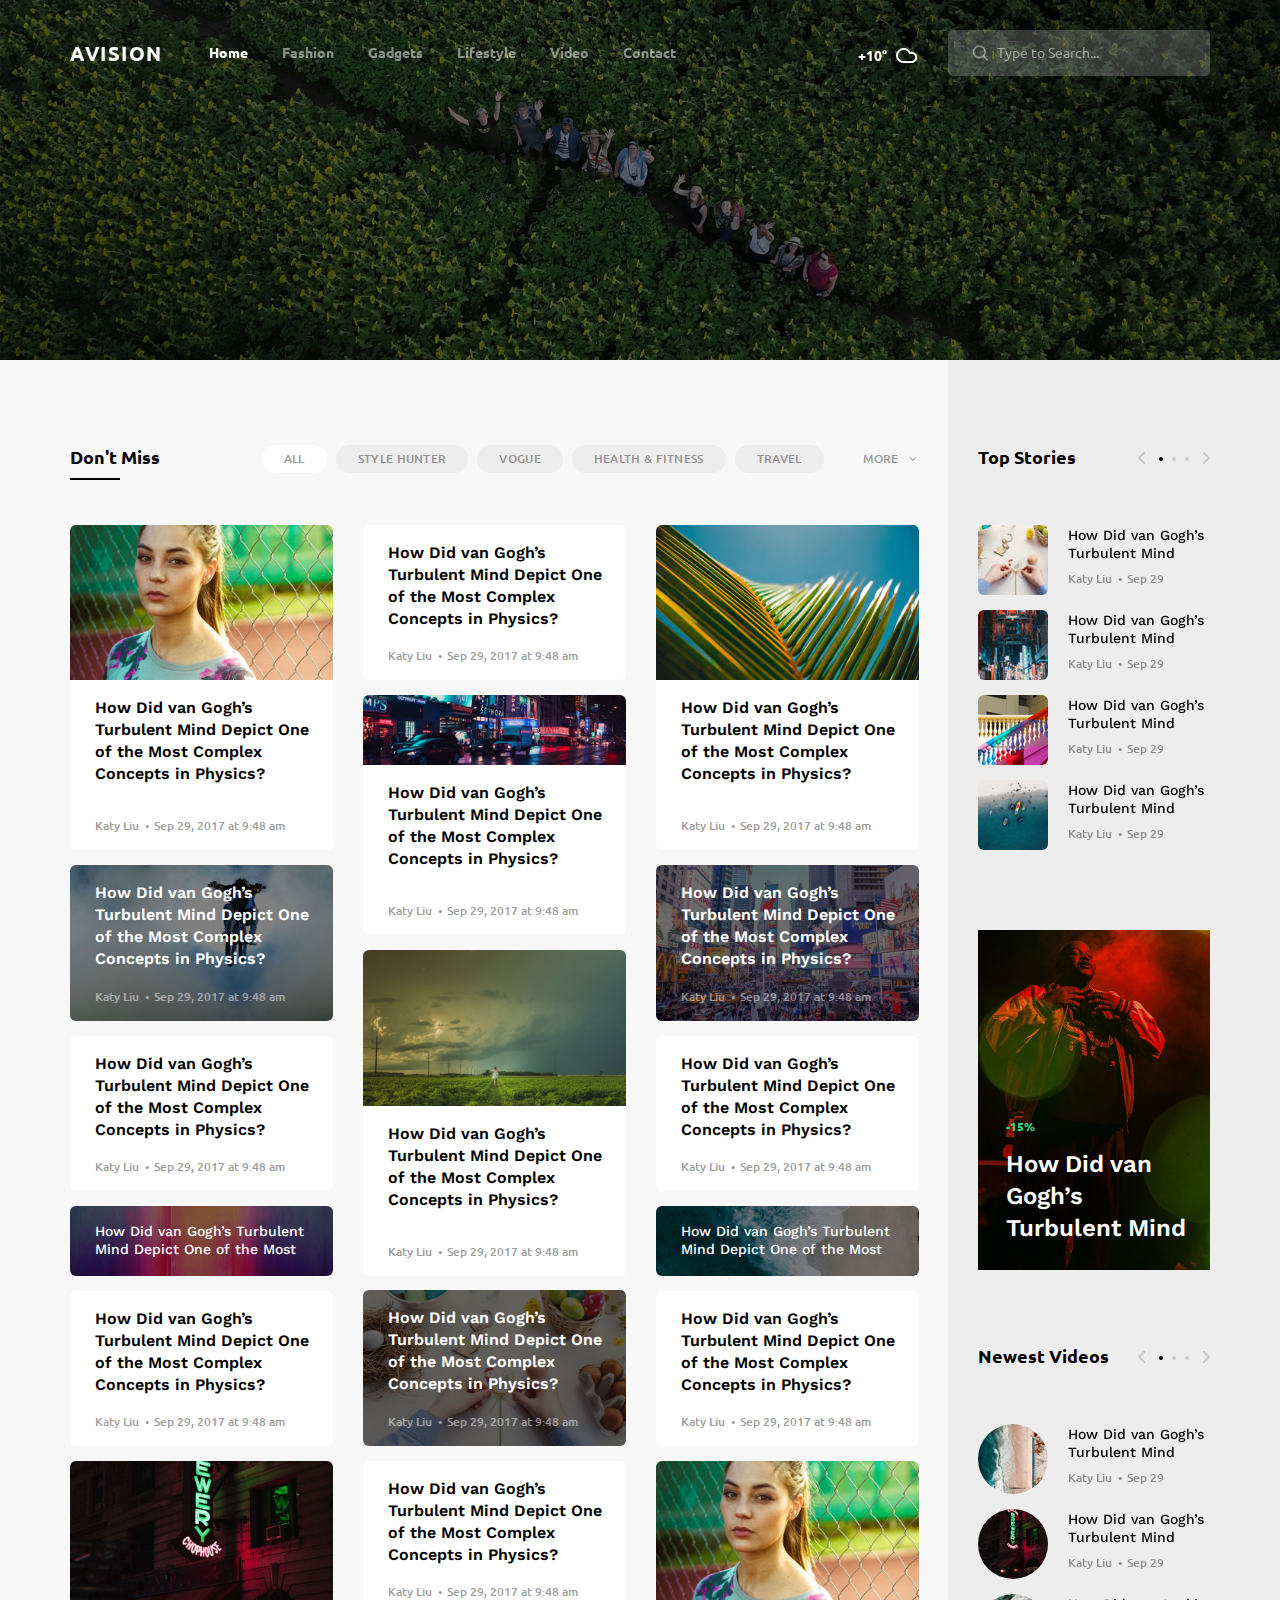
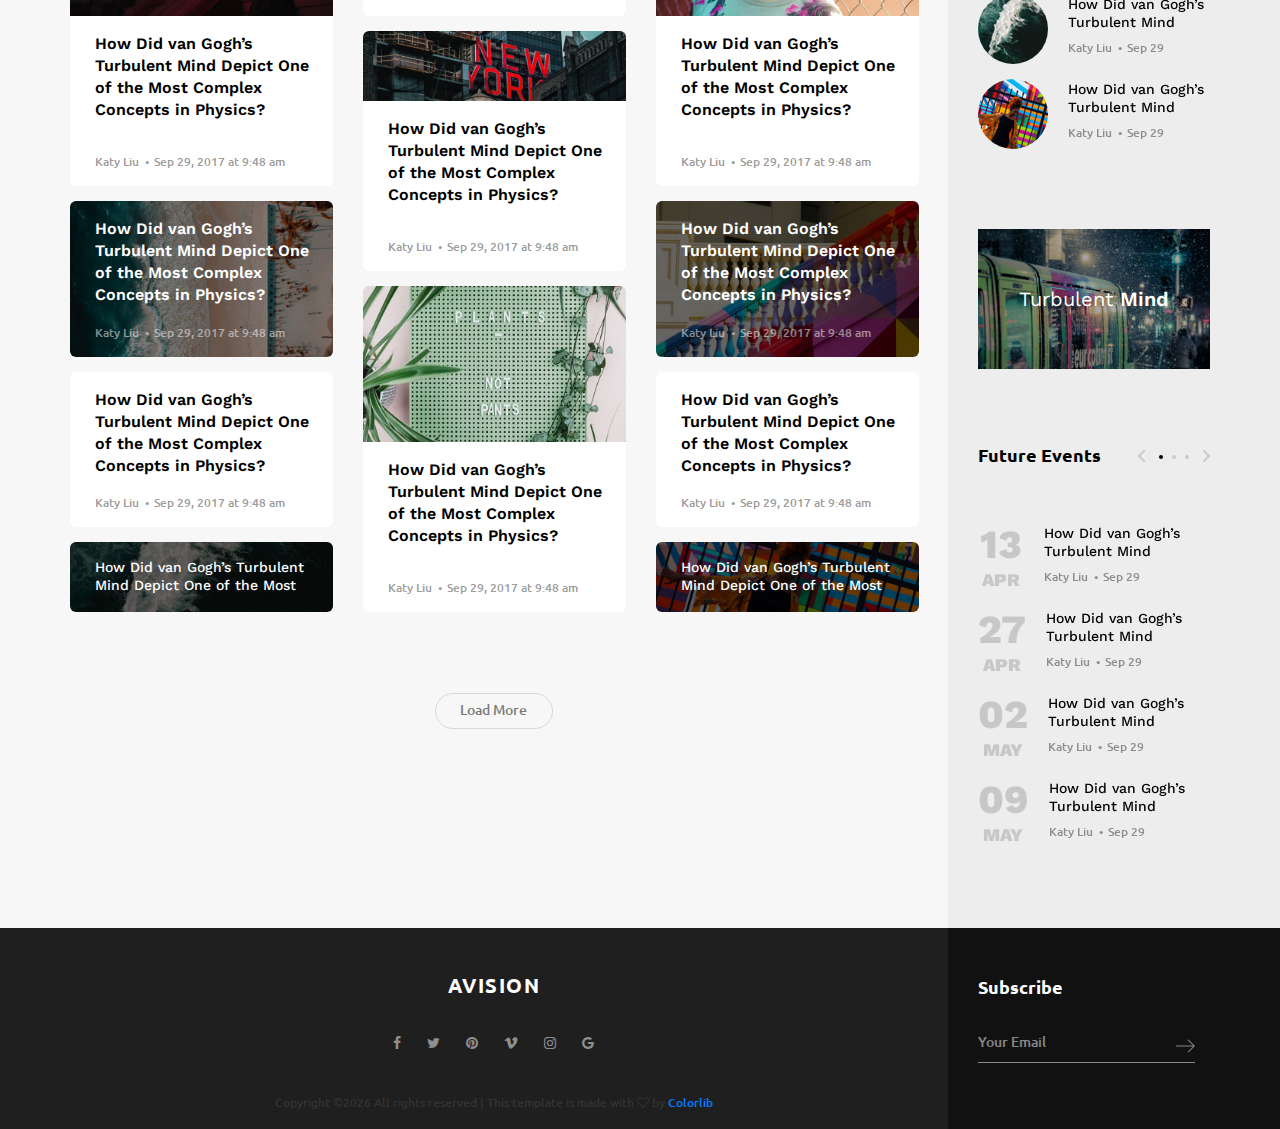
<file: category.html>
<!DOCTYPE html>
<html lang="en">
<head>
<title>Category</title>
<meta charset="utf-8">
<meta http-equiv="X-UA-Compatible" content="IE=edge">
<meta name="description" content="Demo project">
<meta name="viewport" content="width=device-width, initial-scale=1">
<link rel="stylesheet" type="text/css" href="styles/bootstrap4/bootstrap.min.css">
<link href="plugins/font-awesome-4.7.0/css/font-awesome.min.css" rel="stylesheet" type="text/css">
<link rel="stylesheet" type="text/css" href="plugins/OwlCarousel2-2.2.1/owl.carousel.css">
<link rel="stylesheet" type="text/css" href="plugins/OwlCarousel2-2.2.1/owl.theme.default.css">
<link rel="stylesheet" type="text/css" href="plugins/OwlCarousel2-2.2.1/animate.css">
<link rel="stylesheet" type="text/css" href="plugins/jquery.mb.YTPlayer-3.1.12/jquery.mb.YTPlayer.css">
<link rel="stylesheet" type="text/css" href="styles/category.css">
<link rel="stylesheet" type="text/css" href="styles/category_responsive.css">
</head>
<body>

<div class="super_container">

	<!-- Header -->

	<header class="header">
		<div class="container">
			<div class="row">
				<div class="col">
					<div class="header_content d-flex flex-row align-items-center justify-content-start">
						<div class="logo"><a href="#">avision</a></div>
						<nav class="main_nav">
							<ul>
								<li class="active"><a href="index.html">Home</a></li>
								<li><a href="#">Fashion</a></li>
								<li><a href="#">Gadgets</a></li>
								<li><a href="#">Lifestyle</a></li>
								<li><a href="#">Video</a></li>
								<li><a href="contact.html">Contact</a></li>
							</ul>
						</nav>
						<div class="search_container ml-auto">
							<div class="weather">
								<div class="temperature">+10°</div>
								<img class="weather_icon" src="images/cloud.png" alt="">
							</div>
							<form action="#">
								<input type="search" class="header_search_input" required="required" placeholder="Type to Search...">
								<img class="header_search_icon" src="images/search.png" alt="">
							</form>
							
						</div>
						<div class="hamburger ml-auto menu_mm">
							<i class="fa fa-bars trans_200 menu_mm" aria-hidden="true"></i>
						</div>
					</div>
				</div>
			</div>
		</div>
	</header>

	<!-- Menu -->

	<div class="menu d-flex flex-column align-items-end justify-content-start text-right menu_mm trans_400">
		<div class="menu_close_container"><div class="menu_close"><div></div><div></div></div></div>
		<div class="logo menu_mm"><a href="#">Avision</a></div>
		<div class="search">
			<form action="#">
				<input type="search" class="header_search_input menu_mm" required="required" placeholder="Type to Search...">
				<img class="header_search_icon menu_mm" src="images/search_2.png" alt="">
			</form>
		</div>
		<nav class="menu_nav">
			<ul class="menu_mm">
				<li class="menu_mm"><a href="index.html">home</a></li>
				<li class="menu_mm"><a href="#">Fashion</a></li>
				<li class="menu_mm"><a href="#">Gadgets</a></li>
				<li class="menu_mm"><a href="#">Lifestyle</a></li>
				<li class="menu_mm"><a href="#">Video</a></li>
				<li class="menu_mm"><a href="contact.html">Contact</a></li>
			</ul>
		</nav>
	</div>
	
	<!-- Home -->

	<div class="home">
		<div class="home_background parallax-window" data-parallax="scroll" data-image-src="images/category.jpg" data-speed="0.8"></div>
	</div>
	
	<!-- Page Content -->

	<div class="page_content">
		<div class="container">
			<div class="row row-lg-eq-height">

				<!-- Main Content -->

				<div class="col-lg-9">
					<div class="main_content">

						<!-- Category -->

						<div class="category">
							<div class="section_panel d-flex flex-row align-items-center justify-content-start">
								<div class="section_title">Don't Miss</div>
								<div class="section_tags ml-auto">
									<ul>
										<li class="active"><a href="category.html">all</a></li>
										<li><a href="category.html">style hunter</a></li>
										<li><a href="category.html">vogue</a></li>
										<li><a href="category.html">health & fitness</a></li>
										<li><a href="category.html">travel</a></li>
									</ul>
								</div>
								<div class="section_panel_more">
									<ul>
										<li>more
											<ul>
												<li><a href="category.html">new look 2018</a></li>
												<li><a href="category.html">street fashion</a></li>
												<li><a href="category.html">business</a></li>
												<li><a href="category.html">recipes</a></li>
												<li><a href="category.html">sport</a></li>
												<li><a href="category.html">celebrities</a></li>
											</ul>
										</li>
									</ul>
								</div>
							</div>
							<div class="section_content">
								<div class="grid clearfix">

									<!-- Small Card With Image -->
									<div class="card card_small_with_image grid-item">
										<img class="card-img-top" src="images/post_10.jpg" alt="">
										<div class="card-body">
											<div class="card-title card-title-small"><a href="post.html">How Did van Gogh’s Turbulent Mind Depict One of the Most Complex Concepts in Physics?</a></div>
											<small class="post_meta"><a href="#">Katy Liu</a><span>Sep 29, 2017 at 9:48 am</span></small>
										</div>
									</div>

									<!-- Small Card Without Image -->
									<div class="card card_default card_small_no_image grid-item">
										<div class="card-body">
											<div class="card-title card-title-small"><a href="post.html">How Did van Gogh’s Turbulent Mind Depict One of the Most Complex Concepts in Physics?</a></div>
											<small class="post_meta"><a href="#">Katy Liu</a><span>Sep 29, 2017 at 9:48 am</span></small>
										</div>
									</div>

									<!-- Small Card With Image -->
									<div class="card card_small_with_image grid-item">
										<img class="card-img-top" src="images/post_15.jpg" alt="">
										<div class="card-body">
											<div class="card-title card-title-small"><a href="post.html">How Did van Gogh’s Turbulent Mind Depict One of the Most Complex Concepts in Physics?</a></div>
											<small class="post_meta"><a href="#">Katy Liu</a><span>Sep 29, 2017 at 9:48 am</span></small>
										</div>
									</div>

									<!-- Small Card With Image -->
									<div class="card card_small_with_image grid-item">
										<img class="card-img-top" src="images/post_13.jpg" alt="https://unsplash.com/@jakobowens1">
										<div class="card-body">
											<div class="card-title card-title-small"><a href="post.html">How Did van Gogh’s Turbulent Mind Depict One of the Most Complex Concepts in Physics?</a></div>
											<small class="post_meta"><a href="#">Katy Liu</a><span>Sep 29, 2017 at 9:48 am</span></small>
										</div>
									</div>

									<!-- Small Card With Background -->
									<div class="card card_default card_small_with_background grid-item">
										<div class="card_background" style="background-image:url(images/post_11.jpg)"></div>
										<div class="card-body">
											<div class="card-title card-title-small"><a href="post.html">How Did van Gogh’s Turbulent Mind Depict One of the Most Complex Concepts in Physics?</a></div>
											<small class="post_meta"><a href="#">Katy Liu</a><span>Sep 29, 2017 at 9:48 am</span></small>
										</div>
									</div>

									<!-- Small Card With Background -->
									<div class="card card_default card_small_with_background grid-item">
										<div class="card_background" style="background-image:url(images/post_16.jpg)"></div>
										<div class="card-body">
											<div class="card-title card-title-small"><a href="post.html">How Did van Gogh’s Turbulent Mind Depict One of the Most Complex Concepts in Physics?</a></div>
											<small class="post_meta"><a href="#">Katy Liu</a><span>Sep 29, 2017 at 9:48 am</span></small>
										</div>
									</div>

									<!-- Small Card With Image -->
									<div class="card card_small_with_image grid-item">
										<img class="card-img-top" src="images/post_14.jpg" alt="">
										<div class="card-body">
											<div class="card-title card-title-small"><a href="post.html">How Did van Gogh’s Turbulent Mind Depict One of the Most Complex Concepts in Physics?</a></div>
											<small class="post_meta"><a href="#">Katy Liu</a><span>Sep 29, 2017 at 9:48 am</span></small>
										</div>
									</div>

									<!-- Small Card Without Image -->
									<div class="card card_default card_small_no_image grid-item">
										<div class="card-body">
											<div class="card-title card-title-small"><a href="post.html">How Did van Gogh’s Turbulent Mind Depict One of the Most Complex Concepts in Physics?</a></div>
											<small class="post_meta"><a href="#">Katy Liu</a><span>Sep 29, 2017 at 9:48 am</span></small>
										</div>
									</div>

									<!-- Small Card Without Image -->
									<div class="card card_default card_small_no_image grid-item">
										<div class="card-body">
											<div class="card-title card-title-small"><a href="post.html">How Did van Gogh’s Turbulent Mind Depict One of the Most Complex Concepts in Physics?</a></div>
											<small class="post_meta"><a href="#">Katy Liu</a><span>Sep 29, 2017 at 9:48 am</span></small>
										</div>
									</div>

									<!-- Default Card With Background -->
									<div class="card card_default card_default_with_background grid-item">
										<div class="card_background" style="background-image:url(images/post_12.jpg)"></div>
										<div class="card-body">
											<div class="card-title card-title-small"><a href="post.html">How Did van Gogh’s Turbulent Mind Depict One of the Most</a></div>
										</div>
									</div>

									<!-- Default Card With Background -->
									<div class="card card_default card_default_with_background grid-item">
										<div class="card_background" style="background-image:url(images/post_6.jpg)"></div>
										<div class="card-body">
											<div class="card-title card-title-small"><a href="post.html">How Did van Gogh’s Turbulent Mind Depict One of the Most</a></div>
										</div>
									</div>

									<!-- Small Card With Background -->
									<div class="card card_default card_small_with_background grid-item">
										<div class="card_background" style="background-image:url(images/post_19.jpg)"></div>
										<div class="card-body">
											<div class="card-title card-title-small"><a href="post.html">How Did van Gogh’s Turbulent Mind Depict One of the Most Complex Concepts in Physics?</a></div>
											<small class="post_meta"><a href="#">Katy Liu</a><span>Sep 29, 2017 at 9:48 am</span></small>
										</div>
									</div>

									<!-- Small Card Without Image -->
									<div class="card card_default card_small_no_image grid-item">
										<div class="card-body">
											<div class="card-title card-title-small"><a href="post.html">How Did van Gogh’s Turbulent Mind Depict One of the Most Complex Concepts in Physics?</a></div>
											<small class="post_meta"><a href="#">Katy Liu</a><span>Sep 29, 2017 at 9:48 am</span></small>
										</div>
									</div>

									<!-- Small Card Without Image -->
									<div class="card card_default card_small_no_image grid-item">
										<div class="card-body">
											<div class="card-title card-title-small"><a href="post.html">How Did van Gogh’s Turbulent Mind Depict One of the Most Complex Concepts in Physics?</a></div>
											<small class="post_meta"><a href="#">Katy Liu</a><span>Sep 29, 2017 at 9:48 am</span></small>
										</div>
									</div>

									<!-- Small Card With Image -->
									<div class="card card_small_with_image grid-item">
										<img class="card-img-top" src="images/post_5.jpg" alt="">
										<div class="card-body">
											<div class="card-title card-title-small"><a href="post.html">How Did van Gogh’s Turbulent Mind Depict One of the Most Complex Concepts in Physics?</a></div>
											<small class="post_meta"><a href="#">Katy Liu</a><span>Sep 29, 2017 at 9:48 am</span></small>
										</div>
									</div>

									<!-- Small Card With Image -->
									<div class="card card_small_with_image grid-item">
										<img class="card-img-top" src="images/post_10.jpg" alt="">
										<div class="card-body">
											<div class="card-title card-title-small"><a href="post.html">How Did van Gogh’s Turbulent Mind Depict One of the Most Complex Concepts in Physics?</a></div>
											<small class="post_meta"><a href="#">Katy Liu</a><span>Sep 29, 2017 at 9:48 am</span></small>
										</div>
									</div>

									<!-- Small Card Without Image -->
									<div class="card card_default card_small_no_image grid-item">
										<div class="card-body">
											<div class="card-title card-title-small"><a href="post.html">How Did van Gogh’s Turbulent Mind Depict One of the Most Complex Concepts in Physics?</a></div>
											<small class="post_meta"><a href="#">Katy Liu</a><span>Sep 29, 2017 at 9:48 am</span></small>
										</div>
									</div>

									<!-- Small Card With Image -->
									<div class="card card_small_with_image grid-item">
										<img class="card-img-top" src="images/post_20.jpg" alt="https://unsplash.com/@jakobowens1">
										<div class="card-body">
											<div class="card-title card-title-small"><a href="post.html">How Did van Gogh’s Turbulent Mind Depict One of the Most Complex Concepts in Physics?</a></div>
											<small class="post_meta"><a href="#">Katy Liu</a><span>Sep 29, 2017 at 9:48 am</span></small>
										</div>
									</div>

									<!-- Small Card With Background -->
									<div class="card card_default card_small_with_background grid-item">
										<div class="card_background" style="background-image:url(images/post_4.jpg)"></div>
										<div class="card-body">
											<div class="card-title card-title-small"><a href="post.html">How Did van Gogh’s Turbulent Mind Depict One of the Most Complex Concepts in Physics?</a></div>
											<small class="post_meta"><a href="#">Katy Liu</a><span>Sep 29, 2017 at 9:48 am</span></small>
										</div>
									</div>

									<!-- Small Card With Background -->
									<div class="card card_default card_small_with_background grid-item">
										<div class="card_background" style="background-image:url(images/post_21.jpg)"></div>
										<div class="card-body">
											<div class="card-title card-title-small"><a href="post.html">How Did van Gogh’s Turbulent Mind Depict One of the Most Complex Concepts in Physics?</a></div>
											<small class="post_meta"><a href="#">Katy Liu</a><span>Sep 29, 2017 at 9:48 am</span></small>
										</div>
									</div>

									<!-- Small Card With Image -->
									<div class="card card_small_with_image grid-item">
										<img class="card-img-top" src="images/post_22.jpg" alt="">
										<div class="card-body">
											<div class="card-title card-title-small"><a href="post.html">How Did van Gogh’s Turbulent Mind Depict One of the Most Complex Concepts in Physics?</a></div>
											<small class="post_meta"><a href="#">Katy Liu</a><span>Sep 29, 2017 at 9:48 am</span></small>
										</div>
									</div>

									<!-- Small Card Without Image -->
									<div class="card card_default card_small_no_image grid-item">
										<div class="card-body">
											<div class="card-title card-title-small"><a href="post.html">How Did van Gogh’s Turbulent Mind Depict One of the Most Complex Concepts in Physics?</a></div>
											<small class="post_meta"><a href="#">Katy Liu</a><span>Sep 29, 2017 at 9:48 am</span></small>
										</div>
									</div>

									<!-- Small Card Without Image -->
									<div class="card card_default card_small_no_image grid-item">
										<div class="card-body">
											<div class="card-title card-title-small"><a href="post.html">How Did van Gogh’s Turbulent Mind Depict One of the Most Complex Concepts in Physics?</a></div>
											<small class="post_meta"><a href="#">Katy Liu</a><span>Sep 29, 2017 at 9:48 am</span></small>
										</div>
									</div>

									<!-- Default Card With Background -->
									<div class="card card_default card_default_with_background grid-item">
										<div class="card_background" style="background-image:url(images/post_23.jpg)"></div>
										<div class="card-body">
											<div class="card-title card-title-small"><a href="post.html">How Did van Gogh’s Turbulent Mind Depict One of the Most</a></div>
										</div>
									</div>

									<!-- Default Card With Background -->
									<div class="card card_default card_default_with_background grid-item">
										<div class="card_background" style="background-image:url(images/post_24.jpg)"></div>
										<div class="card-body">
											<div class="card-title card-title-small"><a href="post.html">How Did van Gogh’s Turbulent Mind Depict One of the Most</a></div>
										</div>
									</div>

								</div>
							</div>
						</div>

					</div>
					<div class="load_more">
						<div id="load_more" class="load_more_button text-center trans_200">Load More</div>
					</div>
				</div>

				<!-- Sidebar -->

				<div class="col-lg-3">
					<div class="sidebar">
						<div class="sidebar_background"></div>

						<!-- Top Stories -->

						<div class="sidebar_section">
							<div class="sidebar_title_container">
								<div class="sidebar_title">Top Stories</div>
								<div class="sidebar_slider_nav">
									<div class="custom_nav_container sidebar_slider_nav_container">
										<div class="custom_prev custom_prev_top">
											<svg version="1.1" xmlns="http://www.w3.org/2000/svg" xmlns:xlink="http://www.w3.org/1999/xlink" x="0px" y="0px"
												 width="7px" height="12px" viewBox="0 0 7 12" enable-background="new 0 0 7 12" xml:space="preserve">
												<polyline fill="#bebebe" points="0,5.61 5.609,0 7,0 7,1.438 2.438,6 7,10.563 7,12 5.609,12 -0.002,6.39 "/>
											</svg>
										</div>
								        <ul id="custom_dots" class="custom_dots custom_dots_top">
											<li class="custom_dot custom_dot_top active"><span></span></li>
											<li class="custom_dot custom_dot_top"><span></span></li>
											<li class="custom_dot custom_dot_top"><span></span></li>
										</ul>
										<div class="custom_next custom_next_top">
											<svg version="1.1" xmlns="http://www.w3.org/2000/svg" xmlns:xlink="http://www.w3.org/1999/xlink" x="0px" y="0px"
												 width="7px" height="12px" viewBox="0 0 7 12" enable-background="new 0 0 7 12" xml:space="preserve">
												<polyline fill="#bebebe" points="6.998,6.39 1.389,12 -0.002,12 -0.002,10.562 4.561,6 -0.002,1.438 -0.002,0 1.389,0 7,5.61 "/>
											</svg>
										</div>
									</div>
								</div>
							</div>
							<div class="sidebar_section_content">

								<!-- Top Stories Slider -->
								<div class="sidebar_slider_container">
									<div class="owl-carousel owl-theme sidebar_slider_top">

										<!-- Top Stories Slider Item -->
										<div class="owl-item">

											<!-- Sidebar Post -->
											<div class="side_post">
												<a href="post.html">
													<div class="d-flex flex-row align-items-xl-center align-items-start justify-content-start">
														<div class="side_post_image"><div><img src="images/top_1.jpg" alt=""></div></div>
														<div class="side_post_content">
															<div class="side_post_title">How Did van Gogh’s Turbulent Mind</div>
															<small class="post_meta">Katy Liu<span>Sep 29</span></small>
														</div>
													</div>
												</a>
											</div>

											<!-- Sidebar Post -->
											<div class="side_post">
												<a href="post.html">
													<div class="d-flex flex-row align-items-xl-center align-items-start justify-content-start">
														<div class="side_post_image"><div><img src="images/top_2.jpg" alt=""></div></div>
														<div class="side_post_content">
															<div class="side_post_title">How Did van Gogh’s Turbulent Mind</div>
															<small class="post_meta">Katy Liu<span>Sep 29</span></small>
														</div>
													</div>
												</a>
											</div>

											<!-- Sidebar Post -->
											<div class="side_post">
												<a href="post.html">
													<div class="d-flex flex-row align-items-xl-center align-items-start justify-content-start">
														<div class="side_post_image"><div><img src="images/top_3.jpg" alt=""></div></div>
														<div class="side_post_content">
															<div class="side_post_title">How Did van Gogh’s Turbulent Mind</div>
															<small class="post_meta">Katy Liu<span>Sep 29</span></small>
														</div>
													</div>
												</a>
											</div>

											<!-- Sidebar Post -->
											<div class="side_post">
												<a href="post.html">
													<div class="d-flex flex-row align-items-xl-center align-items-start justify-content-start">
														<div class="side_post_image"><div><img src="images/top_4.jpg" alt=""></div></div>
														<div class="side_post_content">
															<div class="side_post_title">How Did van Gogh’s Turbulent Mind</div>
															<small class="post_meta">Katy Liu<span>Sep 29</span></small>
														</div>
													</div>
												</a>
											</div>

										</div>

										<!-- Top Stories Slider Item -->
										<div class="owl-item">

											<!-- Sidebar Post -->
											<div class="side_post">
												<a href="post.html">
													<div class="d-flex flex-row align-items-xl-center align-items-start justify-content-start">
														<div class="side_post_image"><div><img src="images/top_1.jpg" alt=""></div></div>
														<div class="side_post_content">
															<div class="side_post_title">How Did van Gogh’s Turbulent Mind</div>
															<small class="post_meta">Katy Liu<span>Sep 29</span></small>
														</div>
													</div>
												</a>
											</div>

											<!-- Sidebar Post -->
											<div class="side_post">
												<a href="post.html">
													<div class="d-flex flex-row align-items-xl-center align-items-start justify-content-start">
														<div class="side_post_image"><div><img src="images/top_2.jpg" alt=""></div></div>
														<div class="side_post_content">
															<div class="side_post_title">How Did van Gogh’s Turbulent Mind</div>
															<small class="post_meta">Katy Liu<span>Sep 29</span></small>
														</div>
													</div>
												</a>
											</div>

											<!-- Sidebar Post -->
											<div class="side_post">
												<a href="post.html">
													<div class="d-flex flex-row align-items-xl-center align-items-start justify-content-start">
														<div class="side_post_image"><div><img src="images/top_3.jpg" alt=""></div></div>
														<div class="side_post_content">
															<div class="side_post_title">How Did van Gogh’s Turbulent Mind</div>
															<small class="post_meta">Katy Liu<span>Sep 29</span></small>
														</div>
													</div>
												</a>
											</div>

											<!-- Sidebar Post -->
											<div class="side_post">
												<a href="post.html">
													<div class="d-flex flex-row align-items-xl-center align-items-start justify-content-start">
														<div class="side_post_image"><div><img src="images/top_4.jpg" alt=""></div></div>
														<div class="side_post_content">
															<div class="side_post_title">How Did van Gogh’s Turbulent Mind</div>
															<small class="post_meta">Katy Liu<span>Sep 29</span></small>
														</div>
													</div>
												</a>
											</div>

										</div>

										<!-- Top Stories Slider Item -->
										<div class="owl-item">

											<!-- Sidebar Post -->
											<div class="side_post">
												<a href="post.html">
													<div class="d-flex flex-row align-items-xl-center align-items-start justify-content-start">
														<div class="side_post_image"><div><img src="images/top_1.jpg" alt=""></div></div>
														<div class="side_post_content">
															<div class="side_post_title">How Did van Gogh’s Turbulent Mind</div>
															<small class="post_meta">Katy Liu<span>Sep 29</span></small>
														</div>
													</div>
												</a>
											</div>

											<!-- Sidebar Post -->
											<div class="side_post">
												<a href="post.html">
													<div class="d-flex flex-row align-items-xl-center align-items-start justify-content-start">
														<div class="side_post_image"><div><img src="images/top_2.jpg" alt=""></div></div>
														<div class="side_post_content">
															<div class="side_post_title">How Did van Gogh’s Turbulent Mind</div>
															<small class="post_meta">Katy Liu<span>Sep 29</span></small>
														</div>
													</div>
												</a>
											</div>

											<!-- Sidebar Post -->
											<div class="side_post">
												<a href="post.html">
													<div class="d-flex flex-row align-items-xl-center align-items-start justify-content-start">
														<div class="side_post_image"><div><img src="images/top_3.jpg" alt=""></div></div>
														<div class="side_post_content">
															<div class="side_post_title">How Did van Gogh’s Turbulent Mind</div>
															<small class="post_meta">Katy Liu<span>Sep 29</span></small>
														</div>
													</div>
												</a>
											</div>

											<!-- Sidebar Post -->
											<div class="side_post">
												<a href="post.html">
													<div class="d-flex flex-row align-items-xl-center align-items-start justify-content-start">
														<div class="side_post_image"><div><img src="images/top_4.jpg" alt=""></div></div>
														<div class="side_post_content">
															<div class="side_post_title">How Did van Gogh’s Turbulent Mind</div>
															<small class="post_meta">Katy Liu<span>Sep 29</span></small>
														</div>
													</div>
												</a>
											</div>

										</div>

									</div>
								</div>
							</div>
						</div>

						<!-- Advertising -->

						<div class="sidebar_section">
							<div class="advertising">
								<div class="advertising_background" style="background-image:url(images/post_17.jpg)"></div>
								<div class="advertising_content d-flex flex-column align-items-start justify-content-end">
									<div class="advertising_perc">-15%</div>
									<div class="advertising_link"><a href="#">How Did van Gogh’s Turbulent Mind</a></div>
								</div>
							</div>
						</div>

						<!-- Newest Videos -->

						<div class="sidebar_section newest_videos">
							<div class="sidebar_title_container">
								<div class="sidebar_title">Newest Videos</div>
								<div class="sidebar_slider_nav">
									<div class="custom_nav_container sidebar_slider_nav_container">
										<div class="custom_prev custom_prev_vid">
											<svg version="1.1" xmlns="http://www.w3.org/2000/svg" xmlns:xlink="http://www.w3.org/1999/xlink" x="0px" y="0px"
												 width="7px" height="12px" viewBox="0 0 7 12" enable-background="new 0 0 7 12" xml:space="preserve">
												<polyline fill="#bebebe" points="0,5.61 5.609,0 7,0 7,1.438 2.438,6 7,10.563 7,12 5.609,12 -0.002,6.39 "/>
											</svg>
										</div>
								        <ul id="custom_dots" class="custom_dots custom_dots_vid">
											<li class="custom_dot custom_dot_vid active"><span></span></li>
											<li class="custom_dot custom_dot_vid"><span></span></li>
											<li class="custom_dot custom_dot_vid"><span></span></li>
										</ul>
										<div class="custom_next custom_next_vid">
											<svg version="1.1" xmlns="http://www.w3.org/2000/svg" xmlns:xlink="http://www.w3.org/1999/xlink" x="0px" y="0px"
												 width="7px" height="12px" viewBox="0 0 7 12" enable-background="new 0 0 7 12" xml:space="preserve">
												<polyline fill="#bebebe" points="6.998,6.39 1.389,12 -0.002,12 -0.002,10.562 4.561,6 -0.002,1.438 -0.002,0 1.389,0 7,5.61 "/>
											</svg>
										</div>
									</div>
								</div>
							</div>
							<div class="sidebar_section_content">

								<!-- Sidebar Slider -->
								<div class="sidebar_slider_container">
									<div class="owl-carousel owl-theme sidebar_slider_vid">

										<!-- Newest Videos Slider Item -->
										<div class="owl-item">

											<!-- Newest Videos Post -->
											<div class="side_post">
												<a href="post.html">
													<div class="d-flex flex-row align-items-xl-center align-items-start justify-content-start">
														<div class="side_post_image"><div><img src="images/vid_1.jpg" alt=""></div></div>
														<div class="side_post_content">
															<div class="side_post_title">How Did van Gogh’s Turbulent Mind</div>
															<small class="post_meta">Katy Liu<span>Sep 29</span></small>
														</div>
													</div>
												</a>
											</div>

											<!-- Newest Videos Post -->
											<div class="side_post">
												<a href="post.html">
													<div class="d-flex flex-row align-items-xl-center align-items-start justify-content-start">
														<div class="side_post_image"><div><img src="images/vid_2.jpg" alt=""></div></div>
														<div class="side_post_content">
															<div class="side_post_title">How Did van Gogh’s Turbulent Mind</div>
															<small class="post_meta">Katy Liu<span>Sep 29</span></small>
														</div>
													</div>
												</a>
											</div>

											<!-- Newest Videos Post -->
											<div class="side_post">
												<a href="post.html">
													<div class="d-flex flex-row align-items-xl-center align-items-start justify-content-start">
														<div class="side_post_image"><div><img src="images/vid_3.jpg" alt=""></div></div>
														<div class="side_post_content">
															<div class="side_post_title">How Did van Gogh’s Turbulent Mind</div>
															<small class="post_meta">Katy Liu<span>Sep 29</span></small>
														</div>
													</div>
												</a>
											</div>

											<!-- Newest Videos Post -->
											<div class="side_post">
												<a href="post.html">
													<div class="d-flex flex-row align-items-xl-center align-items-start justify-content-start">
														<div class="side_post_image"><div><img src="images/vid_4.jpg" alt=""></div></div>
														<div class="side_post_content">
															<div class="side_post_title">How Did van Gogh’s Turbulent Mind</div>
															<small class="post_meta">Katy Liu<span>Sep 29</span></small>
														</div>
													</div>
												</a>
											</div>

										</div>

										<!-- Newest Videos Slider Item -->
										<div class="owl-item">

											<!-- Newest Videos Post -->
											<div class="side_post">
												<a href="post.html">
													<div class="d-flex flex-row align-items-xl-center align-items-start justify-content-start">
														<div class="side_post_image"><div><img src="images/vid_1.jpg" alt=""></div></div>
														<div class="side_post_content">
															<div class="side_post_title">How Did van Gogh’s Turbulent Mind</div>
															<small class="post_meta">Katy Liu<span>Sep 29</span></small>
														</div>
													</div>
												</a>
											</div>

											<!-- Newest Videos Post -->
											<div class="side_post">
												<a href="post.html">
													<div class="d-flex flex-row align-items-xl-center align-items-start justify-content-start">
														<div class="side_post_image"><div><img src="images/vid_2.jpg" alt=""></div></div>
														<div class="side_post_content">
															<div class="side_post_title">How Did van Gogh’s Turbulent Mind</div>
															<small class="post_meta">Katy Liu<span>Sep 29</span></small>
														</div>
													</div>
												</a>
											</div>

											<!-- Newest Videos Post -->
											<div class="side_post">
												<a href="post.html">
													<div class="d-flex flex-row align-items-xl-center align-items-start justify-content-start">
														<div class="side_post_image"><div><img src="images/vid_3.jpg" alt=""></div></div>
														<div class="side_post_content">
															<div class="side_post_title">How Did van Gogh’s Turbulent Mind</div>
															<small class="post_meta">Katy Liu<span>Sep 29</span></small>
														</div>
													</div>
												</a>
											</div>

											<!-- Newest Videos Post -->
											<div class="side_post">
												<a href="post.html">
													<div class="d-flex flex-row align-items-xl-center align-items-start justify-content-start">
														<div class="side_post_image"><div><img src="images/vid_4.jpg" alt=""></div></div>
														<div class="side_post_content">
															<div class="side_post_title">How Did van Gogh’s Turbulent Mind</div>
															<small class="post_meta">Katy Liu<span>Sep 29</span></small>
														</div>
													</div>
												</a>
											</div>

										</div>

										<!-- Newest Videos Slider Item -->
										<div class="owl-item">

											<!-- Newest Videos Post -->
											<div class="side_post">
												<a href="post.html">
													<div class="d-flex flex-row align-items-xl-center align-items-start justify-content-start">
														<div class="side_post_image"><div><img src="images/vid_1.jpg" alt=""></div></div>
														<div class="side_post_content">
															<div class="side_post_title">How Did van Gogh’s Turbulent Mind</div>
															<small class="post_meta">Katy Liu<span>Sep 29</span></small>
														</div>
													</div>
												</a>
											</div>

											<!-- Newest Videos Post -->
											<div class="side_post">
												<a href="post.html">
													<div class="d-flex flex-row align-items-xl-center align-items-start justify-content-start">
														<div class="side_post_image"><div><img src="images/vid_2.jpg" alt=""></div></div>
														<div class="side_post_content">
															<div class="side_post_title">How Did van Gogh’s Turbulent Mind</div>
															<small class="post_meta">Katy Liu<span>Sep 29</span></small>
														</div>
													</div>
												</a>
											</div>

											<!-- Newest Videos Post -->
											<div class="side_post">
												<a href="post.html">
													<div class="d-flex flex-row align-items-xl-center align-items-start justify-content-start">
														<div class="side_post_image"><div><img src="images/vid_3.jpg" alt=""></div></div>
														<div class="side_post_content">
															<div class="side_post_title">How Did van Gogh’s Turbulent Mind</div>
															<small class="post_meta">Katy Liu<span>Sep 29</span></small>
														</div>
													</div>
												</a>
											</div>

											<!-- Newest Videos Post -->
											<div class="side_post">
												<a href="post.html">
													<div class="d-flex flex-row align-items-xl-center align-items-start justify-content-start">
														<div class="side_post_image"><div><img src="images/vid_4.jpg" alt=""></div></div>
														<div class="side_post_content">
															<div class="side_post_title">How Did van Gogh’s Turbulent Mind</div>
															<small class="post_meta">Katy Liu<span>Sep 29</span></small>
														</div>
													</div>
												</a>
											</div>

										</div>

									</div>
								</div>
							</div>
						</div>

						<!-- Advertising 2 -->

						<div class="sidebar_section">
							<div class="advertising_2">
								<div class="advertising_background" style="background-image:url(images/post_18.jpg)"></div>
								<div class="advertising_2_content d-flex flex-column align-items-center justify-content-center">
									<div class="advertising_2_link"><a href="#">Turbulent <span>Mind</span></a></div>
								</div>
							</div>
						</div>

						<!-- Future Events -->

						<div class="sidebar_section future_events">
							<div class="sidebar_title_container">
								<div class="sidebar_title">Future Events</div>
								<div class="sidebar_slider_nav">
									<div class="custom_nav_container sidebar_slider_nav_container">
										<div class="custom_prev custom_prev_events">
											<svg version="1.1" xmlns="http://www.w3.org/2000/svg" xmlns:xlink="http://www.w3.org/1999/xlink" x="0px" y="0px"
												 width="7px" height="12px" viewBox="0 0 7 12" enable-background="new 0 0 7 12" xml:space="preserve">
												<polyline fill="#bebebe" points="0,5.61 5.609,0 7,0 7,1.438 2.438,6 7,10.563 7,12 5.609,12 -0.002,6.39 "/>
											</svg>
										</div>
								        <ul id="custom_dots" class="custom_dots custom_dots_events">
											<li class="custom_dot custom_dot_events active"><span></span></li>
											<li class="custom_dot custom_dot_events"><span></span></li>
											<li class="custom_dot custom_dot_events"><span></span></li>
										</ul>
										<div class="custom_next custom_next_events">
											<svg version="1.1" xmlns="http://www.w3.org/2000/svg" xmlns:xlink="http://www.w3.org/1999/xlink" x="0px" y="0px"
												 width="7px" height="12px" viewBox="0 0 7 12" enable-background="new 0 0 7 12" xml:space="preserve">
												<polyline fill="#bebebe" points="6.998,6.39 1.389,12 -0.002,12 -0.002,10.562 4.561,6 -0.002,1.438 -0.002,0 1.389,0 7,5.61 "/>
											</svg>
										</div>
									</div>
								</div>
							</div>
							<div class="sidebar_section_content">

								<!-- Sidebar Slider -->
								<div class="sidebar_slider_container">
									<div class="owl-carousel owl-theme sidebar_slider_events">

										<!-- Future Events Slider Item -->
										<div class="owl-item">

											<!-- Future Events Post -->
											<div class="side_post">
												<a href="post.html">
													<div class="d-flex flex-row align-items-xl-center align-items-start justify-content-start">
														<div class="event_date d-flex flex-column align-items-center justify-content-center">
															<div class="event_day">13</div>
															<div class="event_month">apr</div>
														</div>
														<div class="side_post_content">
															<div class="side_post_title">How Did van Gogh’s Turbulent Mind</div>
															<small class="post_meta">Katy Liu<span>Sep 29</span></small>
														</div>
													</div>
												</a>
											</div>

											<!-- Future Events Post -->
											<div class="side_post">
												<a href="post.html">
													<div class="d-flex flex-row align-items-xl-center align-items-start justify-content-start">
														<div class="event_date d-flex flex-column align-items-center justify-content-center">
															<div class="event_day">27</div>
															<div class="event_month">apr</div>
														</div>
														<div class="side_post_content">
															<div class="side_post_title">How Did van Gogh’s Turbulent Mind</div>
															<small class="post_meta">Katy Liu<span>Sep 29</span></small>
														</div>
													</div>
												</a>
											</div>

											<!-- Future Events Post -->
											<div class="side_post">
												<a href="post.html">
													<div class="d-flex flex-row align-items-xl-center align-items-start justify-content-start">
														<div class="event_date d-flex flex-column align-items-center justify-content-center">
															<div class="event_day">02</div>
															<div class="event_month">may</div>
														</div>
														<div class="side_post_content">
															<div class="side_post_title">How Did van Gogh’s Turbulent Mind</div>
															<small class="post_meta">Katy Liu<span>Sep 29</span></small>
														</div>
													</div>
												</a>
											</div>

											<!-- Future Events Post -->
											<div class="side_post">
												<a href="post.html">
													<div class="d-flex flex-row align-items-xl-center align-items-start justify-content-start">
														<div class="event_date d-flex flex-column align-items-center justify-content-center">
															<div class="event_day">09</div>
															<div class="event_month">may</div>
														</div>
														<div class="side_post_content">
															<div class="side_post_title">How Did van Gogh’s Turbulent Mind</div>
															<small class="post_meta">Katy Liu<span>Sep 29</span></small>
														</div>
													</div>
												</a>
											</div>

										</div>

										<!-- Future Events Slider Item -->
										<div class="owl-item">

											<!-- Future Events Post -->
											<div class="side_post">
												<a href="post.html">
													<div class="d-flex flex-row align-items-xl-center align-items-start justify-content-start">
														<div class="event_date d-flex flex-column align-items-center justify-content-center">
															<div class="event_day">13</div>
															<div class="event_month">apr</div>
														</div>
														<div class="side_post_content">
															<div class="side_post_title">How Did van Gogh’s Turbulent Mind</div>
															<small class="post_meta">Katy Liu<span>Sep 29</span></small>
														</div>
													</div>
												</a>
											</div>

											<!-- Future Events Post -->
											<div class="side_post">
												<a href="post.html">
													<div class="d-flex flex-row align-items-xl-center align-items-start justify-content-start">
														<div class="event_date d-flex flex-column align-items-center justify-content-center">
															<div class="event_day">27</div>
															<div class="event_month">apr</div>
														</div>
														<div class="side_post_content">
															<div class="side_post_title">How Did van Gogh’s Turbulent Mind</div>
															<small class="post_meta">Katy Liu<span>Sep 29</span></small>
														</div>
													</div>
												</a>
											</div>

											<!-- Future Events Post -->
											<div class="side_post">
												<a href="post.html">
													<div class="d-flex flex-row align-items-xl-center align-items-start justify-content-start">
														<div class="event_date d-flex flex-column align-items-center justify-content-center">
															<div class="event_day">02</div>
															<div class="event_month">may</div>
														</div>
														<div class="side_post_content">
															<div class="side_post_title">How Did van Gogh’s Turbulent Mind</div>
															<small class="post_meta">Katy Liu<span>Sep 29</span></small>
														</div>
													</div>
												</a>
											</div>

											<!-- Future Events Post -->
											<div class="side_post">
												<a href="post.html">
													<div class="d-flex flex-row align-items-xl-center align-items-start justify-content-start">
														<div class="event_date d-flex flex-column align-items-center justify-content-center">
															<div class="event_day">09</div>
															<div class="event_month">may</div>
														</div>
														<div class="side_post_content">
															<div class="side_post_title">How Did van Gogh’s Turbulent Mind</div>
															<small class="post_meta">Katy Liu<span>Sep 29</span></small>
														</div>
													</div>
												</a>
											</div>

										</div>

										<!-- Future Events Slider Item -->
										<div class="owl-item">

											<!-- Future Events Post -->
											<div class="side_post">
												<a href="post.html">
													<div class="d-flex flex-row align-items-xl-center align-items-start justify-content-start">
														<div class="event_date d-flex flex-column align-items-center justify-content-center">
															<div class="event_day">13</div>
															<div class="event_month">apr</div>
														</div>
														<div class="side_post_content">
															<div class="side_post_title">How Did van Gogh’s Turbulent Mind</div>
															<small class="post_meta">Katy Liu<span>Sep 29</span></small>
														</div>
													</div>
												</a>
											</div>

											<!-- Future Events Post -->
											<div class="side_post">
												<a href="post.html">
													<div class="d-flex flex-row align-items-xl-center align-items-start justify-content-start">
														<div class="event_date d-flex flex-column align-items-center justify-content-center">
															<div class="event_day">27</div>
															<div class="event_month">apr</div>
														</div>
														<div class="side_post_content">
															<div class="side_post_title">How Did van Gogh’s Turbulent Mind</div>
															<small class="post_meta">Katy Liu<span>Sep 29</span></small>
														</div>
													</div>
												</a>
											</div>

											<!-- Future Events Post -->
											<div class="side_post">
												<a href="post.html">
													<div class="d-flex flex-row align-items-xl-center align-items-start justify-content-start">
														<div class="event_date d-flex flex-column align-items-center justify-content-center">
															<div class="event_day">02</div>
															<div class="event_month">may</div>
														</div>
														<div class="side_post_content">
															<div class="side_post_title">How Did van Gogh’s Turbulent Mind</div>
															<small class="post_meta">Katy Liu<span>Sep 29</span></small>
														</div>
													</div>
												</a>
											</div>

											<!-- Future Events Post -->
											<div class="side_post">
												<a href="post.html">
													<div class="d-flex flex-row align-items-xl-center align-items-start justify-content-start">
														<div class="event_date d-flex flex-column align-items-center justify-content-center">
															<div class="event_day">09</div>
															<div class="event_month">may</div>
														</div>
														<div class="side_post_content">
															<div class="side_post_title">How Did van Gogh’s Turbulent Mind</div>
															<small class="post_meta">Katy Liu<span>Sep 29</span></small>
														</div>
													</div>
												</a>
											</div>

										</div>

									</div>
								</div>
							</div>
						</div>

					</div>
				</div>

			</div>
		</div>
	</div>

	<!-- Footer -->

	<footer class="footer">
		<div class="container">
			<div class="row row-lg-eq-height">
				<div class="col-lg-9 order-lg-1 order-2">
					<div class="footer_content">
						<div class="footer_logo"><a href="#">avision</a></div>
						<div class="footer_social">
							<ul>
								<li class="footer_social_facebook"><a href="#"><i class="fa fa-facebook" aria-hidden="true"></i></a></li>
								<li class="footer_social_twitter"><a href="#"><i class="fa fa-twitter" aria-hidden="true"></i></a></li>
								<li class="footer_social_pinterest"><a href="#"><i class="fa fa-pinterest" aria-hidden="true"></i></a></li>
								<li class="footer_social_vimeo"><a href="#"><i class="fa fa-vimeo" aria-hidden="true"></i></a></li>
								<li class="footer_social_instagram"><a href="#"><i class="fa fa-instagram" aria-hidden="true"></i></a></li>
								<li class="footer_social_google"><a href="#"><i class="fa fa-google" aria-hidden="true"></i></a></li>
							</ul>
						</div>
						<div class="copyright"><!-- Link back to Colorlib can't be removed. Template is licensed under CC BY 3.0. -->
Copyright &copy;<script>document.write(new Date().getFullYear());</script> All rights reserved | This template is made with <i class="fa fa-heart-o" aria-hidden="true"></i> by <a href="https://colorlib.com" target="_blank">Colorlib</a>
<!-- Link back to Colorlib can't be removed. Template is licensed under CC BY 3.0. --></div>
					</div>
				</div>
				<div class="col-lg-3 order-lg-2 order-1">
					<div class="subscribe">
						<div class="subscribe_background"></div>
						<div class="subscribe_content">
							<div class="subscribe_title">Subscribe</div>
							<form action="#">
								<input type="email" class="sub_input" placeholder="Your Email" required="required">
								<button class="sub_button">
									<svg version="1.1" id="link_arrow_1" xmlns="http://www.w3.org/2000/svg" xmlns:xlink="http://www.w3.org/1999/xlink" x="0px" y="0px"
										 width="19px" height="13px" viewBox="0 0 19 13" enable-background="new 0 0 19 13" xml:space="preserve">
										<polygon fill="#FFFFFF" points="12.475,0 11.061,0 17.081,6.021 0,6.021 0,7.021 17.038,7.021 11.06,13 12.474,13 18.974,6.5 "/>
									</svg>
								</button>
							</form>
						</div>
					</div>
				</div>
			</div>
		</div>
	</footer>
</div>

<script src="js/jquery-3.2.1.min.js"></script>
<script src="styles/bootstrap4/popper.js"></script>
<script src="styles/bootstrap4/bootstrap.min.js"></script>
<script src="plugins/OwlCarousel2-2.2.1/owl.carousel.js"></script>
<script src="plugins/easing/easing.js"></script>
<script src="plugins/masonry/masonry.js"></script>
<script src="plugins/parallax-js-master/parallax.min.js"></script>
<script src="js/category.js"></script>
</body>
</html>
</file>
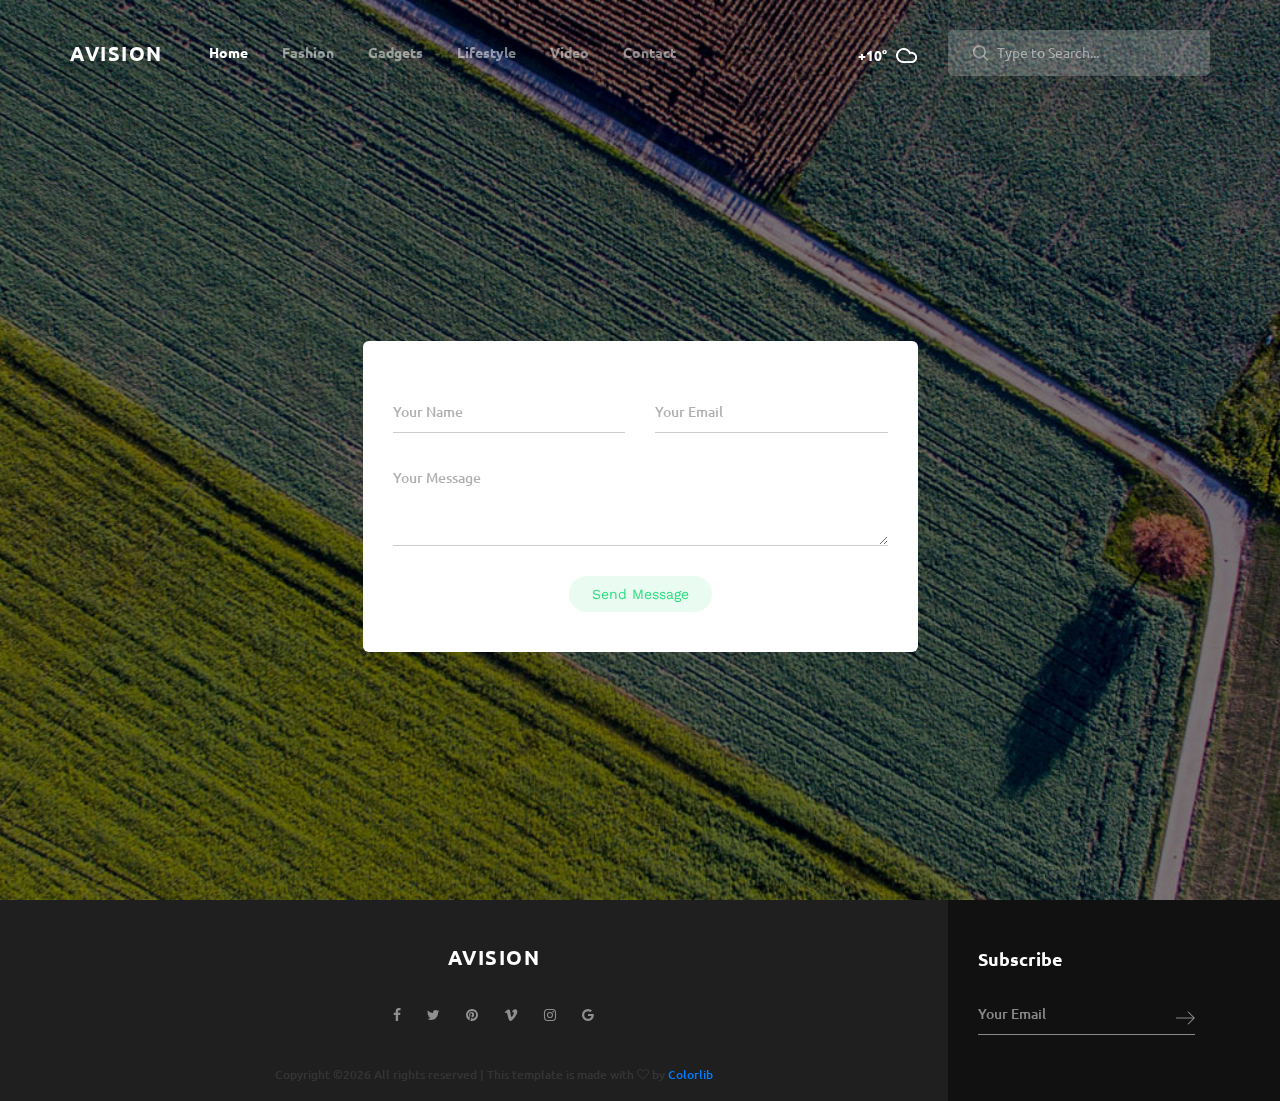
<file: contact.html>
<!DOCTYPE html>
<html lang="en">
<head>
<title>Contact</title>
<meta charset="utf-8">
<meta http-equiv="X-UA-Compatible" content="IE=edge">
<meta name="description" content="Demo project">
<meta name="viewport" content="width=device-width, initial-scale=1">
<link rel="stylesheet" type="text/css" href="styles/bootstrap4/bootstrap.min.css">
<link href="plugins/font-awesome-4.7.0/css/font-awesome.min.css" rel="stylesheet" type="text/css">
<link rel="stylesheet" type="text/css" href="plugins/OwlCarousel2-2.2.1/owl.carousel.css">
<link rel="stylesheet" type="text/css" href="plugins/OwlCarousel2-2.2.1/owl.theme.default.css">
<link rel="stylesheet" type="text/css" href="plugins/OwlCarousel2-2.2.1/animate.css">
<link rel="stylesheet" type="text/css" href="plugins/jquery.mb.YTPlayer-3.1.12/jquery.mb.YTPlayer.css">
<link rel="stylesheet" type="text/css" href="styles/contact.css">
<link rel="stylesheet" type="text/css" href="styles/contact_responsive.css">
</head>
<body>

<div class="super_container">

	<!-- Header -->

	<header class="header">
		<div class="container">
			<div class="row">
				<div class="col">
					<div class="header_content d-flex flex-row align-items-center justify-content-start">
						<div class="logo"><a href="#">avision</a></div>
						<nav class="main_nav">
							<ul>
								<li class="active"><a href="index.html">Home</a></li>
								<li><a href="#">Fashion</a></li>
								<li><a href="#">Gadgets</a></li>
								<li><a href="#">Lifestyle</a></li>
								<li><a href="#">Video</a></li>
								<li><a href="contact.html">Contact</a></li>
							</ul>
						</nav>
						<div class="search_container ml-auto">
							<div class="weather">
								<div class="temperature">+10°</div>
								<img class="weather_icon" src="images/cloud.png" alt="">
							</div>
							<form action="#">
								<input type="search" class="header_search_input" required="required" placeholder="Type to Search...">
								<img class="header_search_icon" src="images/search.png" alt="">
							</form>
							
						</div>
						<div class="hamburger ml-auto menu_mm">
							<i class="fa fa-bars trans_200 menu_mm" aria-hidden="true"></i>
						</div>
					</div>
				</div>
			</div>
		</div>
	</header>

	<!-- Menu -->

	<div class="menu d-flex flex-column align-items-end justify-content-start text-right menu_mm trans_400">
		<div class="menu_close_container"><div class="menu_close"><div></div><div></div></div></div>
		<div class="logo menu_mm"><a href="#">Avision</a></div>
		<div class="search">
			<form action="#">
				<input type="search" class="header_search_input menu_mm" required="required" placeholder="Type to Search...">
				<img class="header_search_icon menu_mm" src="images/search_2.png" alt="">
			</form>
		</div>
		<nav class="menu_nav">
			<ul class="menu_mm">
				<li class="menu_mm"><a href="index.html">home</a></li>
				<li class="menu_mm"><a href="#">Fashion</a></li>
				<li class="menu_mm"><a href="#">Gadgets</a></li>
				<li class="menu_mm"><a href="#">Lifestyle</a></li>
				<li class="menu_mm"><a href="#">Video</a></li>
				<li class="menu_mm"><a href="contact.html">Contact</a></li>
			</ul>
		</nav>
	</div>
	
	<!-- Home -->

	<div class="home">
		<div class="home_background parallax-window" data-parallax="scroll" data-image-src="images/regular.jpg" data-speed="0.8"></div>
		<div class="home_content">
			<div class="container">
				<div class="row">
					<div class="col-lg-6 offset-lg-3">
						<!-- Post Comment -->
						<div class="post_comment">
							<div class="contact_form_container">
								<form action="#">
									<input type="text" class="contact_input contact_input_name" placeholder="Your Name" required="required">
									<input type="email" class="contact_input contact_input_email" placeholder="Your Email" required="required">
									<textarea class="contact_text" placeholder="Your Message" required="required"></textarea>
									<button type="submit" class="contact_button">Send Message</button>
								</form>
							</div>
						</div>
					</div>
				</div>
			</div>		
		</div>
	</div>

	<!-- Footer -->

	<footer class="footer">
		<div class="container">
			<div class="row row-lg-eq-height">
				<div class="col-lg-9 order-lg-1 order-2">
					<div class="footer_content">
						<div class="footer_logo"><a href="#">avision</a></div>
						<div class="footer_social">
							<ul>
								<li class="footer_social_facebook"><a href="#"><i class="fa fa-facebook" aria-hidden="true"></i></a></li>
								<li class="footer_social_twitter"><a href="#"><i class="fa fa-twitter" aria-hidden="true"></i></a></li>
								<li class="footer_social_pinterest"><a href="#"><i class="fa fa-pinterest" aria-hidden="true"></i></a></li>
								<li class="footer_social_vimeo"><a href="#"><i class="fa fa-vimeo" aria-hidden="true"></i></a></li>
								<li class="footer_social_instagram"><a href="#"><i class="fa fa-instagram" aria-hidden="true"></i></a></li>
								<li class="footer_social_google"><a href="#"><i class="fa fa-google" aria-hidden="true"></i></a></li>
							</ul>
						</div>
						<div class="copyright"><!-- Link back to Colorlib can't be removed. Template is licensed under CC BY 3.0. -->
Copyright &copy;<script>document.write(new Date().getFullYear());</script> All rights reserved | This template is made with <i class="fa fa-heart-o" aria-hidden="true"></i> by <a href="https://colorlib.com" target="_blank">Colorlib</a>
<!-- Link back to Colorlib can't be removed. Template is licensed under CC BY 3.0. --></div>
					</div>
				</div>
				<div class="col-lg-3 order-lg-2 order-1">
					<div class="subscribe">
						<div class="subscribe_background"></div>
						<div class="subscribe_content">
							<div class="subscribe_title">Subscribe</div>
							<form action="#">
								<input type="email" class="sub_input" placeholder="Your Email" required="required">
								<button class="sub_button">
									<svg version="1.1" id="link_arrow_1" xmlns="http://www.w3.org/2000/svg" xmlns:xlink="http://www.w3.org/1999/xlink" x="0px" y="0px"
										 width="19px" height="13px" viewBox="0 0 19 13" enable-background="new 0 0 19 13" xml:space="preserve">
										<polygon fill="#FFFFFF" points="12.475,0 11.061,0 17.081,6.021 0,6.021 0,7.021 17.038,7.021 11.06,13 12.474,13 18.974,6.5 "/>
									</svg>
								</button>
							</form>
						</div>
					</div>
				</div>
			</div>
		</div>
	</footer>
</div>

<script src="js/jquery-3.2.1.min.js"></script>
<script src="styles/bootstrap4/popper.js"></script>
<script src="styles/bootstrap4/bootstrap.min.js"></script>
<script src="plugins/OwlCarousel2-2.2.1/owl.carousel.js"></script>
<script src="plugins/easing/easing.js"></script>
<script src="plugins/masonry/masonry.js"></script>
<script src="plugins/parallax-js-master/parallax.min.js"></script>
<script src="js/contact.js"></script>
</body>
</html>
</file>
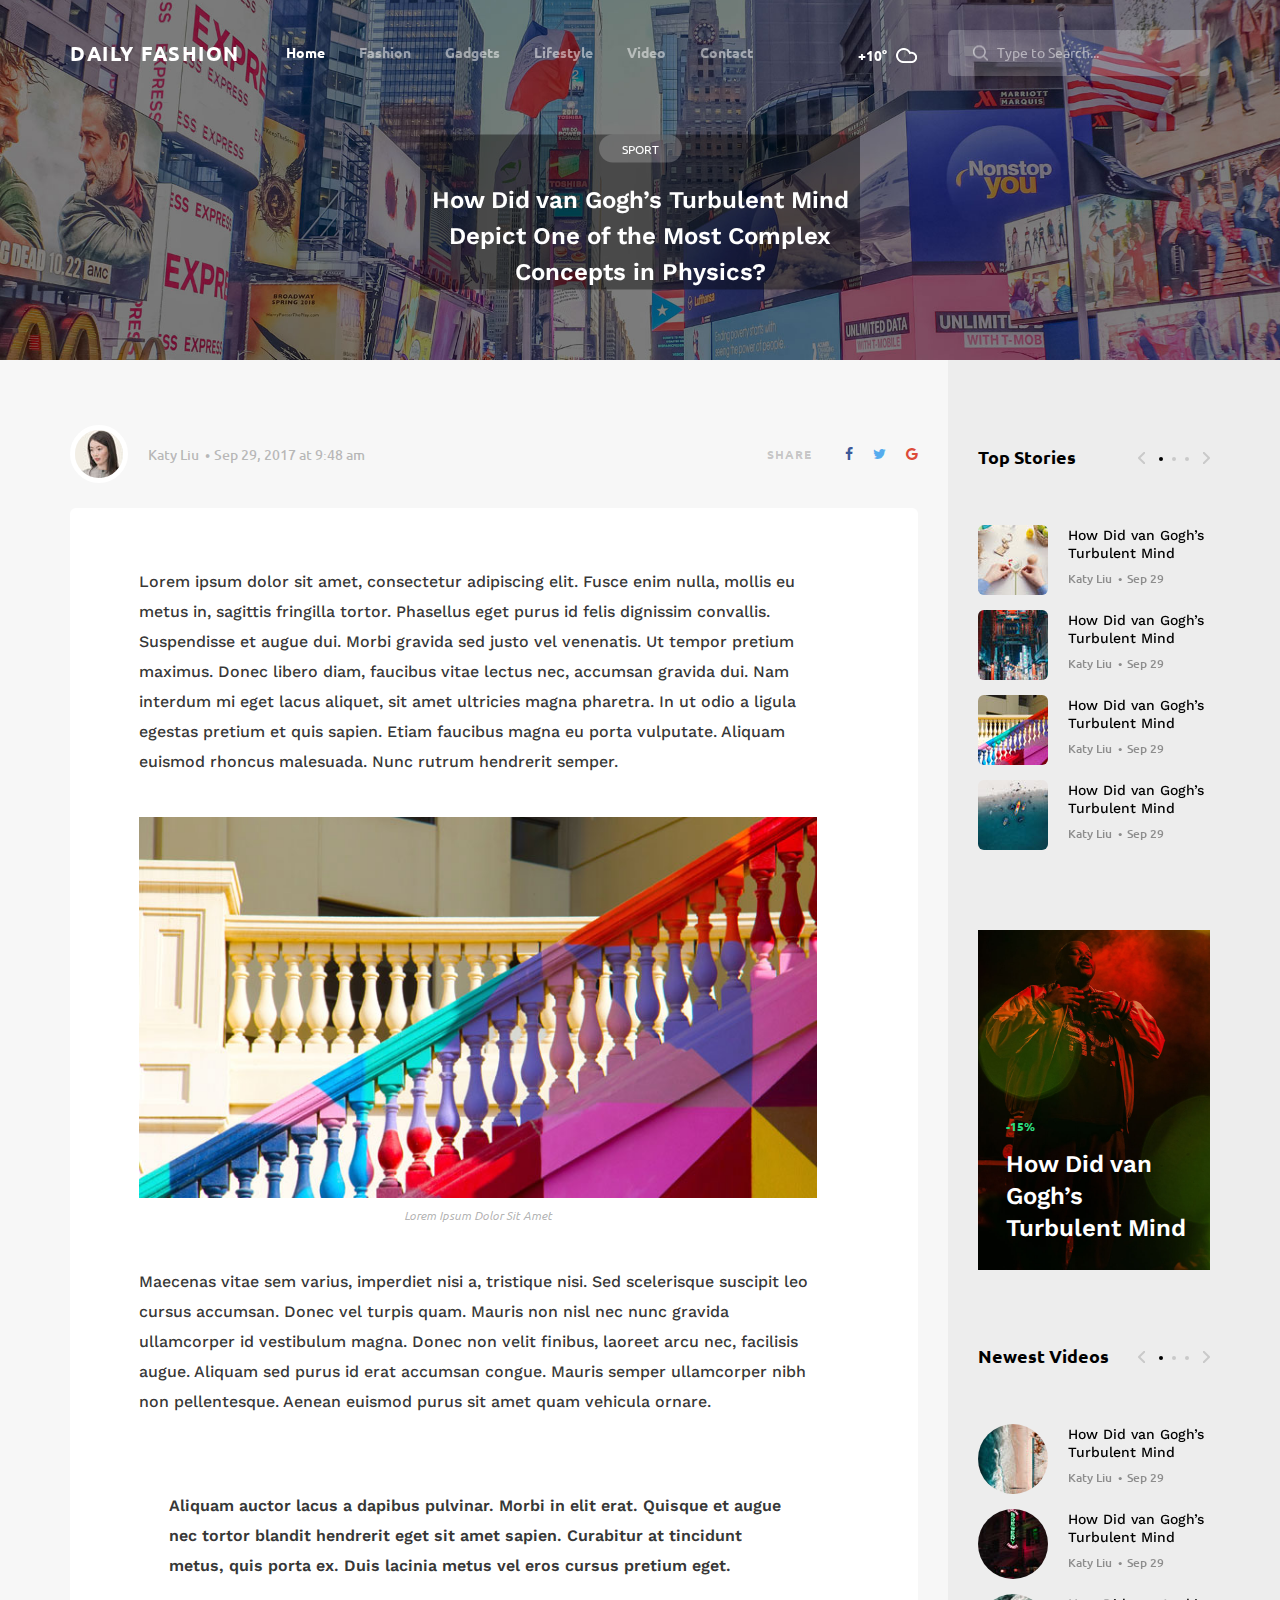
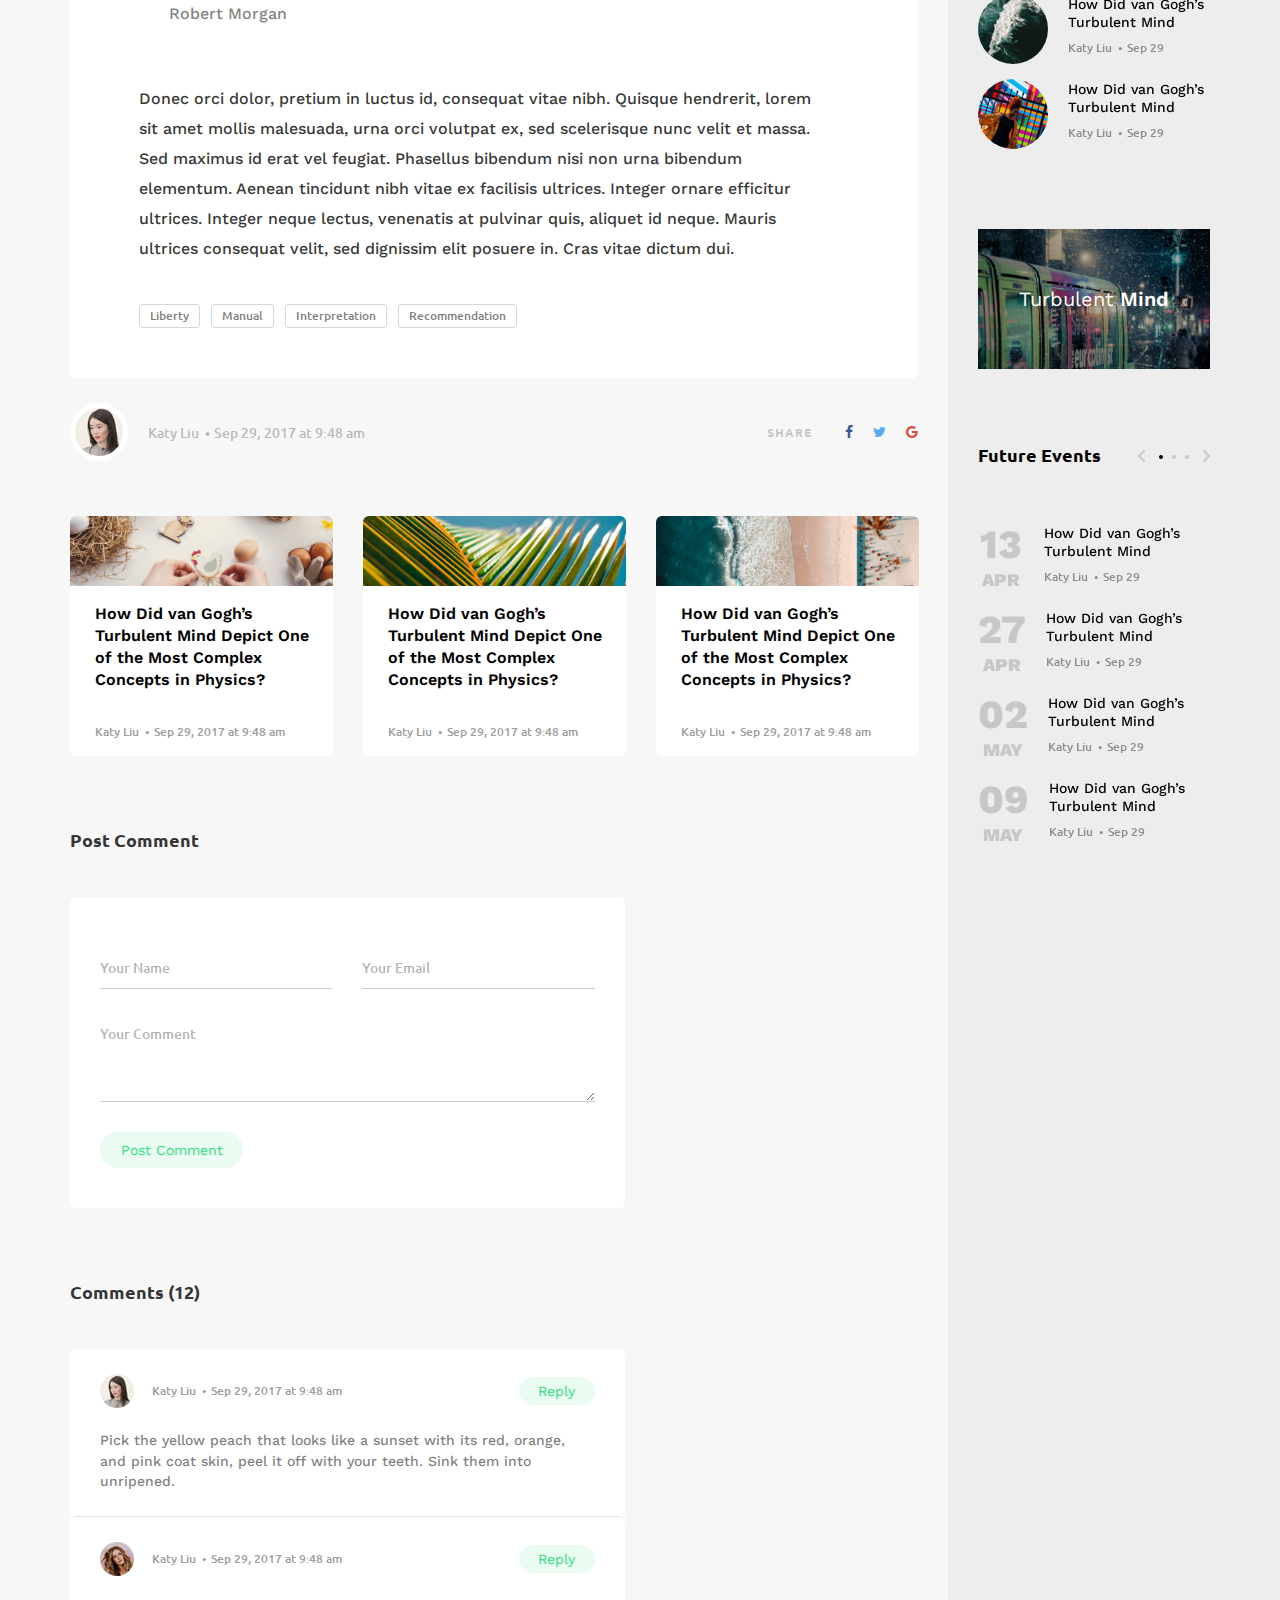
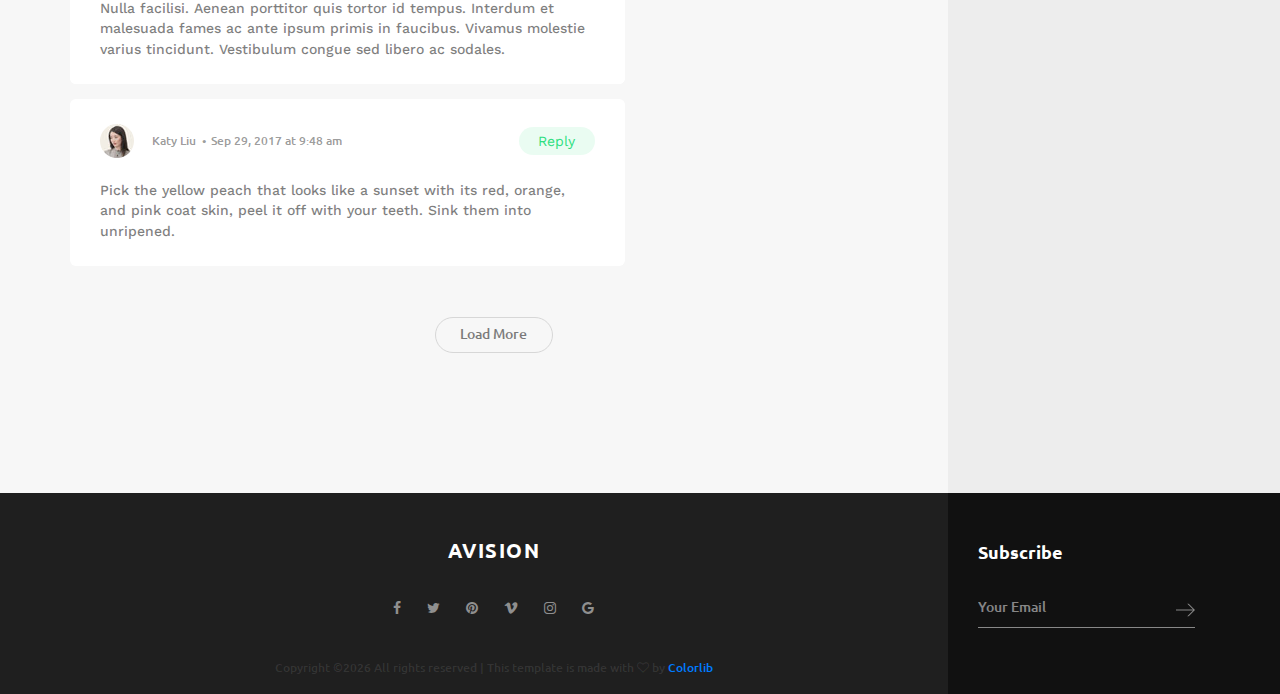
<file: post.html>
<!DOCTYPE html>
<html lang="en">
<head>
<title>Post</title>
<meta charset="utf-8">
<meta http-equiv="X-UA-Compatible" content="IE=edge">
<meta name="description" content="Demo project">
<meta name="viewport" content="width=device-width, initial-scale=1">
<link rel="stylesheet" type="text/css" href="styles/bootstrap4/bootstrap.min.css">
<link href="plugins/font-awesome-4.7.0/css/font-awesome.min.css" rel="stylesheet" type="text/css">
<link rel="stylesheet" type="text/css" href="plugins/OwlCarousel2-2.2.1/owl.carousel.css">
<link rel="stylesheet" type="text/css" href="plugins/OwlCarousel2-2.2.1/owl.theme.default.css">
<link rel="stylesheet" type="text/css" href="plugins/OwlCarousel2-2.2.1/animate.css">
<link rel="stylesheet" type="text/css" href="plugins/jquery.mb.YTPlayer-3.1.12/jquery.mb.YTPlayer.css">
<link rel="stylesheet" type="text/css" href="styles/post.css">
<link rel="stylesheet" type="text/css" href="styles/post_responsive.css">
</head>
<body>

<div class="super_container">

	<!-- Header -->

	<header class="header">
		<div class="container">
			<div class="row">
				<div class="col">
					<div class="header_content d-flex flex-row align-items-center justify-content-start">
						<div class="logo"><a href="#">Daily Fashion</a></div>
						<nav class="main_nav">
							<ul>
								<li class="active"><a href="index.html">Home</a></li>
								<li><a href="#">Fashion</a></li>
								<li><a href="#">Gadgets</a></li>
								<li><a href="#">Lifestyle</a></li>
								<li><a href="#">Video</a></li>
								<li><a href="contact.html">Contact</a></li>
							</ul>
						</nav>
						<div class="search_container ml-auto">
							<div class="weather">
								<div class="temperature">+10°</div>
								<img class="weather_icon" src="images/cloud.png" alt="">
							</div>
							<form action="#">
								<input type="search" class="header_search_input" required="required" placeholder="Type to Search...">
								<img class="header_search_icon" src="images/search.png" alt="">
							</form>

						</div>
						<div class="hamburger ml-auto menu_mm">
							<i class="fa fa-bars trans_200 menu_mm" aria-hidden="true"></i>
						</div>
					</div>
				</div>
			</div>
		</div>
	</header>

	<!-- Menu -->

	<div class="menu d-flex flex-column align-items-end justify-content-start text-right menu_mm trans_400">
		<div class="menu_close_container"><div class="menu_close"><div></div><div></div></div></div>
		<div class="logo menu_mm"><a href="#">Avision</a></div>
		<div class="search">
			<form action="#">
				<input type="search" class="header_search_input menu_mm" required="required" placeholder="Type to Search...">
				<img class="header_search_icon menu_mm" src="images/search_2.png" alt="">
			</form>
		</div>
		<nav class="menu_nav">
			<ul class="menu_mm">
				<li class="menu_mm"><a href="index.html">home</a></li>
				<li class="menu_mm"><a href="#">Fashion</a></li>
				<li class="menu_mm"><a href="#">Gadgets</a></li>
				<li class="menu_mm"><a href="#">Lifestyle</a></li>
				<li class="menu_mm"><a href="#">Video</a></li>
				<li class="menu_mm"><a href="contact.html">Contact</a></li>
			</ul>
		</nav>
	</div>

	<!-- Home -->

	<div class="home">
		<div class="home_background parallax-window" data-parallax="scroll" data-image-src="images/post.jpg" data-speed="0.8"></div>
		<div class="home_content">
			<div class="post_category trans_200"><a href="category.html" class="trans_200">sport</a></div>
			<div class="post_title">How Did van Gogh’s Turbulent Mind Depict One of the Most Complex Concepts in Physics?</div>
		</div>
	</div>

	<!-- Page Content -->

	<div class="page_content">
		<div class="container">
			<div class="row row-lg-eq-height">

				<!-- Post Content -->

				<div class="col-lg-9">
					<div class="post_content">

						<!-- Top Panel -->
						<div class="post_panel post_panel_top d-flex flex-row align-items-center justify-content-start">
							<div class="author_image"><div><img src="images/author.jpg" alt=""></div></div>
							<div class="post_meta"><a href="#">Katy Liu</a><span>Sep 29, 2017 at 9:48 am</span></div>
							<div class="post_share ml-sm-auto">
								<span>share</span>
								<ul class="post_share_list">
									<li class="post_share_item"><a href="#"><i class="fa fa-facebook" aria-hidden="true"></i></a></li>
									<li class="post_share_item"><a href="#"><i class="fa fa-twitter" aria-hidden="true"></i></a></li>
									<li class="post_share_item"><a href="#"><i class="fa fa-google" aria-hidden="true"></i></a></li>
								</ul>
							</div>
						</div>

						<!-- Post Body -->

						<div class="post_body">
							<p class="post_p">Lorem ipsum dolor sit amet, consectetur adipiscing elit. Fusce enim nulla, mollis eu metus in, sagittis fringilla tortor. Phasellus eget purus id felis dignissim convallis. Suspendisse et augue dui. Morbi gravida sed justo vel venenatis. Ut tempor pretium maximus. Donec libero diam, faucibus vitae lectus nec, accumsan gravida dui. Nam interdum mi eget lacus aliquet, sit amet ultricies magna pharetra. In ut odio a ligula egestas pretium et quis sapien. Etiam faucibus magna eu porta vulputate. Aliquam euismod rhoncus malesuada. Nunc rutrum hendrerit semper.</p>
							<figure class="pic-cmt">
								<img class="" src="images/post_image.jpg" alt="">
								<figcaption>Lorem Ipsum Dolor Sit Amet</figcaption>
							</figure>
							<p class="post_p">Maecenas vitae sem varius, imperdiet nisi a, tristique nisi. Sed scelerisque suscipit leo cursus accumsan. Donec vel turpis quam. Mauris non nisl nec nunc gravida ullamcorper id vestibulum magna. Donec non velit finibus, laoreet arcu nec, facilisis augue. Aliquam sed purus id erat accumsan congue. Mauris semper ullamcorper nibh non pellentesque. Aenean euismod purus sit amet quam vehicula ornare.</p>
							<div class="post_quote">
								<p class="post_p">Aliquam auctor lacus a dapibus pulvinar. Morbi in elit erat. Quisque et augue nec tortor blandit hendrerit eget sit amet sapien. Curabitur at tincidunt metus, quis porta ex. Duis lacinia metus vel eros cursus pretium eget.</p>
								<div class="post_quote_source">Robert Morgan</div>
							</div>
							<p class="post_p">Donec orci dolor, pretium in luctus id, consequat vitae nibh. Quisque hendrerit, lorem sit amet mollis malesuada, urna orci volutpat ex, sed scelerisque nunc velit et massa. Sed maximus id erat vel feugiat. Phasellus bibendum nisi non urna bibendum elementum. Aenean tincidunt nibh vitae ex facilisis ultrices. Integer ornare efficitur ultrices. Integer neque lectus, venenatis at pulvinar quis, aliquet id neque. Mauris ultrices consequat velit, sed dignissim elit posuere in. Cras vitae dictum dui.</p>

							<!-- Post Tags -->
							<div class="post_tags">
								<ul>
									<li class="post_tag"><a href="#">Liberty</a></li>
									<li class="post_tag"><a href="#">Manual</a></li>
									<li class="post_tag"><a href="#">Interpretation</a></li>
									<li class="post_tag"><a href="#">Recommendation</a></li>
								</ul>
							</div>
						</div>

						<!-- Bottom Panel -->
						<div class="post_panel bottom_panel d-flex flex-row align-items-center justify-content-start">
							<div class="author_image"><div><img src="images/author.jpg" alt=""></div></div>
							<div class="post_meta"><a href="#">Katy Liu</a><span>Sep 29, 2017 at 9:48 am</span></div>
							<div class="post_share ml-sm-auto">
								<span>share</span>
								<ul class="post_share_list">
									<li class="post_share_item"><a href="#"><i class="fa fa-facebook" aria-hidden="true"></i></a></li>
									<li class="post_share_item"><a href="#"><i class="fa fa-twitter" aria-hidden="true"></i></a></li>
									<li class="post_share_item"><a href="#"><i class="fa fa-google" aria-hidden="true"></i></a></li>
								</ul>
							</div>
						</div>

						<!-- Similar Posts -->
						<div class="similar_posts">
							<div class="grid clearfix">

								<!-- Small Card With Image -->
								<div class="card card_small_with_image grid-item">
									<img class="card-img-top" src="images/post_25.jpg" alt="https://unsplash.com/@jakobowens1">
									<div class="card-body">
										<div class="card-title card-title-small"><a href="post.html">How Did van Gogh’s Turbulent Mind Depict One of the Most Complex Concepts in Physics?</a></div>
										<small class="post_meta"><a href="#">Katy Liu</a><span>Sep 29, 2017 at 9:48 am</span></small>
									</div>
								</div>

								<!-- Small Card With Image -->
								<div class="card card_small_with_image grid-item">
									<img class="card-img-top" src="images/post_2.jpg" alt="https://unsplash.com/@jakobowens1">
									<div class="card-body">
										<div class="card-title card-title-small"><a href="post.html">How Did van Gogh’s Turbulent Mind Depict One of the Most Complex Concepts in Physics?</a></div>
										<small class="post_meta"><a href="#">Katy Liu</a><span>Sep 29, 2017 at 9:48 am</span></small>
									</div>
								</div>

								<!-- Small Card With Image -->
								<div class="card card_small_with_image grid-item">
									<img class="card-img-top" src="images/post_26.jpg" alt="https://unsplash.com/@jakobowens1">
									<div class="card-body">
										<div class="card-title card-title-small"><a href="post.html">How Did van Gogh’s Turbulent Mind Depict One of the Most Complex Concepts in Physics?</a></div>
										<small class="post_meta"><a href="#">Katy Liu</a><span>Sep 29, 2017 at 9:48 am</span></small>
									</div>
								</div>

							</div>

							<!-- Post Comment -->
							<div class="post_comment">
								<div class="post_comment_title">Post Comment</div>
								<div class="row">
									<div class="col-xl-8">
										<div class="post_comment_form_container">
											<form action="#">
												<input type="text" class="comment_input comment_input_name" placeholder="Your Name" required="required">
												<input type="email" class="comment_input comment_input_email" placeholder="Your Email" required="required">
												<textarea class="comment_text" placeholder="Your Comment" required="required"></textarea>
												<button type="submit" class="comment_button">Post Comment</button>
											</form>
										</div>
									</div>
								</div>
							</div>

							<!-- Comments -->
							<div class="comments">
								<div class="comments_title">Comments <span>(12)</span></div>
								<div class="row">
									<div class="col-xl-8">
										<div class="comments_container">
											<ul class="comment_list">
												<li class="comment">
													<div class="comment_body">
														<div class="comment_panel d-flex flex-row align-items-center justify-content-start">
															<div class="comment_author_image"><div><img src="images/comment_author_1.jpg" alt=""></div></div>
															<small class="post_meta"><a href="#">Katy Liu</a><span>Sep 29, 2017 at 9:48 am</span></small>
															<button type="button" class="reply_button ml-auto">Reply</button>
														</div>
														<div class="comment_content">
															<p>Pick the yellow peach that looks like a sunset with its red, orange, and pink coat skin, peel it off with your teeth. Sink them into unripened.</p>
														</div>
													</div>

													<!-- Reply -->
													<ul class="comment_list">
														<li class="comment">
															<div class="comment_body">
																<div class="comment_panel d-flex flex-row align-items-center justify-content-start">
																	<div class="comment_author_image"><div><img src="images/comment_author_2.jpg" alt=""></div></div>
																	<small class="post_meta"><a href="#">Katy Liu</a><span>Sep 29, 2017 at 9:48 am</span></small>
																	<button type="button" class="reply_button ml-auto">Reply</button>
																</div>
																<div class="comment_content">
																	<p>Nulla facilisi. Aenean porttitor quis tortor id tempus. Interdum et malesuada fames ac ante ipsum primis in faucibus. Vivamus molestie varius tincidunt. Vestibulum congue sed libero ac sodales.</p>
																</div>
															</div>

															<!-- Reply -->
															<ul class="comment_list">

															</ul>
														</li>
													</ul>
												</li>
												<li class="comment">
													<div class="comment_body">
														<div class="comment_panel d-flex flex-row align-items-center justify-content-start">
															<div class="comment_author_image"><div><img src="images/comment_author_1.jpg" alt=""></div></div>
															<small class="post_meta"><a href="#">Katy Liu</a><span>Sep 29, 2017 at 9:48 am</span></small>
															<button type="button" class="reply_button ml-auto">Reply</button>
														</div>
														<div class="comment_content">
															<p>Pick the yellow peach that looks like a sunset with its red, orange, and pink coat skin, peel it off with your teeth. Sink them into unripened.</p>
														</div>
													</div>
												</li>
											</ul>
										</div>
									</div>
								</div>
							</div>
						</div>
					</div>
					<div class="load_more">
						<div id="load_more" class="load_more_button text-center trans_200">Load More</div>
					</div>
				</div>

				<!-- Sidebar -->

				<div class="col-lg-3">
					<div class="sidebar">
						<div class="sidebar_background"></div>

						<!-- Top Stories -->

						<div class="sidebar_section">
							<div class="sidebar_title_container">
								<div class="sidebar_title">Top Stories</div>
								<div class="sidebar_slider_nav">
									<div class="custom_nav_container sidebar_slider_nav_container">
										<div class="custom_prev custom_prev_top">
											<svg version="1.1" xmlns="http://www.w3.org/2000/svg" xmlns:xlink="http://www.w3.org/1999/xlink" x="0px" y="0px"
												 width="7px" height="12px" viewBox="0 0 7 12" enable-background="new 0 0 7 12" xml:space="preserve">
												<polyline fill="#bebebe" points="0,5.61 5.609,0 7,0 7,1.438 2.438,6 7,10.563 7,12 5.609,12 -0.002,6.39 "/>
											</svg>
										</div>
								        <ul id="custom_dots" class="custom_dots custom_dots_top">
											<li class="custom_dot custom_dot_top active"><span></span></li>
											<li class="custom_dot custom_dot_top"><span></span></li>
											<li class="custom_dot custom_dot_top"><span></span></li>
										</ul>
										<div class="custom_next custom_next_top">
											<svg version="1.1" xmlns="http://www.w3.org/2000/svg" xmlns:xlink="http://www.w3.org/1999/xlink" x="0px" y="0px"
												 width="7px" height="12px" viewBox="0 0 7 12" enable-background="new 0 0 7 12" xml:space="preserve">
												<polyline fill="#bebebe" points="6.998,6.39 1.389,12 -0.002,12 -0.002,10.562 4.561,6 -0.002,1.438 -0.002,0 1.389,0 7,5.61 "/>
											</svg>
										</div>
									</div>
								</div>
							</div>
							<div class="sidebar_section_content">

								<!-- Top Stories Slider -->
								<div class="sidebar_slider_container">
									<div class="owl-carousel owl-theme sidebar_slider_top">

										<!-- Top Stories Slider Item -->
										<div class="owl-item">

											<!-- Sidebar Post -->
											<div class="side_post">
												<a href="post.html">
													<div class="d-flex flex-row align-items-xl-center align-items-start justify-content-start">
														<div class="side_post_image"><div><img src="images/top_1.jpg" alt=""></div></div>
														<div class="side_post_content">
															<div class="side_post_title">How Did van Gogh’s Turbulent Mind</div>
															<small class="post_meta">Katy Liu<span>Sep 29</span></small>
														</div>
													</div>
												</a>
											</div>

											<!-- Sidebar Post -->
											<div class="side_post">
												<a href="post.html">
													<div class="d-flex flex-row align-items-xl-center align-items-start justify-content-start">
														<div class="side_post_image"><div><img src="images/top_2.jpg" alt=""></div></div>
														<div class="side_post_content">
															<div class="side_post_title">How Did van Gogh’s Turbulent Mind</div>
															<small class="post_meta">Katy Liu<span>Sep 29</span></small>
														</div>
													</div>
												</a>
											</div>

											<!-- Sidebar Post -->
											<div class="side_post">
												<a href="post.html">
													<div class="d-flex flex-row align-items-xl-center align-items-start justify-content-start">
														<div class="side_post_image"><div><img src="images/top_3.jpg" alt=""></div></div>
														<div class="side_post_content">
															<div class="side_post_title">How Did van Gogh’s Turbulent Mind</div>
															<small class="post_meta">Katy Liu<span>Sep 29</span></small>
														</div>
													</div>
												</a>
											</div>

											<!-- Sidebar Post -->
											<div class="side_post">
												<a href="post.html">
													<div class="d-flex flex-row align-items-xl-center align-items-start justify-content-start">
														<div class="side_post_image"><div><img src="images/top_4.jpg" alt=""></div></div>
														<div class="side_post_content">
															<div class="side_post_title">How Did van Gogh’s Turbulent Mind</div>
															<small class="post_meta">Katy Liu<span>Sep 29</span></small>
														</div>
													</div>
												</a>
											</div>

										</div>

										<!-- Top Stories Slider Item -->
										<div class="owl-item">

											<!-- Sidebar Post -->
											<div class="side_post">
												<a href="post.html">
													<div class="d-flex flex-row align-items-xl-center align-items-start justify-content-start">
														<div class="side_post_image"><div><img src="images/top_1.jpg" alt=""></div></div>
														<div class="side_post_content">
															<div class="side_post_title">How Did van Gogh’s Turbulent Mind</div>
															<small class="post_meta">Katy Liu<span>Sep 29</span></small>
														</div>
													</div>
												</a>
											</div>

											<!-- Sidebar Post -->
											<div class="side_post">
												<a href="post.html">
													<div class="d-flex flex-row align-items-xl-center align-items-start justify-content-start">
														<div class="side_post_image"><div><img src="images/top_2.jpg" alt=""></div></div>
														<div class="side_post_content">
															<div class="side_post_title">How Did van Gogh’s Turbulent Mind</div>
															<small class="post_meta">Katy Liu<span>Sep 29</span></small>
														</div>
													</div>
												</a>
											</div>

											<!-- Sidebar Post -->
											<div class="side_post">
												<a href="post.html">
													<div class="d-flex flex-row align-items-xl-center align-items-start justify-content-start">
														<div class="side_post_image"><div><img src="images/top_3.jpg" alt=""></div></div>
														<div class="side_post_content">
															<div class="side_post_title">How Did van Gogh’s Turbulent Mind</div>
															<small class="post_meta">Katy Liu<span>Sep 29</span></small>
														</div>
													</div>
												</a>
											</div>

											<!-- Sidebar Post -->
											<div class="side_post">
												<a href="post.html">
													<div class="d-flex flex-row align-items-xl-center align-items-start justify-content-start">
														<div class="side_post_image"><div><img src="images/top_4.jpg" alt=""></div></div>
														<div class="side_post_content">
															<div class="side_post_title">How Did van Gogh’s Turbulent Mind</div>
															<small class="post_meta">Katy Liu<span>Sep 29</span></small>
														</div>
													</div>
												</a>
											</div>

										</div>

										<!-- Top Stories Slider Item -->
										<div class="owl-item">

											<!-- Sidebar Post -->
											<div class="side_post">
												<a href="post.html">
													<div class="d-flex flex-row align-items-xl-center align-items-start justify-content-start">
														<div class="side_post_image"><div><img src="images/top_1.jpg" alt=""></div></div>
														<div class="side_post_content">
															<div class="side_post_title">How Did van Gogh’s Turbulent Mind</div>
															<small class="post_meta">Katy Liu<span>Sep 29</span></small>
														</div>
													</div>
												</a>
											</div>

											<!-- Sidebar Post -->
											<div class="side_post">
												<a href="post.html">
													<div class="d-flex flex-row align-items-xl-center align-items-start justify-content-start">
														<div class="side_post_image"><div><img src="images/top_2.jpg" alt=""></div></div>
														<div class="side_post_content">
															<div class="side_post_title">How Did van Gogh’s Turbulent Mind</div>
															<small class="post_meta">Katy Liu<span>Sep 29</span></small>
														</div>
													</div>
												</a>
											</div>

											<!-- Sidebar Post -->
											<div class="side_post">
												<a href="post.html">
													<div class="d-flex flex-row align-items-xl-center align-items-start justify-content-start">
														<div class="side_post_image"><div><img src="images/top_3.jpg" alt=""></div></div>
														<div class="side_post_content">
															<div class="side_post_title">How Did van Gogh’s Turbulent Mind</div>
															<small class="post_meta">Katy Liu<span>Sep 29</span></small>
														</div>
													</div>
												</a>
											</div>

											<!-- Sidebar Post -->
											<div class="side_post">
												<a href="post.html">
													<div class="d-flex flex-row align-items-xl-center align-items-start justify-content-start">
														<div class="side_post_image"><div><img src="images/top_4.jpg" alt=""></div></div>
														<div class="side_post_content">
															<div class="side_post_title">How Did van Gogh’s Turbulent Mind</div>
															<small class="post_meta">Katy Liu<span>Sep 29</span></small>
														</div>
													</div>
												</a>
											</div>

										</div>

									</div>
								</div>
							</div>
						</div>

						<!-- Advertising -->

						<div class="sidebar_section">
							<div class="advertising">
								<div class="advertising_background" style="background-image:url(images/post_17.jpg)"></div>
								<div class="advertising_content d-flex flex-column align-items-start justify-content-end">
									<div class="advertising_perc">-15%</div>
									<div class="advertising_link"><a href="#">How Did van Gogh’s Turbulent Mind</a></div>
								</div>
							</div>
						</div>

						<!-- Newest Videos -->

						<div class="sidebar_section newest_videos">
							<div class="sidebar_title_container">
								<div class="sidebar_title">Newest Videos</div>
								<div class="sidebar_slider_nav">
									<div class="custom_nav_container sidebar_slider_nav_container">
										<div class="custom_prev custom_prev_vid">
											<svg version="1.1" xmlns="http://www.w3.org/2000/svg" xmlns:xlink="http://www.w3.org/1999/xlink" x="0px" y="0px"
												 width="7px" height="12px" viewBox="0 0 7 12" enable-background="new 0 0 7 12" xml:space="preserve">
												<polyline fill="#bebebe" points="0,5.61 5.609,0 7,0 7,1.438 2.438,6 7,10.563 7,12 5.609,12 -0.002,6.39 "/>
											</svg>
										</div>
								        <ul id="custom_dots" class="custom_dots custom_dots_vid">
											<li class="custom_dot custom_dot_vid active"><span></span></li>
											<li class="custom_dot custom_dot_vid"><span></span></li>
											<li class="custom_dot custom_dot_vid"><span></span></li>
										</ul>
										<div class="custom_next custom_next_vid">
											<svg version="1.1" xmlns="http://www.w3.org/2000/svg" xmlns:xlink="http://www.w3.org/1999/xlink" x="0px" y="0px"
												 width="7px" height="12px" viewBox="0 0 7 12" enable-background="new 0 0 7 12" xml:space="preserve">
												<polyline fill="#bebebe" points="6.998,6.39 1.389,12 -0.002,12 -0.002,10.562 4.561,6 -0.002,1.438 -0.002,0 1.389,0 7,5.61 "/>
											</svg>
										</div>
									</div>
								</div>
							</div>
							<div class="sidebar_section_content">

								<!-- Sidebar Slider -->
								<div class="sidebar_slider_container">
									<div class="owl-carousel owl-theme sidebar_slider_vid">

										<!-- Newest Videos Slider Item -->
										<div class="owl-item">

											<!-- Newest Videos Post -->
											<div class="side_post">
												<a href="post.html">
													<div class="d-flex flex-row align-items-xl-center align-items-start justify-content-start">
														<div class="side_post_image"><div><img src="images/vid_1.jpg" alt=""></div></div>
														<div class="side_post_content">
															<div class="side_post_title">How Did van Gogh’s Turbulent Mind</div>
															<small class="post_meta">Katy Liu<span>Sep 29</span></small>
														</div>
													</div>
												</a>
											</div>

											<!-- Newest Videos Post -->
											<div class="side_post">
												<a href="post.html">
													<div class="d-flex flex-row align-items-xl-center align-items-start justify-content-start">
														<div class="side_post_image"><div><img src="images/vid_2.jpg" alt=""></div></div>
														<div class="side_post_content">
															<div class="side_post_title">How Did van Gogh’s Turbulent Mind</div>
															<small class="post_meta">Katy Liu<span>Sep 29</span></small>
														</div>
													</div>
												</a>
											</div>

											<!-- Newest Videos Post -->
											<div class="side_post">
												<a href="post.html">
													<div class="d-flex flex-row align-items-xl-center align-items-start justify-content-start">
														<div class="side_post_image"><div><img src="images/vid_3.jpg" alt=""></div></div>
														<div class="side_post_content">
															<div class="side_post_title">How Did van Gogh’s Turbulent Mind</div>
															<small class="post_meta">Katy Liu<span>Sep 29</span></small>
														</div>
													</div>
												</a>
											</div>

											<!-- Newest Videos Post -->
											<div class="side_post">
												<a href="post.html">
													<div class="d-flex flex-row align-items-xl-center align-items-start justify-content-start">
														<div class="side_post_image"><div><img src="images/vid_4.jpg" alt=""></div></div>
														<div class="side_post_content">
															<div class="side_post_title">How Did van Gogh’s Turbulent Mind</div>
															<small class="post_meta">Katy Liu<span>Sep 29</span></small>
														</div>
													</div>
												</a>
											</div>

										</div>

										<!-- Newest Videos Slider Item -->
										<div class="owl-item">

											<!-- Newest Videos Post -->
											<div class="side_post">
												<a href="post.html">
													<div class="d-flex flex-row align-items-xl-center align-items-start justify-content-start">
														<div class="side_post_image"><div><img src="images/vid_1.jpg" alt=""></div></div>
														<div class="side_post_content">
															<div class="side_post_title">How Did van Gogh’s Turbulent Mind</div>
															<small class="post_meta">Katy Liu<span>Sep 29</span></small>
														</div>
													</div>
												</a>
											</div>

											<!-- Newest Videos Post -->
											<div class="side_post">
												<a href="post.html">
													<div class="d-flex flex-row align-items-xl-center align-items-start justify-content-start">
														<div class="side_post_image"><div><img src="images/vid_2.jpg" alt=""></div></div>
														<div class="side_post_content">
															<div class="side_post_title">How Did van Gogh’s Turbulent Mind</div>
															<small class="post_meta">Katy Liu<span>Sep 29</span></small>
														</div>
													</div>
												</a>
											</div>

											<!-- Newest Videos Post -->
											<div class="side_post">
												<a href="post.html">
													<div class="d-flex flex-row align-items-xl-center align-items-start justify-content-start">
														<div class="side_post_image"><div><img src="images/vid_3.jpg" alt=""></div></div>
														<div class="side_post_content">
															<div class="side_post_title">How Did van Gogh’s Turbulent Mind</div>
															<small class="post_meta">Katy Liu<span>Sep 29</span></small>
														</div>
													</div>
												</a>
											</div>

											<!-- Newest Videos Post -->
											<div class="side_post">
												<a href="post.html">
													<div class="d-flex flex-row align-items-xl-center align-items-start justify-content-start">
														<div class="side_post_image"><div><img src="images/vid_4.jpg" alt=""></div></div>
														<div class="side_post_content">
															<div class="side_post_title">How Did van Gogh’s Turbulent Mind</div>
															<small class="post_meta">Katy Liu<span>Sep 29</span></small>
														</div>
													</div>
												</a>
											</div>

										</div>

										<!-- Newest Videos Slider Item -->
										<div class="owl-item">

											<!-- Newest Videos Post -->
											<div class="side_post">
												<a href="post.html">
													<div class="d-flex flex-row align-items-xl-center align-items-start justify-content-start">
														<div class="side_post_image"><div><img src="images/vid_1.jpg" alt=""></div></div>
														<div class="side_post_content">
															<div class="side_post_title">How Did van Gogh’s Turbulent Mind</div>
															<small class="post_meta">Katy Liu<span>Sep 29</span></small>
														</div>
													</div>
												</a>
											</div>

											<!-- Newest Videos Post -->
											<div class="side_post">
												<a href="post.html">
													<div class="d-flex flex-row align-items-xl-center align-items-start justify-content-start">
														<div class="side_post_image"><div><img src="images/vid_2.jpg" alt=""></div></div>
														<div class="side_post_content">
															<div class="side_post_title">How Did van Gogh’s Turbulent Mind</div>
															<small class="post_meta">Katy Liu<span>Sep 29</span></small>
														</div>
													</div>
												</a>
											</div>

											<!-- Newest Videos Post -->
											<div class="side_post">
												<a href="post.html">
													<div class="d-flex flex-row align-items-xl-center align-items-start justify-content-start">
														<div class="side_post_image"><div><img src="images/vid_3.jpg" alt=""></div></div>
														<div class="side_post_content">
															<div class="side_post_title">How Did van Gogh’s Turbulent Mind</div>
															<small class="post_meta">Katy Liu<span>Sep 29</span></small>
														</div>
													</div>
												</a>
											</div>

											<!-- Newest Videos Post -->
											<div class="side_post">
												<a href="post.html">
													<div class="d-flex flex-row align-items-xl-center align-items-start justify-content-start">
														<div class="side_post_image"><div><img src="images/vid_4.jpg" alt=""></div></div>
														<div class="side_post_content">
															<div class="side_post_title">How Did van Gogh’s Turbulent Mind</div>
															<small class="post_meta">Katy Liu<span>Sep 29</span></small>
														</div>
													</div>
												</a>
											</div>

										</div>

									</div>
								</div>
							</div>
						</div>

						<!-- Advertising 2 -->

						<div class="sidebar_section">
							<div class="advertising_2">
								<div class="advertising_background" style="background-image:url(images/post_18.jpg)"></div>
								<div class="advertising_2_content d-flex flex-column align-items-center justify-content-center">
									<div class="advertising_2_link"><a href="#">Turbulent <span>Mind</span></a></div>
								</div>
							</div>
						</div>

						<!-- Future Events -->

						<div class="sidebar_section future_events">
							<div class="sidebar_title_container">
								<div class="sidebar_title">Future Events</div>
								<div class="sidebar_slider_nav">
									<div class="custom_nav_container sidebar_slider_nav_container">
										<div class="custom_prev custom_prev_events">
											<svg version="1.1" xmlns="http://www.w3.org/2000/svg" xmlns:xlink="http://www.w3.org/1999/xlink" x="0px" y="0px"
												 width="7px" height="12px" viewBox="0 0 7 12" enable-background="new 0 0 7 12" xml:space="preserve">
												<polyline fill="#bebebe" points="0,5.61 5.609,0 7,0 7,1.438 2.438,6 7,10.563 7,12 5.609,12 -0.002,6.39 "/>
											</svg>
										</div>
								        <ul id="custom_dots" class="custom_dots custom_dots_events">
											<li class="custom_dot custom_dot_events active"><span></span></li>
											<li class="custom_dot custom_dot_events"><span></span></li>
											<li class="custom_dot custom_dot_events"><span></span></li>
										</ul>
										<div class="custom_next custom_next_events">
											<svg version="1.1" xmlns="http://www.w3.org/2000/svg" xmlns:xlink="http://www.w3.org/1999/xlink" x="0px" y="0px"
												 width="7px" height="12px" viewBox="0 0 7 12" enable-background="new 0 0 7 12" xml:space="preserve">
												<polyline fill="#bebebe" points="6.998,6.39 1.389,12 -0.002,12 -0.002,10.562 4.561,6 -0.002,1.438 -0.002,0 1.389,0 7,5.61 "/>
											</svg>
										</div>
									</div>
								</div>
							</div>
							<div class="sidebar_section_content">

								<!-- Sidebar Slider -->
								<div class="sidebar_slider_container">
									<div class="owl-carousel owl-theme sidebar_slider_events">

										<!-- Future Events Slider Item -->
										<div class="owl-item">

											<!-- Future Events Post -->
											<div class="side_post">
												<a href="post.html">
													<div class="d-flex flex-row align-items-xl-center align-items-start justify-content-start">
														<div class="event_date d-flex flex-column align-items-center justify-content-center">
															<div class="event_day">13</div>
															<div class="event_month">apr</div>
														</div>
														<div class="side_post_content">
															<div class="side_post_title">How Did van Gogh’s Turbulent Mind</div>
															<small class="post_meta">Katy Liu<span>Sep 29</span></small>
														</div>
													</div>
												</a>
											</div>

											<!-- Future Events Post -->
											<div class="side_post">
												<a href="post.html">
													<div class="d-flex flex-row align-items-xl-center align-items-start justify-content-start">
														<div class="event_date d-flex flex-column align-items-center justify-content-center">
															<div class="event_day">27</div>
															<div class="event_month">apr</div>
														</div>
														<div class="side_post_content">
															<div class="side_post_title">How Did van Gogh’s Turbulent Mind</div>
															<small class="post_meta">Katy Liu<span>Sep 29</span></small>
														</div>
													</div>
												</a>
											</div>

											<!-- Future Events Post -->
											<div class="side_post">
												<a href="post.html">
													<div class="d-flex flex-row align-items-xl-center align-items-start justify-content-start">
														<div class="event_date d-flex flex-column align-items-center justify-content-center">
															<div class="event_day">02</div>
															<div class="event_month">may</div>
														</div>
														<div class="side_post_content">
															<div class="side_post_title">How Did van Gogh’s Turbulent Mind</div>
															<small class="post_meta">Katy Liu<span>Sep 29</span></small>
														</div>
													</div>
												</a>
											</div>

											<!-- Future Events Post -->
											<div class="side_post">
												<a href="post.html">
													<div class="d-flex flex-row align-items-xl-center align-items-start justify-content-start">
														<div class="event_date d-flex flex-column align-items-center justify-content-center">
															<div class="event_day">09</div>
															<div class="event_month">may</div>
														</div>
														<div class="side_post_content">
															<div class="side_post_title">How Did van Gogh’s Turbulent Mind</div>
															<small class="post_meta">Katy Liu<span>Sep 29</span></small>
														</div>
													</div>
												</a>
											</div>

										</div>

										<!-- Future Events Slider Item -->
										<div class="owl-item">

											<!-- Future Events Post -->
											<div class="side_post">
												<a href="post.html">
													<div class="d-flex flex-row align-items-xl-center align-items-start justify-content-start">
														<div class="event_date d-flex flex-column align-items-center justify-content-center">
															<div class="event_day">13</div>
															<div class="event_month">apr</div>
														</div>
														<div class="side_post_content">
															<div class="side_post_title">How Did van Gogh’s Turbulent Mind</div>
															<small class="post_meta">Katy Liu<span>Sep 29</span></small>
														</div>
													</div>
												</a>
											</div>

											<!-- Future Events Post -->
											<div class="side_post">
												<a href="post.html">
													<div class="d-flex flex-row align-items-xl-center align-items-start justify-content-start">
														<div class="event_date d-flex flex-column align-items-center justify-content-center">
															<div class="event_day">27</div>
															<div class="event_month">apr</div>
														</div>
														<div class="side_post_content">
															<div class="side_post_title">How Did van Gogh’s Turbulent Mind</div>
															<small class="post_meta">Katy Liu<span>Sep 29</span></small>
														</div>
													</div>
												</a>
											</div>

											<!-- Future Events Post -->
											<div class="side_post">
												<a href="post.html">
													<div class="d-flex flex-row align-items-xl-center align-items-start justify-content-start">
														<div class="event_date d-flex flex-column align-items-center justify-content-center">
															<div class="event_day">02</div>
															<div class="event_month">may</div>
														</div>
														<div class="side_post_content">
															<div class="side_post_title">How Did van Gogh’s Turbulent Mind</div>
															<small class="post_meta">Katy Liu<span>Sep 29</span></small>
														</div>
													</div>
												</a>
											</div>

											<!-- Future Events Post -->
											<div class="side_post">
												<a href="post.html">
													<div class="d-flex flex-row align-items-xl-center align-items-start justify-content-start">
														<div class="event_date d-flex flex-column align-items-center justify-content-center">
															<div class="event_day">09</div>
															<div class="event_month">may</div>
														</div>
														<div class="side_post_content">
															<div class="side_post_title">How Did van Gogh’s Turbulent Mind</div>
															<small class="post_meta">Katy Liu<span>Sep 29</span></small>
														</div>
													</div>
												</a>
											</div>

										</div>

										<!-- Future Events Slider Item -->
										<div class="owl-item">

											<!-- Future Events Post -->
											<div class="side_post">
												<a href="post.html">
													<div class="d-flex flex-row align-items-xl-center align-items-start justify-content-start">
														<div class="event_date d-flex flex-column align-items-center justify-content-center">
															<div class="event_day">13</div>
															<div class="event_month">apr</div>
														</div>
														<div class="side_post_content">
															<div class="side_post_title">How Did van Gogh’s Turbulent Mind</div>
															<small class="post_meta">Katy Liu<span>Sep 29</span></small>
														</div>
													</div>
												</a>
											</div>

											<!-- Future Events Post -->
											<div class="side_post">
												<a href="post.html">
													<div class="d-flex flex-row align-items-xl-center align-items-start justify-content-start">
														<div class="event_date d-flex flex-column align-items-center justify-content-center">
															<div class="event_day">27</div>
															<div class="event_month">apr</div>
														</div>
														<div class="side_post_content">
															<div class="side_post_title">How Did van Gogh’s Turbulent Mind</div>
															<small class="post_meta">Katy Liu<span>Sep 29</span></small>
														</div>
													</div>
												</a>
											</div>

											<!-- Future Events Post -->
											<div class="side_post">
												<a href="post.html">
													<div class="d-flex flex-row align-items-xl-center align-items-start justify-content-start">
														<div class="event_date d-flex flex-column align-items-center justify-content-center">
															<div class="event_day">02</div>
															<div class="event_month">may</div>
														</div>
														<div class="side_post_content">
															<div class="side_post_title">How Did van Gogh’s Turbulent Mind</div>
															<small class="post_meta">Katy Liu<span>Sep 29</span></small>
														</div>
													</div>
												</a>
											</div>

											<!-- Future Events Post -->
											<div class="side_post">
												<a href="post.html">
													<div class="d-flex flex-row align-items-xl-center align-items-start justify-content-start">
														<div class="event_date d-flex flex-column align-items-center justify-content-center">
															<div class="event_day">09</div>
															<div class="event_month">may</div>
														</div>
														<div class="side_post_content">
															<div class="side_post_title">How Did van Gogh’s Turbulent Mind</div>
															<small class="post_meta">Katy Liu<span>Sep 29</span></small>
														</div>
													</div>
												</a>
											</div>

										</div>

									</div>
								</div>
							</div>
						</div>

					</div>
				</div>

			</div>
		</div>
	</div>

	<!-- Footer -->

	<footer class="footer">
		<div class="container">
			<div class="row row-lg-eq-height">
				<div class="col-lg-9 order-lg-1 order-2">
					<div class="footer_content">
						<div class="footer_logo"><a href="#">avision</a></div>
						<div class="footer_social">
							<ul>
								<li class="footer_social_facebook"><a href="#"><i class="fa fa-facebook" aria-hidden="true"></i></a></li>
								<li class="footer_social_twitter"><a href="#"><i class="fa fa-twitter" aria-hidden="true"></i></a></li>
								<li class="footer_social_pinterest"><a href="#"><i class="fa fa-pinterest" aria-hidden="true"></i></a></li>
								<li class="footer_social_vimeo"><a href="#"><i class="fa fa-vimeo" aria-hidden="true"></i></a></li>
								<li class="footer_social_instagram"><a href="#"><i class="fa fa-instagram" aria-hidden="true"></i></a></li>
								<li class="footer_social_google"><a href="#"><i class="fa fa-google" aria-hidden="true"></i></a></li>
							</ul>
						</div>
						<div class="copyright"><!-- Link back to Colorlib can't be removed. Template is licensed under CC BY 3.0. -->
Copyright &copy;<script>document.write(new Date().getFullYear());</script> All rights reserved | This template is made with <i class="fa fa-heart-o" aria-hidden="true"></i> by <a href="https://colorlib.com" target="_blank">Colorlib</a>
<!-- Link back to Colorlib can't be removed. Template is licensed under CC BY 3.0. --></div>
					</div>
				</div>
				<div class="col-lg-3 order-lg-2 order-1">
					<div class="subscribe">
						<div class="subscribe_background"></div>
						<div class="subscribe_content">
							<div class="subscribe_title">Subscribe</div>
							<form action="#">
								<input type="email" class="sub_input" placeholder="Your Email" required="required">
								<button class="sub_button">
									<svg version="1.1" id="link_arrow_1" xmlns="http://www.w3.org/2000/svg" xmlns:xlink="http://www.w3.org/1999/xlink" x="0px" y="0px"
										 width="19px" height="13px" viewBox="0 0 19 13" enable-background="new 0 0 19 13" xml:space="preserve">
										<polygon fill="#FFFFFF" points="12.475,0 11.061,0 17.081,6.021 0,6.021 0,7.021 17.038,7.021 11.06,13 12.474,13 18.974,6.5 "/>
									</svg>
								</button>
							</form>
						</div>
					</div>
				</div>
			</div>
		</div>
	</footer>
</div>

<script src="js/jquery-3.2.1.min.js"></script>
<script src="styles/bootstrap4/popper.js"></script>
<script src="styles/bootstrap4/bootstrap.min.js"></script>
<script src="plugins/OwlCarousel2-2.2.1/owl.carousel.js"></script>
<script src="plugins/easing/easing.js"></script>
<script src="plugins/masonry/masonry.js"></script>
<script src="plugins/parallax-js-master/parallax.min.js"></script>
<script src="js/post.js"></script>
</body>
</html>
</file>
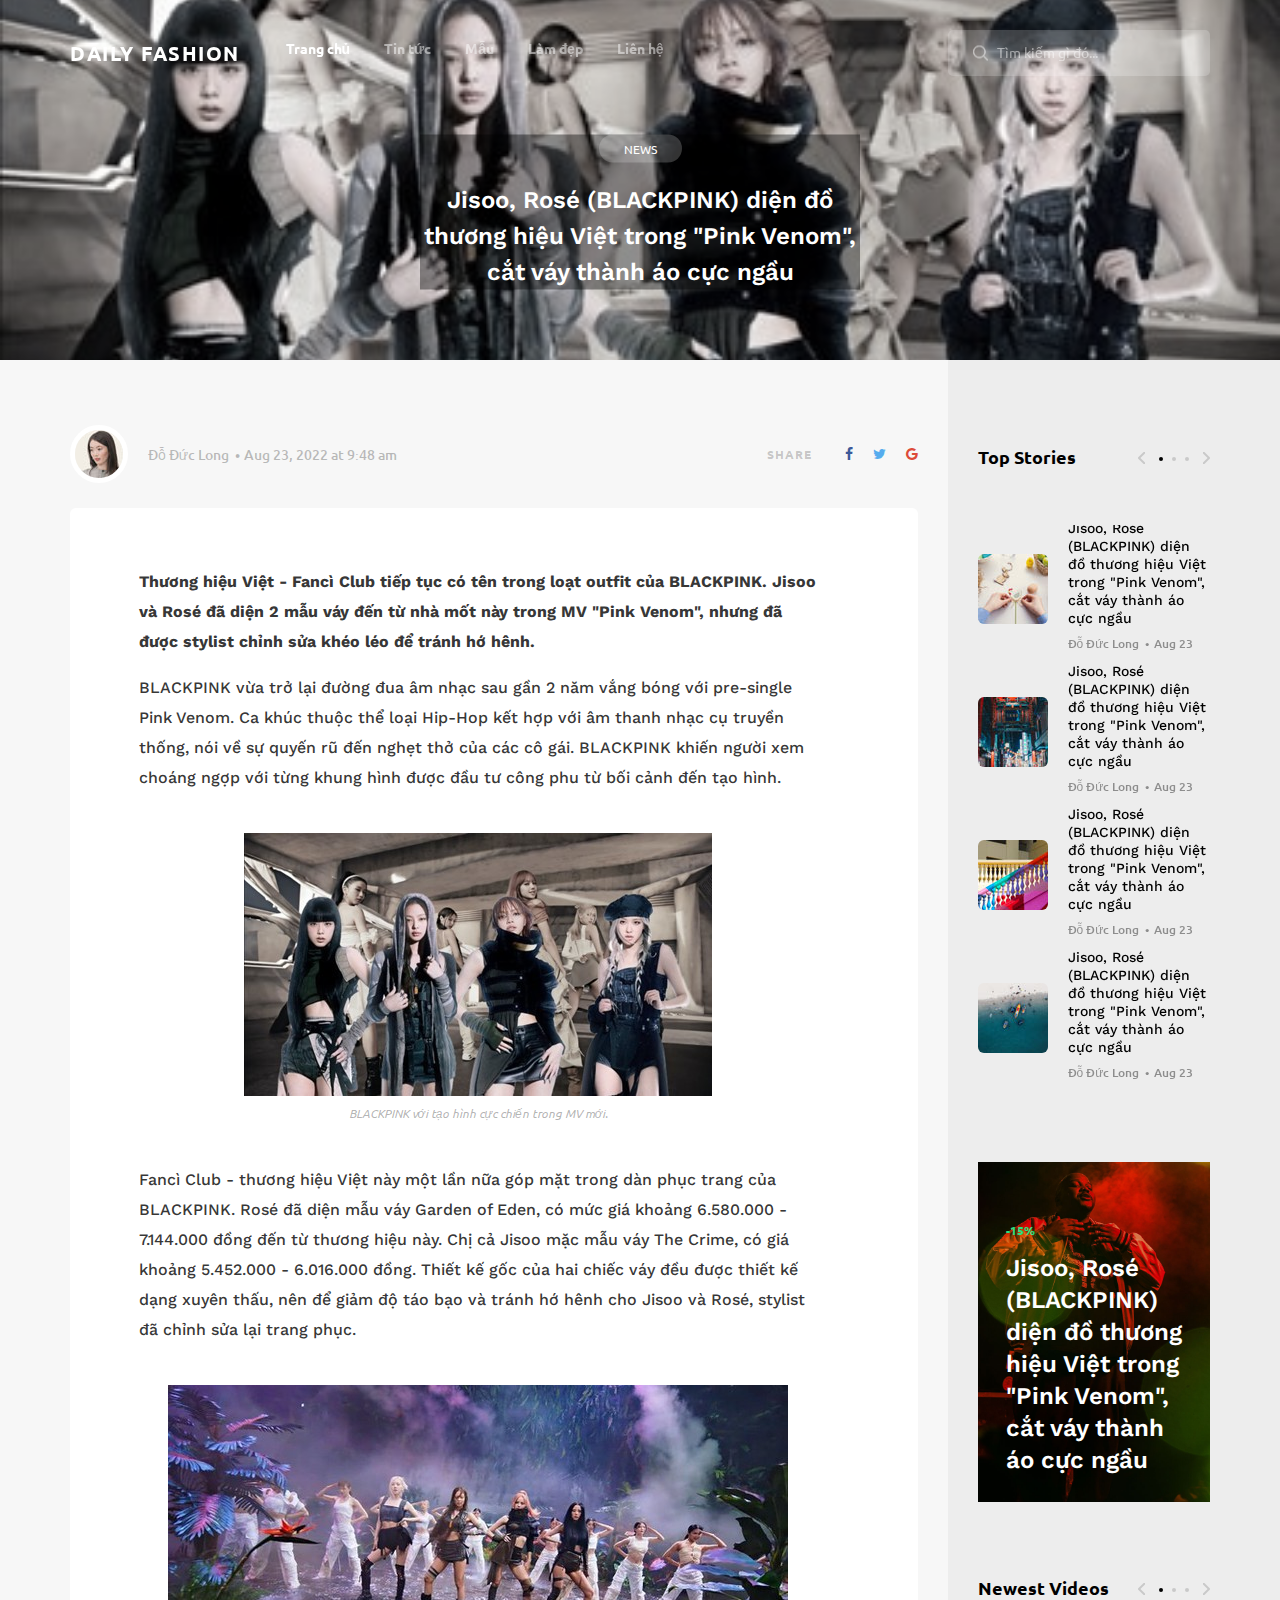
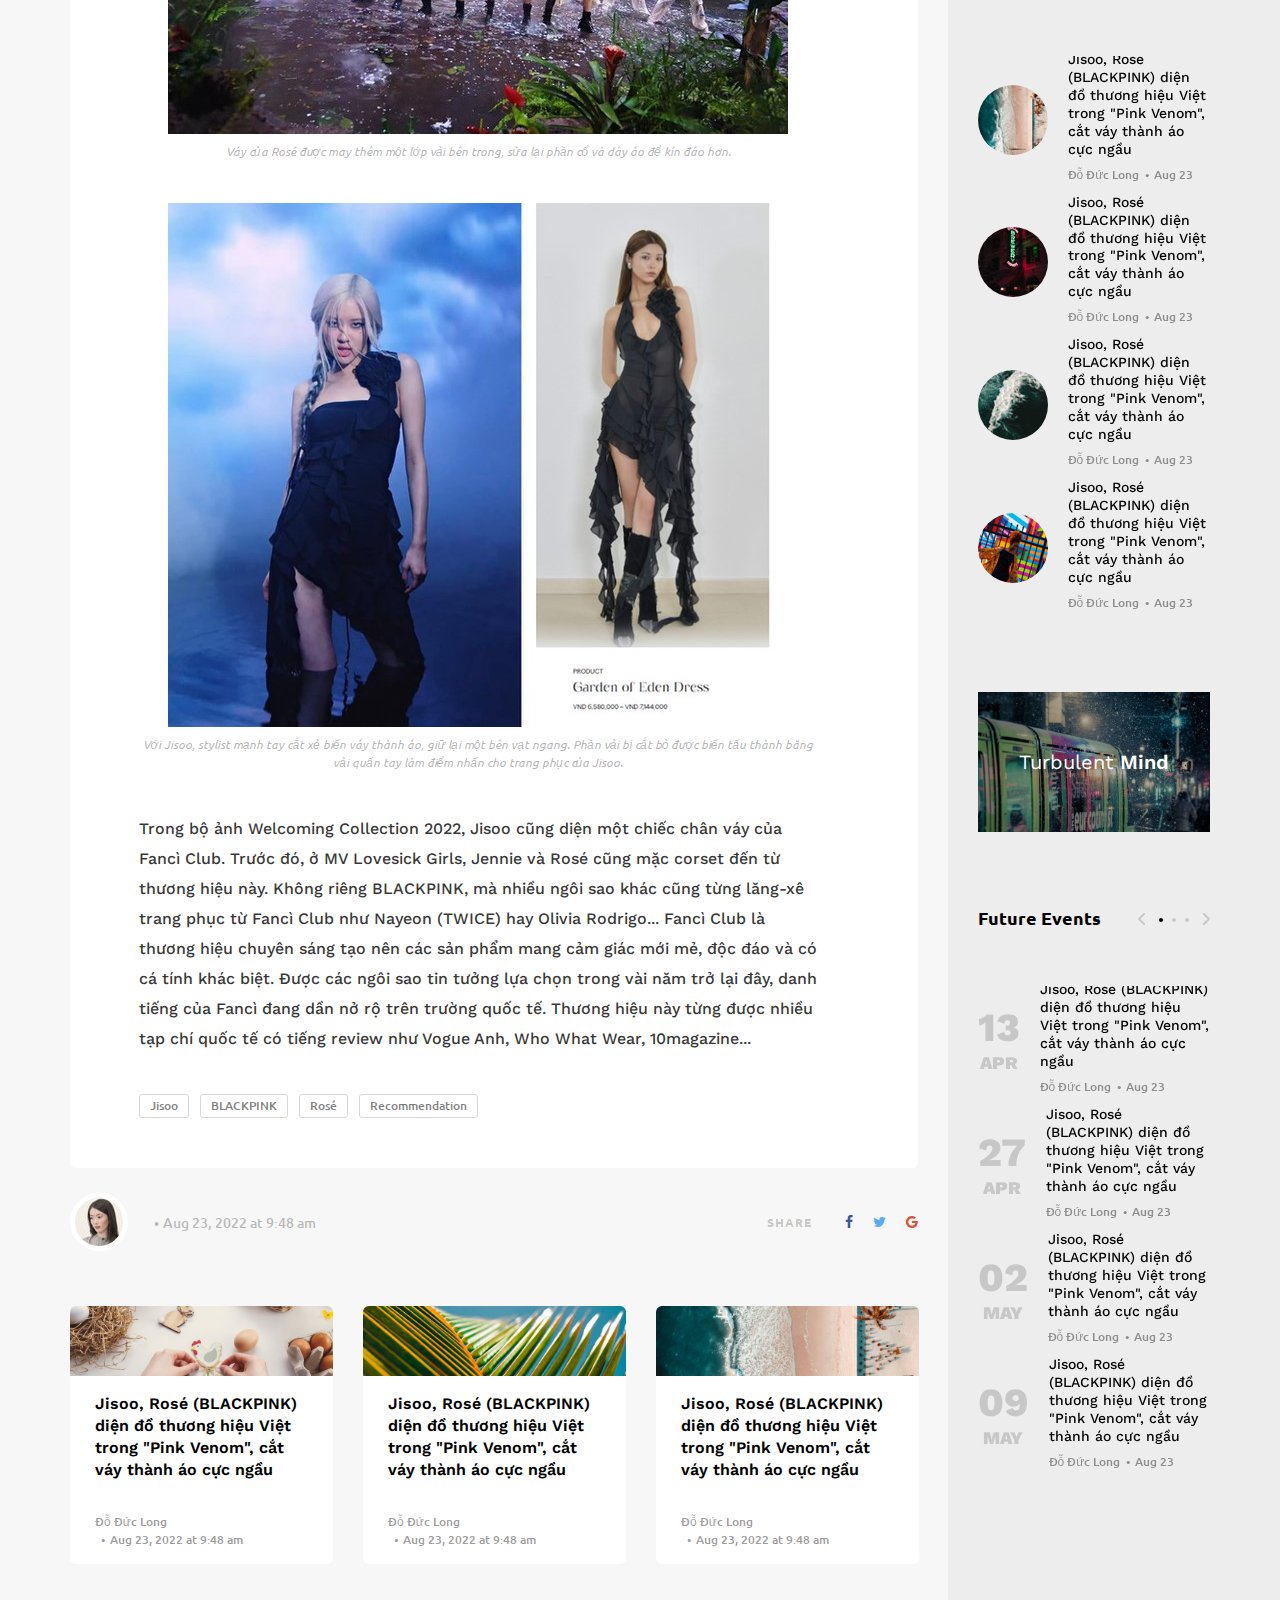
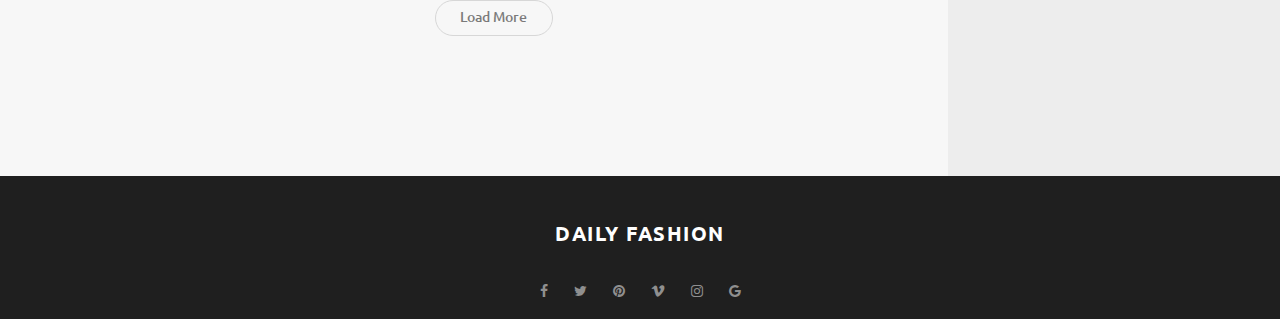
<file: post1.html>
<!DOCTYPE html>
<html lang="en">
<head>
<title>Post</title>
<meta charset="utf-8">
<meta http-equiv="X-UA-Compatible" content="IE=edge">
<meta name="description" content="Demo project">
<meta name="viewport" content="width=device-width, initial-scale=1">
<link rel="stylesheet" type="text/css" href="styles/bootstrap4/bootstrap.min.css">
<link href="plugins/font-awesome-4.7.0/css/font-awesome.min.css" rel="stylesheet" type="text/css">
<link rel="stylesheet" type="text/css" href="plugins/OwlCarousel2-2.2.1/owl.carousel.css">
<link rel="stylesheet" type="text/css" href="plugins/OwlCarousel2-2.2.1/owl.theme.default.css">
<link rel="stylesheet" type="text/css" href="plugins/OwlCarousel2-2.2.1/animate.css">
<link rel="stylesheet" type="text/css" href="plugins/jquery.mb.YTPlayer-3.1.12/jquery.mb.YTPlayer.css">
<link rel="stylesheet" type="text/css" href="styles/post.css">
<link rel="stylesheet" type="text/css" href="styles/post_responsive.css">
</head>
<body>

<div class="super_container">

	<!-- Header -->

	<header class="header">
		<div class="container">
			<div class="row">
				<div class="col">
					<div class="header_content d-flex flex-row align-items-center justify-content-start">
						<div class="logo"><a class="logo-style" href="#">daily fashion</a></div>
						<nav class="main_nav">
							<ul>
								                  <li class="active"><a href="index.html">Trang chủ</a></li>
                  <li>
                    <div class="panel-group">
                      <div class="panel panel-default">
                        <div class="panel-heading">
                          <h4 class="panel-title">
                            <a data-toggle="collapse" href="#collapse1">Tin tức</a>
                          </h4>
                        </div>
                        <div id="collapse1" class="panel-collapse collapse">
                          <ul class="list-group">
                            <li class="list-group-item">Sự kiện</li>
                            <li class="list-group-item">Trend</li>
                            <li class="list-group-item">Khác</li>
                          </ul>
                          <a data-toggle="collapse" href="#collapse1">Tin tức</a>
                        </div>
                      </div>
                    </div>
                  </li>
                  <li><div class="panel-group">
                    <div class="panel panel-default">
                      <div class="panel-heading">
                        <h4 class="panel-title">
                          <a data-toggle="collapse" href="#collapse2">Mẫu</a>
                        </h4>
                      </div>
                      <div id="collapse2" class="panel-collapse collapse">
                        <ul class="list-group">
                          <li class="list-group-item">Mẫu nam</li>
                          <li class="list-group-item">Mẫu nữ</li>
                          <li class="list-group-item">Mẫu teen</li>
                          <li class="list-group-item">Khác</li>
                        </ul>
                        <a data-toggle="collapse" href="#collapse2">Mẫu</a>
                      </div>
                    </div>
                  </div>
                </li>
                  <li><a href="#">Làm đẹp</a></li>
                  <li><a href="contact.html">Liên hệ</a></li>
							</ul>
						</nav>
						<div class="search_container ml-auto">
							<form action="#">
								<input type="search" class="header_search_input" required="required" placeholder="Tìm kiếm gì đó...">
								<img class="header_search_icon" src="images/search.png" alt="">
							</form>

						</div>
						<div class="hamburger ml-auto menu_mm">
							<i class="fa fa-bars trans_200 menu_mm" aria-hidden="true"></i>
						</div>
					</div>
				</div>
			</div>
		</div>
	</header>

	<!-- Menu -->

	<div class="menu d-flex flex-column align-items-end justify-content-start text-right menu_mm trans_400">
		<div class="menu_close_container"><div class="menu_close"><div></div><div></div></div></div>
		<div class="logo menu_mm"><a href="#">Avision</a></div>
		<div class="search">
			<form action="#">
				<input type="search" class="header_search_input menu_mm" required="required" placeholder="Type to Search...">
				<img class="header_search_icon menu_mm" src="images/search_2.png" alt="">
			</form>
		</div>
		<nav class="menu_nav">
			<ul class="menu_mm">
				<li class="menu_mm"><a href="index.html">home</a></li>
				<li class="menu_mm"><a href="#">Fashion</a></li>
				<li class="menu_mm"><a href="#">Gadgets</a></li>
				<li class="menu_mm"><a href="#">Lifestyle</a></li>
				<li class="menu_mm"><a href="#">Video</a></li>
				<li class="menu_mm"><a href="contact.html">Contact</a></li>
			</ul>
		</nav>
	</div>

	<!-- Home -->

	<div class="home">
		<div class="bg-image post-1"></div>
		<div class="home_content">
			<div class="post_category trans_200"><a href="category.html" class="trans_200">News</a></div>
			<div class="post_title">Jisoo, Rosé (BLACKPINK) diện đồ thương hiệu Việt trong "Pink Venom", cắt váy thành áo cực ngầu</div>
		</div>
	</div>

	<!-- Page Content -->

	<div class="page_content">
		<div class="container">
			<div class="row row-lg-eq-height">

				<!-- Post Content -->

				<div class="col-lg-9">
					<div class="post_content">

						<!-- Top Panel -->
						<div class="post_panel post_panel_top d-flex flex-row align-items-center justify-content-start">
							<div class="author_image"><div><img src="images/author.jpg" alt=""></div></div>
							<div class="post_meta"><a href="#">Đỗ Đức Long</a><span>Aug 23, 2022 at 9:48 am</span></div>
							<div class="post_share ml-sm-auto">
								<span>share</span>
								<ul class="post_share_list">
									<li class="post_share_item"><a href="https://www.facebook.com"><i class="fa fa-facebook" aria-hidden="true"></i></a></li>
									<li class="post_share_item"><a href="https://twitter.com"><i class="fa fa-twitter" aria-hidden="true"></i></a></li>
									<li class="post_share_item"><a href="https://myaccount.google.com"><i class="fa fa-google" aria-hidden="true"></i></a></li>
								</ul>
							</div>
						</div>

						<!-- Post Body -->

						<div class="post_body">
							<p class="post_p"><strong>Thương hiệu Việt - Fancì Club tiếp tục có tên trong loạt outfit của BLACKPINK. Jisoo và Rosé đã diện 2 mẫu váy đến từ nhà mốt này trong MV "Pink Venom", nhưng đã được stylist chỉnh sửa khéo léo để tránh hớ hênh.</strong></p>
							<p class="post_p">BLACKPINK vừa trở lại đường đua âm nhạc sau gần 2 năm vắng bóng với pre-single Pink Venom. Ca khúc thuộc thể loại Hip-Hop kết hợp với âm thanh nhạc cụ truyền thống, nói về sự quyến rũ đến nghẹt thở của các cô gái. BLACKPINK khiến người xem choáng ngợp với từng khung hình được đầu tư công phu từ bối cảnh đến tạo hình.</p>
              <figure class="pic-cmt">
                <img src="images/Picture1.jpg" alt="">
                <figcaption>BLACKPINK với tạo hình cực chiến trong MV mới.</figcaption>
              </figure>
							<p class="post_p">Fancì Club - thương hiệu Việt này một lần nữa góp mặt trong dàn phục trang của BLACKPINK. Rosé đã diện mẫu váy Garden of Eden, có mức giá khoảng 6.580.000 - 7.144.000 đồng đến từ thương hiệu này. Chị cả Jisoo mặc mẫu váy The Crime, có giá khoảng 5.452.000 - 6.016.000 đồng. Thiết kế gốc của hai chiếc váy đều được thiết kế dạng xuyên thấu, nên để giảm độ táo bạo và tránh hớ hênh cho Jisoo và Rosé, stylist đã chỉnh sửa lại trang phục.</p>
              <figure class="pic-cmt">
                <img src="images/Picture2.jpg" alt="">
                <figcaption>Váy của Rosé được may thêm một lớp vải bên trong, sửa lại phần cổ và dây áo để kín đáo hơn.</figcaption>
              </figure>
              <figure class="pic-cmt">
                <img src="images/Picture3.jpg" alt="">
                <figcaption>Với Jisoo, stylist mạnh tay cắt xẻ biến váy thành áo, giữ lại một bên vạt ngang. Phần vải bị cắt bỏ được biến tấu thành băng vải quấn tay làm điểm nhấn cho trang phục của Jisoo.</figcaption>
              </figure>
              <p class="post_p">Trong bộ ảnh Welcoming Collection 2022, Jisoo cũng diện một chiếc chân váy của Fancì Club. Trước đó, ở MV Lovesick Girls, Jennie và Rosé cũng mặc corset đến từ thương hiệu này. Không riêng BLACKPINK, mà nhiều ngôi sao khác cũng từng lăng-xê trang phục từ Fancì Club như Nayeon (TWICE) hay Olivia Rodrigo... Fancì Club là thương hiệu chuyên sáng tạo nên các sản phẩm mang cảm giác mới mẻ, độc đáo và có cá tính khác biệt. Được các ngôi sao tin tưởng lựa chọn trong vài năm trở lại đây, danh tiếng của Fancì đang dần nở rộ trên trường quốc tế. Thương hiệu này từng được nhiều tạp chí quốc tế có tiếng review như Vogue Anh, Who What Wear, 10magazine...</p>

							<!-- Post Tags -->
							<div class="post_tags">
								<ul>
									<li class="post_tag"><a href="#">Jisoo</a></li>
									<li class="post_tag"><a href="#">BLACKPINK</a></li>
									<li class="post_tag"><a href="#">Rosé</a></li>
									<li class="post_tag"><a href="#">Recommendation</a></li>
								</ul>
							</div>
						</div>

						<!-- Bottom Panel -->
						<div class="post_panel bottom_panel d-flex flex-row align-items-center justify-content-start">
							<div class="author_image"><div><img src="images/author.jpg" alt=""></div></div>
							<div class="post_meta"><a href="#"></a><span>Aug 23, 2022 at 9:48 am</span></div>
							<div class="post_share ml-sm-auto">
								<span>share</span>
								<ul class="post_share_list">
									<li class="post_share_item"><a href="#"><i class="fa fa-facebook" aria-hidden="true"></i></a></li>
									<li class="post_share_item"><a href="#"><i class="fa fa-twitter" aria-hidden="true"></i></a></li>
									<li class="post_share_item"><a href="#"><i class="fa fa-google" aria-hidden="true"></i></a></li>
								</ul>
							</div>
						</div>

						<!-- Similar Posts -->
						<div class="similar_posts">
							<div class="grid clearfix">

								<!-- Small Card With Image -->
								<div class="card card_small_with_image grid-item">
									<img class="card-img-top" src="images/post_25.jpg" alt="https://unsplash.com/@jakobowens1">
									<div class="card-body">
										<div class="card-title card-title-small"><a href="post.html">Jisoo, Rosé (BLACKPINK) diện đồ thương hiệu Việt trong "Pink Venom", cắt váy thành áo cực ngầu</a></div>
										<small class="post_meta"><a href="#">Đỗ Đức Long</a><span>Aug 23, 2022 at 9:48 am</span></small>
									</div>
								</div>

								<!-- Small Card With Image -->
								<div class="card card_small_with_image grid-item">
									<img class="card-img-top" src="images/post_2.jpg" alt="https://unsplash.com/@jakobowens1">
									<div class="card-body">
										<div class="card-title card-title-small"><a href="post.html">Jisoo, Rosé (BLACKPINK) diện đồ thương hiệu Việt trong "Pink Venom", cắt váy thành áo cực ngầu</a></div>
										<small class="post_meta"><a href="#">Đỗ Đức Long</a><span>Aug 23, 2022 at 9:48 am</span></small>
									</div>
								</div>

								<!-- Small Card With Image -->
								<div class="card card_small_with_image grid-item">
									<img class="card-img-top" src="images/post_26.jpg" alt="https://unsplash.com/@jakobowens1">
									<div class="card-body">
										<div class="card-title card-title-small"><a href="post.html">Jisoo, Rosé (BLACKPINK) diện đồ thương hiệu Việt trong "Pink Venom", cắt váy thành áo cực ngầu</a></div>
										<small class="post_meta"><a href="#">Đỗ Đức Long</a><span>Aug 23, 2022 at 9:48 am</span></small>
									</div>
								</div>

							</div>
						</div>
					</div>
					<div class="load_more">
						<div id="load_more" class="load_more_button text-center trans_200">Load More</div>
					</div>
				</div>

				<!-- Sidebar -->

				<div class="col-lg-3">
					<div class="sidebar">
						<div class="sidebar_background"></div>

						<!-- Top Stories -->

						<div class="sidebar_section">
							<div class="sidebar_title_container">
								<div class="sidebar_title">Top Stories</div>
								<div class="sidebar_slider_nav">
									<div class="custom_nav_container sidebar_slider_nav_container">
										<div class="custom_prev custom_prev_top">
											<svg version="1.1" xmlns="http://www.w3.org/2000/svg" xmlns:xlink="http://www.w3.org/1999/xlink" x="0px" y="0px"
												 width="7px" height="12px" viewBox="0 0 7 12" enable-background="new 0 0 7 12" xml:space="preserve">
												<polyline fill="#bebebe" points="0,5.61 5.609,0 7,0 7,1.438 2.438,6 7,10.563 7,12 5.609,12 -0.002,6.39 "/>
											</svg>
										</div>
								        <ul id="custom_dots" class="custom_dots custom_dots_top">
											<li class="custom_dot custom_dot_top active"><span></span></li>
											<li class="custom_dot custom_dot_top"><span></span></li>
											<li class="custom_dot custom_dot_top"><span></span></li>
										</ul>
										<div class="custom_next custom_next_top">
											<svg version="1.1" xmlns="http://www.w3.org/2000/svg" xmlns:xlink="http://www.w3.org/1999/xlink" x="0px" y="0px"
												 width="7px" height="12px" viewBox="0 0 7 12" enable-background="new 0 0 7 12" xml:space="preserve">
												<polyline fill="#bebebe" points="6.998,6.39 1.389,12 -0.002,12 -0.002,10.562 4.561,6 -0.002,1.438 -0.002,0 1.389,0 7,5.61 "/>
											</svg>
										</div>
									</div>
								</div>
							</div>
							<div class="sidebar_section_content">

								<!-- Top Stories Slider -->
								<div class="sidebar_slider_container">
									<div class="owl-carousel owl-theme sidebar_slider_top">

										<!-- Top Stories Slider Item -->
										<div class="owl-item">

											<!-- Sidebar Post -->
											<div class="side_post">
												<a href="post.html">
													<div class="d-flex flex-row align-items-xl-center align-items-start justify-content-start">
														<div class="side_post_image"><div><img src="images/top_1.jpg" alt=""></div></div>
														<div class="side_post_content">
															<div class="side_post_title">Jisoo, Rosé (BLACKPINK) diện đồ thương hiệu Việt trong "Pink Venom", cắt váy thành áo cực ngầu</div>
															<small class="post_meta">Đỗ Đức Long<span>Aug 23</span></small>
														</div>
													</div>
												</a>
											</div>

											<!-- Sidebar Post -->
											<div class="side_post">
												<a href="post.html">
													<div class="d-flex flex-row align-items-xl-center align-items-start justify-content-start">
														<div class="side_post_image"><div><img src="images/top_2.jpg" alt=""></div></div>
														<div class="side_post_content">
															<div class="side_post_title">Jisoo, Rosé (BLACKPINK) diện đồ thương hiệu Việt trong "Pink Venom", cắt váy thành áo cực ngầu</div>
															<small class="post_meta">Đỗ Đức Long<span>Aug 23</span></small>
														</div>
													</div>
												</a>
											</div>

											<!-- Sidebar Post -->
											<div class="side_post">
												<a href="post.html">
													<div class="d-flex flex-row align-items-xl-center align-items-start justify-content-start">
														<div class="side_post_image"><div><img src="images/top_3.jpg" alt=""></div></div>
														<div class="side_post_content">
															<div class="side_post_title">Jisoo, Rosé (BLACKPINK) diện đồ thương hiệu Việt trong "Pink Venom", cắt váy thành áo cực ngầu</div>
															<small class="post_meta">Đỗ Đức Long<span>Aug 23</span></small>
														</div>
													</div>
												</a>
											</div>

											<!-- Sidebar Post -->
											<div class="side_post">
												<a href="post.html">
													<div class="d-flex flex-row align-items-xl-center align-items-start justify-content-start">
														<div class="side_post_image"><div><img src="images/top_4.jpg" alt=""></div></div>
														<div class="side_post_content">
															<div class="side_post_title">Jisoo, Rosé (BLACKPINK) diện đồ thương hiệu Việt trong "Pink Venom", cắt váy thành áo cực ngầu</div>
															<small class="post_meta">Đỗ Đức Long<span>Aug 23</span></small>
														</div>
													</div>
												</a>
											</div>

										</div>

										<!-- Top Stories Slider Item -->
										<div class="owl-item">

											<!-- Sidebar Post -->
											<div class="side_post">
												<a href="post.html">
													<div class="d-flex flex-row align-items-xl-center align-items-start justify-content-start">
														<div class="side_post_image"><div><img src="images/top_1.jpg" alt=""></div></div>
														<div class="side_post_content">
															<div class="side_post_title">Jisoo, Rosé (BLACKPINK) diện đồ thương hiệu Việt trong "Pink Venom", cắt váy thành áo cực ngầu</div>
															<small class="post_meta">Đỗ Đức Long<span>Aug 23</span></small>
														</div>
													</div>
												</a>
											</div>

											<!-- Sidebar Post -->
											<div class="side_post">
												<a href="post.html">
													<div class="d-flex flex-row align-items-xl-center align-items-start justify-content-start">
														<div class="side_post_image"><div><img src="images/top_2.jpg" alt=""></div></div>
														<div class="side_post_content">
															<div class="side_post_title">Jisoo, Rosé (BLACKPINK) diện đồ thương hiệu Việt trong "Pink Venom", cắt váy thành áo cực ngầu</div>
															<small class="post_meta">Đỗ Đức Long<span>Aug 23</span></small>
														</div>
													</div>
												</a>
											</div>

											<!-- Sidebar Post -->
											<div class="side_post">
												<a href="post.html">
													<div class="d-flex flex-row align-items-xl-center align-items-start justify-content-start">
														<div class="side_post_image"><div><img src="images/top_3.jpg" alt=""></div></div>
														<div class="side_post_content">
															<div class="side_post_title">Jisoo, Rosé (BLACKPINK) diện đồ thương hiệu Việt trong "Pink Venom", cắt váy thành áo cực ngầu</div>
															<small class="post_meta">Đỗ Đức Long<span>Aug 23</span></small>
														</div>
													</div>
												</a>
											</div>

											<!-- Sidebar Post -->
											<div class="side_post">
												<a href="post.html">
													<div class="d-flex flex-row align-items-xl-center align-items-start justify-content-start">
														<div class="side_post_image"><div><img src="images/top_4.jpg" alt=""></div></div>
														<div class="side_post_content">
															<div class="side_post_title">Jisoo, Rosé (BLACKPINK) diện đồ thương hiệu Việt trong "Pink Venom", cắt váy thành áo cực ngầu</div>
															<small class="post_meta">Đỗ Đức Long<span>Aug 23</span></small>
														</div>
													</div>
												</a>
											</div>

										</div>

										<!-- Top Stories Slider Item -->
										<div class="owl-item">

											<!-- Sidebar Post -->
											<div class="side_post">
												<a href="post.html">
													<div class="d-flex flex-row align-items-xl-center align-items-start justify-content-start">
														<div class="side_post_image"><div><img src="images/top_1.jpg" alt=""></div></div>
														<div class="side_post_content">
															<div class="side_post_title">Jisoo, Rosé (BLACKPINK) diện đồ thương hiệu Việt trong "Pink Venom", cắt váy thành áo cực ngầu</div>
															<small class="post_meta">Đỗ Đức Long<span>Aug 23</span></small>
														</div>
													</div>
												</a>
											</div>

											<!-- Sidebar Post -->
											<div class="side_post">
												<a href="post.html">
													<div class="d-flex flex-row align-items-xl-center align-items-start justify-content-start">
														<div class="side_post_image"><div><img src="images/top_2.jpg" alt=""></div></div>
														<div class="side_post_content">
															<div class="side_post_title">Jisoo, Rosé (BLACKPINK) diện đồ thương hiệu Việt trong "Pink Venom", cắt váy thành áo cực ngầu</div>
															<small class="post_meta">Đỗ Đức Long<span>Aug 23</span></small>
														</div>
													</div>
												</a>
											</div>

											<!-- Sidebar Post -->
											<div class="side_post">
												<a href="post.html">
													<div class="d-flex flex-row align-items-xl-center align-items-start justify-content-start">
														<div class="side_post_image"><div><img src="images/top_3.jpg" alt=""></div></div>
														<div class="side_post_content">
															<div class="side_post_title">Jisoo, Rosé (BLACKPINK) diện đồ thương hiệu Việt trong "Pink Venom", cắt váy thành áo cực ngầu</div>
															<small class="post_meta">Đỗ Đức Long<span>Aug 23</span></small>
														</div>
													</div>
												</a>
											</div>

											<!-- Sidebar Post -->
											<div class="side_post">
												<a href="post.html">
													<div class="d-flex flex-row align-items-xl-center align-items-start justify-content-start">
														<div class="side_post_image"><div><img src="images/top_4.jpg" alt=""></div></div>
														<div class="side_post_content">
															<div class="side_post_title">Jisoo, Rosé (BLACKPINK) diện đồ thương hiệu Việt trong "Pink Venom", cắt váy thành áo cực ngầu</div>
															<small class="post_meta">Đỗ Đức Long<span>Aug 23</span></small>
														</div>
													</div>
												</a>
											</div>

										</div>

									</div>
								</div>
							</div>
						</div>

						<!-- Advertising -->

						<div class="sidebar_section">
							<div class="advertising">
								<div class="advertising_background" style="background-image:url(images/post_17.jpg)"></div>
								<div class="advertising_content d-flex flex-column align-items-start justify-content-end">
									<div class="advertising_perc">-15%</div>
									<div class="advertising_link"><a href="#">Jisoo, Rosé (BLACKPINK) diện đồ thương hiệu Việt trong "Pink Venom", cắt váy thành áo cực ngầu</a></div>
								</div>
							</div>
						</div>

						<!-- Newest Videos -->

						<div class="sidebar_section newest_videos">
							<div class="sidebar_title_container">
								<div class="sidebar_title">Newest Videos</div>
								<div class="sidebar_slider_nav">
									<div class="custom_nav_container sidebar_slider_nav_container">
										<div class="custom_prev custom_prev_vid">
											<svg version="1.1" xmlns="http://www.w3.org/2000/svg" xmlns:xlink="http://www.w3.org/1999/xlink" x="0px" y="0px"
												 width="7px" height="12px" viewBox="0 0 7 12" enable-background="new 0 0 7 12" xml:space="preserve">
												<polyline fill="#bebebe" points="0,5.61 5.609,0 7,0 7,1.438 2.438,6 7,10.563 7,12 5.609,12 -0.002,6.39 "/>
											</svg>
										</div>
								        <ul id="custom_dots" class="custom_dots custom_dots_vid">
											<li class="custom_dot custom_dot_vid active"><span></span></li>
											<li class="custom_dot custom_dot_vid"><span></span></li>
											<li class="custom_dot custom_dot_vid"><span></span></li>
										</ul>
										<div class="custom_next custom_next_vid">
											<svg version="1.1" xmlns="http://www.w3.org/2000/svg" xmlns:xlink="http://www.w3.org/1999/xlink" x="0px" y="0px"
												 width="7px" height="12px" viewBox="0 0 7 12" enable-background="new 0 0 7 12" xml:space="preserve">
												<polyline fill="#bebebe" points="6.998,6.39 1.389,12 -0.002,12 -0.002,10.562 4.561,6 -0.002,1.438 -0.002,0 1.389,0 7,5.61 "/>
											</svg>
										</div>
									</div>
								</div>
							</div>
							<div class="sidebar_section_content">

								<!-- Sidebar Slider -->
								<div class="sidebar_slider_container">
									<div class="owl-carousel owl-theme sidebar_slider_vid">

										<!-- Newest Videos Slider Item -->
										<div class="owl-item">

											<!-- Newest Videos Post -->
											<div class="side_post">
												<a href="post.html">
													<div class="d-flex flex-row align-items-xl-center align-items-start justify-content-start">
														<div class="side_post_image"><div><img src="images/vid_1.jpg" alt=""></div></div>
														<div class="side_post_content">
															<div class="side_post_title">Jisoo, Rosé (BLACKPINK) diện đồ thương hiệu Việt trong "Pink Venom", cắt váy thành áo cực ngầu</div>
															<small class="post_meta">Đỗ Đức Long<span>Aug 23</span></small>
														</div>
													</div>
												</a>
											</div>

											<!-- Newest Videos Post -->
											<div class="side_post">
												<a href="post.html">
													<div class="d-flex flex-row align-items-xl-center align-items-start justify-content-start">
														<div class="side_post_image"><div><img src="images/vid_2.jpg" alt=""></div></div>
														<div class="side_post_content">
															<div class="side_post_title">Jisoo, Rosé (BLACKPINK) diện đồ thương hiệu Việt trong "Pink Venom", cắt váy thành áo cực ngầu</div>
															<small class="post_meta">Đỗ Đức Long<span>Aug 23</span></small>
														</div>
													</div>
												</a>
											</div>

											<!-- Newest Videos Post -->
											<div class="side_post">
												<a href="post.html">
													<div class="d-flex flex-row align-items-xl-center align-items-start justify-content-start">
														<div class="side_post_image"><div><img src="images/vid_3.jpg" alt=""></div></div>
														<div class="side_post_content">
															<div class="side_post_title">Jisoo, Rosé (BLACKPINK) diện đồ thương hiệu Việt trong "Pink Venom", cắt váy thành áo cực ngầu</div>
															<small class="post_meta">Đỗ Đức Long<span>Aug 23</span></small>
														</div>
													</div>
												</a>
											</div>

											<!-- Newest Videos Post -->
											<div class="side_post">
												<a href="post.html">
													<div class="d-flex flex-row align-items-xl-center align-items-start justify-content-start">
														<div class="side_post_image"><div><img src="images/vid_4.jpg" alt=""></div></div>
														<div class="side_post_content">
															<div class="side_post_title">Jisoo, Rosé (BLACKPINK) diện đồ thương hiệu Việt trong "Pink Venom", cắt váy thành áo cực ngầu</div>
															<small class="post_meta">Đỗ Đức Long<span>Aug 23</span></small>
														</div>
													</div>
												</a>
											</div>

										</div>

										<!-- Newest Videos Slider Item -->
										<div class="owl-item">

											<!-- Newest Videos Post -->
											<div class="side_post">
												<a href="post.html">
													<div class="d-flex flex-row align-items-xl-center align-items-start justify-content-start">
														<div class="side_post_image"><div><img src="images/vid_1.jpg" alt=""></div></div>
														<div class="side_post_content">
															<div class="side_post_title">Jisoo, Rosé (BLACKPINK) diện đồ thương hiệu Việt trong "Pink Venom", cắt váy thành áo cực ngầu</div>
															<small class="post_meta">Đỗ Đức Long<span>Aug 23</span></small>
														</div>
													</div>
												</a>
											</div>

											<!-- Newest Videos Post -->
											<div class="side_post">
												<a href="post.html">
													<div class="d-flex flex-row align-items-xl-center align-items-start justify-content-start">
														<div class="side_post_image"><div><img src="images/vid_2.jpg" alt=""></div></div>
														<div class="side_post_content">
															<div class="side_post_title">Jisoo, Rosé (BLACKPINK) diện đồ thương hiệu Việt trong "Pink Venom", cắt váy thành áo cực ngầu</div>
															<small class="post_meta">Đỗ Đức Long<span>Aug 23</span></small>
														</div>
													</div>
												</a>
											</div>

											<!-- Newest Videos Post -->
											<div class="side_post">
												<a href="post.html">
													<div class="d-flex flex-row align-items-xl-center align-items-start justify-content-start">
														<div class="side_post_image"><div><img src="images/vid_3.jpg" alt=""></div></div>
														<div class="side_post_content">
															<div class="side_post_title">Jisoo, Rosé (BLACKPINK) diện đồ thương hiệu Việt trong "Pink Venom", cắt váy thành áo cực ngầu</div>
															<small class="post_meta">Đỗ Đức Long<span>Aug 23</span></small>
														</div>
													</div>
												</a>
											</div>

											<!-- Newest Videos Post -->
											<div class="side_post">
												<a href="post.html">
													<div class="d-flex flex-row align-items-xl-center align-items-start justify-content-start">
														<div class="side_post_image"><div><img src="images/vid_4.jpg" alt=""></div></div>
														<div class="side_post_content">
															<div class="side_post_title">Jisoo, Rosé (BLACKPINK) diện đồ thương hiệu Việt trong "Pink Venom", cắt váy thành áo cực ngầu</div>
															<small class="post_meta">Đỗ Đức Long<span>Aug 23</span></small>
														</div>
													</div>
												</a>
											</div>

										</div>

										<!-- Newest Videos Slider Item -->
										<div class="owl-item">

											<!-- Newest Videos Post -->
											<div class="side_post">
												<a href="post.html">
													<div class="d-flex flex-row align-items-xl-center align-items-start justify-content-start">
														<div class="side_post_image"><div><img src="images/vid_1.jpg" alt=""></div></div>
														<div class="side_post_content">
															<div class="side_post_title">Jisoo, Rosé (BLACKPINK) diện đồ thương hiệu Việt trong "Pink Venom", cắt váy thành áo cực ngầu</div>
															<small class="post_meta">Đỗ Đức Long<span>Aug 23</span></small>
														</div>
													</div>
												</a>
											</div>

											<!-- Newest Videos Post -->
											<div class="side_post">
												<a href="post.html">
													<div class="d-flex flex-row align-items-xl-center align-items-start justify-content-start">
														<div class="side_post_image"><div><img src="images/vid_2.jpg" alt=""></div></div>
														<div class="side_post_content">
															<div class="side_post_title">Jisoo, Rosé (BLACKPINK) diện đồ thương hiệu Việt trong "Pink Venom", cắt váy thành áo cực ngầu</div>
															<small class="post_meta">Đỗ Đức Long<span>Aug 23</span></small>
														</div>
													</div>
												</a>
											</div>

											<!-- Newest Videos Post -->
											<div class="side_post">
												<a href="post.html">
													<div class="d-flex flex-row align-items-xl-center align-items-start justify-content-start">
														<div class="side_post_image"><div><img src="images/vid_3.jpg" alt=""></div></div>
														<div class="side_post_content">
															<div class="side_post_title">Jisoo, Rosé (BLACKPINK) diện đồ thương hiệu Việt trong "Pink Venom", cắt váy thành áo cực ngầu</div>
															<small class="post_meta">Đỗ Đức Long<span>Aug 23</span></small>
														</div>
													</div>
												</a>
											</div>

											<!-- Newest Videos Post -->
											<div class="side_post">
												<a href="post.html">
													<div class="d-flex flex-row align-items-xl-center align-items-start justify-content-start">
														<div class="side_post_image"><div><img src="images/vid_4.jpg" alt=""></div></div>
														<div class="side_post_content">
															<div class="side_post_title">Jisoo, Rosé (BLACKPINK) diện đồ thương hiệu Việt trong "Pink Venom", cắt váy thành áo cực ngầu</div>
															<small class="post_meta">Đỗ Đức Long<span>Aug 23</span></small>
														</div>
													</div>
												</a>
											</div>

										</div>

									</div>
								</div>
							</div>
						</div>

						<!-- Advertising 2 -->

						<div class="sidebar_section">
							<div class="advertising_2">
								<div class="advertising_background" style="background-image:url(images/post_18.jpg)"></div>
								<div class="advertising_2_content d-flex flex-column align-items-center justify-content-center">
									<div class="advertising_2_link"><a href="#">Turbulent <span>Mind</span></a></div>
								</div>
							</div>
						</div>

						<!-- Future Events -->

						<div class="sidebar_section future_events">
							<div class="sidebar_title_container">
								<div class="sidebar_title">Future Events</div>
								<div class="sidebar_slider_nav">
									<div class="custom_nav_container sidebar_slider_nav_container">
										<div class="custom_prev custom_prev_events">
											<svg version="1.1" xmlns="http://www.w3.org/2000/svg" xmlns:xlink="http://www.w3.org/1999/xlink" x="0px" y="0px"
												 width="7px" height="12px" viewBox="0 0 7 12" enable-background="new 0 0 7 12" xml:space="preserve">
												<polyline fill="#bebebe" points="0,5.61 5.609,0 7,0 7,1.438 2.438,6 7,10.563 7,12 5.609,12 -0.002,6.39 "/>
											</svg>
										</div>
								        <ul id="custom_dots" class="custom_dots custom_dots_events">
											<li class="custom_dot custom_dot_events active"><span></span></li>
											<li class="custom_dot custom_dot_events"><span></span></li>
											<li class="custom_dot custom_dot_events"><span></span></li>
										</ul>
										<div class="custom_next custom_next_events">
											<svg version="1.1" xmlns="http://www.w3.org/2000/svg" xmlns:xlink="http://www.w3.org/1999/xlink" x="0px" y="0px"
												 width="7px" height="12px" viewBox="0 0 7 12" enable-background="new 0 0 7 12" xml:space="preserve">
												<polyline fill="#bebebe" points="6.998,6.39 1.389,12 -0.002,12 -0.002,10.562 4.561,6 -0.002,1.438 -0.002,0 1.389,0 7,5.61 "/>
											</svg>
										</div>
									</div>
								</div>
							</div>
							<div class="sidebar_section_content">

								<!-- Sidebar Slider -->
								<div class="sidebar_slider_container">
									<div class="owl-carousel owl-theme sidebar_slider_events">

										<!-- Future Events Slider Item -->
										<div class="owl-item">

											<!-- Future Events Post -->
											<div class="side_post">
												<a href="post.html">
													<div class="d-flex flex-row align-items-xl-center align-items-start justify-content-start">
														<div class="event_date d-flex flex-column align-items-center justify-content-center">
															<div class="event_day">13</div>
															<div class="event_month">apr</div>
														</div>
														<div class="side_post_content">
															<div class="side_post_title">Jisoo, Rosé (BLACKPINK) diện đồ thương hiệu Việt trong "Pink Venom", cắt váy thành áo cực ngầu</div>
															<small class="post_meta">Đỗ Đức Long<span>Aug 23</span></small>
														</div>
													</div>
												</a>
											</div>

											<!-- Future Events Post -->
											<div class="side_post">
												<a href="post.html">
													<div class="d-flex flex-row align-items-xl-center align-items-start justify-content-start">
														<div class="event_date d-flex flex-column align-items-center justify-content-center">
															<div class="event_day">27</div>
															<div class="event_month">apr</div>
														</div>
														<div class="side_post_content">
															<div class="side_post_title">Jisoo, Rosé (BLACKPINK) diện đồ thương hiệu Việt trong "Pink Venom", cắt váy thành áo cực ngầu</div>
															<small class="post_meta">Đỗ Đức Long<span>Aug 23</span></small>
														</div>
													</div>
												</a>
											</div>

											<!-- Future Events Post -->
											<div class="side_post">
												<a href="post.html">
													<div class="d-flex flex-row align-items-xl-center align-items-start justify-content-start">
														<div class="event_date d-flex flex-column align-items-center justify-content-center">
															<div class="event_day">02</div>
															<div class="event_month">may</div>
														</div>
														<div class="side_post_content">
															<div class="side_post_title">Jisoo, Rosé (BLACKPINK) diện đồ thương hiệu Việt trong "Pink Venom", cắt váy thành áo cực ngầu</div>
															<small class="post_meta">Đỗ Đức Long<span>Aug 23</span></small>
														</div>
													</div>
												</a>
											</div>

											<!-- Future Events Post -->
											<div class="side_post">
												<a href="post.html">
													<div class="d-flex flex-row align-items-xl-center align-items-start justify-content-start">
														<div class="event_date d-flex flex-column align-items-center justify-content-center">
															<div class="event_day">09</div>
															<div class="event_month">may</div>
														</div>
														<div class="side_post_content">
															<div class="side_post_title">Jisoo, Rosé (BLACKPINK) diện đồ thương hiệu Việt trong "Pink Venom", cắt váy thành áo cực ngầu</div>
															<small class="post_meta">Đỗ Đức Long<span>Aug 23</span></small>
														</div>
													</div>
												</a>
											</div>

										</div>

										<!-- Future Events Slider Item -->
										<div class="owl-item">

											<!-- Future Events Post -->
											<div class="side_post">
												<a href="post.html">
													<div class="d-flex flex-row align-items-xl-center align-items-start justify-content-start">
														<div class="event_date d-flex flex-column align-items-center justify-content-center">
															<div class="event_day">13</div>
															<div class="event_month">apr</div>
														</div>
														<div class="side_post_content">
															<div class="side_post_title">Jisoo, Rosé (BLACKPINK) diện đồ thương hiệu Việt trong "Pink Venom", cắt váy thành áo cực ngầu</div>
															<small class="post_meta">Đỗ Đức Long<span>Aug 23</span></small>
														</div>
													</div>
												</a>
											</div>

											<!-- Future Events Post -->
											<div class="side_post">
												<a href="post.html">
													<div class="d-flex flex-row align-items-xl-center align-items-start justify-content-start">
														<div class="event_date d-flex flex-column align-items-center justify-content-center">
															<div class="event_day">27</div>
															<div class="event_month">apr</div>
														</div>
														<div class="side_post_content">
															<div class="side_post_title">Jisoo, Rosé (BLACKPINK) diện đồ thương hiệu Việt trong "Pink Venom", cắt váy thành áo cực ngầu</div>
															<small class="post_meta">Đỗ Đức Long<span>Aug 23</span></small>
														</div>
													</div>
												</a>
											</div>

											<!-- Future Events Post -->
											<div class="side_post">
												<a href="post.html">
													<div class="d-flex flex-row align-items-xl-center align-items-start justify-content-start">
														<div class="event_date d-flex flex-column align-items-center justify-content-center">
															<div class="event_day">02</div>
															<div class="event_month">may</div>
														</div>
														<div class="side_post_content">
															<div class="side_post_title">Jisoo, Rosé (BLACKPINK) diện đồ thương hiệu Việt trong "Pink Venom", cắt váy thành áo cực ngầu</div>
															<small class="post_meta">Đỗ Đức Long<span>Aug 23</span></small>
														</div>
													</div>
												</a>
											</div>

											<!-- Future Events Post -->
											<div class="side_post">
												<a href="post.html">
													<div class="d-flex flex-row align-items-xl-center align-items-start justify-content-start">
														<div class="event_date d-flex flex-column align-items-center justify-content-center">
															<div class="event_day">09</div>
															<div class="event_month">may</div>
														</div>
														<div class="side_post_content">
															<div class="side_post_title">Jisoo, Rosé (BLACKPINK) diện đồ thương hiệu Việt trong "Pink Venom", cắt váy thành áo cực ngầu</div>
															<small class="post_meta">Đỗ Đức Long<span>Aug 23</span></small>
														</div>
													</div>
												</a>
											</div>

										</div>

										<!-- Future Events Slider Item -->
										<div class="owl-item">

											<!-- Future Events Post -->
											<div class="side_post">
												<a href="post.html">
													<div class="d-flex flex-row align-items-xl-center align-items-start justify-content-start">
														<div class="event_date d-flex flex-column align-items-center justify-content-center">
															<div class="event_day">13</div>
															<div class="event_month">apr</div>
														</div>
														<div class="side_post_content">
															<div class="side_post_title">Jisoo, Rosé (BLACKPINK) diện đồ thương hiệu Việt trong "Pink Venom", cắt váy thành áo cực ngầu</div>
															<small class="post_meta">Đỗ Đức Long<span>Aug 23</span></small>
														</div>
													</div>
												</a>
											</div>

											<!-- Future Events Post -->
											<div class="side_post">
												<a href="post.html">
													<div class="d-flex flex-row align-items-xl-center align-items-start justify-content-start">
														<div class="event_date d-flex flex-column align-items-center justify-content-center">
															<div class="event_day">27</div>
															<div class="event_month">apr</div>
														</div>
														<div class="side_post_content">
															<div class="side_post_title">Jisoo, Rosé (BLACKPINK) diện đồ thương hiệu Việt trong "Pink Venom", cắt váy thành áo cực ngầu</div>
															<small class="post_meta">Đỗ Đức Long<span>Aug 23</span></small>
														</div>
													</div>
												</a>
											</div>

											<!-- Future Events Post -->
											<div class="side_post">
												<a href="post.html">
													<div class="d-flex flex-row align-items-xl-center align-items-start justify-content-start">
														<div class="event_date d-flex flex-column align-items-center justify-content-center">
															<div class="event_day">02</div>
															<div class="event_month">may</div>
														</div>
														<div class="side_post_content">
															<div class="side_post_title">Jisoo, Rosé (BLACKPINK) diện đồ thương hiệu Việt trong "Pink Venom", cắt váy thành áo cực ngầu</div>
															<small class="post_meta">Đỗ Đức Long<span>Aug 23</span></small>
														</div>
													</div>
												</a>
											</div>

											<!-- Future Events Post -->
											<div class="side_post">
												<a href="post.html">
													<div class="d-flex flex-row align-items-xl-center align-items-start justify-content-start">
														<div class="event_date d-flex flex-column align-items-center justify-content-center">
															<div class="event_day">09</div>
															<div class="event_month">may</div>
														</div>
														<div class="side_post_content">
															<div class="side_post_title">Jisoo, Rosé (BLACKPINK) diện đồ thương hiệu Việt trong "Pink Venom", cắt váy thành áo cực ngầu</div>
															<small class="post_meta">Đỗ Đức Long<span>Aug 23</span></small>
														</div>
													</div>
												</a>
											</div>

										</div>

									</div>
								</div>
							</div>
						</div>

					</div>
				</div>

			</div>
		</div>
	</div>

	<!-- Footer -->

	
		<footer class="footer">
			<div class="container">
				<div class="">
					<div class="">
						<div class="footer_content">
							<div class="footer_logo"><a href="#">daily fashion</a></div>
							<div class="footer_social">
								<ul>
									<li class="footer_social_facebook"><a href="#"><i class="fa fa-facebook" aria-hidden="true"></i></a></li>
									<li class="footer_social_twitter"><a href="#"><i class="fa fa-twitter" aria-hidden="true"></i></a></li>
									<li class="footer_social_pinterest"><a href="#"><i class="fa fa-pinterest" aria-hidden="true"></i></a></li>
									<li class="footer_social_vimeo"><a href="#"><i class="fa fa-vimeo" aria-hidden="true"></i></a></li>
									<li class="footer_social_instagram"><a href="#"><i class="fa fa-instagram" aria-hidden="true"></i></a></li>
									<li class="footer_social_google"><a href="#"><i class="fa fa-google" aria-hidden="true"></i></a></li>
								</ul>
							</div>
						</div>
					</div>
				</div>
			</div>
		</footer>
</div>

<script src="js/jquery-3.2.1.min.js"></script>
<script src="styles/bootstrap4/popper.js"></script>
<script src="styles/bootstrap4/bootstrap.min.js"></script>
<script src="plugins/OwlCarousel2-2.2.1/owl.carousel.js"></script>
<script src="plugins/easing/easing.js"></script>
<script src="plugins/masonry/masonry.js"></script>
<script src="plugins/parallax-js-master/parallax.min.js"></script>
<script src="js/post.js"></script>
</body>
</html>
</file>
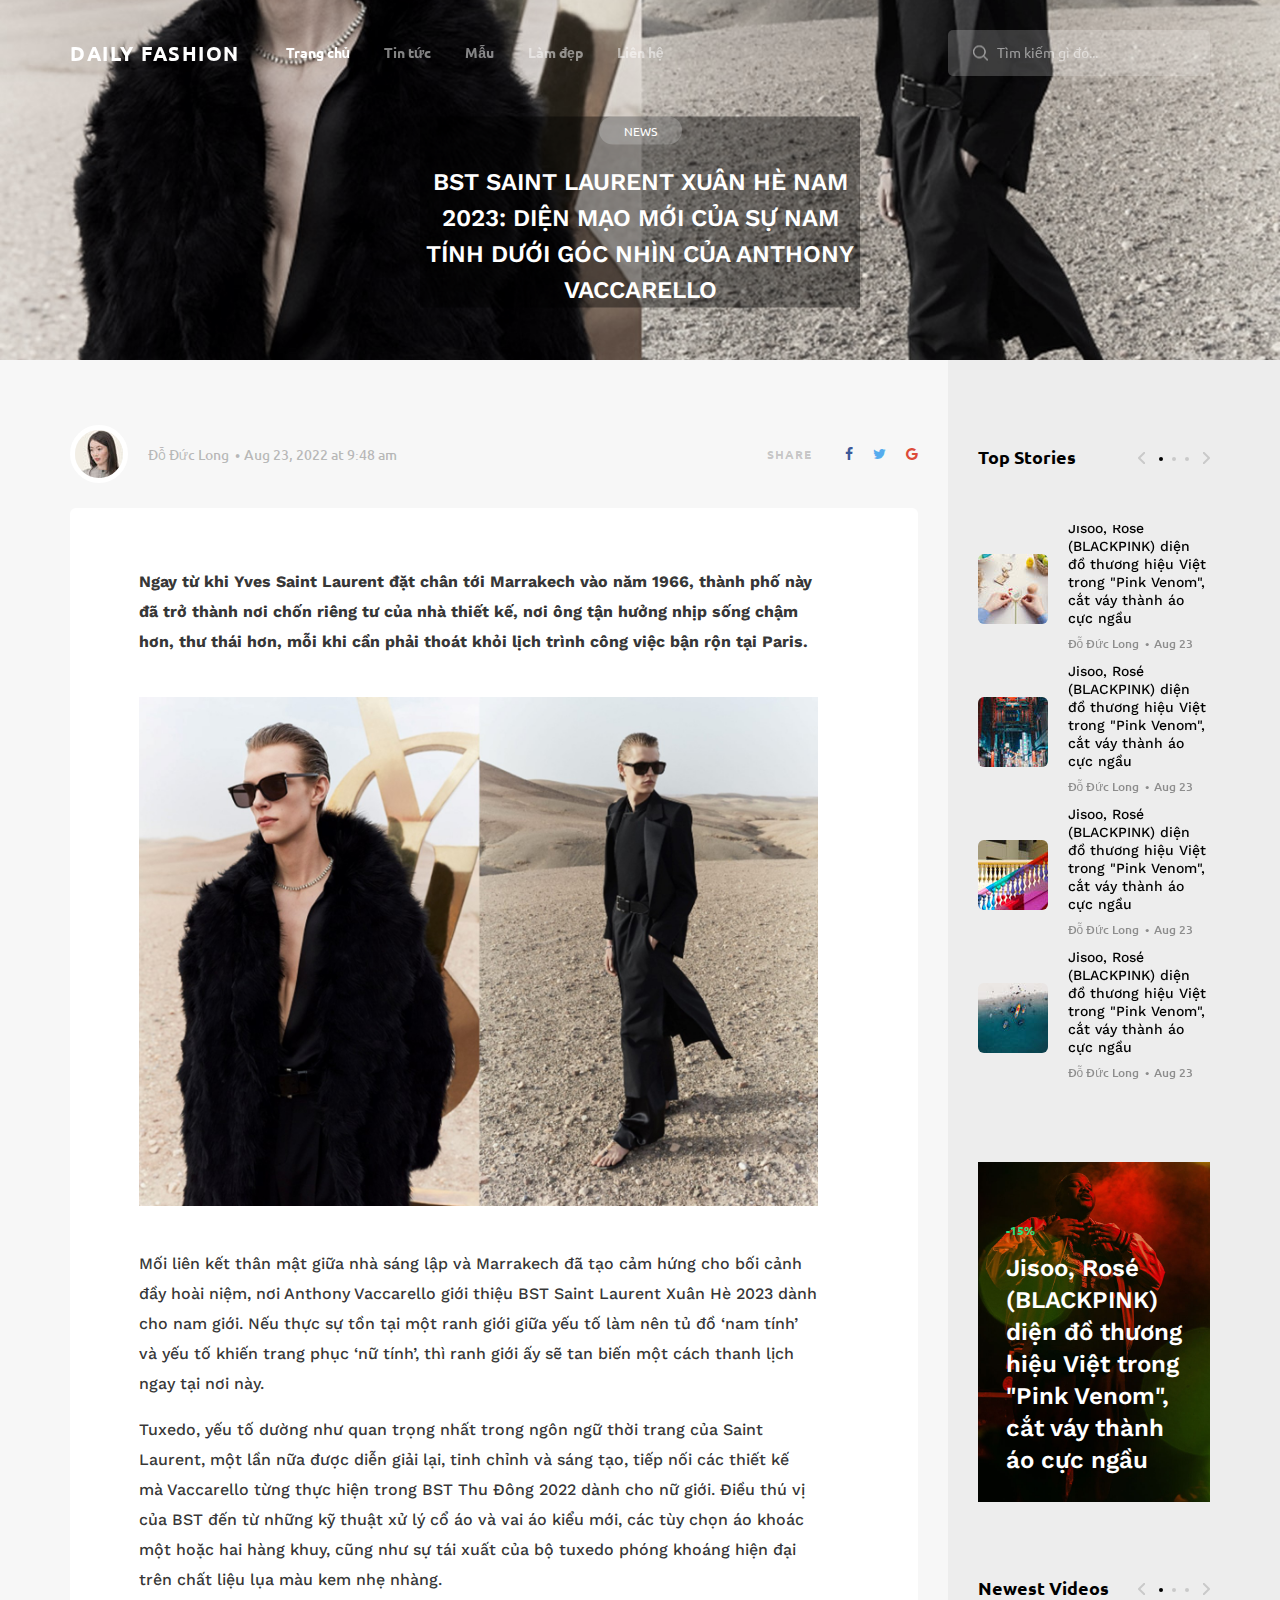
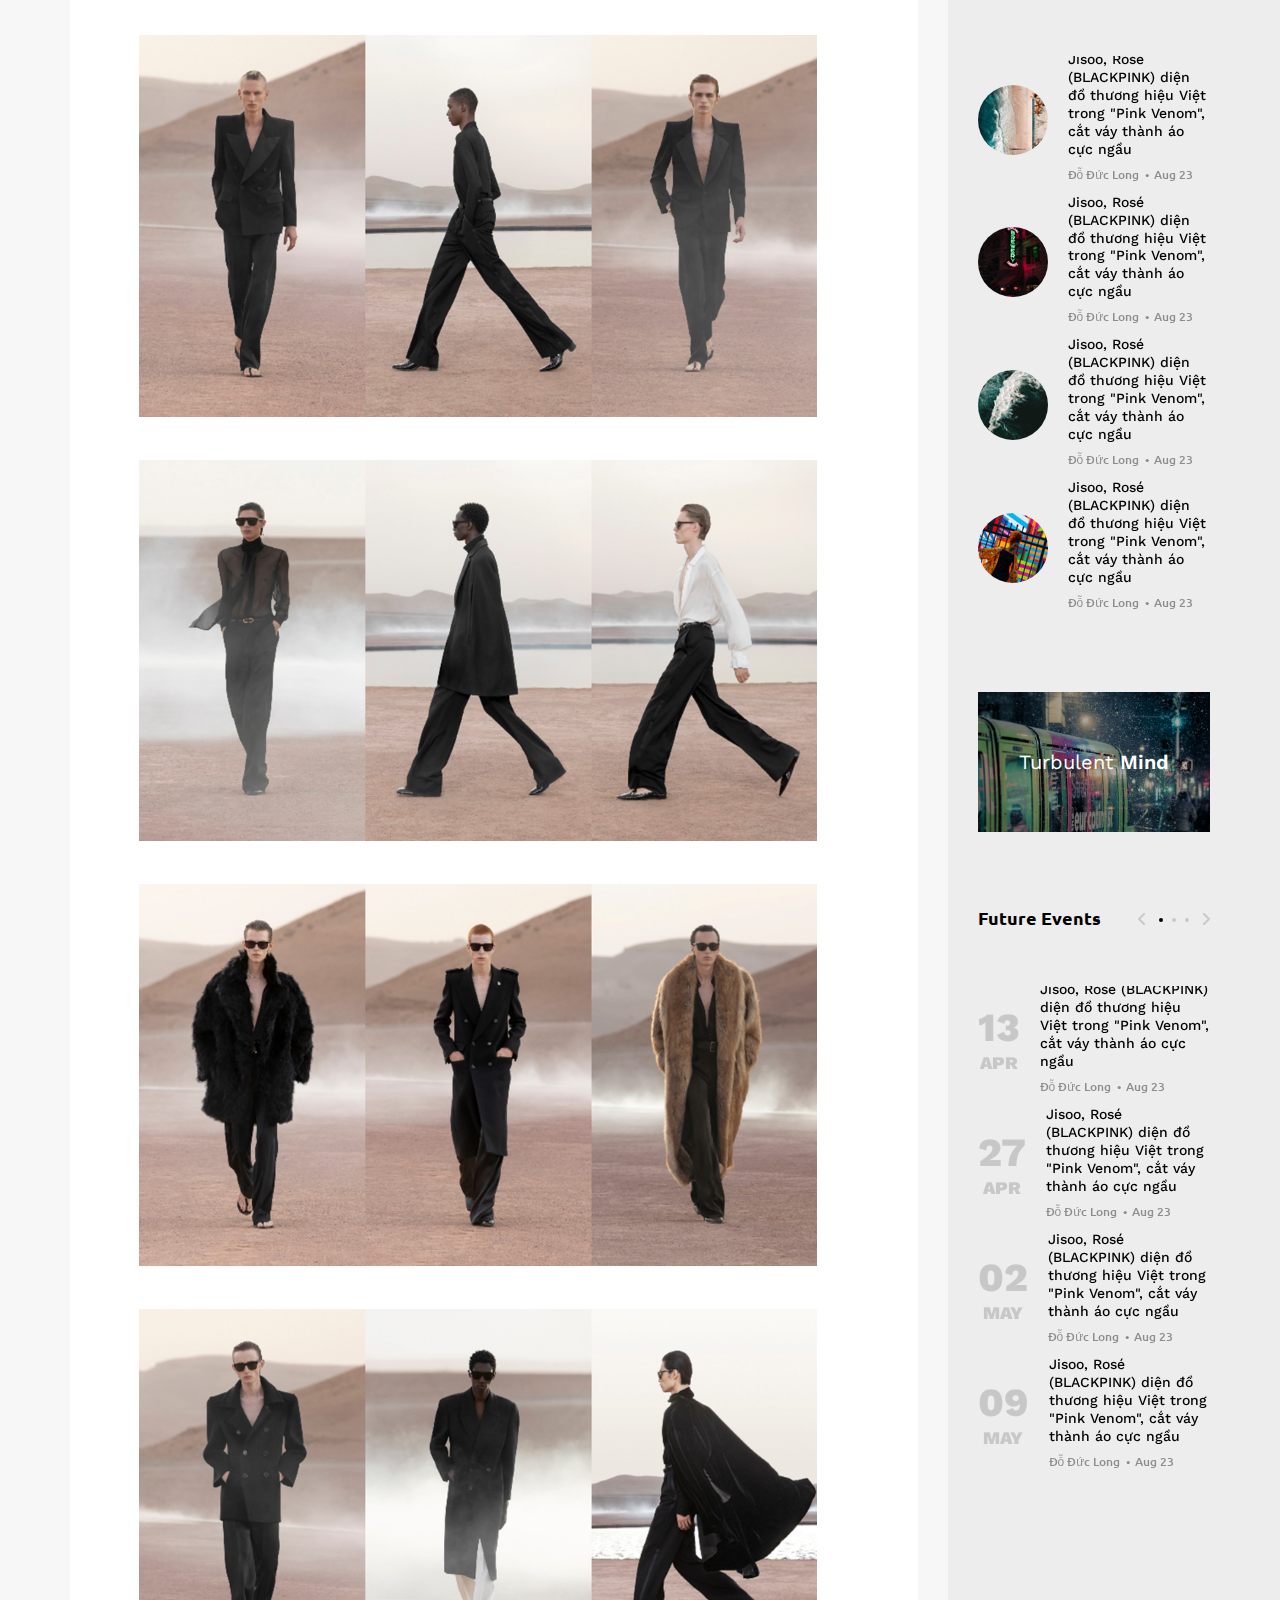
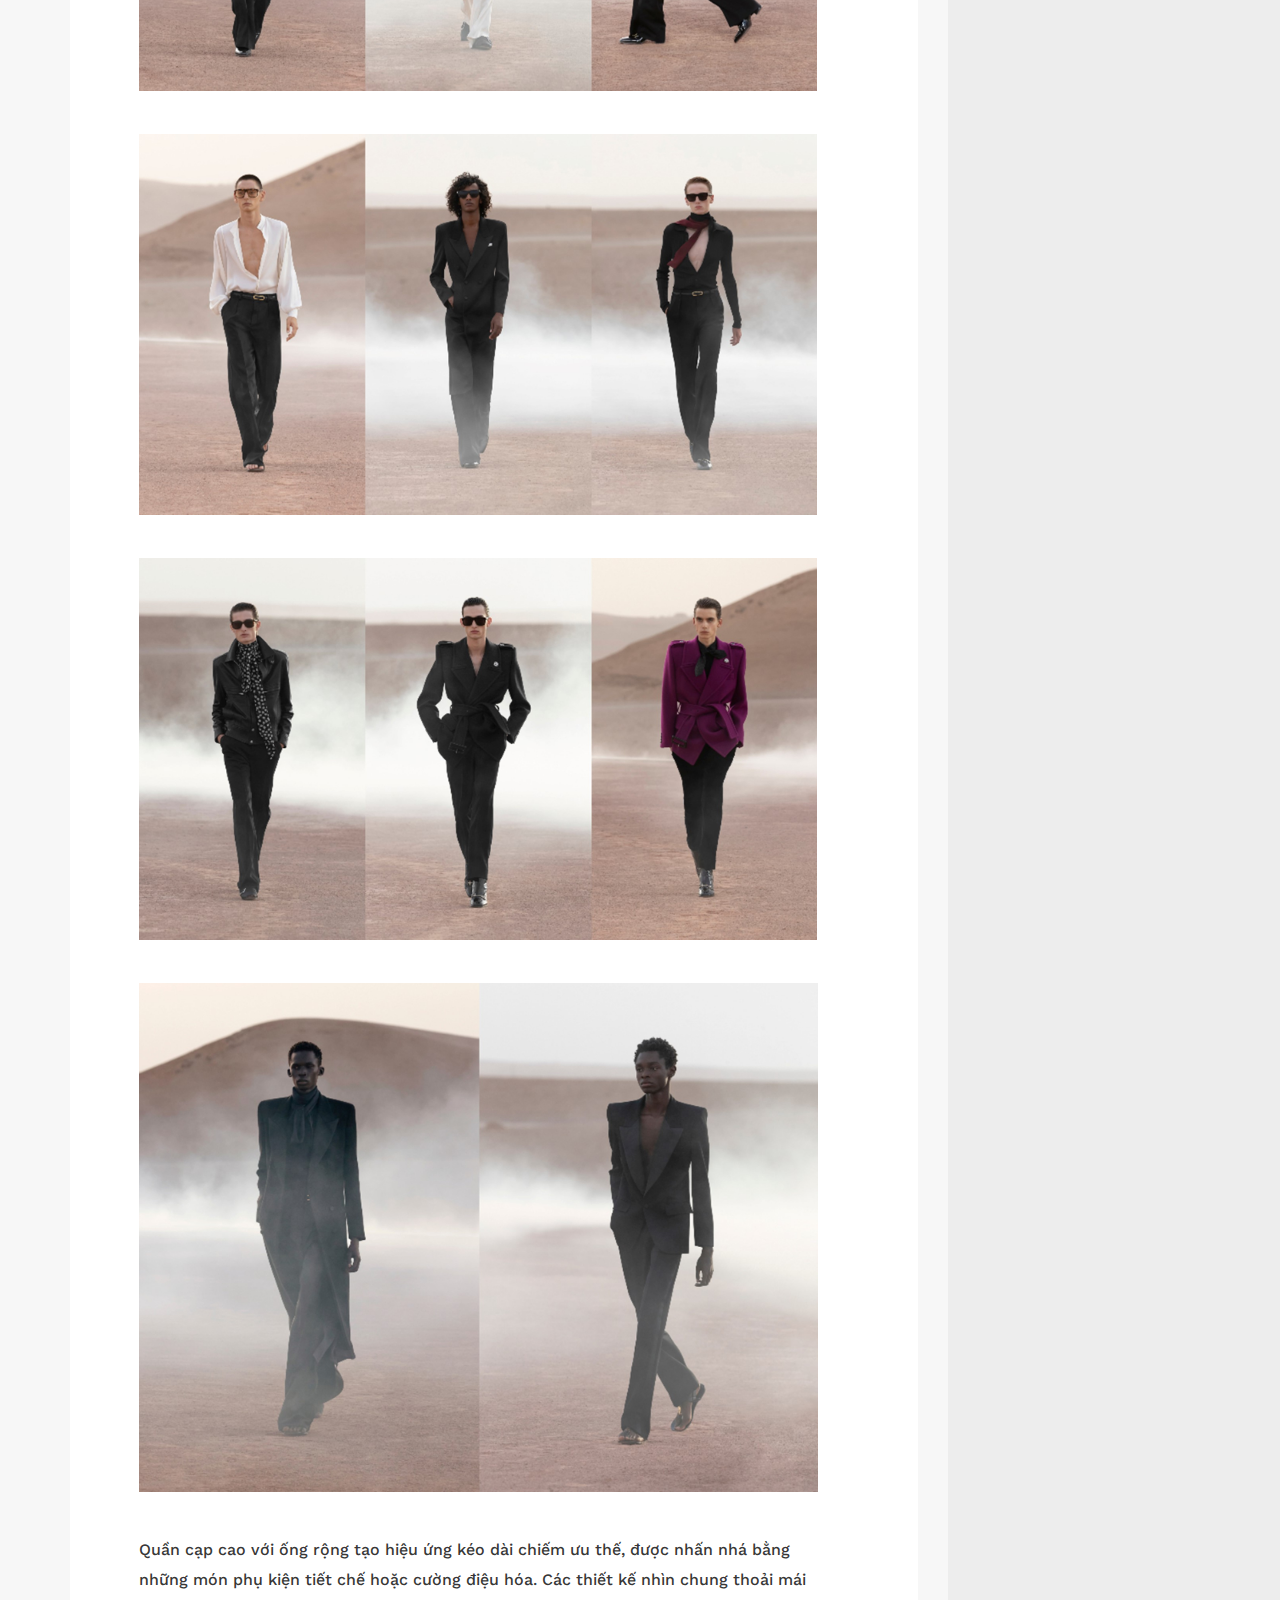
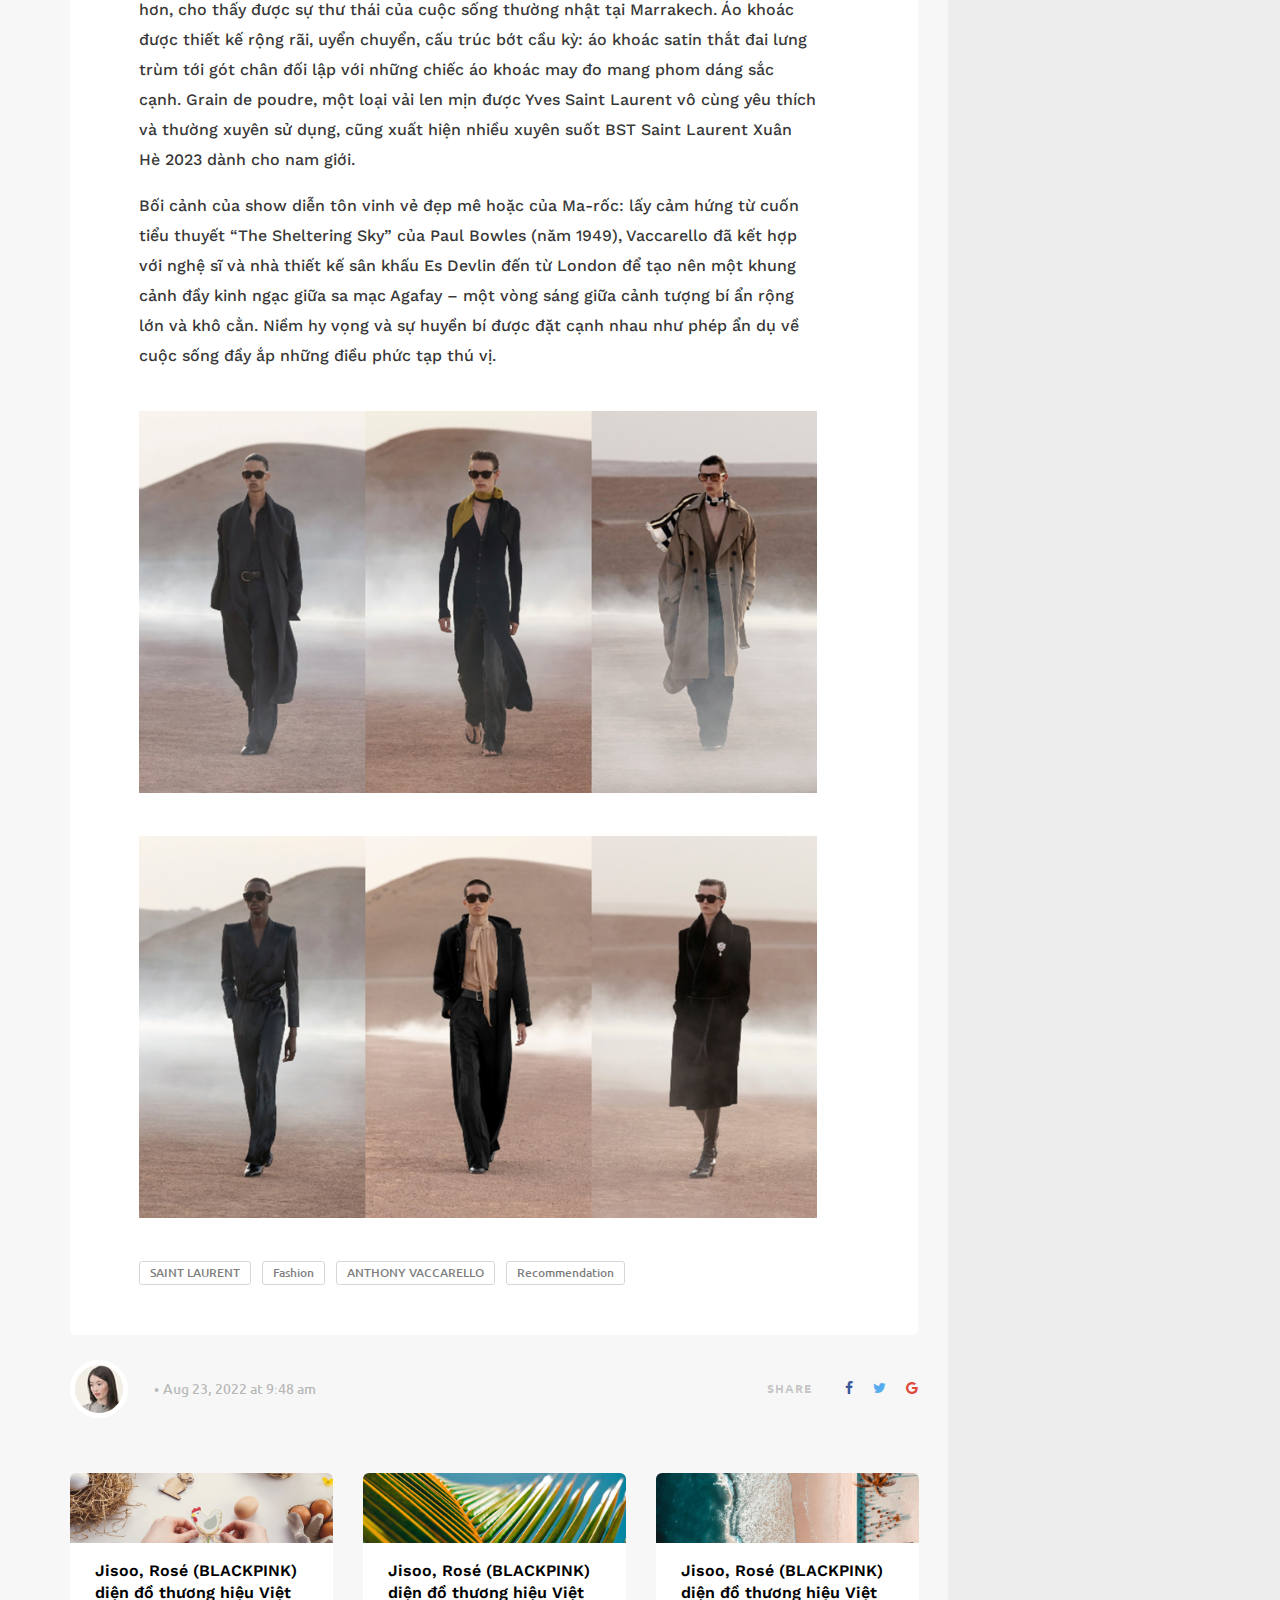
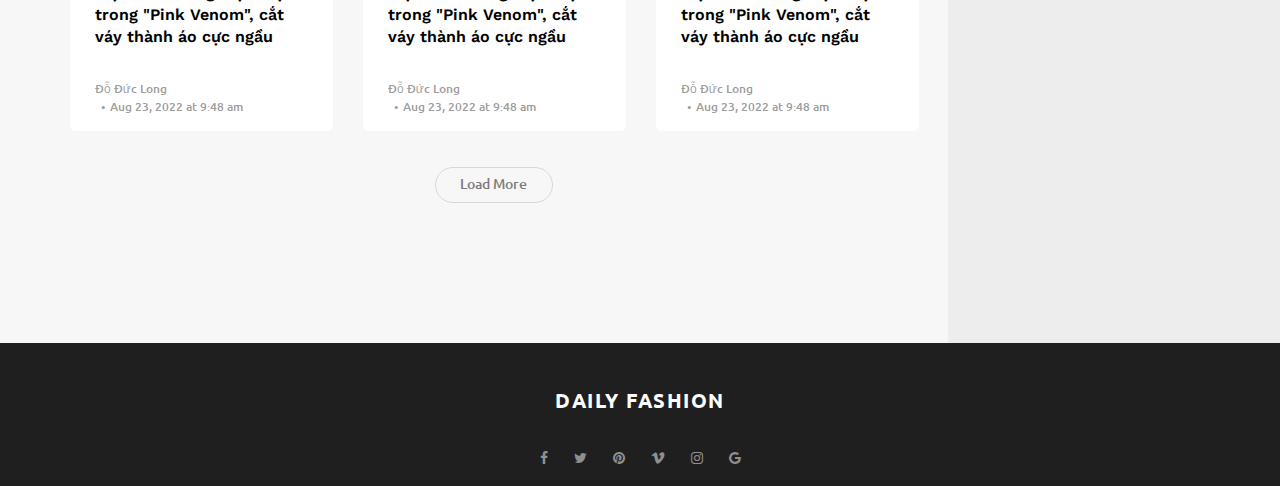
<file: post2.html>
<!DOCTYPE html>
<html lang="en">
<head>
<title>Post</title>
<meta charset="utf-8">
<meta http-equiv="X-UA-Compatible" content="IE=edge">
<meta name="description" content="Demo project">
<meta name="viewport" content="width=device-width, initial-scale=1">
<link rel="stylesheet" type="text/css" href="styles/bootstrap4/bootstrap.min.css">
<link href="plugins/font-awesome-4.7.0/css/font-awesome.min.css" rel="stylesheet" type="text/css">
<link rel="stylesheet" type="text/css" href="plugins/OwlCarousel2-2.2.1/owl.carousel.css">
<link rel="stylesheet" type="text/css" href="plugins/OwlCarousel2-2.2.1/owl.theme.default.css">
<link rel="stylesheet" type="text/css" href="plugins/OwlCarousel2-2.2.1/animate.css">
<link rel="stylesheet" type="text/css" href="plugins/jquery.mb.YTPlayer-3.1.12/jquery.mb.YTPlayer.css">
<link rel="stylesheet" type="text/css" href="styles/post.css">
<link rel="stylesheet" type="text/css" href="styles/post_responsive.css">
</head>
<body>

<div class="super_container">

	<!-- Header -->

	<header class="header">
		<div class="container">
			<div class="row">
				<div class="col">
					<div class="header_content d-flex flex-row align-items-center justify-content-start">
						<div class="logo"><a class="logo-style" href="#">daily fashion</a></div>
						<nav class="main_nav">
							<ul>
								<li class="active"><a href="index.html">Trang chủ</a></li>
								<li><a href="#">Tin tức</a></li>
								<li><a href="#">Mẫu</a></li>
								<li><a href="#">Làm đẹp</a></li>
								<li><a href="contact.html">Liên hệ</a></li>
							</ul>
						</nav>
						<div class="search_container ml-auto">
							<form action="#">
								<input type="search" class="header_search_input" required="required" placeholder="Tìm kiếm gì đó...">
								<img class="header_search_icon" src="images/search.png" alt="">
							</form>

						</div>
						<div class="hamburger ml-auto menu_mm">
							<i class="fa fa-bars trans_200 menu_mm" aria-hidden="true"></i>
						</div>
					</div>
				</div>
			</div>
		</div>
	</header>

	<!-- Menu -->

	<div class="menu d-flex flex-column align-items-end justify-content-start text-right menu_mm trans_400">
		<div class="menu_close_container"><div class="menu_close"><div></div><div></div></div></div>
		<div class="logo menu_mm"><a href="#">Avision</a></div>
		<div class="search">
			<form action="#">
				<input type="search" class="header_search_input menu_mm" required="required" placeholder="Type to Search...">
				<img class="header_search_icon menu_mm" src="images/search_2.png" alt="">
			</form>
		</div>
		<nav class="menu_nav">
			<ul class="menu_mm">
				<li class="menu_mm"><a href="index.html">home</a></li>
				<li class="menu_mm"><a href="#">Fashion</a></li>
				<li class="menu_mm"><a href="#">Gadgets</a></li>
				<li class="menu_mm"><a href="#">Lifestyle</a></li>
				<li class="menu_mm"><a href="#">Video</a></li>
				<li class="menu_mm"><a href="contact.html">Contact</a></li>
			</ul>
		</nav>
	</div>

	<!-- Home -->

	<div class="home">
		<div class="bg-image post-2"></div>
		<div class="home_content">
			<div class="post_category trans_200"><a href="category.html" class="trans_200">News</a></div>
			<div class="post_title">BST SAINT LAURENT XUÂN HÈ NAM 2023: DIỆN MẠO MỚI CỦA SỰ NAM TÍNH DƯỚI GÓC NHÌN CỦA ANTHONY VACCARELLO</div></div></div>
	</div>

	<!-- Page Content -->

	<div class="page_content">
		<div class="container">
			<div class="row row-lg-eq-height">

				<!-- Post Content -->

				<div class="col-lg-9">
					<div class="post_content">

						<!-- Top Panel -->
						<div class="post_panel post_panel_top d-flex flex-row align-items-center justify-content-start">
							<div class="author_image"><div><img src="images/author.jpg" alt=""></div></div>
							<div class="post_meta"><a href="#">Đỗ Đức Long</a><span>Aug 23, 2022 at 9:48 am</span></div>
							<div class="post_share ml-sm-auto">
								<span>share</span>
								<ul class="post_share_list">
									<li class="post_share_item"><a href="https://www.facebook.com"><i class="fa fa-facebook" aria-hidden="true"></i></a></li>
									<li class="post_share_item"><a href="https://twitter.com"><i class="fa fa-twitter" aria-hidden="true"></i></a></li>
									<li class="post_share_item"><a href="https://myaccount.google.com"><i class="fa fa-google" aria-hidden="true"></i></a></li>
								</ul>
							</div>
						</div>

						<!-- Post Body -->

						<div class="post_body">
							<p class="post_p"><strong>Ngay từ khi Yves Saint Laurent đặt chân tới Marrakech vào năm 1966, thành phố này đã trở thành nơi chốn riêng tư của nhà thiết kế, nơi ông tận hưởng nhịp sống chậm hơn, thư thái hơn, mỗi khi cần phải thoát khỏi lịch trình công việc bận rộn tại Paris.</strong></p>
              <figure class="pic-cmt">
                <img src="images/Picture4.jpg" alt="">
              </figure>
              <p class="post_p">Mối liên kết thân mật giữa nhà sáng lập và Marrakech đã tạo cảm hứng cho bối cảnh đầy hoài niệm, nơi Anthony Vaccarello giới thiệu BST Saint Laurent Xuân Hè 2023 dành cho nam giới. Nếu thực sự tồn tại một ranh giới giữa yếu tố làm nên tủ đồ ‘nam tính’ và yếu tố khiến trang phục ‘nữ tính’, thì ranh giới ấy sẽ tan biến một cách thanh lịch ngay tại nơi này.</p>
              <p class="post_p">Tuxedo, yếu tố dường như quan trọng nhất trong ngôn ngữ thời trang của Saint Laurent, một lần nữa được diễn giải lại, tinh chỉnh và sáng tạo, tiếp nối các thiết kế mà Vaccarello từng thực hiện trong BST Thu Đông 2022 dành cho nữ giới. Điều thú vị của BST đến từ những kỹ thuật xử lý cổ áo và vai áo kiểu mới, các tùy chọn áo khoác một hoặc hai hàng khuy, cũng như sự tái xuất của bộ tuxedo phóng khoáng hiện đại trên chất liệu lụa màu kem nhẹ nhàng.</p>
              <figure class="pic-cmt">
                <img src="images/Picture5.jpg" alt="">
              </figure>
              <figure class="pic-cmt">
                <img src="images/Picture6.jpg" alt="">
              </figure>
              <figure class="pic-cmt">
                <img src="images/Picture7.jpg" alt="">
              </figure>
              <figure class="pic-cmt">
                <img src="images/Picture8.jpg" alt="">
              </figure>
              <figure class="pic-cmt">
                <img src="images/Picture9.jpg" alt="">
              </figure>
              <figure class="pic-cmt">
                <img src="images/Picture10.jpg" alt="">
              </figure>
              <figure class="pic-cmt">
                <img src="images/Picture11.jpg" alt="">
              </figure>
							<p class="post_p">Quần cạp cao với ống rộng tạo hiệu ứng kéo dài chiếm ưu thế, được nhấn nhá bằng những món phụ kiện tiết chế hoặc cường điệu hóa. Các thiết kế nhìn chung thoải mái hơn, cho thấy được sự thư thái của cuộc sống thường nhật tại Marrakech. Áo khoác được thiết kế rộng rãi, uyển chuyển, cấu trúc bớt cầu kỳ: áo khoác satin thắt đai lưng trùm tới gót chân đối lập với những chiếc áo khoác may đo mang phom dáng sắc cạnh. Grain de poudre, một loại vải len mịn được Yves Saint Laurent vô cùng yêu thích và thường xuyên sử dụng, cũng xuất hiện nhiều xuyên suốt BST Saint Laurent Xuân Hè 2023 dành cho nam giới.</p>

              <p class="post_p">Bối cảnh của show diễn tôn vinh vẻ đẹp mê hoặc của Ma-rốc: lấy cảm hứng từ cuốn tiểu thuyết “The Sheltering Sky” của Paul Bowles (năm 1949), Vaccarello đã kết hợp với nghệ sĩ và nhà thiết kế sân khấu Es Devlin đến từ London để tạo nên một khung cảnh đầy kinh ngạc giữa sa mạc Agafay – một vòng sáng giữa cảnh tượng bí ẩn rộng lớn và khô cằn. Niềm hy vọng và sự huyền bí được đặt cạnh nhau như phép ẩn dụ về cuộc sống đầy ắp những điều phức tạp thú vị.</p>
              <figure class="pic-cmt">
                <img src="images/Picture12.jpg" alt="">
              </figure>
              <figure class="pic-cmt">
                <img src="images/Picture13.jpg" alt="">
              </figure>
							<!-- Post Tags -->
							<div class="post_tags">
								<ul>
									<li class="post_tag"><a href="#">SAINT LAURENT</a></li>
									<li class="post_tag"><a href="#">Fashion</a></li>
									<li class="post_tag"><a href="#">ANTHONY VACCARELLO</a></li>
									<li class="post_tag"><a href="#">Recommendation</a></li>
								</ul>
							</div>
						</div>

						<!-- Bottom Panel -->
						<div class="post_panel bottom_panel d-flex flex-row align-items-center justify-content-start">
							<div class="author_image"><div><img src="images/author.jpg" alt=""></div></div>
							<div class="post_meta"><a href="#"></a><span>Aug 23, 2022 at 9:48 am</span></div>
							<div class="post_share ml-sm-auto">
								<span>share</span>
								<ul class="post_share_list">
									<li class="post_share_item"><a href="#"><i class="fa fa-facebook" aria-hidden="true"></i></a></li>
									<li class="post_share_item"><a href="#"><i class="fa fa-twitter" aria-hidden="true"></i></a></li>
									<li class="post_share_item"><a href="#"><i class="fa fa-google" aria-hidden="true"></i></a></li>
								</ul>
							</div>
						</div>

						<!-- Similar Posts -->
						<div class="similar_posts">
							<div class="grid clearfix">

								<!-- Small Card With Image -->
								<div class="card card_small_with_image grid-item">
									<img class="card-img-top" src="images/post_25.jpg" alt="https://unsplash.com/@jakobowens1">
									<div class="card-body">
										<div class="card-title card-title-small"><a href="post.html">Jisoo, Rosé (BLACKPINK) diện đồ thương hiệu Việt trong "Pink Venom", cắt váy thành áo cực ngầu</a></div>
										<small class="post_meta"><a href="#">Đỗ Đức Long</a><span>Aug 23, 2022 at 9:48 am</span></small>
									</div>
								</div>

								<!-- Small Card With Image -->
								<div class="card card_small_with_image grid-item">
									<img class="card-img-top" src="images/post_2.jpg" alt="https://unsplash.com/@jakobowens1">
									<div class="card-body">
										<div class="card-title card-title-small"><a href="post.html">Jisoo, Rosé (BLACKPINK) diện đồ thương hiệu Việt trong "Pink Venom", cắt váy thành áo cực ngầu</a></div>
										<small class="post_meta"><a href="#">Đỗ Đức Long</a><span>Aug 23, 2022 at 9:48 am</span></small>
									</div>
								</div>

								<!-- Small Card With Image -->
								<div class="card card_small_with_image grid-item">
									<img class="card-img-top" src="images/post_26.jpg" alt="https://unsplash.com/@jakobowens1">
									<div class="card-body">
										<div class="card-title card-title-small"><a href="post.html">Jisoo, Rosé (BLACKPINK) diện đồ thương hiệu Việt trong "Pink Venom", cắt váy thành áo cực ngầu</a></div>
										<small class="post_meta"><a href="#">Đỗ Đức Long</a><span>Aug 23, 2022 at 9:48 am</span></small>
									</div>
								</div>

							</div>


						</div>
					</div>
					<div class="load_more">
						<div id="load_more" class="load_more_button text-center trans_200">Load More</div>
					</div>
				</div>

				<!-- Sidebar -->

				<div class="col-lg-3">
					<div class="sidebar">
						<div class="sidebar_background"></div>

						<!-- Top Stories -->

						<div class="sidebar_section">
							<div class="sidebar_title_container">
								<div class="sidebar_title">Top Stories</div>
								<div class="sidebar_slider_nav">
									<div class="custom_nav_container sidebar_slider_nav_container">
										<div class="custom_prev custom_prev_top">
											<svg version="1.1" xmlns="http://www.w3.org/2000/svg" xmlns:xlink="http://www.w3.org/1999/xlink" x="0px" y="0px"
												 width="7px" height="12px" viewBox="0 0 7 12" enable-background="new 0 0 7 12" xml:space="preserve">
												<polyline fill="#bebebe" points="0,5.61 5.609,0 7,0 7,1.438 2.438,6 7,10.563 7,12 5.609,12 -0.002,6.39 "/>
											</svg>
										</div>
								        <ul id="custom_dots" class="custom_dots custom_dots_top">
											<li class="custom_dot custom_dot_top active"><span></span></li>
											<li class="custom_dot custom_dot_top"><span></span></li>
											<li class="custom_dot custom_dot_top"><span></span></li>
										</ul>
										<div class="custom_next custom_next_top">
											<svg version="1.1" xmlns="http://www.w3.org/2000/svg" xmlns:xlink="http://www.w3.org/1999/xlink" x="0px" y="0px"
												 width="7px" height="12px" viewBox="0 0 7 12" enable-background="new 0 0 7 12" xml:space="preserve">
												<polyline fill="#bebebe" points="6.998,6.39 1.389,12 -0.002,12 -0.002,10.562 4.561,6 -0.002,1.438 -0.002,0 1.389,0 7,5.61 "/>
											</svg>
										</div>
									</div>
								</div>
							</div>
							<div class="sidebar_section_content">

								<!-- Top Stories Slider -->
								<div class="sidebar_slider_container">
									<div class="owl-carousel owl-theme sidebar_slider_top">

										<!-- Top Stories Slider Item -->
										<div class="owl-item">

											<!-- Sidebar Post -->
											<div class="side_post">
												<a href="post.html">
													<div class="d-flex flex-row align-items-xl-center align-items-start justify-content-start">
														<div class="side_post_image"><div><img src="images/top_1.jpg" alt=""></div></div>
														<div class="side_post_content">
															<div class="side_post_title">Jisoo, Rosé (BLACKPINK) diện đồ thương hiệu Việt trong "Pink Venom", cắt váy thành áo cực ngầu</div>
															<small class="post_meta">Đỗ Đức Long<span>Aug 23</span></small>
														</div>
													</div>
												</a>
											</div>

											<!-- Sidebar Post -->
											<div class="side_post">
												<a href="post.html">
													<div class="d-flex flex-row align-items-xl-center align-items-start justify-content-start">
														<div class="side_post_image"><div><img src="images/top_2.jpg" alt=""></div></div>
														<div class="side_post_content">
															<div class="side_post_title">Jisoo, Rosé (BLACKPINK) diện đồ thương hiệu Việt trong "Pink Venom", cắt váy thành áo cực ngầu</div>
															<small class="post_meta">Đỗ Đức Long<span>Aug 23</span></small>
														</div>
													</div>
												</a>
											</div>

											<!-- Sidebar Post -->
											<div class="side_post">
												<a href="post.html">
													<div class="d-flex flex-row align-items-xl-center align-items-start justify-content-start">
														<div class="side_post_image"><div><img src="images/top_3.jpg" alt=""></div></div>
														<div class="side_post_content">
															<div class="side_post_title">Jisoo, Rosé (BLACKPINK) diện đồ thương hiệu Việt trong "Pink Venom", cắt váy thành áo cực ngầu</div>
															<small class="post_meta">Đỗ Đức Long<span>Aug 23</span></small>
														</div>
													</div>
												</a>
											</div>

											<!-- Sidebar Post -->
											<div class="side_post">
												<a href="post.html">
													<div class="d-flex flex-row align-items-xl-center align-items-start justify-content-start">
														<div class="side_post_image"><div><img src="images/top_4.jpg" alt=""></div></div>
														<div class="side_post_content">
															<div class="side_post_title">Jisoo, Rosé (BLACKPINK) diện đồ thương hiệu Việt trong "Pink Venom", cắt váy thành áo cực ngầu</div>
															<small class="post_meta">Đỗ Đức Long<span>Aug 23</span></small>
														</div>
													</div>
												</a>
											</div>

										</div>

										<!-- Top Stories Slider Item -->
										<div class="owl-item">

											<!-- Sidebar Post -->
											<div class="side_post">
												<a href="post.html">
													<div class="d-flex flex-row align-items-xl-center align-items-start justify-content-start">
														<div class="side_post_image"><div><img src="images/top_1.jpg" alt=""></div></div>
														<div class="side_post_content">
															<div class="side_post_title">Jisoo, Rosé (BLACKPINK) diện đồ thương hiệu Việt trong "Pink Venom", cắt váy thành áo cực ngầu</div>
															<small class="post_meta">Đỗ Đức Long<span>Aug 23</span></small>
														</div>
													</div>
												</a>
											</div>

											<!-- Sidebar Post -->
											<div class="side_post">
												<a href="post.html">
													<div class="d-flex flex-row align-items-xl-center align-items-start justify-content-start">
														<div class="side_post_image"><div><img src="images/top_2.jpg" alt=""></div></div>
														<div class="side_post_content">
															<div class="side_post_title">Jisoo, Rosé (BLACKPINK) diện đồ thương hiệu Việt trong "Pink Venom", cắt váy thành áo cực ngầu</div>
															<small class="post_meta">Đỗ Đức Long<span>Aug 23</span></small>
														</div>
													</div>
												</a>
											</div>

											<!-- Sidebar Post -->
											<div class="side_post">
												<a href="post.html">
													<div class="d-flex flex-row align-items-xl-center align-items-start justify-content-start">
														<div class="side_post_image"><div><img src="images/top_3.jpg" alt=""></div></div>
														<div class="side_post_content">
															<div class="side_post_title">Jisoo, Rosé (BLACKPINK) diện đồ thương hiệu Việt trong "Pink Venom", cắt váy thành áo cực ngầu</div>
															<small class="post_meta">Đỗ Đức Long<span>Aug 23</span></small>
														</div>
													</div>
												</a>
											</div>

											<!-- Sidebar Post -->
											<div class="side_post">
												<a href="post.html">
													<div class="d-flex flex-row align-items-xl-center align-items-start justify-content-start">
														<div class="side_post_image"><div><img src="images/top_4.jpg" alt=""></div></div>
														<div class="side_post_content">
															<div class="side_post_title">Jisoo, Rosé (BLACKPINK) diện đồ thương hiệu Việt trong "Pink Venom", cắt váy thành áo cực ngầu</div>
															<small class="post_meta">Đỗ Đức Long<span>Aug 23</span></small>
														</div>
													</div>
												</a>
											</div>

										</div>

										<!-- Top Stories Slider Item -->
										<div class="owl-item">

											<!-- Sidebar Post -->
											<div class="side_post">
												<a href="post.html">
													<div class="d-flex flex-row align-items-xl-center align-items-start justify-content-start">
														<div class="side_post_image"><div><img src="images/top_1.jpg" alt=""></div></div>
														<div class="side_post_content">
															<div class="side_post_title">Jisoo, Rosé (BLACKPINK) diện đồ thương hiệu Việt trong "Pink Venom", cắt váy thành áo cực ngầu</div>
															<small class="post_meta">Đỗ Đức Long<span>Aug 23</span></small>
														</div>
													</div>
												</a>
											</div>

											<!-- Sidebar Post -->
											<div class="side_post">
												<a href="post.html">
													<div class="d-flex flex-row align-items-xl-center align-items-start justify-content-start">
														<div class="side_post_image"><div><img src="images/top_2.jpg" alt=""></div></div>
														<div class="side_post_content">
															<div class="side_post_title">Jisoo, Rosé (BLACKPINK) diện đồ thương hiệu Việt trong "Pink Venom", cắt váy thành áo cực ngầu</div>
															<small class="post_meta">Đỗ Đức Long<span>Aug 23</span></small>
														</div>
													</div>
												</a>
											</div>

											<!-- Sidebar Post -->
											<div class="side_post">
												<a href="post.html">
													<div class="d-flex flex-row align-items-xl-center align-items-start justify-content-start">
														<div class="side_post_image"><div><img src="images/top_3.jpg" alt=""></div></div>
														<div class="side_post_content">
															<div class="side_post_title">Jisoo, Rosé (BLACKPINK) diện đồ thương hiệu Việt trong "Pink Venom", cắt váy thành áo cực ngầu</div>
															<small class="post_meta">Đỗ Đức Long<span>Aug 23</span></small>
														</div>
													</div>
												</a>
											</div>

											<!-- Sidebar Post -->
											<div class="side_post">
												<a href="post.html">
													<div class="d-flex flex-row align-items-xl-center align-items-start justify-content-start">
														<div class="side_post_image"><div><img src="images/top_4.jpg" alt=""></div></div>
														<div class="side_post_content">
															<div class="side_post_title">Jisoo, Rosé (BLACKPINK) diện đồ thương hiệu Việt trong "Pink Venom", cắt váy thành áo cực ngầu</div>
															<small class="post_meta">Đỗ Đức Long<span>Aug 23</span></small>
														</div>
													</div>
												</a>
											</div>

										</div>

									</div>
								</div>
							</div>
						</div>

						<!-- Advertising -->

						<div class="sidebar_section">
							<div class="advertising">
								<div class="advertising_background" style="background-image:url(images/post_17.jpg)"></div>
								<div class="advertising_content d-flex flex-column align-items-start justify-content-end">
									<div class="advertising_perc">-15%</div>
									<div class="advertising_link"><a href="#">Jisoo, Rosé (BLACKPINK) diện đồ thương hiệu Việt trong "Pink Venom", cắt váy thành áo cực ngầu</a></div>
								</div>
							</div>
						</div>

						<!-- Newest Videos -->

						<div class="sidebar_section newest_videos">
							<div class="sidebar_title_container">
								<div class="sidebar_title">Newest Videos</div>
								<div class="sidebar_slider_nav">
									<div class="custom_nav_container sidebar_slider_nav_container">
										<div class="custom_prev custom_prev_vid">
											<svg version="1.1" xmlns="http://www.w3.org/2000/svg" xmlns:xlink="http://www.w3.org/1999/xlink" x="0px" y="0px"
												 width="7px" height="12px" viewBox="0 0 7 12" enable-background="new 0 0 7 12" xml:space="preserve">
												<polyline fill="#bebebe" points="0,5.61 5.609,0 7,0 7,1.438 2.438,6 7,10.563 7,12 5.609,12 -0.002,6.39 "/>
											</svg>
										</div>
								        <ul id="custom_dots" class="custom_dots custom_dots_vid">
											<li class="custom_dot custom_dot_vid active"><span></span></li>
											<li class="custom_dot custom_dot_vid"><span></span></li>
											<li class="custom_dot custom_dot_vid"><span></span></li>
										</ul>
										<div class="custom_next custom_next_vid">
											<svg version="1.1" xmlns="http://www.w3.org/2000/svg" xmlns:xlink="http://www.w3.org/1999/xlink" x="0px" y="0px"
												 width="7px" height="12px" viewBox="0 0 7 12" enable-background="new 0 0 7 12" xml:space="preserve">
												<polyline fill="#bebebe" points="6.998,6.39 1.389,12 -0.002,12 -0.002,10.562 4.561,6 -0.002,1.438 -0.002,0 1.389,0 7,5.61 "/>
											</svg>
										</div>
									</div>
								</div>
							</div>
							<div class="sidebar_section_content">

								<!-- Sidebar Slider -->
								<div class="sidebar_slider_container">
									<div class="owl-carousel owl-theme sidebar_slider_vid">

										<!-- Newest Videos Slider Item -->
										<div class="owl-item">

											<!-- Newest Videos Post -->
											<div class="side_post">
												<a href="post.html">
													<div class="d-flex flex-row align-items-xl-center align-items-start justify-content-start">
														<div class="side_post_image"><div><img src="images/vid_1.jpg" alt=""></div></div>
														<div class="side_post_content">
															<div class="side_post_title">Jisoo, Rosé (BLACKPINK) diện đồ thương hiệu Việt trong "Pink Venom", cắt váy thành áo cực ngầu</div>
															<small class="post_meta">Đỗ Đức Long<span>Aug 23</span></small>
														</div>
													</div>
												</a>
											</div>

											<!-- Newest Videos Post -->
											<div class="side_post">
												<a href="post.html">
													<div class="d-flex flex-row align-items-xl-center align-items-start justify-content-start">
														<div class="side_post_image"><div><img src="images/vid_2.jpg" alt=""></div></div>
														<div class="side_post_content">
															<div class="side_post_title">Jisoo, Rosé (BLACKPINK) diện đồ thương hiệu Việt trong "Pink Venom", cắt váy thành áo cực ngầu</div>
															<small class="post_meta">Đỗ Đức Long<span>Aug 23</span></small>
														</div>
													</div>
												</a>
											</div>

											<!-- Newest Videos Post -->
											<div class="side_post">
												<a href="post.html">
													<div class="d-flex flex-row align-items-xl-center align-items-start justify-content-start">
														<div class="side_post_image"><div><img src="images/vid_3.jpg" alt=""></div></div>
														<div class="side_post_content">
															<div class="side_post_title">Jisoo, Rosé (BLACKPINK) diện đồ thương hiệu Việt trong "Pink Venom", cắt váy thành áo cực ngầu</div>
															<small class="post_meta">Đỗ Đức Long<span>Aug 23</span></small>
														</div>
													</div>
												</a>
											</div>

											<!-- Newest Videos Post -->
											<div class="side_post">
												<a href="post.html">
													<div class="d-flex flex-row align-items-xl-center align-items-start justify-content-start">
														<div class="side_post_image"><div><img src="images/vid_4.jpg" alt=""></div></div>
														<div class="side_post_content">
															<div class="side_post_title">Jisoo, Rosé (BLACKPINK) diện đồ thương hiệu Việt trong "Pink Venom", cắt váy thành áo cực ngầu</div>
															<small class="post_meta">Đỗ Đức Long<span>Aug 23</span></small>
														</div>
													</div>
												</a>
											</div>

										</div>

										<!-- Newest Videos Slider Item -->
										<div class="owl-item">

											<!-- Newest Videos Post -->
											<div class="side_post">
												<a href="post.html">
													<div class="d-flex flex-row align-items-xl-center align-items-start justify-content-start">
														<div class="side_post_image"><div><img src="images/vid_1.jpg" alt=""></div></div>
														<div class="side_post_content">
															<div class="side_post_title">Jisoo, Rosé (BLACKPINK) diện đồ thương hiệu Việt trong "Pink Venom", cắt váy thành áo cực ngầu</div>
															<small class="post_meta">Đỗ Đức Long<span>Aug 23</span></small>
														</div>
													</div>
												</a>
											</div>

											<!-- Newest Videos Post -->
											<div class="side_post">
												<a href="post.html">
													<div class="d-flex flex-row align-items-xl-center align-items-start justify-content-start">
														<div class="side_post_image"><div><img src="images/vid_2.jpg" alt=""></div></div>
														<div class="side_post_content">
															<div class="side_post_title">Jisoo, Rosé (BLACKPINK) diện đồ thương hiệu Việt trong "Pink Venom", cắt váy thành áo cực ngầu</div>
															<small class="post_meta">Đỗ Đức Long<span>Aug 23</span></small>
														</div>
													</div>
												</a>
											</div>

											<!-- Newest Videos Post -->
											<div class="side_post">
												<a href="post.html">
													<div class="d-flex flex-row align-items-xl-center align-items-start justify-content-start">
														<div class="side_post_image"><div><img src="images/vid_3.jpg" alt=""></div></div>
														<div class="side_post_content">
															<div class="side_post_title">Jisoo, Rosé (BLACKPINK) diện đồ thương hiệu Việt trong "Pink Venom", cắt váy thành áo cực ngầu</div>
															<small class="post_meta">Đỗ Đức Long<span>Aug 23</span></small>
														</div>
													</div>
												</a>
											</div>

											<!-- Newest Videos Post -->
											<div class="side_post">
												<a href="post.html">
													<div class="d-flex flex-row align-items-xl-center align-items-start justify-content-start">
														<div class="side_post_image"><div><img src="images/vid_4.jpg" alt=""></div></div>
														<div class="side_post_content">
															<div class="side_post_title">Jisoo, Rosé (BLACKPINK) diện đồ thương hiệu Việt trong "Pink Venom", cắt váy thành áo cực ngầu</div>
															<small class="post_meta">Đỗ Đức Long<span>Aug 23</span></small>
														</div>
													</div>
												</a>
											</div>

										</div>

										<!-- Newest Videos Slider Item -->
										<div class="owl-item">

											<!-- Newest Videos Post -->
											<div class="side_post">
												<a href="post.html">
													<div class="d-flex flex-row align-items-xl-center align-items-start justify-content-start">
														<div class="side_post_image"><div><img src="images/vid_1.jpg" alt=""></div></div>
														<div class="side_post_content">
															<div class="side_post_title">Jisoo, Rosé (BLACKPINK) diện đồ thương hiệu Việt trong "Pink Venom", cắt váy thành áo cực ngầu</div>
															<small class="post_meta">Đỗ Đức Long<span>Aug 23</span></small>
														</div>
													</div>
												</a>
											</div>

											<!-- Newest Videos Post -->
											<div class="side_post">
												<a href="post.html">
													<div class="d-flex flex-row align-items-xl-center align-items-start justify-content-start">
														<div class="side_post_image"><div><img src="images/vid_2.jpg" alt=""></div></div>
														<div class="side_post_content">
															<div class="side_post_title">Jisoo, Rosé (BLACKPINK) diện đồ thương hiệu Việt trong "Pink Venom", cắt váy thành áo cực ngầu</div>
															<small class="post_meta">Đỗ Đức Long<span>Aug 23</span></small>
														</div>
													</div>
												</a>
											</div>

											<!-- Newest Videos Post -->
											<div class="side_post">
												<a href="post.html">
													<div class="d-flex flex-row align-items-xl-center align-items-start justify-content-start">
														<div class="side_post_image"><div><img src="images/vid_3.jpg" alt=""></div></div>
														<div class="side_post_content">
															<div class="side_post_title">Jisoo, Rosé (BLACKPINK) diện đồ thương hiệu Việt trong "Pink Venom", cắt váy thành áo cực ngầu</div>
															<small class="post_meta">Đỗ Đức Long<span>Aug 23</span></small>
														</div>
													</div>
												</a>
											</div>

											<!-- Newest Videos Post -->
											<div class="side_post">
												<a href="post.html">
													<div class="d-flex flex-row align-items-xl-center align-items-start justify-content-start">
														<div class="side_post_image"><div><img src="images/vid_4.jpg" alt=""></div></div>
														<div class="side_post_content">
															<div class="side_post_title">Jisoo, Rosé (BLACKPINK) diện đồ thương hiệu Việt trong "Pink Venom", cắt váy thành áo cực ngầu</div>
															<small class="post_meta">Đỗ Đức Long<span>Aug 23</span></small>
														</div>
													</div>
												</a>
											</div>

										</div>

									</div>
								</div>
							</div>
						</div>

						<!-- Advertising 2 -->

						<div class="sidebar_section">
							<div class="advertising_2">
								<div class="advertising_background" style="background-image:url(images/post_18.jpg)"></div>
								<div class="advertising_2_content d-flex flex-column align-items-center justify-content-center">
									<div class="advertising_2_link"><a href="#">Turbulent <span>Mind</span></a></div>
								</div>
							</div>
						</div>

						<!-- Future Events -->

						<div class="sidebar_section future_events">
							<div class="sidebar_title_container">
								<div class="sidebar_title">Future Events</div>
								<div class="sidebar_slider_nav">
									<div class="custom_nav_container sidebar_slider_nav_container">
										<div class="custom_prev custom_prev_events">
											<svg version="1.1" xmlns="http://www.w3.org/2000/svg" xmlns:xlink="http://www.w3.org/1999/xlink" x="0px" y="0px"
												 width="7px" height="12px" viewBox="0 0 7 12" enable-background="new 0 0 7 12" xml:space="preserve">
												<polyline fill="#bebebe" points="0,5.61 5.609,0 7,0 7,1.438 2.438,6 7,10.563 7,12 5.609,12 -0.002,6.39 "/>
											</svg>
										</div>
								        <ul id="custom_dots" class="custom_dots custom_dots_events">
											<li class="custom_dot custom_dot_events active"><span></span></li>
											<li class="custom_dot custom_dot_events"><span></span></li>
											<li class="custom_dot custom_dot_events"><span></span></li>
										</ul>
										<div class="custom_next custom_next_events">
											<svg version="1.1" xmlns="http://www.w3.org/2000/svg" xmlns:xlink="http://www.w3.org/1999/xlink" x="0px" y="0px"
												 width="7px" height="12px" viewBox="0 0 7 12" enable-background="new 0 0 7 12" xml:space="preserve">
												<polyline fill="#bebebe" points="6.998,6.39 1.389,12 -0.002,12 -0.002,10.562 4.561,6 -0.002,1.438 -0.002,0 1.389,0 7,5.61 "/>
											</svg>
										</div>
									</div>
								</div>
							</div>
							<div class="sidebar_section_content">

								<!-- Sidebar Slider -->
								<div class="sidebar_slider_container">
									<div class="owl-carousel owl-theme sidebar_slider_events">

										<!-- Future Events Slider Item -->
										<div class="owl-item">

											<!-- Future Events Post -->
											<div class="side_post">
												<a href="post.html">
													<div class="d-flex flex-row align-items-xl-center align-items-start justify-content-start">
														<div class="event_date d-flex flex-column align-items-center justify-content-center">
															<div class="event_day">13</div>
															<div class="event_month">apr</div>
														</div>
														<div class="side_post_content">
															<div class="side_post_title">Jisoo, Rosé (BLACKPINK) diện đồ thương hiệu Việt trong "Pink Venom", cắt váy thành áo cực ngầu</div>
															<small class="post_meta">Đỗ Đức Long<span>Aug 23</span></small>
														</div>
													</div>
												</a>
											</div>

											<!-- Future Events Post -->
											<div class="side_post">
												<a href="post.html">
													<div class="d-flex flex-row align-items-xl-center align-items-start justify-content-start">
														<div class="event_date d-flex flex-column align-items-center justify-content-center">
															<div class="event_day">27</div>
															<div class="event_month">apr</div>
														</div>
														<div class="side_post_content">
															<div class="side_post_title">Jisoo, Rosé (BLACKPINK) diện đồ thương hiệu Việt trong "Pink Venom", cắt váy thành áo cực ngầu</div>
															<small class="post_meta">Đỗ Đức Long<span>Aug 23</span></small>
														</div>
													</div>
												</a>
											</div>

											<!-- Future Events Post -->
											<div class="side_post">
												<a href="post.html">
													<div class="d-flex flex-row align-items-xl-center align-items-start justify-content-start">
														<div class="event_date d-flex flex-column align-items-center justify-content-center">
															<div class="event_day">02</div>
															<div class="event_month">may</div>
														</div>
														<div class="side_post_content">
															<div class="side_post_title">Jisoo, Rosé (BLACKPINK) diện đồ thương hiệu Việt trong "Pink Venom", cắt váy thành áo cực ngầu</div>
															<small class="post_meta">Đỗ Đức Long<span>Aug 23</span></small>
														</div>
													</div>
												</a>
											</div>

											<!-- Future Events Post -->
											<div class="side_post">
												<a href="post.html">
													<div class="d-flex flex-row align-items-xl-center align-items-start justify-content-start">
														<div class="event_date d-flex flex-column align-items-center justify-content-center">
															<div class="event_day">09</div>
															<div class="event_month">may</div>
														</div>
														<div class="side_post_content">
															<div class="side_post_title">Jisoo, Rosé (BLACKPINK) diện đồ thương hiệu Việt trong "Pink Venom", cắt váy thành áo cực ngầu</div>
															<small class="post_meta">Đỗ Đức Long<span>Aug 23</span></small>
														</div>
													</div>
												</a>
											</div>

										</div>

										<!-- Future Events Slider Item -->
										<div class="owl-item">

											<!-- Future Events Post -->
											<div class="side_post">
												<a href="post.html">
													<div class="d-flex flex-row align-items-xl-center align-items-start justify-content-start">
														<div class="event_date d-flex flex-column align-items-center justify-content-center">
															<div class="event_day">13</div>
															<div class="event_month">apr</div>
														</div>
														<div class="side_post_content">
															<div class="side_post_title">Jisoo, Rosé (BLACKPINK) diện đồ thương hiệu Việt trong "Pink Venom", cắt váy thành áo cực ngầu</div>
															<small class="post_meta">Đỗ Đức Long<span>Aug 23</span></small>
														</div>
													</div>
												</a>
											</div>

											<!-- Future Events Post -->
											<div class="side_post">
												<a href="post.html">
													<div class="d-flex flex-row align-items-xl-center align-items-start justify-content-start">
														<div class="event_date d-flex flex-column align-items-center justify-content-center">
															<div class="event_day">27</div>
															<div class="event_month">apr</div>
														</div>
														<div class="side_post_content">
															<div class="side_post_title">Jisoo, Rosé (BLACKPINK) diện đồ thương hiệu Việt trong "Pink Venom", cắt váy thành áo cực ngầu</div>
															<small class="post_meta">Đỗ Đức Long<span>Aug 23</span></small>
														</div>
													</div>
												</a>
											</div>

											<!-- Future Events Post -->
											<div class="side_post">
												<a href="post.html">
													<div class="d-flex flex-row align-items-xl-center align-items-start justify-content-start">
														<div class="event_date d-flex flex-column align-items-center justify-content-center">
															<div class="event_day">02</div>
															<div class="event_month">may</div>
														</div>
														<div class="side_post_content">
															<div class="side_post_title">Jisoo, Rosé (BLACKPINK) diện đồ thương hiệu Việt trong "Pink Venom", cắt váy thành áo cực ngầu</div>
															<small class="post_meta">Đỗ Đức Long<span>Aug 23</span></small>
														</div>
													</div>
												</a>
											</div>

											<!-- Future Events Post -->
											<div class="side_post">
												<a href="post.html">
													<div class="d-flex flex-row align-items-xl-center align-items-start justify-content-start">
														<div class="event_date d-flex flex-column align-items-center justify-content-center">
															<div class="event_day">09</div>
															<div class="event_month">may</div>
														</div>
														<div class="side_post_content">
															<div class="side_post_title">Jisoo, Rosé (BLACKPINK) diện đồ thương hiệu Việt trong "Pink Venom", cắt váy thành áo cực ngầu</div>
															<small class="post_meta">Đỗ Đức Long<span>Aug 23</span></small>
														</div>
													</div>
												</a>
											</div>

										</div>

										<!-- Future Events Slider Item -->
										<div class="owl-item">

											<!-- Future Events Post -->
											<div class="side_post">
												<a href="post.html">
													<div class="d-flex flex-row align-items-xl-center align-items-start justify-content-start">
														<div class="event_date d-flex flex-column align-items-center justify-content-center">
															<div class="event_day">13</div>
															<div class="event_month">apr</div>
														</div>
														<div class="side_post_content">
															<div class="side_post_title">Jisoo, Rosé (BLACKPINK) diện đồ thương hiệu Việt trong "Pink Venom", cắt váy thành áo cực ngầu</div>
															<small class="post_meta">Đỗ Đức Long<span>Aug 23</span></small>
														</div>
													</div>
												</a>
											</div>

											<!-- Future Events Post -->
											<div class="side_post">
												<a href="post.html">
													<div class="d-flex flex-row align-items-xl-center align-items-start justify-content-start">
														<div class="event_date d-flex flex-column align-items-center justify-content-center">
															<div class="event_day">27</div>
															<div class="event_month">apr</div>
														</div>
														<div class="side_post_content">
															<div class="side_post_title">Jisoo, Rosé (BLACKPINK) diện đồ thương hiệu Việt trong "Pink Venom", cắt váy thành áo cực ngầu</div>
															<small class="post_meta">Đỗ Đức Long<span>Aug 23</span></small>
														</div>
													</div>
												</a>
											</div>

											<!-- Future Events Post -->
											<div class="side_post">
												<a href="post.html">
													<div class="d-flex flex-row align-items-xl-center align-items-start justify-content-start">
														<div class="event_date d-flex flex-column align-items-center justify-content-center">
															<div class="event_day">02</div>
															<div class="event_month">may</div>
														</div>
														<div class="side_post_content">
															<div class="side_post_title">Jisoo, Rosé (BLACKPINK) diện đồ thương hiệu Việt trong "Pink Venom", cắt váy thành áo cực ngầu</div>
															<small class="post_meta">Đỗ Đức Long<span>Aug 23</span></small>
														</div>
													</div>
												</a>
											</div>

											<!-- Future Events Post -->
											<div class="side_post">
												<a href="post.html">
													<div class="d-flex flex-row align-items-xl-center align-items-start justify-content-start">
														<div class="event_date d-flex flex-column align-items-center justify-content-center">
															<div class="event_day">09</div>
															<div class="event_month">may</div>
														</div>
														<div class="side_post_content">
															<div class="side_post_title">Jisoo, Rosé (BLACKPINK) diện đồ thương hiệu Việt trong "Pink Venom", cắt váy thành áo cực ngầu</div>
															<small class="post_meta">Đỗ Đức Long<span>Aug 23</span></small>
														</div>
													</div>
												</a>
											</div>

										</div>

									</div>
								</div>
							</div>
						</div>

					</div>
				</div>

			</div>
		</div>
	</div>

	<!-- Footer -->

	<footer class="footer">
		<div class="container">
			<div class="">
				<div class="">
					<div class="footer_content">
						<div class="footer_logo"><a href="#">daily fashion</a></div>
						<div class="footer_social">
							<ul>
								<li class="footer_social_facebook"><a href="#"><i class="fa fa-facebook" aria-hidden="true"></i></a></li>
								<li class="footer_social_twitter"><a href="#"><i class="fa fa-twitter" aria-hidden="true"></i></a></li>
								<li class="footer_social_pinterest"><a href="#"><i class="fa fa-pinterest" aria-hidden="true"></i></a></li>
								<li class="footer_social_vimeo"><a href="#"><i class="fa fa-vimeo" aria-hidden="true"></i></a></li>
								<li class="footer_social_instagram"><a href="#"><i class="fa fa-instagram" aria-hidden="true"></i></a></li>
								<li class="footer_social_google"><a href="#"><i class="fa fa-google" aria-hidden="true"></i></a></li>
							</ul>
						</div>
					</div>
				</div>
			</div>
		</div>
	</footer>
</div>

<script src="js/jquery-3.2.1.min.js"></script>
<script src="styles/bootstrap4/popper.js"></script>
<script src="styles/bootstrap4/bootstrap.min.js"></script>
<script src="plugins/OwlCarousel2-2.2.1/owl.carousel.js"></script>
<script src="plugins/easing/easing.js"></script>
<script src="plugins/masonry/masonry.js"></script>
<script src="plugins/parallax-js-master/parallax.min.js"></script>
<script src="js/post.js"></script>
</body>
</html>
</file>
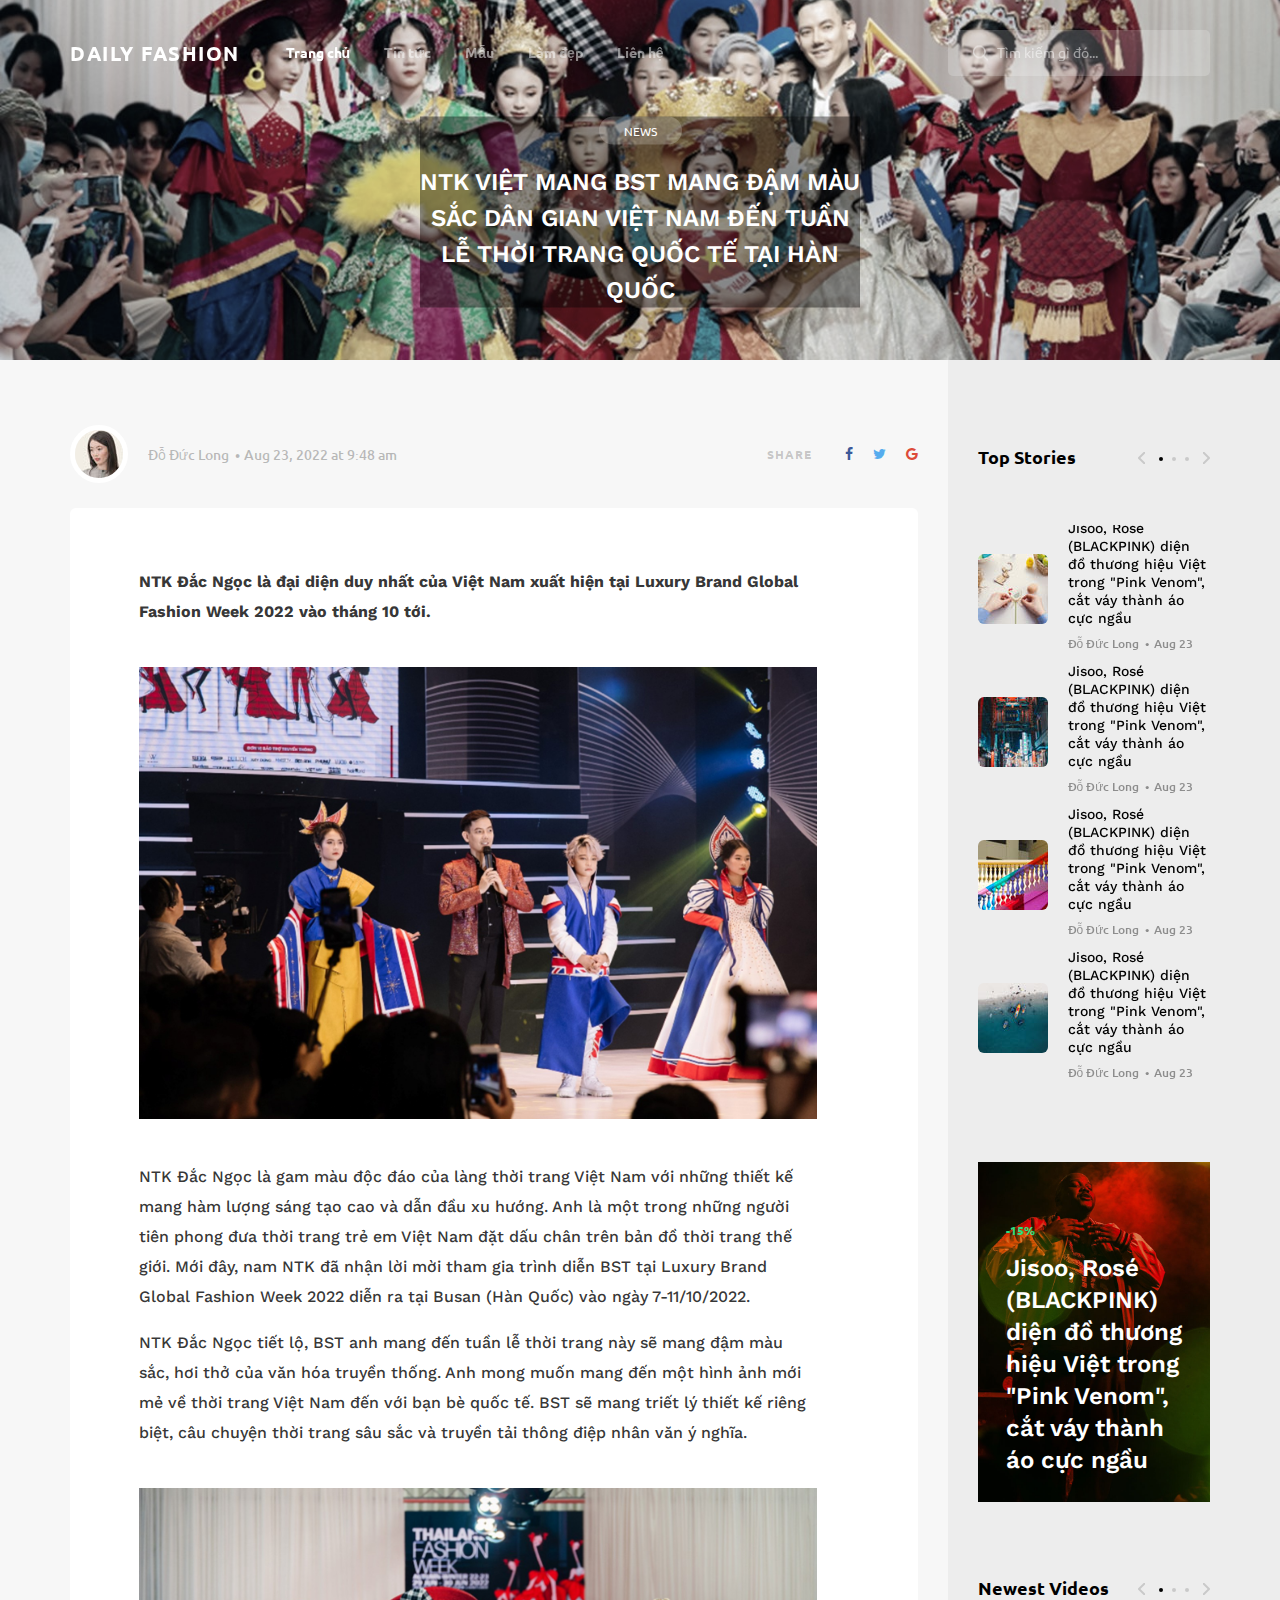
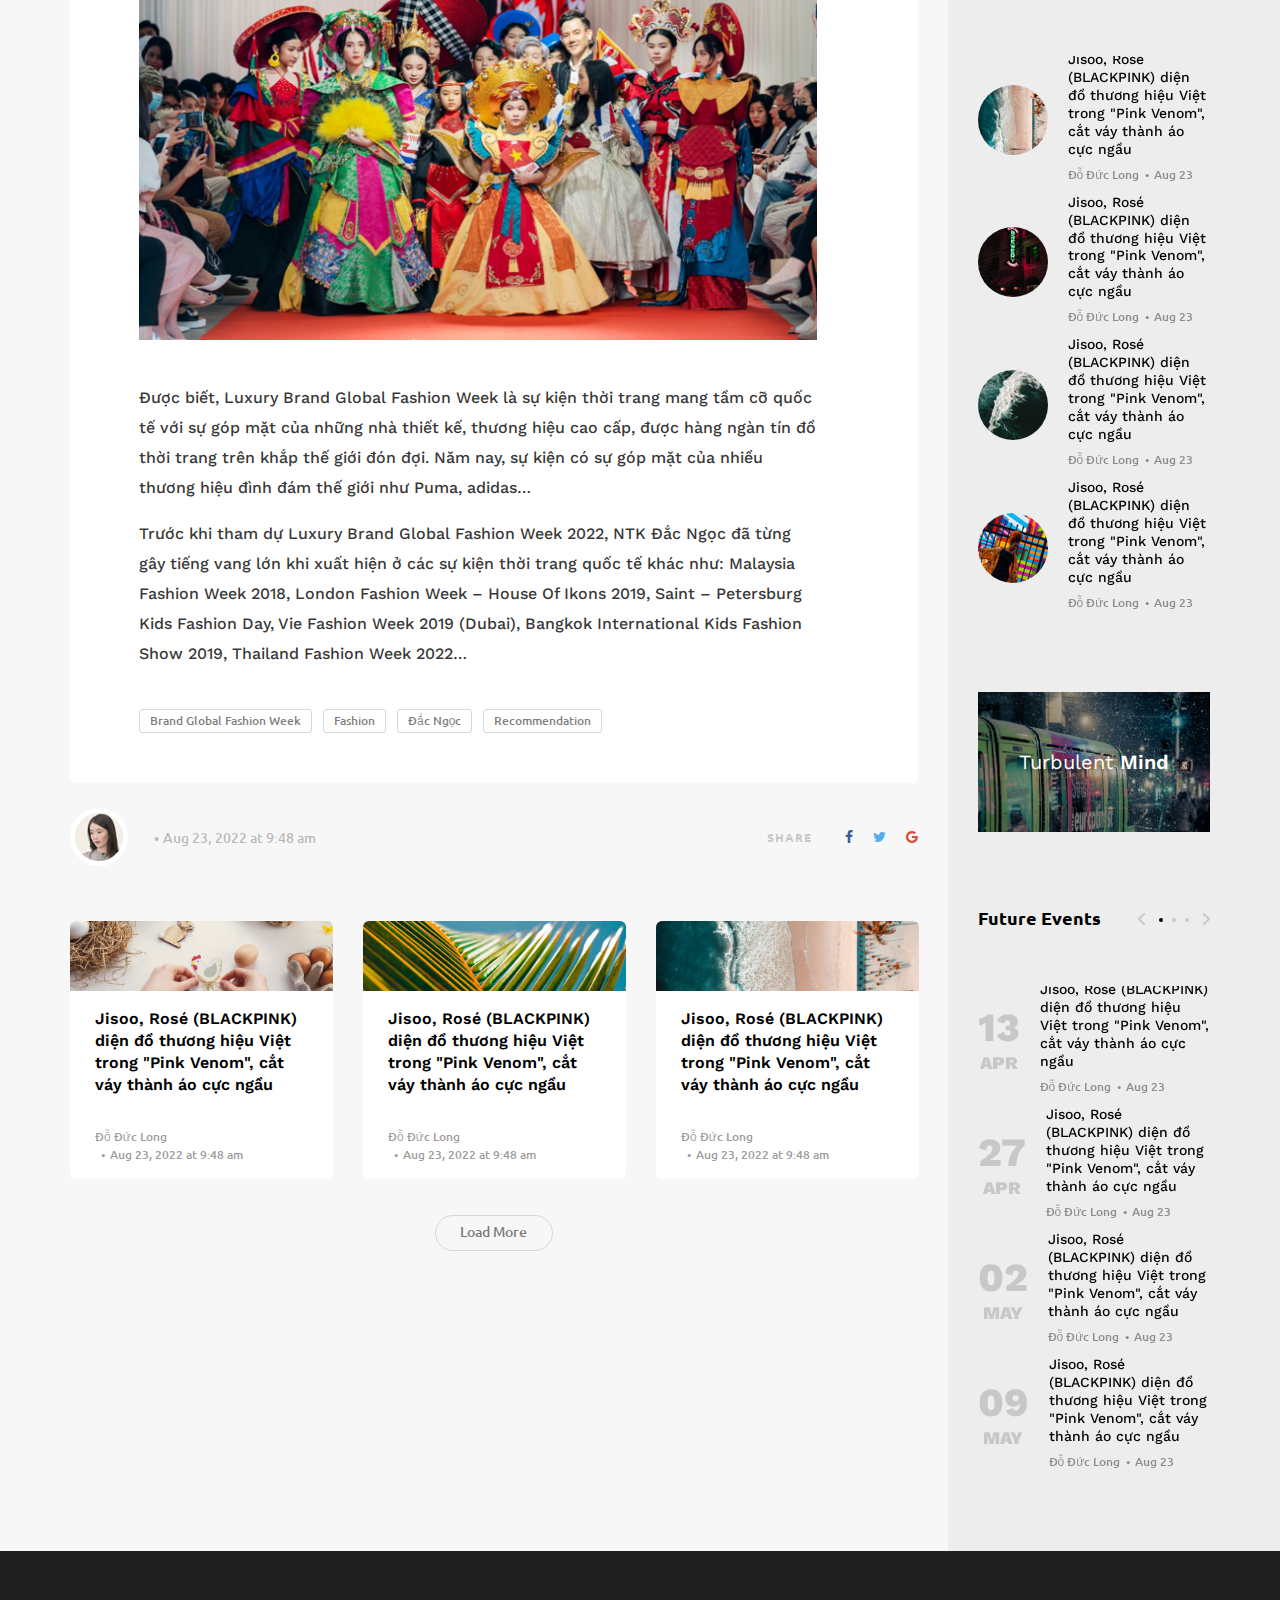
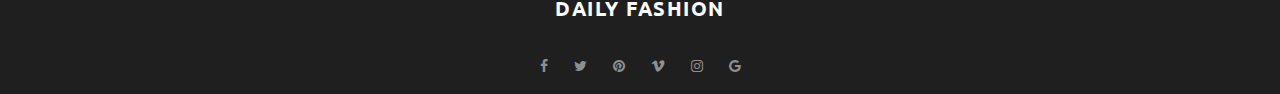
<file: post3.html>
<!DOCTYPE html>
<html lang="en">
<head>
<title>Post</title>
<meta charset="utf-8">
<meta http-equiv="X-UA-Compatible" content="IE=edge">
<meta name="description" content="Demo project">
<meta name="viewport" content="width=device-width, initial-scale=1">
<link rel="stylesheet" type="text/css" href="styles/bootstrap4/bootstrap.min.css">
<link href="plugins/font-awesome-4.7.0/css/font-awesome.min.css" rel="stylesheet" type="text/css">
<link rel="stylesheet" type="text/css" href="plugins/OwlCarousel2-2.2.1/owl.carousel.css">
<link rel="stylesheet" type="text/css" href="plugins/OwlCarousel2-2.2.1/owl.theme.default.css">
<link rel="stylesheet" type="text/css" href="plugins/OwlCarousel2-2.2.1/animate.css">
<link rel="stylesheet" type="text/css" href="plugins/jquery.mb.YTPlayer-3.1.12/jquery.mb.YTPlayer.css">
<link rel="stylesheet" type="text/css" href="styles/post.css">
<link rel="stylesheet" type="text/css" href="styles/post_responsive.css">
</head>
<body>

<div class="super_container">

	<!-- Header -->

	<header class="header">
		<div class="container">
			<div class="row">
				<div class="col">
					<div class="header_content d-flex flex-row align-items-center justify-content-start">
						<div class="logo"><a class="logo-style" href="#">daily fashion</a></div>
						<nav class="main_nav">
							<ul>
								<li class="active"><a href="index.html">Trang chủ</a></li>
								<li><a href="#">Tin tức</a></li>
								<li><a href="#">Mẫu</a></li>
								<li><a href="#">Làm đẹp</a></li>
								<li><a href="contact.html">Liên hệ</a></li>
							</ul>
						</nav>
						<div class="search_container ml-auto">
							<form action="#">
								<input type="search" class="header_search_input" required="required" placeholder="Tìm kiếm gì đó...">
								<img class="header_search_icon" src="images/search.png" alt="">
							</form>

						</div>
						<div class="hamburger ml-auto menu_mm">
							<i class="fa fa-bars trans_200 menu_mm" aria-hidden="true"></i>
						</div>
					</div>
				</div>
			</div>
		</div>
	</header>

	<!-- Menu -->

	<div class="menu d-flex flex-column align-items-end justify-content-start text-right menu_mm trans_400">
		<div class="menu_close_container"><div class="menu_close"><div></div><div></div></div></div>
		<div class="logo menu_mm"><a href="#">Avision</a></div>
		<div class="search">
			<form action="#">
				<input type="search" class="header_search_input menu_mm" required="required" placeholder="Type to Search...">
				<img class="header_search_icon menu_mm" src="images/search_2.png" alt="">
			</form>
		</div>
		<nav class="menu_nav">
			<ul class="menu_mm">
				<li class="menu_mm"><a href="index.html">home</a></li>
				<li class="menu_mm"><a href="#">Fashion</a></li>
				<li class="menu_mm"><a href="#">Gadgets</a></li>
				<li class="menu_mm"><a href="#">Lifestyle</a></li>
				<li class="menu_mm"><a href="#">Video</a></li>
				<li class="menu_mm"><a href="contact.html">Contact</a></li>
			</ul>
		</nav>
	</div>

	<!-- Home -->

	<div class="home">
		<div class="bg-image post-3"></div>
		<div class="home_content">
			<div class="post_category trans_200"><a href="category.html" class="trans_200">News</a></div>
			<div class="post_title">NTK VIỆT MANG BST MANG ĐẬM MÀU SẮC DÂN GIAN VIỆT NAM ĐẾN TUẦN LỄ THỜI TRANG QUỐC TẾ TẠI HÀN QUỐC</div></div></div>
	</div>

	<!-- Page Content -->

	<div class="page_content">
		<div class="container">
			<div class="row row-lg-eq-height">

				<!-- Post Content -->

				<div class="col-lg-9">
					<div class="post_content">

						<!-- Top Panel -->
						<div class="post_panel post_panel_top d-flex flex-row align-items-center justify-content-start">
							<div class="author_image"><div><img src="images/author.jpg" alt=""></div></div>
							<div class="post_meta"><a href="#">Đỗ Đức Long</a><span>Aug 23, 2022 at 9:48 am</span></div>
							<div class="post_share ml-sm-auto">
								<span>share</span>
								<ul class="post_share_list">
									<li class="post_share_item"><a href="https://www.facebook.com"><i class="fa fa-facebook" aria-hidden="true"></i></a></li>
									<li class="post_share_item"><a href="https://twitter.com"><i class="fa fa-twitter" aria-hidden="true"></i></a></li>
									<li class="post_share_item"><a href="https://myaccount.google.com"><i class="fa fa-google" aria-hidden="true"></i></a></li>
								</ul>
							</div>
						</div>

						<!-- Post Body -->

						<div class="post_body">
							<p class="post_p"><strong>NTK Đắc Ngọc là đại diện duy nhất của Việt Nam xuất hiện tại Luxury Brand Global Fashion Week 2022 vào tháng 10 tới.</strong></p>
              <figure class="pic-cmt">
                <img src="images/Picture14.jpg" alt="">
              </figure>
              <p class="post_p">NTK Đắc Ngọc là gam màu độc đáo của làng thời trang Việt Nam với những thiết kế mang hàm lượng sáng tạo cao và dẫn đầu xu hướng. Anh là một trong những người tiên phong đưa thời trang trẻ em Việt Nam đặt dấu chân trên bản đồ thời trang thế giới. Mới đây, nam NTK đã nhận lời mời tham gia trình diễn BST tại Luxury Brand Global Fashion Week 2022 diễn ra tại Busan (Hàn Quốc) vào ngày 7-11/10/2022. </p>
              <p class="post_p">NTK Đắc Ngọc tiết lộ, BST anh mang đến tuần lễ thời trang này sẽ mang đậm màu sắc, hơi thở của văn hóa truyền thống. Anh mong muốn mang đến một hình ảnh mới mẻ về thời trang Việt Nam đến với bạn bè quốc tế. BST sẽ mang triết lý thiết kế riêng biệt, câu chuyện thời trang sâu sắc và truyền tải thông điệp nhân văn ý nghĩa.</p>
              <figure class="pic-cmt">
                <img src="images/Picture15.jpg" alt="">
              </figure>
							<p class="post_p">Được biết, Luxury Brand Global Fashion Week là sự kiện thời trang mang tầm cỡ quốc tế với sự góp mặt của những nhà thiết kế, thương hiệu cao cấp, được hàng ngàn tín đồ thời trang trên khắp thế giới đón đợi. Năm nay, sự kiện có sự góp mặt của nhiều thương hiệu đình đám thế giới như Puma, adidas…</p>

              <p class="post_p">Trước khi tham dự Luxury Brand Global Fashion Week 2022, NTK Đắc Ngọc đã từng gây tiếng vang lớn khi xuất hiện ở các sự kiện thời trang quốc tế khác như: Malaysia Fashion Week 2018, London Fashion Week – House Of Ikons 2019, Saint – Petersburg Kids Fashion Day, Vie Fashion Week 2019 (Dubai), Bangkok International Kids Fashion Show 2019, Thailand Fashion Week 2022…</p>
							<!-- Post Tags -->
							<div class="post_tags">
								<ul>
									<li class="post_tag"><a href="#">Brand Global Fashion Week</a></li>
									<li class="post_tag"><a href="#">Fashion</a></li>
									<li class="post_tag"><a href="#">Đắc Ngọc</a></li>
									<li class="post_tag"><a href="#">Recommendation</a></li>
								</ul>
							</div>
						</div>

						<!-- Bottom Panel -->
						<div class="post_panel bottom_panel d-flex flex-row align-items-center justify-content-start">
							<div class="author_image"><div><img src="images/author.jpg" alt=""></div></div>
							<div class="post_meta"><a href="#"></a><span>Aug 23, 2022 at 9:48 am</span></div>
							<div class="post_share ml-sm-auto">
								<span>share</span>
								<ul class="post_share_list">
									<li class="post_share_item"><a href="#"><i class="fa fa-facebook" aria-hidden="true"></i></a></li>
									<li class="post_share_item"><a href="#"><i class="fa fa-twitter" aria-hidden="true"></i></a></li>
									<li class="post_share_item"><a href="#"><i class="fa fa-google" aria-hidden="true"></i></a></li>
								</ul>
							</div>
						</div>

						<!-- Similar Posts -->
						<div class="similar_posts">
							<div class="grid clearfix">

								<!-- Small Card With Image -->
								<div class="card card_small_with_image grid-item">
									<img class="card-img-top" src="images/post_25.jpg" alt="https://unsplash.com/@jakobowens1">
									<div class="card-body">
										<div class="card-title card-title-small"><a href="post.html">Jisoo, Rosé (BLACKPINK) diện đồ thương hiệu Việt trong "Pink Venom", cắt váy thành áo cực ngầu</a></div>
										<small class="post_meta"><a href="#">Đỗ Đức Long</a><span>Aug 23, 2022 at 9:48 am</span></small>
									</div>
								</div>

								<!-- Small Card With Image -->
								<div class="card card_small_with_image grid-item">
									<img class="card-img-top" src="images/post_2.jpg" alt="https://unsplash.com/@jakobowens1">
									<div class="card-body">
										<div class="card-title card-title-small"><a href="post.html">Jisoo, Rosé (BLACKPINK) diện đồ thương hiệu Việt trong "Pink Venom", cắt váy thành áo cực ngầu</a></div>
										<small class="post_meta"><a href="#">Đỗ Đức Long</a><span>Aug 23, 2022 at 9:48 am</span></small>
									</div>
								</div>

								<!-- Small Card With Image -->
								<div class="card card_small_with_image grid-item">
									<img class="card-img-top" src="images/post_26.jpg" alt="https://unsplash.com/@jakobowens1">
									<div class="card-body">
										<div class="card-title card-title-small"><a href="post.html">Jisoo, Rosé (BLACKPINK) diện đồ thương hiệu Việt trong "Pink Venom", cắt váy thành áo cực ngầu</a></div>
										<small class="post_meta"><a href="#">Đỗ Đức Long</a><span>Aug 23, 2022 at 9:48 am</span></small>
									</div>
								</div>

							</div>


						</div>
					</div>
					<div class="load_more">
						<div id="load_more" class="load_more_button text-center trans_200">Load More</div>
					</div>
				</div>

				<!-- Sidebar -->

				<div class="col-lg-3">
					<div class="sidebar">
						<div class="sidebar_background"></div>

						<!-- Top Stories -->

						<div class="sidebar_section">
							<div class="sidebar_title_container">
								<div class="sidebar_title">Top Stories</div>
								<div class="sidebar_slider_nav">
									<div class="custom_nav_container sidebar_slider_nav_container">
										<div class="custom_prev custom_prev_top">
											<svg version="1.1" xmlns="http://www.w3.org/2000/svg" xmlns:xlink="http://www.w3.org/1999/xlink" x="0px" y="0px"
												 width="7px" height="12px" viewBox="0 0 7 12" enable-background="new 0 0 7 12" xml:space="preserve">
												<polyline fill="#bebebe" points="0,5.61 5.609,0 7,0 7,1.438 2.438,6 7,10.563 7,12 5.609,12 -0.002,6.39 "/>
											</svg>
										</div>
								        <ul id="custom_dots" class="custom_dots custom_dots_top">
											<li class="custom_dot custom_dot_top active"><span></span></li>
											<li class="custom_dot custom_dot_top"><span></span></li>
											<li class="custom_dot custom_dot_top"><span></span></li>
										</ul>
										<div class="custom_next custom_next_top">
											<svg version="1.1" xmlns="http://www.w3.org/2000/svg" xmlns:xlink="http://www.w3.org/1999/xlink" x="0px" y="0px"
												 width="7px" height="12px" viewBox="0 0 7 12" enable-background="new 0 0 7 12" xml:space="preserve">
												<polyline fill="#bebebe" points="6.998,6.39 1.389,12 -0.002,12 -0.002,10.562 4.561,6 -0.002,1.438 -0.002,0 1.389,0 7,5.61 "/>
											</svg>
										</div>
									</div>
								</div>
							</div>
							<div class="sidebar_section_content">

								<!-- Top Stories Slider -->
								<div class="sidebar_slider_container">
									<div class="owl-carousel owl-theme sidebar_slider_top">

										<!-- Top Stories Slider Item -->
										<div class="owl-item">

											<!-- Sidebar Post -->
											<div class="side_post">
												<a href="post.html">
													<div class="d-flex flex-row align-items-xl-center align-items-start justify-content-start">
														<div class="side_post_image"><div><img src="images/top_1.jpg" alt=""></div></div>
														<div class="side_post_content">
															<div class="side_post_title">Jisoo, Rosé (BLACKPINK) diện đồ thương hiệu Việt trong "Pink Venom", cắt váy thành áo cực ngầu</div>
															<small class="post_meta">Đỗ Đức Long<span>Aug 23</span></small>
														</div>
													</div>
												</a>
											</div>

											<!-- Sidebar Post -->
											<div class="side_post">
												<a href="post.html">
													<div class="d-flex flex-row align-items-xl-center align-items-start justify-content-start">
														<div class="side_post_image"><div><img src="images/top_2.jpg" alt=""></div></div>
														<div class="side_post_content">
															<div class="side_post_title">Jisoo, Rosé (BLACKPINK) diện đồ thương hiệu Việt trong "Pink Venom", cắt váy thành áo cực ngầu</div>
															<small class="post_meta">Đỗ Đức Long<span>Aug 23</span></small>
														</div>
													</div>
												</a>
											</div>

											<!-- Sidebar Post -->
											<div class="side_post">
												<a href="post.html">
													<div class="d-flex flex-row align-items-xl-center align-items-start justify-content-start">
														<div class="side_post_image"><div><img src="images/top_3.jpg" alt=""></div></div>
														<div class="side_post_content">
															<div class="side_post_title">Jisoo, Rosé (BLACKPINK) diện đồ thương hiệu Việt trong "Pink Venom", cắt váy thành áo cực ngầu</div>
															<small class="post_meta">Đỗ Đức Long<span>Aug 23</span></small>
														</div>
													</div>
												</a>
											</div>

											<!-- Sidebar Post -->
											<div class="side_post">
												<a href="post.html">
													<div class="d-flex flex-row align-items-xl-center align-items-start justify-content-start">
														<div class="side_post_image"><div><img src="images/top_4.jpg" alt=""></div></div>
														<div class="side_post_content">
															<div class="side_post_title">Jisoo, Rosé (BLACKPINK) diện đồ thương hiệu Việt trong "Pink Venom", cắt váy thành áo cực ngầu</div>
															<small class="post_meta">Đỗ Đức Long<span>Aug 23</span></small>
														</div>
													</div>
												</a>
											</div>

										</div>

										<!-- Top Stories Slider Item -->
										<div class="owl-item">

											<!-- Sidebar Post -->
											<div class="side_post">
												<a href="post.html">
													<div class="d-flex flex-row align-items-xl-center align-items-start justify-content-start">
														<div class="side_post_image"><div><img src="images/top_1.jpg" alt=""></div></div>
														<div class="side_post_content">
															<div class="side_post_title">Jisoo, Rosé (BLACKPINK) diện đồ thương hiệu Việt trong "Pink Venom", cắt váy thành áo cực ngầu</div>
															<small class="post_meta">Đỗ Đức Long<span>Aug 23</span></small>
														</div>
													</div>
												</a>
											</div>

											<!-- Sidebar Post -->
											<div class="side_post">
												<a href="post.html">
													<div class="d-flex flex-row align-items-xl-center align-items-start justify-content-start">
														<div class="side_post_image"><div><img src="images/top_2.jpg" alt=""></div></div>
														<div class="side_post_content">
															<div class="side_post_title">Jisoo, Rosé (BLACKPINK) diện đồ thương hiệu Việt trong "Pink Venom", cắt váy thành áo cực ngầu</div>
															<small class="post_meta">Đỗ Đức Long<span>Aug 23</span></small>
														</div>
													</div>
												</a>
											</div>

											<!-- Sidebar Post -->
											<div class="side_post">
												<a href="post.html">
													<div class="d-flex flex-row align-items-xl-center align-items-start justify-content-start">
														<div class="side_post_image"><div><img src="images/top_3.jpg" alt=""></div></div>
														<div class="side_post_content">
															<div class="side_post_title">Jisoo, Rosé (BLACKPINK) diện đồ thương hiệu Việt trong "Pink Venom", cắt váy thành áo cực ngầu</div>
															<small class="post_meta">Đỗ Đức Long<span>Aug 23</span></small>
														</div>
													</div>
												</a>
											</div>

											<!-- Sidebar Post -->
											<div class="side_post">
												<a href="post.html">
													<div class="d-flex flex-row align-items-xl-center align-items-start justify-content-start">
														<div class="side_post_image"><div><img src="images/top_4.jpg" alt=""></div></div>
														<div class="side_post_content">
															<div class="side_post_title">Jisoo, Rosé (BLACKPINK) diện đồ thương hiệu Việt trong "Pink Venom", cắt váy thành áo cực ngầu</div>
															<small class="post_meta">Đỗ Đức Long<span>Aug 23</span></small>
														</div>
													</div>
												</a>
											</div>

										</div>

										<!-- Top Stories Slider Item -->
										<div class="owl-item">

											<!-- Sidebar Post -->
											<div class="side_post">
												<a href="post.html">
													<div class="d-flex flex-row align-items-xl-center align-items-start justify-content-start">
														<div class="side_post_image"><div><img src="images/top_1.jpg" alt=""></div></div>
														<div class="side_post_content">
															<div class="side_post_title">Jisoo, Rosé (BLACKPINK) diện đồ thương hiệu Việt trong "Pink Venom", cắt váy thành áo cực ngầu</div>
															<small class="post_meta">Đỗ Đức Long<span>Aug 23</span></small>
														</div>
													</div>
												</a>
											</div>

											<!-- Sidebar Post -->
											<div class="side_post">
												<a href="post.html">
													<div class="d-flex flex-row align-items-xl-center align-items-start justify-content-start">
														<div class="side_post_image"><div><img src="images/top_2.jpg" alt=""></div></div>
														<div class="side_post_content">
															<div class="side_post_title">Jisoo, Rosé (BLACKPINK) diện đồ thương hiệu Việt trong "Pink Venom", cắt váy thành áo cực ngầu</div>
															<small class="post_meta">Đỗ Đức Long<span>Aug 23</span></small>
														</div>
													</div>
												</a>
											</div>

											<!-- Sidebar Post -->
											<div class="side_post">
												<a href="post.html">
													<div class="d-flex flex-row align-items-xl-center align-items-start justify-content-start">
														<div class="side_post_image"><div><img src="images/top_3.jpg" alt=""></div></div>
														<div class="side_post_content">
															<div class="side_post_title">Jisoo, Rosé (BLACKPINK) diện đồ thương hiệu Việt trong "Pink Venom", cắt váy thành áo cực ngầu</div>
															<small class="post_meta">Đỗ Đức Long<span>Aug 23</span></small>
														</div>
													</div>
												</a>
											</div>

											<!-- Sidebar Post -->
											<div class="side_post">
												<a href="post.html">
													<div class="d-flex flex-row align-items-xl-center align-items-start justify-content-start">
														<div class="side_post_image"><div><img src="images/top_4.jpg" alt=""></div></div>
														<div class="side_post_content">
															<div class="side_post_title">Jisoo, Rosé (BLACKPINK) diện đồ thương hiệu Việt trong "Pink Venom", cắt váy thành áo cực ngầu</div>
															<small class="post_meta">Đỗ Đức Long<span>Aug 23</span></small>
														</div>
													</div>
												</a>
											</div>

										</div>

									</div>
								</div>
							</div>
						</div>

						<!-- Advertising -->

						<div class="sidebar_section">
							<div class="advertising">
								<div class="advertising_background" style="background-image:url(images/post_17.jpg)"></div>
								<div class="advertising_content d-flex flex-column align-items-start justify-content-end">
									<div class="advertising_perc">-15%</div>
									<div class="advertising_link"><a href="#">Jisoo, Rosé (BLACKPINK) diện đồ thương hiệu Việt trong "Pink Venom", cắt váy thành áo cực ngầu</a></div>
								</div>
							</div>
						</div>

						<!-- Newest Videos -->

						<div class="sidebar_section newest_videos">
							<div class="sidebar_title_container">
								<div class="sidebar_title">Newest Videos</div>
								<div class="sidebar_slider_nav">
									<div class="custom_nav_container sidebar_slider_nav_container">
										<div class="custom_prev custom_prev_vid">
											<svg version="1.1" xmlns="http://www.w3.org/2000/svg" xmlns:xlink="http://www.w3.org/1999/xlink" x="0px" y="0px"
												 width="7px" height="12px" viewBox="0 0 7 12" enable-background="new 0 0 7 12" xml:space="preserve">
												<polyline fill="#bebebe" points="0,5.61 5.609,0 7,0 7,1.438 2.438,6 7,10.563 7,12 5.609,12 -0.002,6.39 "/>
											</svg>
										</div>
								        <ul id="custom_dots" class="custom_dots custom_dots_vid">
											<li class="custom_dot custom_dot_vid active"><span></span></li>
											<li class="custom_dot custom_dot_vid"><span></span></li>
											<li class="custom_dot custom_dot_vid"><span></span></li>
										</ul>
										<div class="custom_next custom_next_vid">
											<svg version="1.1" xmlns="http://www.w3.org/2000/svg" xmlns:xlink="http://www.w3.org/1999/xlink" x="0px" y="0px"
												 width="7px" height="12px" viewBox="0 0 7 12" enable-background="new 0 0 7 12" xml:space="preserve">
												<polyline fill="#bebebe" points="6.998,6.39 1.389,12 -0.002,12 -0.002,10.562 4.561,6 -0.002,1.438 -0.002,0 1.389,0 7,5.61 "/>
											</svg>
										</div>
									</div>
								</div>
							</div>
							<div class="sidebar_section_content">

								<!-- Sidebar Slider -->
								<div class="sidebar_slider_container">
									<div class="owl-carousel owl-theme sidebar_slider_vid">

										<!-- Newest Videos Slider Item -->
										<div class="owl-item">

											<!-- Newest Videos Post -->
											<div class="side_post">
												<a href="post.html">
													<div class="d-flex flex-row align-items-xl-center align-items-start justify-content-start">
														<div class="side_post_image"><div><img src="images/vid_1.jpg" alt=""></div></div>
														<div class="side_post_content">
															<div class="side_post_title">Jisoo, Rosé (BLACKPINK) diện đồ thương hiệu Việt trong "Pink Venom", cắt váy thành áo cực ngầu</div>
															<small class="post_meta">Đỗ Đức Long<span>Aug 23</span></small>
														</div>
													</div>
												</a>
											</div>

											<!-- Newest Videos Post -->
											<div class="side_post">
												<a href="post.html">
													<div class="d-flex flex-row align-items-xl-center align-items-start justify-content-start">
														<div class="side_post_image"><div><img src="images/vid_2.jpg" alt=""></div></div>
														<div class="side_post_content">
															<div class="side_post_title">Jisoo, Rosé (BLACKPINK) diện đồ thương hiệu Việt trong "Pink Venom", cắt váy thành áo cực ngầu</div>
															<small class="post_meta">Đỗ Đức Long<span>Aug 23</span></small>
														</div>
													</div>
												</a>
											</div>

											<!-- Newest Videos Post -->
											<div class="side_post">
												<a href="post.html">
													<div class="d-flex flex-row align-items-xl-center align-items-start justify-content-start">
														<div class="side_post_image"><div><img src="images/vid_3.jpg" alt=""></div></div>
														<div class="side_post_content">
															<div class="side_post_title">Jisoo, Rosé (BLACKPINK) diện đồ thương hiệu Việt trong "Pink Venom", cắt váy thành áo cực ngầu</div>
															<small class="post_meta">Đỗ Đức Long<span>Aug 23</span></small>
														</div>
													</div>
												</a>
											</div>

											<!-- Newest Videos Post -->
											<div class="side_post">
												<a href="post.html">
													<div class="d-flex flex-row align-items-xl-center align-items-start justify-content-start">
														<div class="side_post_image"><div><img src="images/vid_4.jpg" alt=""></div></div>
														<div class="side_post_content">
															<div class="side_post_title">Jisoo, Rosé (BLACKPINK) diện đồ thương hiệu Việt trong "Pink Venom", cắt váy thành áo cực ngầu</div>
															<small class="post_meta">Đỗ Đức Long<span>Aug 23</span></small>
														</div>
													</div>
												</a>
											</div>

										</div>

										<!-- Newest Videos Slider Item -->
										<div class="owl-item">

											<!-- Newest Videos Post -->
											<div class="side_post">
												<a href="post.html">
													<div class="d-flex flex-row align-items-xl-center align-items-start justify-content-start">
														<div class="side_post_image"><div><img src="images/vid_1.jpg" alt=""></div></div>
														<div class="side_post_content">
															<div class="side_post_title">Jisoo, Rosé (BLACKPINK) diện đồ thương hiệu Việt trong "Pink Venom", cắt váy thành áo cực ngầu</div>
															<small class="post_meta">Đỗ Đức Long<span>Aug 23</span></small>
														</div>
													</div>
												</a>
											</div>

											<!-- Newest Videos Post -->
											<div class="side_post">
												<a href="post.html">
													<div class="d-flex flex-row align-items-xl-center align-items-start justify-content-start">
														<div class="side_post_image"><div><img src="images/vid_2.jpg" alt=""></div></div>
														<div class="side_post_content">
															<div class="side_post_title">Jisoo, Rosé (BLACKPINK) diện đồ thương hiệu Việt trong "Pink Venom", cắt váy thành áo cực ngầu</div>
															<small class="post_meta">Đỗ Đức Long<span>Aug 23</span></small>
														</div>
													</div>
												</a>
											</div>

											<!-- Newest Videos Post -->
											<div class="side_post">
												<a href="post.html">
													<div class="d-flex flex-row align-items-xl-center align-items-start justify-content-start">
														<div class="side_post_image"><div><img src="images/vid_3.jpg" alt=""></div></div>
														<div class="side_post_content">
															<div class="side_post_title">Jisoo, Rosé (BLACKPINK) diện đồ thương hiệu Việt trong "Pink Venom", cắt váy thành áo cực ngầu</div>
															<small class="post_meta">Đỗ Đức Long<span>Aug 23</span></small>
														</div>
													</div>
												</a>
											</div>

											<!-- Newest Videos Post -->
											<div class="side_post">
												<a href="post.html">
													<div class="d-flex flex-row align-items-xl-center align-items-start justify-content-start">
														<div class="side_post_image"><div><img src="images/vid_4.jpg" alt=""></div></div>
														<div class="side_post_content">
															<div class="side_post_title">Jisoo, Rosé (BLACKPINK) diện đồ thương hiệu Việt trong "Pink Venom", cắt váy thành áo cực ngầu</div>
															<small class="post_meta">Đỗ Đức Long<span>Aug 23</span></small>
														</div>
													</div>
												</a>
											</div>

										</div>

										<!-- Newest Videos Slider Item -->
										<div class="owl-item">

											<!-- Newest Videos Post -->
											<div class="side_post">
												<a href="post.html">
													<div class="d-flex flex-row align-items-xl-center align-items-start justify-content-start">
														<div class="side_post_image"><div><img src="images/vid_1.jpg" alt=""></div></div>
														<div class="side_post_content">
															<div class="side_post_title">Jisoo, Rosé (BLACKPINK) diện đồ thương hiệu Việt trong "Pink Venom", cắt váy thành áo cực ngầu</div>
															<small class="post_meta">Đỗ Đức Long<span>Aug 23</span></small>
														</div>
													</div>
												</a>
											</div>

											<!-- Newest Videos Post -->
											<div class="side_post">
												<a href="post.html">
													<div class="d-flex flex-row align-items-xl-center align-items-start justify-content-start">
														<div class="side_post_image"><div><img src="images/vid_2.jpg" alt=""></div></div>
														<div class="side_post_content">
															<div class="side_post_title">Jisoo, Rosé (BLACKPINK) diện đồ thương hiệu Việt trong "Pink Venom", cắt váy thành áo cực ngầu</div>
															<small class="post_meta">Đỗ Đức Long<span>Aug 23</span></small>
														</div>
													</div>
												</a>
											</div>

											<!-- Newest Videos Post -->
											<div class="side_post">
												<a href="post.html">
													<div class="d-flex flex-row align-items-xl-center align-items-start justify-content-start">
														<div class="side_post_image"><div><img src="images/vid_3.jpg" alt=""></div></div>
														<div class="side_post_content">
															<div class="side_post_title">Jisoo, Rosé (BLACKPINK) diện đồ thương hiệu Việt trong "Pink Venom", cắt váy thành áo cực ngầu</div>
															<small class="post_meta">Đỗ Đức Long<span>Aug 23</span></small>
														</div>
													</div>
												</a>
											</div>

											<!-- Newest Videos Post -->
											<div class="side_post">
												<a href="post.html">
													<div class="d-flex flex-row align-items-xl-center align-items-start justify-content-start">
														<div class="side_post_image"><div><img src="images/vid_4.jpg" alt=""></div></div>
														<div class="side_post_content">
															<div class="side_post_title">Jisoo, Rosé (BLACKPINK) diện đồ thương hiệu Việt trong "Pink Venom", cắt váy thành áo cực ngầu</div>
															<small class="post_meta">Đỗ Đức Long<span>Aug 23</span></small>
														</div>
													</div>
												</a>
											</div>

										</div>

									</div>
								</div>
							</div>
						</div>

						<!-- Advertising 2 -->

						<div class="sidebar_section">
							<div class="advertising_2">
								<div class="advertising_background" style="background-image:url(images/post_18.jpg)"></div>
								<div class="advertising_2_content d-flex flex-column align-items-center justify-content-center">
									<div class="advertising_2_link"><a href="#">Turbulent <span>Mind</span></a></div>
								</div>
							</div>
						</div>

						<!-- Future Events -->

						<div class="sidebar_section future_events">
							<div class="sidebar_title_container">
								<div class="sidebar_title">Future Events</div>
								<div class="sidebar_slider_nav">
									<div class="custom_nav_container sidebar_slider_nav_container">
										<div class="custom_prev custom_prev_events">
											<svg version="1.1" xmlns="http://www.w3.org/2000/svg" xmlns:xlink="http://www.w3.org/1999/xlink" x="0px" y="0px"
												 width="7px" height="12px" viewBox="0 0 7 12" enable-background="new 0 0 7 12" xml:space="preserve">
												<polyline fill="#bebebe" points="0,5.61 5.609,0 7,0 7,1.438 2.438,6 7,10.563 7,12 5.609,12 -0.002,6.39 "/>
											</svg>
										</div>
								        <ul id="custom_dots" class="custom_dots custom_dots_events">
											<li class="custom_dot custom_dot_events active"><span></span></li>
											<li class="custom_dot custom_dot_events"><span></span></li>
											<li class="custom_dot custom_dot_events"><span></span></li>
										</ul>
										<div class="custom_next custom_next_events">
											<svg version="1.1" xmlns="http://www.w3.org/2000/svg" xmlns:xlink="http://www.w3.org/1999/xlink" x="0px" y="0px"
												 width="7px" height="12px" viewBox="0 0 7 12" enable-background="new 0 0 7 12" xml:space="preserve">
												<polyline fill="#bebebe" points="6.998,6.39 1.389,12 -0.002,12 -0.002,10.562 4.561,6 -0.002,1.438 -0.002,0 1.389,0 7,5.61 "/>
											</svg>
										</div>
									</div>
								</div>
							</div>
							<div class="sidebar_section_content">

								<!-- Sidebar Slider -->
								<div class="sidebar_slider_container">
									<div class="owl-carousel owl-theme sidebar_slider_events">

										<!-- Future Events Slider Item -->
										<div class="owl-item">

											<!-- Future Events Post -->
											<div class="side_post">
												<a href="post.html">
													<div class="d-flex flex-row align-items-xl-center align-items-start justify-content-start">
														<div class="event_date d-flex flex-column align-items-center justify-content-center">
															<div class="event_day">13</div>
															<div class="event_month">apr</div>
														</div>
														<div class="side_post_content">
															<div class="side_post_title">Jisoo, Rosé (BLACKPINK) diện đồ thương hiệu Việt trong "Pink Venom", cắt váy thành áo cực ngầu</div>
															<small class="post_meta">Đỗ Đức Long<span>Aug 23</span></small>
														</div>
													</div>
												</a>
											</div>

											<!-- Future Events Post -->
											<div class="side_post">
												<a href="post.html">
													<div class="d-flex flex-row align-items-xl-center align-items-start justify-content-start">
														<div class="event_date d-flex flex-column align-items-center justify-content-center">
															<div class="event_day">27</div>
															<div class="event_month">apr</div>
														</div>
														<div class="side_post_content">
															<div class="side_post_title">Jisoo, Rosé (BLACKPINK) diện đồ thương hiệu Việt trong "Pink Venom", cắt váy thành áo cực ngầu</div>
															<small class="post_meta">Đỗ Đức Long<span>Aug 23</span></small>
														</div>
													</div>
												</a>
											</div>

											<!-- Future Events Post -->
											<div class="side_post">
												<a href="post.html">
													<div class="d-flex flex-row align-items-xl-center align-items-start justify-content-start">
														<div class="event_date d-flex flex-column align-items-center justify-content-center">
															<div class="event_day">02</div>
															<div class="event_month">may</div>
														</div>
														<div class="side_post_content">
															<div class="side_post_title">Jisoo, Rosé (BLACKPINK) diện đồ thương hiệu Việt trong "Pink Venom", cắt váy thành áo cực ngầu</div>
															<small class="post_meta">Đỗ Đức Long<span>Aug 23</span></small>
														</div>
													</div>
												</a>
											</div>

											<!-- Future Events Post -->
											<div class="side_post">
												<a href="post.html">
													<div class="d-flex flex-row align-items-xl-center align-items-start justify-content-start">
														<div class="event_date d-flex flex-column align-items-center justify-content-center">
															<div class="event_day">09</div>
															<div class="event_month">may</div>
														</div>
														<div class="side_post_content">
															<div class="side_post_title">Jisoo, Rosé (BLACKPINK) diện đồ thương hiệu Việt trong "Pink Venom", cắt váy thành áo cực ngầu</div>
															<small class="post_meta">Đỗ Đức Long<span>Aug 23</span></small>
														</div>
													</div>
												</a>
											</div>

										</div>

										<!-- Future Events Slider Item -->
										<div class="owl-item">

											<!-- Future Events Post -->
											<div class="side_post">
												<a href="post.html">
													<div class="d-flex flex-row align-items-xl-center align-items-start justify-content-start">
														<div class="event_date d-flex flex-column align-items-center justify-content-center">
															<div class="event_day">13</div>
															<div class="event_month">apr</div>
														</div>
														<div class="side_post_content">
															<div class="side_post_title">Jisoo, Rosé (BLACKPINK) diện đồ thương hiệu Việt trong "Pink Venom", cắt váy thành áo cực ngầu</div>
															<small class="post_meta">Đỗ Đức Long<span>Aug 23</span></small>
														</div>
													</div>
												</a>
											</div>

											<!-- Future Events Post -->
											<div class="side_post">
												<a href="post.html">
													<div class="d-flex flex-row align-items-xl-center align-items-start justify-content-start">
														<div class="event_date d-flex flex-column align-items-center justify-content-center">
															<div class="event_day">27</div>
															<div class="event_month">apr</div>
														</div>
														<div class="side_post_content">
															<div class="side_post_title">Jisoo, Rosé (BLACKPINK) diện đồ thương hiệu Việt trong "Pink Venom", cắt váy thành áo cực ngầu</div>
															<small class="post_meta">Đỗ Đức Long<span>Aug 23</span></small>
														</div>
													</div>
												</a>
											</div>

											<!-- Future Events Post -->
											<div class="side_post">
												<a href="post.html">
													<div class="d-flex flex-row align-items-xl-center align-items-start justify-content-start">
														<div class="event_date d-flex flex-column align-items-center justify-content-center">
															<div class="event_day">02</div>
															<div class="event_month">may</div>
														</div>
														<div class="side_post_content">
															<div class="side_post_title">Jisoo, Rosé (BLACKPINK) diện đồ thương hiệu Việt trong "Pink Venom", cắt váy thành áo cực ngầu</div>
															<small class="post_meta">Đỗ Đức Long<span>Aug 23</span></small>
														</div>
													</div>
												</a>
											</div>

											<!-- Future Events Post -->
											<div class="side_post">
												<a href="post.html">
													<div class="d-flex flex-row align-items-xl-center align-items-start justify-content-start">
														<div class="event_date d-flex flex-column align-items-center justify-content-center">
															<div class="event_day">09</div>
															<div class="event_month">may</div>
														</div>
														<div class="side_post_content">
															<div class="side_post_title">Jisoo, Rosé (BLACKPINK) diện đồ thương hiệu Việt trong "Pink Venom", cắt váy thành áo cực ngầu</div>
															<small class="post_meta">Đỗ Đức Long<span>Aug 23</span></small>
														</div>
													</div>
												</a>
											</div>

										</div>

										<!-- Future Events Slider Item -->
										<div class="owl-item">

											<!-- Future Events Post -->
											<div class="side_post">
												<a href="post.html">
													<div class="d-flex flex-row align-items-xl-center align-items-start justify-content-start">
														<div class="event_date d-flex flex-column align-items-center justify-content-center">
															<div class="event_day">13</div>
															<div class="event_month">apr</div>
														</div>
														<div class="side_post_content">
															<div class="side_post_title">Jisoo, Rosé (BLACKPINK) diện đồ thương hiệu Việt trong "Pink Venom", cắt váy thành áo cực ngầu</div>
															<small class="post_meta">Đỗ Đức Long<span>Aug 23</span></small>
														</div>
													</div>
												</a>
											</div>

											<!-- Future Events Post -->
											<div class="side_post">
												<a href="post.html">
													<div class="d-flex flex-row align-items-xl-center align-items-start justify-content-start">
														<div class="event_date d-flex flex-column align-items-center justify-content-center">
															<div class="event_day">27</div>
															<div class="event_month">apr</div>
														</div>
														<div class="side_post_content">
															<div class="side_post_title">Jisoo, Rosé (BLACKPINK) diện đồ thương hiệu Việt trong "Pink Venom", cắt váy thành áo cực ngầu</div>
															<small class="post_meta">Đỗ Đức Long<span>Aug 23</span></small>
														</div>
													</div>
												</a>
											</div>

											<!-- Future Events Post -->
											<div class="side_post">
												<a href="post.html">
													<div class="d-flex flex-row align-items-xl-center align-items-start justify-content-start">
														<div class="event_date d-flex flex-column align-items-center justify-content-center">
															<div class="event_day">02</div>
															<div class="event_month">may</div>
														</div>
														<div class="side_post_content">
															<div class="side_post_title">Jisoo, Rosé (BLACKPINK) diện đồ thương hiệu Việt trong "Pink Venom", cắt váy thành áo cực ngầu</div>
															<small class="post_meta">Đỗ Đức Long<span>Aug 23</span></small>
														</div>
													</div>
												</a>
											</div>

											<!-- Future Events Post -->
											<div class="side_post">
												<a href="post.html">
													<div class="d-flex flex-row align-items-xl-center align-items-start justify-content-start">
														<div class="event_date d-flex flex-column align-items-center justify-content-center">
															<div class="event_day">09</div>
															<div class="event_month">may</div>
														</div>
														<div class="side_post_content">
															<div class="side_post_title">Jisoo, Rosé (BLACKPINK) diện đồ thương hiệu Việt trong "Pink Venom", cắt váy thành áo cực ngầu</div>
															<small class="post_meta">Đỗ Đức Long<span>Aug 23</span></small>
														</div>
													</div>
												</a>
											</div>

										</div>

									</div>
								</div>
							</div>
						</div>

					</div>
				</div>

			</div>
		</div>
	</div>

	<!-- Footer -->

	<footer class="footer">
		<div class="container">
			<div class="">
				<div class="">
					<div class="footer_content">
						<div class="footer_logo"><a href="#">daily fashion</a></div>
						<div class="footer_social">
							<ul>
								<li class="footer_social_facebook"><a href="#"><i class="fa fa-facebook" aria-hidden="true"></i></a></li>
								<li class="footer_social_twitter"><a href="#"><i class="fa fa-twitter" aria-hidden="true"></i></a></li>
								<li class="footer_social_pinterest"><a href="#"><i class="fa fa-pinterest" aria-hidden="true"></i></a></li>
								<li class="footer_social_vimeo"><a href="#"><i class="fa fa-vimeo" aria-hidden="true"></i></a></li>
								<li class="footer_social_instagram"><a href="#"><i class="fa fa-instagram" aria-hidden="true"></i></a></li>
								<li class="footer_social_google"><a href="#"><i class="fa fa-google" aria-hidden="true"></i></a></li>
							</ul>
						</div>
					</div>
				</div>
			</div>
		</div>
	</footer>
</div>

<script src="js/jquery-3.2.1.min.js"></script>
<script src="styles/bootstrap4/popper.js"></script>
<script src="styles/bootstrap4/bootstrap.min.js"></script>
<script src="plugins/OwlCarousel2-2.2.1/owl.carousel.js"></script>
<script src="plugins/easing/easing.js"></script>
<script src="plugins/masonry/masonry.js"></script>
<script src="plugins/parallax-js-master/parallax.min.js"></script>
<script src="js/post.js"></script>
</body>
</html>
</file>
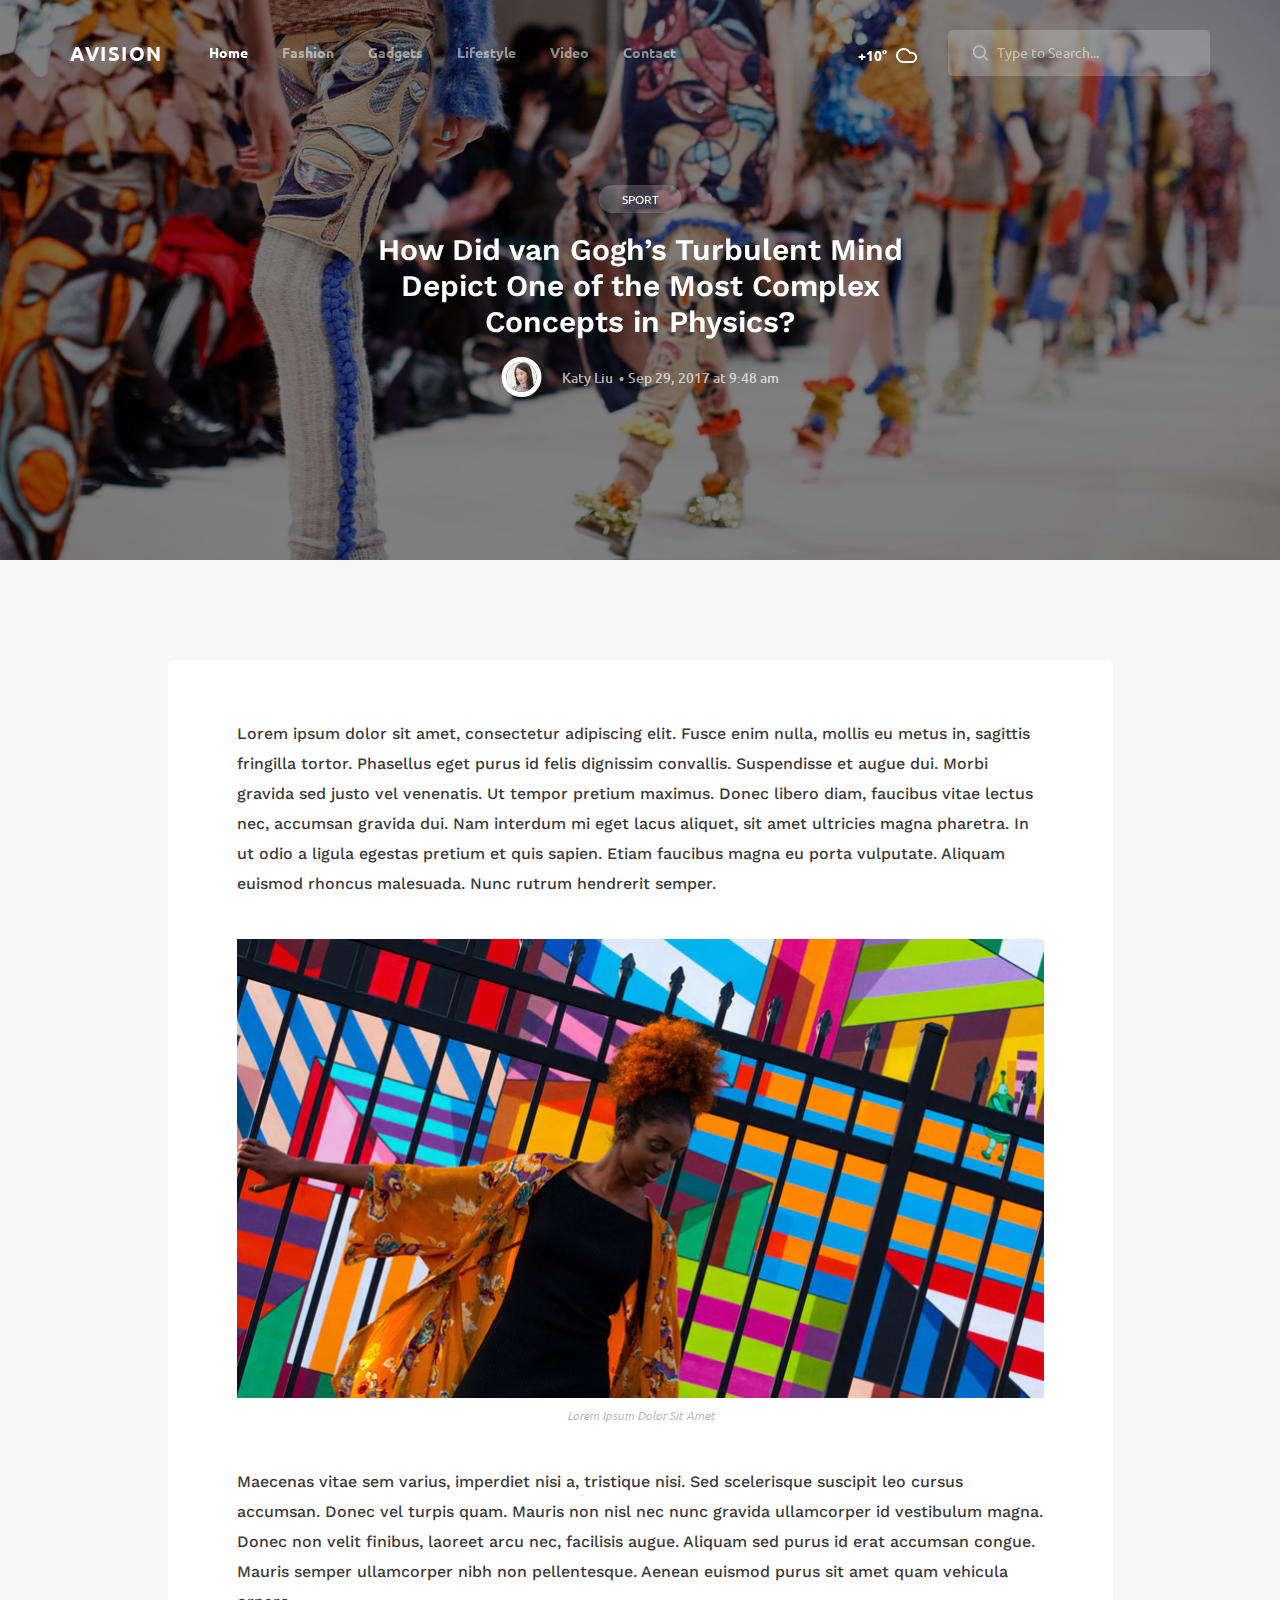
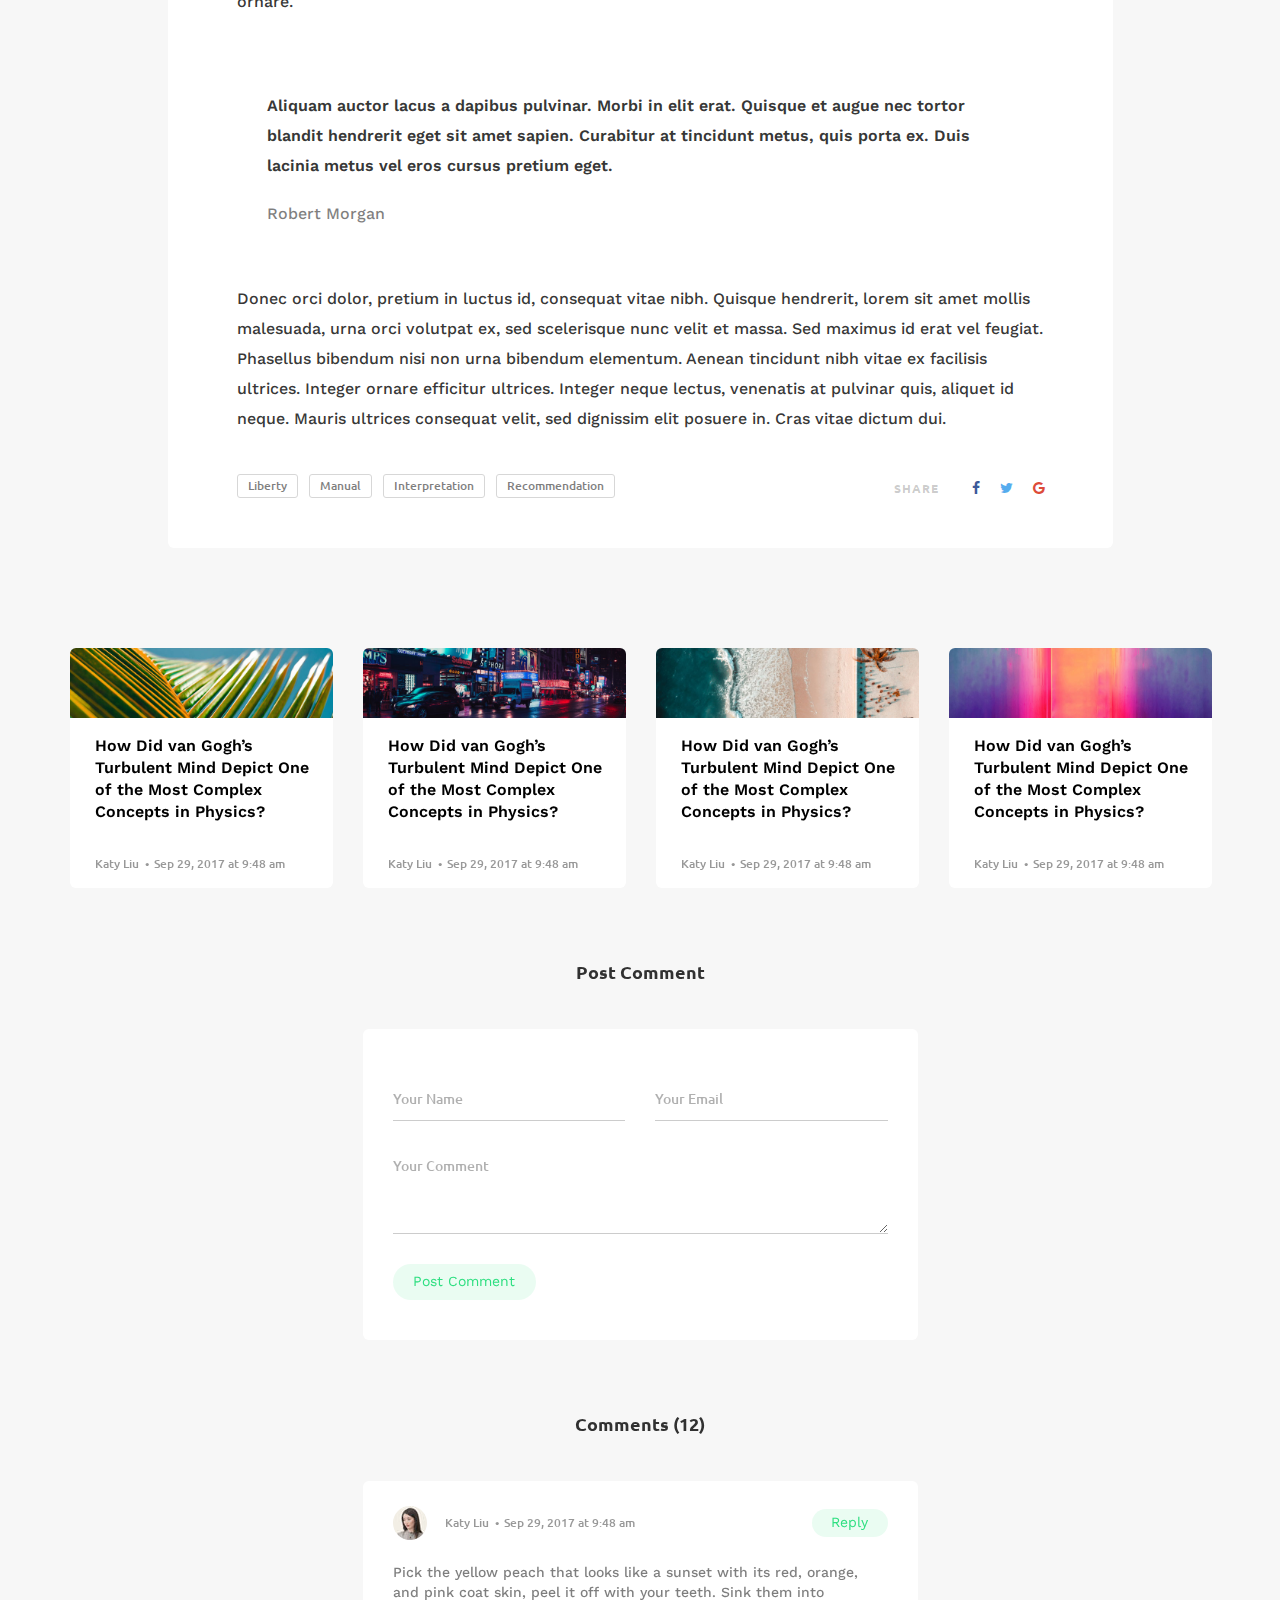
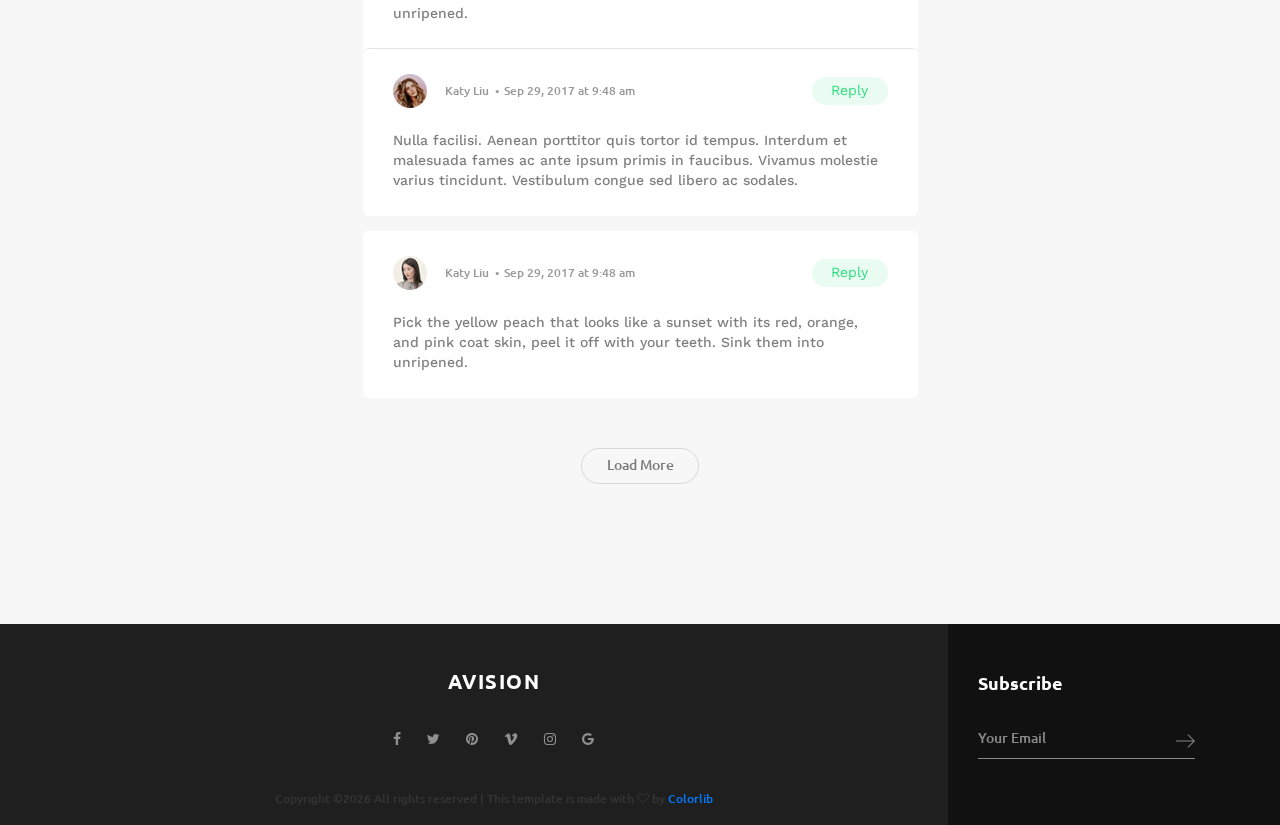
<file: post_nosidebar.html>
<!DOCTYPE html>
<html lang="en">
<head>
<title>Post</title>
<meta charset="utf-8">
<meta http-equiv="X-UA-Compatible" content="IE=edge">
<meta name="description" content="Demo project">
<meta name="viewport" content="width=device-width, initial-scale=1">
<link rel="stylesheet" type="text/css" href="styles/bootstrap4/bootstrap.min.css">
<link href="plugins/font-awesome-4.7.0/css/font-awesome.min.css" rel="stylesheet" type="text/css">
<link rel="stylesheet" type="text/css" href="plugins/OwlCarousel2-2.2.1/owl.carousel.css">
<link rel="stylesheet" type="text/css" href="plugins/OwlCarousel2-2.2.1/owl.theme.default.css">
<link rel="stylesheet" type="text/css" href="plugins/OwlCarousel2-2.2.1/animate.css">
<link rel="stylesheet" type="text/css" href="plugins/jquery.mb.YTPlayer-3.1.12/jquery.mb.YTPlayer.css">
<link rel="stylesheet" type="text/css" href="styles/post_nosidebar.css">
<link rel="stylesheet" type="text/css" href="styles/post_nosidebar_responsive.css">
</head>
<body>

<div class="super_container">

	<!-- Header -->

	<header class="header">
		<div class="container">
			<div class="row">
				<div class="col">
					<div class="header_content d-flex flex-row align-items-center justify-content-start">
						<div class="logo"><a href="#">avision</a></div>
						<nav class="main_nav">
							<ul>
								<li class="active"><a href="index.html">Home</a></li>
								<li><a href="#">Fashion</a></li>
								<li><a href="#">Gadgets</a></li>
								<li><a href="#">Lifestyle</a></li>
								<li><a href="#">Video</a></li>
								<li><a href="contact.html">Contact</a></li>
							</ul>
						</nav>
						<div class="search_container ml-auto">
							<div class="weather">
								<div class="temperature">+10°</div>
								<img class="weather_icon" src="images/cloud.png" alt="">
							</div>
							<form action="#">
								<input type="search" class="header_search_input" required="required" placeholder="Type to Search...">
								<img class="header_search_icon" src="images/search.png" alt="">
							</form>
							
						</div>
						<div class="hamburger ml-auto menu_mm">
							<i class="fa fa-bars trans_200 menu_mm" aria-hidden="true"></i>
						</div>
					</div>
				</div>
			</div>
		</div>
	</header>

	<!-- Menu -->

	<div class="menu d-flex flex-column align-items-end justify-content-start text-right menu_mm trans_400">
		<div class="menu_close_container"><div class="menu_close"><div></div><div></div></div></div>
		<div class="logo menu_mm"><a href="#">Avision</a></div>
		<div class="search">
			<form action="#">
				<input type="search" class="header_search_input menu_mm" required="required" placeholder="Type to Search...">
				<img class="header_search_icon menu_mm" src="images/search_2.png" alt="">
			</form>
		</div>
		<nav class="menu_nav">
			<ul class="menu_mm">
				<li class="menu_mm"><a href="index.html">home</a></li>
				<li class="menu_mm"><a href="#">Fashion</a></li>
				<li class="menu_mm"><a href="#">Gadgets</a></li>
				<li class="menu_mm"><a href="#">Lifestyle</a></li>
				<li class="menu_mm"><a href="#">Video</a></li>
				<li class="menu_mm"><a href="contact.html">Contact</a></li>
			</ul>
		</nav>
	</div>
	
	<!-- Home -->

	<div class="home">
		<div class="home_background parallax-window" data-parallax="scroll" data-image-src="images/post_nosidebar.jpg" data-speed="0.8"></div>
		<div class="home_content">
			<div class="post_category trans_200"><a href="category.html" class="trans_200">sport</a></div>
			<div class="post_title">How Did van Gogh’s Turbulent Mind Depict One of the Most Complex Concepts in Physics?</div>
			<div class="post_author d-flex flex-row align-items-center justify-content-center">
				<div class="author_image"><div><img src="images/author.jpg" alt=""></div></div>
				<div class="post_meta"><a href="#">Katy Liu</a><span>Sep 29, 2017 at 9:48 am</span></div>
			</div>
		</div>
	</div>
	
	<!-- Page Content -->

	<div class="page_content">
		<div class="container">
			<div class="row">

				<!-- Post Content -->

				<div class="col-lg-10 offset-lg-1">
					<div class="post_content">

						<!-- Post Body -->

						<div class="post_body">
							<p class="post_p">Lorem ipsum dolor sit amet, consectetur adipiscing elit. Fusce enim nulla, mollis eu metus in, sagittis fringilla tortor. Phasellus eget purus id felis dignissim convallis. Suspendisse et augue dui. Morbi gravida sed justo vel venenatis. Ut tempor pretium maximus. Donec libero diam, faucibus vitae lectus nec, accumsan gravida dui. Nam interdum mi eget lacus aliquet, sit amet ultricies magna pharetra. In ut odio a ligula egestas pretium et quis sapien. Etiam faucibus magna eu porta vulputate. Aliquam euismod rhoncus malesuada. Nunc rutrum hendrerit semper.</p>
							<figure>
								<img src="images/post_body.jpg" alt="">
								<figcaption>Lorem Ipsum Dolor Sit Amet</figcaption>
							</figure>
							<p class="post_p">Maecenas vitae sem varius, imperdiet nisi a, tristique nisi. Sed scelerisque suscipit leo cursus accumsan. Donec vel turpis quam. Mauris non nisl nec nunc gravida ullamcorper id vestibulum magna. Donec non velit finibus, laoreet arcu nec, facilisis augue. Aliquam sed purus id erat accumsan congue. Mauris semper ullamcorper nibh non pellentesque. Aenean euismod purus sit amet quam vehicula ornare.</p>
							<div class="post_quote">
								<p class="post_p">Aliquam auctor lacus a dapibus pulvinar. Morbi in elit erat. Quisque et augue nec tortor blandit hendrerit eget sit amet sapien. Curabitur at tincidunt metus, quis porta ex. Duis lacinia metus vel eros cursus pretium eget.</p>
								<div class="post_quote_source">Robert Morgan</div>
							</div>
							<p class="post_p">Donec orci dolor, pretium in luctus id, consequat vitae nibh. Quisque hendrerit, lorem sit amet mollis malesuada, urna orci volutpat ex, sed scelerisque nunc velit et massa. Sed maximus id erat vel feugiat. Phasellus bibendum nisi non urna bibendum elementum. Aenean tincidunt nibh vitae ex facilisis ultrices. Integer ornare efficitur ultrices. Integer neque lectus, venenatis at pulvinar quis, aliquet id neque. Mauris ultrices consequat velit, sed dignissim elit posuere in. Cras vitae dictum dui.</p>

							<!-- Post Tags and Share-->
							<div class="tags_share d-flex flex-row align-items-center justify-content-start">
								<div class="post_tags">
									<ul>
										<li class="post_tag"><a href="#">Liberty</a></li>
										<li class="post_tag"><a href="#">Manual</a></li>
										<li class="post_tag"><a href="#">Interpretation</a></li>
										<li class="post_tag"><a href="#">Recommendation</a></li>
									</ul>
								</div>
								<div class="post_share ml-sm-auto">
									<span>share</span>
									<ul class="post_share_list">
										<li class="post_share_item"><a href="#"><i class="fa fa-facebook" aria-hidden="true"></i></a></li>
										<li class="post_share_item"><a href="#"><i class="fa fa-twitter" aria-hidden="true"></i></a></li>
										<li class="post_share_item"><a href="#"><i class="fa fa-google" aria-hidden="true"></i></a></li>
									</ul>
								</div>
							</div>
								
						</div>
					</div>
				</div>

			</div>

			<div class="row">
				<div class="col">
					<!-- Similar Posts -->
					<div class="similar_posts">
						<div class="grid clearfix">

							<!-- Small Card With Image -->
							<div class="card card_small_with_image grid-item">
								<img class="card-img-top" src="images/post_2.jpg" alt="https://unsplash.com/@jakobowens1">
								<div class="card-body">
									<div class="card-title card-title-small"><a href="post.html">How Did van Gogh’s Turbulent Mind Depict One of the Most Complex Concepts in Physics?</a></div>
									<small class="post_meta"><a href="#">Katy Liu</a><span>Sep 29, 2017 at 9:48 am</span></small>
								</div>
							</div>

							<!-- Small Card With Image -->
							<div class="card card_small_with_image grid-item">
								<img class="card-img-top" src="images/post_13.jpg" alt="https://unsplash.com/@jakobowens1">
								<div class="card-body">
									<div class="card-title card-title-small"><a href="post.html">How Did van Gogh’s Turbulent Mind Depict One of the Most Complex Concepts in Physics?</a></div>
									<small class="post_meta"><a href="#">Katy Liu</a><span>Sep 29, 2017 at 9:48 am</span></small>
								</div>
							</div>

							<!-- Small Card With Image -->
							<div class="card card_small_with_image grid-item">
								<img class="card-img-top" src="images/post_26.jpg" alt="https://unsplash.com/@jakobowens1">
								<div class="card-body">
									<div class="card-title card-title-small"><a href="post.html">How Did van Gogh’s Turbulent Mind Depict One of the Most Complex Concepts in Physics?</a></div>
									<small class="post_meta"><a href="#">Katy Liu</a><span>Sep 29, 2017 at 9:48 am</span></small>
								</div>
							</div>

							<!-- Small Card With Image -->
							<div class="card card_small_with_image grid-item">
								<img class="card-img-top" src="images/post_27.jpg" alt="https://unsplash.com/@jakobowens1">
								<div class="card-body">
									<div class="card-title card-title-small"><a href="post.html">How Did van Gogh’s Turbulent Mind Depict One of the Most Complex Concepts in Physics?</a></div>
									<small class="post_meta"><a href="#">Katy Liu</a><span>Sep 29, 2017 at 9:48 am</span></small>
								</div>
							</div>

						</div>
					</div>
					
				</div>
			</div>

			<div class="row">
				<div class="col-lg-6 offset-lg-3">

					<!-- Post Comment -->
					<div class="post_comment">
						<div class="post_comment_title">Post Comment</div>
						<div class="post_comment_form_container">
							<form action="#">
								<input type="text" class="comment_input comment_input_name" placeholder="Your Name" required="required">
								<input type="email" class="comment_input comment_input_email" placeholder="Your Email" required="required">
								<textarea class="comment_text" placeholder="Your Comment" required="required"></textarea>
								<button type="submit" class="comment_button">Post Comment</button>
							</form>
						</div>
					</div>

					<!-- Comments -->
					<div class="comments">
						<div class="comments_title">Comments <span>(12)</span></div>
						<div class="comments_container">
							<ul class="comment_list">
								<li class="comment">
									<div class="comment_body">
										<div class="comment_panel d-flex flex-row align-items-center justify-content-start">
											<div class="comment_author_image"><div><img src="images/comment_author_1.jpg" alt=""></div></div>
											<small class="post_meta"><a href="#">Katy Liu</a><span>Sep 29, 2017 at 9:48 am</span></small>
											<button type="button" class="reply_button ml-auto">Reply</button>
										</div>
										<div class="comment_content">
											<p>Pick the yellow peach that looks like a sunset with its red, orange, and pink coat skin, peel it off with your teeth. Sink them into unripened.</p>
										</div>
									</div>

									<!-- Reply -->
									<ul class="comment_list">
										<li class="comment">
											<div class="comment_body">
												<div class="comment_panel d-flex flex-row align-items-center justify-content-start">
													<div class="comment_author_image"><div><img src="images/comment_author_2.jpg" alt=""></div></div>
													<small class="post_meta"><a href="#">Katy Liu</a><span>Sep 29, 2017 at 9:48 am</span></small>
													<button type="button" class="reply_button ml-auto">Reply</button>
												</div>
												<div class="comment_content">
													<p>Nulla facilisi. Aenean porttitor quis tortor id tempus. Interdum et malesuada fames ac ante ipsum primis in faucibus. Vivamus molestie varius tincidunt. Vestibulum congue sed libero ac sodales.</p>
												</div>
											</div>

											<!-- Reply -->
											<ul class="comment_list">
												
											</ul>
										</li>
									</ul>
								</li>
								<li class="comment">
									<div class="comment_body">
										<div class="comment_panel d-flex flex-row align-items-center justify-content-start">
											<div class="comment_author_image"><div><img src="images/comment_author_1.jpg" alt=""></div></div>
											<small class="post_meta"><a href="#">Katy Liu</a><span>Sep 29, 2017 at 9:48 am</span></small>
											<button type="button" class="reply_button ml-auto">Reply</button>
										</div>
										<div class="comment_content">
											<p>Pick the yellow peach that looks like a sunset with its red, orange, and pink coat skin, peel it off with your teeth. Sink them into unripened.</p>
										</div>
									</div>
								</li>
							</ul>
						</div>
					</div>
					<div class="load_more">
						<div id="load_more" class="load_more_button text-center trans_200">Load More</div>
					</div>
				</div>
			</div>
		</div>

	</div>

	<!-- Footer -->

	<footer class="footer">
		<div class="container">
			<div class="row row-lg-eq-height">
				<div class="col-lg-9 order-lg-1 order-2">
					<div class="footer_content">
						<div class="footer_logo"><a href="#">avision</a></div>
						<div class="footer_social">
							<ul>
								<li class="footer_social_facebook"><a href="#"><i class="fa fa-facebook" aria-hidden="true"></i></a></li>
								<li class="footer_social_twitter"><a href="#"><i class="fa fa-twitter" aria-hidden="true"></i></a></li>
								<li class="footer_social_pinterest"><a href="#"><i class="fa fa-pinterest" aria-hidden="true"></i></a></li>
								<li class="footer_social_vimeo"><a href="#"><i class="fa fa-vimeo" aria-hidden="true"></i></a></li>
								<li class="footer_social_instagram"><a href="#"><i class="fa fa-instagram" aria-hidden="true"></i></a></li>
								<li class="footer_social_google"><a href="#"><i class="fa fa-google" aria-hidden="true"></i></a></li>
							</ul>
						</div>
						<div class="copyright"><!-- Link back to Colorlib can't be removed. Template is licensed under CC BY 3.0. -->
Copyright &copy;<script>document.write(new Date().getFullYear());</script> All rights reserved | This template is made with <i class="fa fa-heart-o" aria-hidden="true"></i> by <a href="https://colorlib.com" target="_blank">Colorlib</a>
<!-- Link back to Colorlib can't be removed. Template is licensed under CC BY 3.0. --></div>
					</div>
				</div>
				<div class="col-lg-3 order-lg-2 order-1">
					<div class="subscribe">
						<div class="subscribe_background"></div>
						<div class="subscribe_content">
							<div class="subscribe_title">Subscribe</div>
							<form action="#">
								<input type="email" class="sub_input" placeholder="Your Email" required="required">
								<button class="sub_button">
									<svg version="1.1" id="link_arrow_1" xmlns="http://www.w3.org/2000/svg" xmlns:xlink="http://www.w3.org/1999/xlink" x="0px" y="0px"
										 width="19px" height="13px" viewBox="0 0 19 13" enable-background="new 0 0 19 13" xml:space="preserve">
										<polygon fill="#FFFFFF" points="12.475,0 11.061,0 17.081,6.021 0,6.021 0,7.021 17.038,7.021 11.06,13 12.474,13 18.974,6.5 "/>
									</svg>
								</button>
							</form>
						</div>
					</div>
				</div>
			</div>
		</div>
	</footer>
</div>

<script src="js/jquery-3.2.1.min.js"></script>
<script src="styles/bootstrap4/popper.js"></script>
<script src="styles/bootstrap4/bootstrap.min.js"></script>
<script src="plugins/OwlCarousel2-2.2.1/owl.carousel.js"></script>
<script src="plugins/easing/easing.js"></script>
<script src="plugins/masonry/masonry.js"></script>
<script src="plugins/parallax-js-master/parallax.min.js"></script>
<script src="js/post_nosidebar.js"></script>
</body>
</html>
</file>
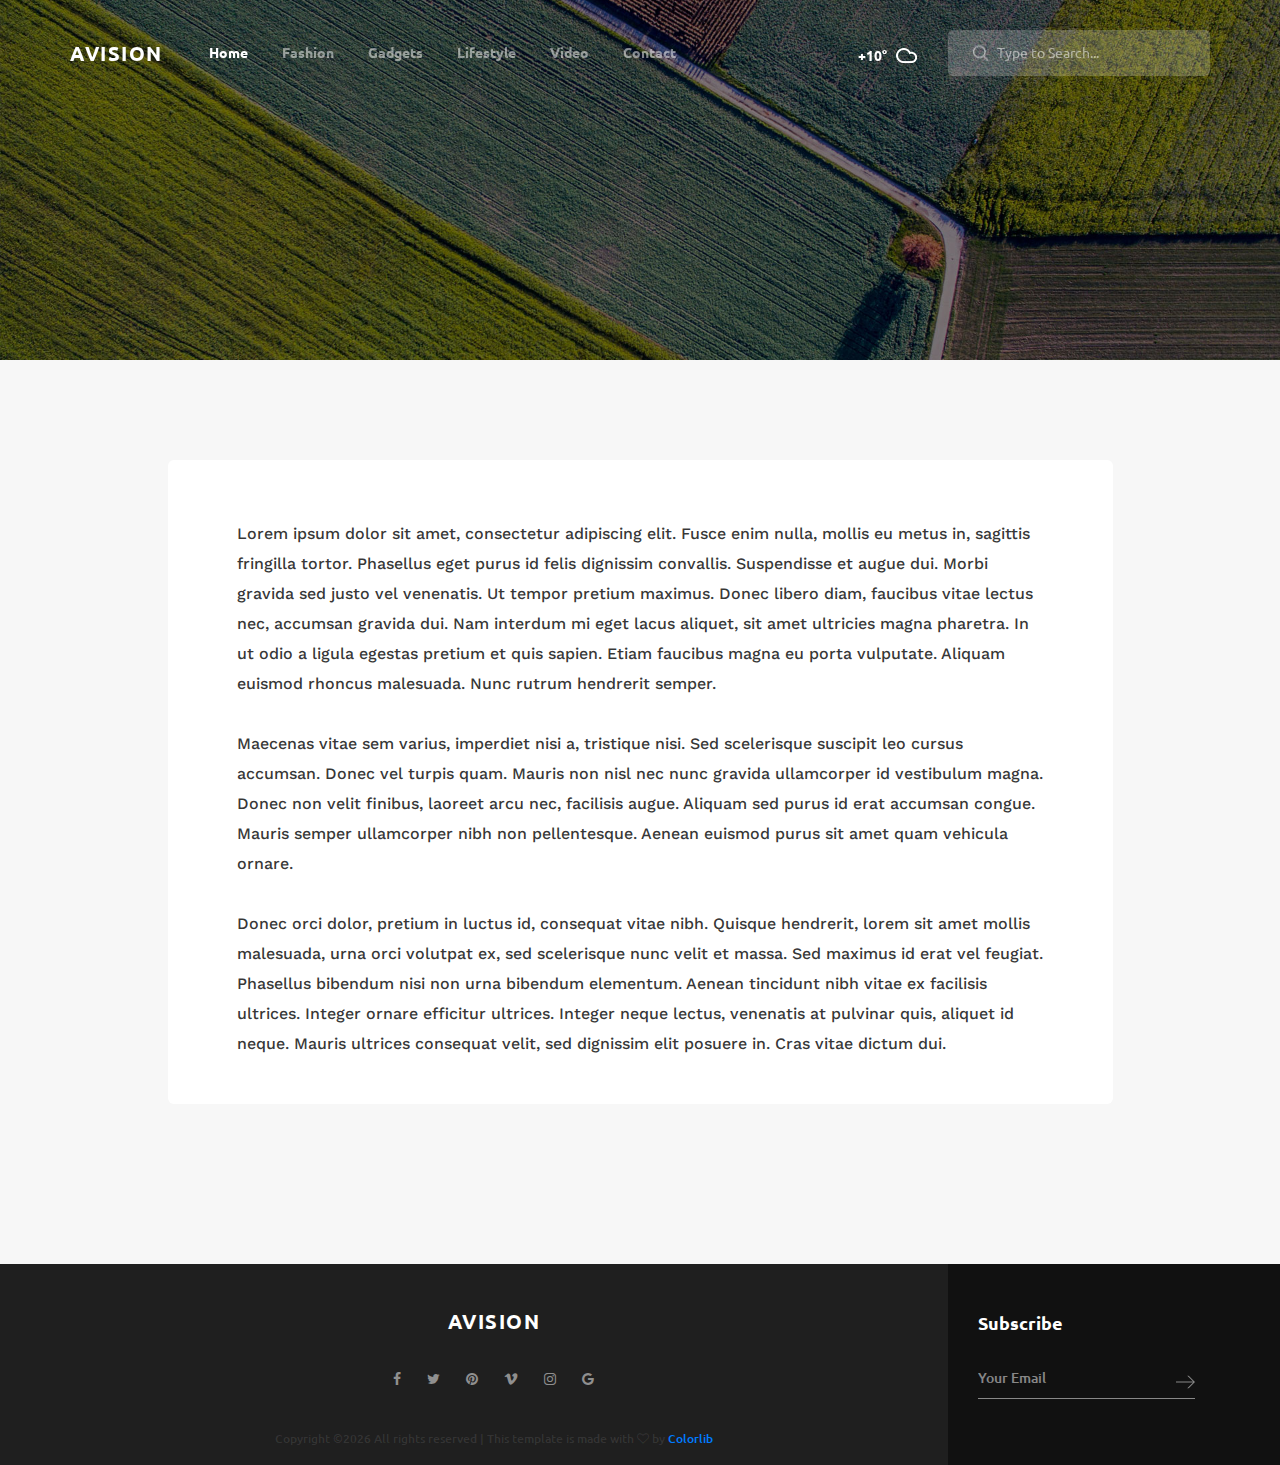
<file: regular.html>
<!DOCTYPE html>
<html lang="en">
<head>
<title>Regular Post</title>
<meta charset="utf-8">
<meta http-equiv="X-UA-Compatible" content="IE=edge">
<meta name="description" content="Demo project">
<meta name="viewport" content="width=device-width, initial-scale=1">
<link rel="stylesheet" type="text/css" href="styles/bootstrap4/bootstrap.min.css">
<link href="plugins/font-awesome-4.7.0/css/font-awesome.min.css" rel="stylesheet" type="text/css">
<link rel="stylesheet" type="text/css" href="plugins/OwlCarousel2-2.2.1/owl.carousel.css">
<link rel="stylesheet" type="text/css" href="plugins/OwlCarousel2-2.2.1/owl.theme.default.css">
<link rel="stylesheet" type="text/css" href="plugins/OwlCarousel2-2.2.1/animate.css">
<link rel="stylesheet" type="text/css" href="plugins/jquery.mb.YTPlayer-3.1.12/jquery.mb.YTPlayer.css">
<link rel="stylesheet" type="text/css" href="styles/regular.css">
<link rel="stylesheet" type="text/css" href="styles/regular_responsive.css">
</head>
<body>

<div class="super_container">

	<!-- Header -->

	<header class="header">
		<div class="container">
			<div class="row">
				<div class="col">
					<div class="header_content d-flex flex-row align-items-center justify-content-start">
						<div class="logo"><a href="#">avision</a></div>
						<nav class="main_nav">
							<ul>
								<li class="active"><a href="index.html">Home</a></li>
								<li><a href="#">Fashion</a></li>
								<li><a href="#">Gadgets</a></li>
								<li><a href="#">Lifestyle</a></li>
								<li><a href="#">Video</a></li>
								<li><a href="contact.html">Contact</a></li>
							</ul>
						</nav>
						<div class="search_container ml-auto">
							<div class="weather">
								<div class="temperature">+10°</div>
								<img class="weather_icon" src="images/cloud.png" alt="">
							</div>
							<form action="#">
								<input type="search" class="header_search_input" required="required" placeholder="Type to Search...">
								<img class="header_search_icon" src="images/search.png" alt="">
							</form>
							
						</div>
						<div class="hamburger ml-auto menu_mm">
							<i class="fa fa-bars trans_200 menu_mm" aria-hidden="true"></i>
						</div>
					</div>
				</div>
			</div>
		</div>
	</header>

	<!-- Menu -->

	<div class="menu d-flex flex-column align-items-end justify-content-start text-right menu_mm trans_400">
		<div class="menu_close_container"><div class="menu_close"><div></div><div></div></div></div>
		<div class="logo menu_mm"><a href="#">Avision</a></div>
		<div class="search">
			<form action="#">
				<input type="search" class="header_search_input menu_mm" required="required" placeholder="Type to Search...">
				<img class="header_search_icon menu_mm" src="images/search_2.png" alt="">
			</form>
		</div>
		<nav class="menu_nav">
			<ul class="menu_mm">
				<li class="menu_mm"><a href="index.html">home</a></li>
				<li class="menu_mm"><a href="#">Fashion</a></li>
				<li class="menu_mm"><a href="#">Gadgets</a></li>
				<li class="menu_mm"><a href="#">Lifestyle</a></li>
				<li class="menu_mm"><a href="#">Video</a></li>
				<li class="menu_mm"><a href="contact.html">Contact</a></li>
			</ul>
		</nav>
	</div>
	
	<!-- Home -->

	<div class="home">
		<div class="home_background parallax-window" data-parallax="scroll" data-image-src="images/regular.jpg" data-speed="0.8"></div>
	</div>
	
	<!-- Page Content -->

	<div class="page_content">
		<div class="container">
			<div class="row">

				<!-- Post Content -->

				<div class="col-lg-10 offset-lg-1">
					<div class="post_content">

						<!-- Post Body -->

						<div class="post_body">
							<p class="post_p">Lorem ipsum dolor sit amet, consectetur adipiscing elit. Fusce enim nulla, mollis eu metus in, sagittis fringilla tortor. Phasellus eget purus id felis dignissim convallis. Suspendisse et augue dui. Morbi gravida sed justo vel venenatis. Ut tempor pretium maximus. Donec libero diam, faucibus vitae lectus nec, accumsan gravida dui. Nam interdum mi eget lacus aliquet, sit amet ultricies magna pharetra. In ut odio a ligula egestas pretium et quis sapien. Etiam faucibus magna eu porta vulputate. Aliquam euismod rhoncus malesuada. Nunc rutrum hendrerit semper.</p>
							<p class="post_p">Maecenas vitae sem varius, imperdiet nisi a, tristique nisi. Sed scelerisque suscipit leo cursus accumsan. Donec vel turpis quam. Mauris non nisl nec nunc gravida ullamcorper id vestibulum magna. Donec non velit finibus, laoreet arcu nec, facilisis augue. Aliquam sed purus id erat accumsan congue. Mauris semper ullamcorper nibh non pellentesque. Aenean euismod purus sit amet quam vehicula ornare.</p>
							<p class="post_p">Donec orci dolor, pretium in luctus id, consequat vitae nibh. Quisque hendrerit, lorem sit amet mollis malesuada, urna orci volutpat ex, sed scelerisque nunc velit et massa. Sed maximus id erat vel feugiat. Phasellus bibendum nisi non urna bibendum elementum. Aenean tincidunt nibh vitae ex facilisis ultrices. Integer ornare efficitur ultrices. Integer neque lectus, venenatis at pulvinar quis, aliquet id neque. Mauris ultrices consequat velit, sed dignissim elit posuere in. Cras vitae dictum dui.</p>
						</div>
					</div>
				</div>

			</div>

		</div>

	</div>

	<!-- Footer -->

	<footer class="footer">
		<div class="container">
			<div class="row row-lg-eq-height">
				<div class="col-lg-9 order-lg-1 order-2">
					<div class="footer_content">
						<div class="footer_logo"><a href="#">avision</a></div>
						<div class="footer_social">
							<ul>
								<li class="footer_social_facebook"><a href="#"><i class="fa fa-facebook" aria-hidden="true"></i></a></li>
								<li class="footer_social_twitter"><a href="#"><i class="fa fa-twitter" aria-hidden="true"></i></a></li>
								<li class="footer_social_pinterest"><a href="#"><i class="fa fa-pinterest" aria-hidden="true"></i></a></li>
								<li class="footer_social_vimeo"><a href="#"><i class="fa fa-vimeo" aria-hidden="true"></i></a></li>
								<li class="footer_social_instagram"><a href="#"><i class="fa fa-instagram" aria-hidden="true"></i></a></li>
								<li class="footer_social_google"><a href="#"><i class="fa fa-google" aria-hidden="true"></i></a></li>
							</ul>
						</div>
						<div class="copyright"><!-- Link back to Colorlib can't be removed. Template is licensed under CC BY 3.0. -->
Copyright &copy;<script>document.write(new Date().getFullYear());</script> All rights reserved | This template is made with <i class="fa fa-heart-o" aria-hidden="true"></i> by <a href="https://colorlib.com" target="_blank">Colorlib</a>
<!-- Link back to Colorlib can't be removed. Template is licensed under CC BY 3.0. --></div>
					</div>
				</div>
				<div class="col-lg-3 order-lg-2 order-1">
					<div class="subscribe">
						<div class="subscribe_background"></div>
						<div class="subscribe_content">
							<div class="subscribe_title">Subscribe</div>
							<form action="#">
								<input type="email" class="sub_input" placeholder="Your Email" required="required">
								<button class="sub_button">
									<svg version="1.1" id="link_arrow_1" xmlns="http://www.w3.org/2000/svg" xmlns:xlink="http://www.w3.org/1999/xlink" x="0px" y="0px"
										 width="19px" height="13px" viewBox="0 0 19 13" enable-background="new 0 0 19 13" xml:space="preserve">
										<polygon fill="#FFFFFF" points="12.475,0 11.061,0 17.081,6.021 0,6.021 0,7.021 17.038,7.021 11.06,13 12.474,13 18.974,6.5 "/>
									</svg>
								</button>
							</form>
						</div>
					</div>
				</div>
			</div>
		</div>
	</footer>
</div>

<script src="js/jquery-3.2.1.min.js"></script>
<script src="styles/bootstrap4/popper.js"></script>
<script src="styles/bootstrap4/bootstrap.min.js"></script>
<script src="plugins/OwlCarousel2-2.2.1/owl.carousel.js"></script>
<script src="plugins/easing/easing.js"></script>
<script src="plugins/masonry/masonry.js"></script>
<script src="plugins/parallax-js-master/parallax.min.js"></script>
<script src="js/regular.js"></script>
</body>
</html>
</file>
<file: styles/category.css>
@charset "utf-8";
/* CSS Document */

/******************************

[Table of Contents]

1. Fonts
2. Body and some general stuff
3. Header
	3.1 Logo
	3.2 Main Navigation
	3.3 Weather and Search
	3.4 Hamburger
4. Menu
5. Home
6. Main Content
7. Section Panel
8. Cards
9. Load More Button
10. Sidebar
11. Footer


******************************/

/***********
1. Fonts
***********/

@import url('https://fonts.googleapis.com/css?family=Ubuntu:300,400,500,700|Work+Sans:300,400,500,600,700,800,900');

/*********************************
2. Body and some general stuff
*********************************/

*
{
	margin: 0;
	padding: 0;
	-webkit-font-smoothing: antialiased;
	-webkit-text-shadow: rgba(0,0,0,.01) 0 0 1px;
	text-shadow: rgba(0,0,0,.01) 0 0 1px;
}
body
{
	font-family: 'Work Sans', sans-serif;
	font-size: 14px;
	font-weight: 400;
	background: #f7f7f7;
	color: #a5a5a5;
}
div
{
	display: block;
	position: relative;
	-webkit-box-sizing: border-box;
    -moz-box-sizing: border-box;
    box-sizing: border-box;
}
ul
{
	list-style: none;
	margin-bottom: 0px;
}
p
{
	font-family: 'Work Sans', sans-serif;
	font-size: 14px;
	line-height: 1.45;
	font-weight: 500;
	color: rgba(0,0,0,0.5);
	-webkit-font-smoothing: antialiased;
	-webkit-text-shadow: rgba(0,0,0,.01) 0 0 1px;
	text-shadow: rgba(0,0,0,.01) 0 0 1px;
}
p:last-of-type
{
	margin-bottom: 0;
}
p a
{
	display: inline;
	position: relative;
	color: inherit;
	border-bottom: solid 1px #ffa07f;
	-webkit-transition: all 200ms ease;
	-moz-transition: all 200ms ease;
	-ms-transition: all 200ms ease;
	-o-transition: all 200ms ease;
	transition: all 200ms ease;
}
a, a:hover, a:visited, a:active, a:link
{
	text-decoration: none;
	-webkit-font-smoothing: antialiased;
	-webkit-text-shadow: rgba(0,0,0,.01) 0 0 1px;
	text-shadow: rgba(0,0,0,.01) 0 0 1px;
}
p a:active
{
	position: relative;
	color: #FF6347;
}
p a:hover
{
	color: #FFFFFF;
	background: #ffa07f;
}
p a:hover::after
{
	opacity: 0.2;
}
::selection
{
	
}
p::selection
{
	
}
h1{font-size: 48px;}
h2{font-size: 36px;}
h3{font-size: 24px;}
h4{font-size: 18px;}
h5{font-size: 14px;}
h1, h2, h3, h4, h5, h6
{
	font-family: 'Open Sans', sans-serif;
	-webkit-font-smoothing: antialiased;
	-webkit-text-shadow: rgba(0,0,0,.01) 0 0 1px;
	text-shadow: rgba(0,0,0,.01) 0 0 1px;
}
h1::selection, 
h2::selection, 
h3::selection, 
h4::selection, 
h5::selection, 
h6::selection
{
	
}
.form-control
{
	color: #db5246;
}
section
{
	display: block;
	position: relative;
	box-sizing: border-box;
}
.clear
{
	clear: both;
}
.clearfix::before, .clearfix::after
{
	content: "";
	display: table;
}
.clearfix::after
{
	clear: both;
}
.clearfix
{
	zoom: 1;
}
.float_left
{
	float: left;
}
.float_right
{
	float: right;
}
.trans_200
{
	-webkit-transition: all 200ms ease;
	-moz-transition: all 200ms ease;
	-ms-transition: all 200ms ease;
	-o-transition: all 200ms ease;
	transition: all 200ms ease;
}
.trans_300
{
	-webkit-transition: all 300ms ease;
	-moz-transition: all 300ms ease;
	-ms-transition: all 300ms ease;
	-o-transition: all 300ms ease;
	transition: all 300ms ease;
}
.trans_400
{
	-webkit-transition: all 400ms ease;
	-moz-transition: all 400ms ease;
	-ms-transition: all 400ms ease;
	-o-transition: all 400ms ease;
	transition: all 400ms ease;
}
.trans_500
{
	-webkit-transition: all 500ms ease;
	-moz-transition: all 500ms ease;
	-ms-transition: all 500ms ease;
	-o-transition: all 500ms ease;
	transition: all 500ms ease;
}
.fill_height
{
	height: 100%;
}
.super_container
{
	width: 100%;
	overflow: hidden;
}
.prlx_parent
{
	overflow: hidden;
}
.prlx
{
	height: 130% !important;
}
.parallax-window
{
    min-height: 400px;
    background: transparent;
}
.nopadding
{
	padding: 0px !important;
}

/*********************************
3. Header
*********************************/

.header
{
	position: fixed;
	top: 0;
	left: 0;
	width: 100%;
	z-index: 100;
	-webkit-transition: all 200ms ease;
	-moz-transition: all 200ms ease;
	-ms-transition: all 200ms ease;
	-o-transition: all 200ms ease;
	transition: all 200ms ease;
}
.header_content
{
	height: 106px;
	-webkit-transition: all 200ms ease;
	-moz-transition: all 200ms ease;
	-ms-transition: all 200ms ease;
	-o-transition: all 200ms ease;
	transition: all 200ms ease;
}
.header.scrolled
{
	background: rgba(0,0,0,0.75);
	box-shadow: 0px 5px 5px rgba(0,0,0,0.1);
}
.header.scrolled .header_content
{
	height: 80px;
}

/*********************************
3.1 Logo
*********************************/

.logo a
{
	font-family: 'Ubuntu', sans-serif;
	font-size: 20px;
	color: #FFFFFF;
	text-transform: uppercase;
	font-weight: 700;
	letter-spacing: 0.075em;
}

/*********************************
3.2 Main Navigation
*********************************/

.main_nav
{
	margin-left: 46px;
}
.main_nav ul li
{
	display: inline-block;
}
.main_nav ul li:not(:last-child)
{
	margin-right: 29px;
}
.main_nav ul li a
{
	font-family: 'Ubuntu', sans-serif;
	font-size: 14px;
	font-weight: 700;
	color: rgba(255,255,255,0.5);
	-webkit-transition: all 200ms ease;
	-moz-transition: all 200ms ease;
	-ms-transition: all 200ms ease;
	-o-transition: all 200ms ease;
	transition: all 200ms ease;
}
.main_nav ul li a:hover,
.main_nav ul li.active a
{
	color: rgba(255,255,255,1);
}

/*********************************
3.3 Weather and Search
*********************************/

.weather
{
	display: inline-block;
	margin-right: 26px;
	vertical-align: middle;
}
.temperature
{
	display: inline-block;
	vertical-align: middle;
	font-family: 'Ubuntu', sans-serif;
	font-size: 14px;
	font-weight: 700;
	color: #FFFFFF;
	margin-right: 4px;
}
.weather_icon
{
	display: inline-block;
}
.search_container form
{
	display: inline-block;
	position: relative;
}
.header_search_input
{
	display: inline-block;
	width: 262px;
	height: 46px;
	background: rgba(255,255,255,0.2);
	border: none;
	outline: none;
	border-radius: 5px;
	padding-left: 49px;
	color: #FFFFFF;
}
.header_search_input::-webkit-input-placeholder
{
	font-family: 'Ubuntu', sans-serif;
	font-size: 14px !important;
	font-weight: 400 !important;
	color: rgba(255,255,255,0.5) !important;
}
.header_search_input:-moz-placeholder
{
	font-family: 'Ubuntu', sans-serif;
	font-size: 14px !important;
	font-weight: 400 !important;
	color: rgba(255,255,255,0.5) !important;
}
.header_search_input::-moz-placeholder
{
	font-family: 'Ubuntu', sans-serif;
	font-size: 14px !important;
	font-weight: 400 !important;
	color: rgba(255,255,255,0.5) !important;
} 
.header_search_input:-ms-input-placeholder
{ 
	font-family: 'Ubuntu', sans-serif;
	font-size: 14px !important;
	font-weight: 400 !important;
	color: rgba(255,255,255,0.5) !important;
}
.header_search_input::input-placeholder
{
	font-family: 'Ubuntu', sans-serif;
	font-size: 14px !important;
	font-weight: 400 !important;
	color: rgba(255,255,255,0.5) !important;
}
.header_search_icon
{
	position: absolute;
	top: 50%;
	left: 25px;
	-webkit-transform: translateY(-50%);
	-moz-transform: translateY(-50%);
	-ms-transform: translateY(-50%);
	-o-transform: translateY(-50%);
	transform: translateY(-50%);
}

/*********************************
3.4 Hamburger
*********************************/

.hamburger
{
	display: none;
	cursor: pointer;
}
.hamburger i
{
	font-size: 20px;
	color: rgba(255,255,255,1);
}
.hamburger:hover i
{
	color: rgba(255,255,255,0.5);
}

/*********************************
4. Menu
*********************************/

.menu
{
	position: fixed;
	top: 0;
	right: -400px;
	width: 400px;
	height: 100vh;
	background: #FFFFFF;
	z-index: 101;
	padding-right: 60px;
	padding-top: 87px;
	padding-left: 50px;
}
.menu .logo a
{
	color: #000000;
}
.menu.active
{
	right: 0;
}
.menu_close_container
{
	position: absolute;
	top: 30px;
	right: 60px;
	width: 18px;
	height: 18px;
	transform-origin: center center;
	-webkit-transform: rotate(45deg);
	-moz-transform: rotate(45deg);
	-ms-transform: rotate(45deg);
	-o-transform: rotate(45deg);
	transform: rotate(45deg);
	cursor: pointer;
}
.menu_close
{
	width: 100%;
	height: 100%;
	transform-style: preserve-3D;
}
.menu_close div
{
	width: 100%;
	height: 2px;
	background: #232323;
	top: 8px;
	-webkit-transition: all 200ms ease;
	-moz-transition: all 200ms ease;
	-ms-transition: all 200ms ease;
	-o-transition: all 200ms ease;
	transition: all 200ms ease;
}
.menu_close div:last-of-type
{
	-webkit-transform: rotate(90deg) translateX(-2px);
	-moz-transform: rotate(90deg) translateX(-2px);
	-ms-transform: rotate(90deg) translateX(-2px);
	-o-transform: rotate(90deg) translateX(-2px);
	transform: rotate(90deg) translateX(-2px);
	transform-origin: center;
}
.menu_close:hover div
{
	background: #937c6f;
}
.menu .logo
{
	margin-bottom: 60px;
}
.menu_nav ul li
{
	margin-bottom: 11px;
}
.menu_nav ul li a
{
	font-family: 'Ubuntu', sans-serif;
	font-size: 12px;
	text-transform: uppercase;
	color: rgba(0,0,0,1);
	font-weight: 700;
	letter-spacing: 0.1em;
	-webkit-transition: all 200ms ease;
	-moz-transition: all 200ms ease;
	-ms-transition: all 200ms ease;
	-o-transition: all 200ms ease;
	transition: all 200ms ease;
}
.menu_nav ul li a:hover
{
	color: #937c6f;
}
.menu .search
{
	width: 100%;
	margin-bottom: 67px;
}
.search
{
	display: inline-block;
	width: 400px;
	-webkit-transform: translateY(2px);
	-moz-transform: translateY(2px);
	-ms-transform: translateY(2px);
	-o-transform: translateY(2px);
	transform: translateY(2px);
}
.menu .header_search_input
{
	width: 100%;
	background: rgba(0,0,0,0.1);
	border-radius: 6px;
	color: rgba(0,0,0,0.5);
}
.menu .header_search_input::-webkit-input-placeholder
{
	font-family: 'Ubuntu', sans-serif;
	font-size: 14px !important;
	font-weight: 400 !important;
	color: rgba(0,0,0,0.4) !important;
}
.menu .header_search_input:-moz-placeholder
{
	font-family: 'Ubuntu', sans-serif;
	font-size: 14px !important;
	font-weight: 400 !important;
	color: rgba(0,0,0,0.4) !important;
}
.menu .header_search_input::-moz-placeholder
{
	font-family: 'Ubuntu', sans-serif;
	font-size: 14px !important;
	font-weight: 400 !important;
	color: rgba(0,0,0,0.4) !important;
} 
.menu .header_search_input:-ms-input-placeholder
{ 
	font-family: 'Ubuntu', sans-serif;
	font-size: 14px !important;
	font-weight: 400 !important;
	color: rgba(0,0,0,0.4) !important;
}
.menu .header_search_input::input-placeholder
{
	font-family: 'Ubuntu', sans-serif;
	font-size: 14px !important;
	font-weight: 400 !important;
	color: rgba(0,0,0,0.4) !important;
}

/*********************************
5. Home
*********************************/

.home
{
	width: 100%;
	height: 360px;
}
.home_background
{
	position: absolute;
	top: 0;
	left: 0;
	width: 100%;
	height: 100%;
}
.custom_nav_container
{
	z-index: 10;
}
.home_slider_nav_container
{
	position: absolute;
	bottom: 264px;
	left: calc(((100vw - 1170px) / 2) + (1170px * 0.75) + 8px);
}
.custom_dots
{
	display: inline-block;
	height: 12px;
	margin-left: 7px;
	margin-right: 7px;
}
.custom_dot
{
	display: inline-block;
	padding: 2px;
	cursor: pointer;
}
.custom_dot span
{
	display: block;
	width: 4px;
	height: 4px;
	border-radius: 50%;
	background: rgba(255,255,255,0.35);
	-webkit-transition: all 200ms ease;
	-moz-transition: all 200ms ease;
	-ms-transition: all 200ms ease;
	-o-transition: all 200ms ease;
	transition: all 200ms ease;
}
.custom_dot.active span
{
	background: rgba(255,255,255,1);
}
.custom_dot:hover span
{
	background: rgba(255,255,255,1);
}
.custom_prev,
.custom_next
{
	cursor: pointer;
}
.custom_prev, .custom_next
{
	display: inline-block;
	vertical-align: middle;
}
.custom_prev svg polyline,
.custom_next svg polyline
{
	fill: rgba(255,255,255,0.35);
	-webkit-transition: all 200ms ease;
	-moz-transition: all 200ms ease;
	-ms-transition: all 200ms ease;
	-o-transition: all 200ms ease;
	transition: all 200ms ease;
}
.custom_prev:hover svg polyline,
.custom_next:hover svg polyline
{
	fill: rgba(255,255,255,1);
}

/*********************************
6. Main Content
*********************************/

.page_content
{
	background: #f7f7f7;
}
.category
{
	margin-top: 80px;
}

/*********************************
7. Section Panel
*********************************/

.section_panel
{
	z-index: 10;
}
.section_title
{
	font-family: 'Ubuntu', sans-serif;
	font-size: 18px;
	font-weight: 700;
	color: #000000;
	padding-bottom: 10px;
	white-space: nowrap;
	-webkit-transform: translateY(3px);
	-moz-transform: translateY(3px);
	-ms-transform: translateY(3px);
	-o-transform: translateY(3px);
	transform: translateY(3px);
}
.section_title::after
{
	display: block;
	position: absolute;
	bottom: 0;
	left: 0;
	width: 50px;
	height: 2px;
	background: #000000;
	content: '';
}
.section_tags
{
	padding-right: 94px;
}
.section_tags ul li
{
	display: inline-block;
	width: auto;
	height: 28px;
	background: #ededed;
	border-radius: 14px;
	text-align: center;
	padding-left: 22px;
	padding-right: 22px;
}
.section_tags ul li:not(:last-child)
{
	margin-right: 4px;
}
.section_tags ul li a
{
	display: block;
	line-height: 28px;
	font-family: 'Ubuntu', sans-serif;
	font-size: 12px;
	font-weight: 500;
	color: rgba(0,0,0,0.4);
	text-transform: uppercase;
	letter-spacing: 0.025em;
}
.section_tags ul li:hover,
.section_tags ul li.active
{
	background: #FFFFFF;
}
.section_panel_more
{
	position: absolute;
	top: 50%;
	-webkit-transform: translateY(-50%);
	-moz-transform: translateY(-50%);
	-ms-transform: translateY(-50%);
	-o-transform: translateY(-50%);
	transform: translateY(-50%);
	right: 0;
	width: 55px;
}
.section_panel_more ul li
{
	position: relative;
	font-family: 'Ubuntu', sans-serif;
	font-size: 12px;
	font-weight: 500;
	color: rgba(0,0,0,0.4);
	text-transform: uppercase;
	letter-spacing: 0.025em;
}
.section_panel_more ul li a
{
	font-family: 'Ubuntu', sans-serif;
	font-size: 12px;
	font-weight: 500;
	color: rgba(0,0,0,0.4);
	text-transform: uppercase;
	letter-spacing: 0.025em;
}
.section_panel_more > ul > li
{
	padding-right: 20px;
	cursor: default;
	padding-top: 22px;
	padding-bottom: 22px;
}
.section_panel_more > ul > li::after
{
	display: block;
	position: absolute;
	top: 50%;
	-webkit-transform: translateY(-50%);
	-moz-transform: translateY(-50%);
	-ms-transform: translateY(-50%);
	-o-transform: translateY(-50%);
	transform: translateY(-50%);
	right: 0;
	font-family: 'FontAwesome';
	content: '\f107';
}
.section_panel_more > ul > li > ul
{
	position: absolute;
	top: 55px;
	right: 0;
	padding-top: 23px;
	padding-left: 29px;
	padding-right: 60px;
	padding-bottom: 23px;
	background: #FFFFFF;
	box-shadow: 0px 5px 5px rgba(0,0,0,0.1);
	visibility: hidden;
	opacity: 0;
	-webkit-transition: all 200ms ease;
	-moz-transition: all 200ms ease;
	-ms-transition: all 200ms ease;
	-o-transition: all 200ms ease;
	transition: all 200ms ease;
}
.section_panel_more > ul > li:hover > ul
{
	visibility: visible;
	opacity: 1;
}
.section_panel_more > ul > li:hover::after
{
	content: '\f106';
}
.section_panel_more > ul > li > ul li:not(:last-child)
{
	margin-bottom: 10px;
}
.section_panel_more > ul > li > ul li a
{
	font-family: 'Ubuntu', sans-serif;
	font-size: 12px;
	font-weight: 500;
	color: rgba(0,0,0,0.4);
	text-transform: uppercase;
	letter-spacing: 0.025em;
	white-space: nowrap;
	-webkit-transition: all 200ms ease;
	-moz-transition: all 200ms ease;
	-ms-transition: all 200ms ease;
	-o-transition: all 200ms ease;
	transition: all 200ms ease;
}
.section_panel_more > ul > li > ul li a:hover
{
	color: rgba(0,0,0,0.8);
}
.section_content
{
	padding-top: 33px;
}

/*********************************
8. Cards
*********************************/

.card
{
	border: none;
	border-radius: 6px;
	margin-top: 15px;
}
.card-body
{
	padding-top: 16px;
	padding-left: 25px;
	padding-bottom: 15px;
}
.card-img-top
{
	border-top-left-radius: 6px;
    border-top-right-radius: 6px;
}  
.card-title a
{
	font-size: 18px;
	font-weight: 600;
	color: rgba(0,0,0,1);
	line-height: 1.33;
	-webkit-transition: all 200ms ease;
	-moz-transition: all 200ms ease;
	-ms-transition: all 200ms ease;
	-o-transition: all 200ms ease;
	transition: all 200ms ease;
}
.card-title-small a
{
	font-size: 16px;
	line-height: 1.375;
}
.card-title a:hover
{
	color: rgba(0,0,0,0.5);
}
.card-text
{
	margin-top: -1px;
}
.post_meta
{
	display: block;
	font-family: 'Ubuntu', sans-serif;
	color: rgba(0,0,0,0.4);
	font-size: 12px;
	font-weight: 500;
	margin-top: 22px;
}
.post_meta a,
.post_meta span
{
	display: inline-block;
	position: relative;
	font-family: 'Ubuntu', sans-serif;
	color: rgba(0,0,0,0.4);
	font-size: 12px;
	font-weight: 500;
}
.post_meta span
{
	margin-left: 10px;
	padding-left: 5px;
}
.post_meta span::before
{
	display: block;
	position: absolute;
	top: 1px;
	left: -4px;
	content: '•';
}
.post_row
{
	
}
.grid
{
	width: calc(100% + 30px);
}
.grid-item
{
	float: left;
}
.card_largest_with_image,
.card_large_with_background,
.card_large_with_image
{
	width: 555px;
	/*height: 325px;*/
}
.card_small_no_image,
.card_small_with_background,
.card_small_with_image,
.card_default_no_image,
.card_default_with_background
{
	width: 263px;
}
.card_small_with_image .card-body
{
	padding-top: 17px;
}
.card_small_with_image .post_meta
{
	margin-top: 32px;
}
.card_default:not(:last-child)
{
	/*margin-bottom: 15px;*/
}
.card_default .card-body
{
	padding-top: 17px;
}
.card_default .post_meta
{
	margin-top: 17px;
}
.card_small_with_background .card-title a
{
	color: #FFFFFF;
}
.card_background
{
	position: absolute;
	top: 0;
	left: 0;
	width: 100%;
	height: 100%;
	background-repeat: no-repeat;
	background-size: cover;
	background-position: center center;
	border-radius: 6px;
	overflow: hidden;
}
.card_small_with_background .post_meta span,
.card_small_with_background .post_meta a
{
	color: rgba(255,255,255,0.5);
}
.card_small_with_background .post_meta
{
	margin-top: 18px;
}
.card_default_no_image .card-body
{
	padding-top: 16px;
	padding-bottom: 6px !important;
}
.card_default_no_image .card-title a
{
	font-size: 14px;
	line-height: 1.3;
	font-weight: 500;
}
.card_default_no_image .card-title
{
	line-height: 1.3;
}
.card_default_no_image .card-body
{
	padding-bottom: 10px;
}
.card_default_with_background .card-body
{
	padding-top: 16px;
	padding-bottom: 6px !important;
}
.card_default_with_background .card-title a
{
	font-size: 14px;
	line-height: 1.3;
	font-weight: 500;
	color: #FFFFFF;
}
.card_default_with_background .card-title
{
	line-height: 1.3;
}
.card_default_with_background .card-body
{
	padding-bottom: 10px;
}
.card_large_with_background .card-title a
{
	color: #FFFFFF;
	font-weight: 500;
}
.card_large_with_background .post_meta
{
	margin-top: 58px;
}
.card_large_with_background .post_meta span,
.card_large_with_background .post_meta a
{
	color: rgba(255,255,255,0.5);
}

/*********************************
9. Load More Button
*********************************/

.load_more
{
	margin-top: 80px;
	margin-bottom: 140px;
}
.load_more_button
{
	width: 118px;
	height: 36px;
	background: transparent;
	border: solid 1px #d7d7d7;
	border-radius: 18px;
	margin: 0 auto;
	line-height: 32px;
	font-family: 'Ubuntu', sans-serif;
	font-size: 14px;
	font-weight: 500;
	color: rgba(0,0,0,0.5);
	cursor: pointer;
}
.load_more_button:hover
{
	background: #d7d7d7;
}

/*********************************
10. Sidebar
*********************************/

.sidebar
{
	width: 100%;
	height: 100%;
	padding-top: 83px;
	padding-left: 30px;
	padding-bottom: 80px;
}
.sidebar_background
{
	position: absolute;
	top: 0;
	left: 0;
	width: 375px;
	height: 100%;
	background: #ededed;
}
.sidebar_title
{
	font-family: 'Ubuntu', sans-serif;
	font-size: 18px;
	font-weight: 700;
	color: #000000;
}
.sidebar_section_content
{
	padding-top: 55px;
}
.sidebar_slider_container
{
	width: 100%;
}
.side_post a
{
	display: block;
}
.side_post:not(:last-child)
{
	margin-bottom: 15px;
}
.side_post_image div
{
	width: 70px;
	height: 70px;
	border-radius: 6px;
	overflow: hidden;
}
.side_post_image div img
{
	max-width: 100%;
}
.side_post_content
{
	padding-left: 20px;
	margin-top: -5px;
}
.side_post_title
{
	font-size: 14px;
	font-weight: 500;
	color: rgba(0,0,0,1);
	line-height: 1.285;
	-webkit-transition: all 200ms ease;
	-moz-transition: all 200ms ease;
	-ms-transition: all 200ms ease;
	-o-transition: all 200ms ease;
	transition: all 200ms ease;
}
.side_post_title:hover
{
	color: rgba(0,0,0,0.5);
}
.side_post_content .post_meta
{
	margin-top: 7px;
}
.sidebar_slider_nav
{
	position: absolute;
	top: 5px;
	right: 0;
}
.sidebar_slider_nav_container .custom_prev svg polyline,
.sidebar_slider_nav_container .custom_next svg polyline
{
	fill: rgba(0,0,0,0.15);
	-webkit-transition: all 200ms ease;
	-moz-transition: all 200ms ease;
	-ms-transition: all 200ms ease;
	-o-transition: all 200ms ease;
	transition: all 200ms ease;
}
.sidebar_slider_nav_container .custom_prev:hover svg polyline,
.sidebar_slider_nav_container .custom_next:hover svg polyline
{
	fill: rgba(0,0,0,1);
}
.sidebar_slider_nav_container .custom_dot span
{
	background: rgba(0,0,0,0.15);
}
.sidebar_slider_nav_container .custom_dot:hover span,
.sidebar_slider_nav_container .custom_dot.active span
{
	background: rgba(0,0,0,1);
}
.advertising
{
	width: 100%;
	height: 340px;
	margin-top: 80px;
}
.advertising_background
{
	position: absolute;
	top: 0;
	left: 0;
	width: 100%;
	height: 100%;
	background-repeat: no-repeat;
	background-size: cover;
	background-position: center center;
}
.advertising_content
{
	width: 100%;
	height: 100%;
	padding-left: 28px;
	padding-bottom: 25px;
	padding-right: 15px;
}
.advertising_perc
{
	font-family: 'Ubuntu', sans-serif;
	font-size: 12px;
	font-weight: 700;
	color: #2ddf80;
	margin-bottom: 14px;
}
.advertising_link a
{
	font-size: 24px;
	font-weight: 600;
	color: rgba(255,255,255,1);
	line-height: 1.33;
	-webkit-transition: all 200ms ease;
	-moz-transition: all 200ms ease;
	-ms-transition: all 200ms ease;
	-o-transition: all 200ms ease;
	transition: all 200ms ease;
}
.advertising_link a:hover
{
	color: rgba(255,255,255,0.5);
}
.newest_videos
{
	margin-top: 72px;
}
.newest_videos .side_post_image div
{
	border-radius: 50%;
	overflow: hidden;
}
.advertising_2
{
	width: 100%;
	height: 140px;
	margin-top: 80px;
}
.advertising_2_content
{
	width: 100%;
	height: 100%;
}
.advertising_2_link a
{
	font-size: 20px;
	color: rgba(255,255,255,1);
	font-weight: 400;
	-webkit-transition: all 200ms ease;
	-moz-transition: all 200ms ease;
	-ms-transition: all 200ms ease;
	-o-transition: all 200ms ease;
	transition: all 200ms ease;
}
.advertising_2_link a span
{
	font-weight: 600;
}
.advertising_2_link a:hover
{
	color: rgba(255,255,255,0.5);
}
.future_events
{
	margin-top: 72px;
}
.event_date
{
	text-align: center;
	width: 70px;
	height: 70px;
}
.event_day
{
	font-size: 40px;
	font-weight: 800;
	color: rgba(0,0,0,0.15);
	line-height: 0.75;
}
.event_month
{
	font-size: 18px;
	font-weight: 900;
	text-transform: uppercase;
	color: rgba(0,0,0,0.15);
	line-height: 0.75;
	margin-top: 13px;
}

/*********************************
11. Footer
*********************************/

.footer
{
	width: 100%;
	background: #1f1f1f;
}
.footer_content
{
	padding-top: 50px;
	text-align: center;
	padding-bottom: 17px;
}
.footer_logo a
{
	font-family: 'Ubuntu', sans-serif;
	font-size: 20px;
	font-weight: 700;
	color: #FFFFFF;
	letter-spacing: 0.075em;
	text-transform: uppercase;
	line-height: 0.75;
}
.footer_social
{
	margin-top: 34px;
}
.footer_social ul li
{
	display: inline-block;
}
.footer_social ul li:not(:last-child)
{
	margin-right: 21px;
}
.footer_social ul li i
{
	color: #8f8f8f;
}
.footer_social_facebook:hover i
{
	color: #3b5999;
}
.footer_social_twitter:hover i
{
	color: #55acee;
}
.footer_social_pinterest:hover i
{
	color: #bd081c;
}
.footer_social_vimeo:hover i
{
	color: #1ab7ea;
}
.footer_social_instagram:hover i
{
	color: #c26d7a;
}
.footer_social_google:hover i
{
	color: #dd4b39;
}
.copyright
{
	font-family: 'Ubuntu', sans-serif;
	font-size: 12px;
	font-weight: 500;
	color: rgba(255,255,255,0.1);
	margin-top: 40px;
}
.subscribe
{
	width: 100%;
	height: 100%;
}
.subscribe_background
{
	position: absolute;
	top: 0;
	left: 0;
	width: 375px;
	height: 100%;
	background: #111111;
}
.subscribe_content
{
	width: 100%;
	padding-left: 30px;
	padding-right: 15px;
	padding-top: 45px;
}
.subscribe_title
{
	font-family: 'Ubuntu', sans-serif;
	font-size: 18px;
	font-weight: 700;
	color: #FFFFFF;
	margin-bottom: 32px;
}
.subscribe_content form
{
	position: relative;
	width: 100%;
}
.sub_input
{
	width: 100%;
	background: transparent;
	border: none;
	outline: none;
	border-bottom: solid 1px #888888;
	padding-bottom: 9px;
	color: #FFFFFF;
}
.sub_input::-webkit-input-placeholder
{
	font-family: 'Ubuntu', sans-serif;
	font-size: 14px !important;
	font-weight: 500 !important;
	color: rgba(255,255,255,0.5) !important;
}
.sub_input:-moz-placeholder
{
	font-family: 'Ubuntu', sans-serif;
	font-size: 14px !important;
	font-weight: 500 !important;
	color: rgba(255,255,255,0.5) !important;
}
.sub_input::-moz-placeholder
{
	font-family: 'Ubuntu', sans-serif;
	font-size: 14px !important;
	font-weight: 500 !important;
	color: rgba(255,255,255,0.5) !important;
} 
.sub_input:-ms-input-placeholder
{ 
	font-family: 'Ubuntu', sans-serif;
	font-size: 14px !important;
	font-weight: 500 !important;
	color: rgba(255,255,255,0.5) !important;
}
.sub_input::input-placeholder
{
	font-family: 'Ubuntu', sans-serif;
	font-size: 14px !important;
	font-weight: 500 !important;
	color: rgba(255,255,255,0.5) !important;
}
.sub_button
{
	position: absolute;
	top: 50%;
	-webkit-transform: translateY(-50%);
	-moz-transform: translateY(-50%);
	-ms-transform: translateY(-50%);
	-o-transform: translateY(-50%);
	transform: translateY(-50%);
	right: 0;
	background: transparent;
	border: none;
	outline: none;
}
.sub_button svg polygon
{
	fill: rgba(255,255,255,0.5);
}
.subscribe_content form:hover .sub_button svg polygon,
.subscribe_content form:focus .sub_button svg polygon
{
	fill: #37d27f;
}
.subscribe_content form:hover .sub_input,
.sub_input:focus
{
	border-bottom: solid 1px rgba(255,255,255,1);
}
</file>
<file: styles/category_responsive.css>
@charset "utf-8";
/* CSS Document */

/******************************

[Table of Contents]

1. 1600px
2. 1440px
3. 1280px
4. 1199px
5. 1024px
6. 991px
7. 959px
8. 880px
9. 768px
10. 767px
11. 539px
12. 479px
13. 400px

******************************/

/************
1. 1600px
************/

@media only screen and (max-width: 1600px)
{
	
}

/************
2. 1440px
************/

@media only screen and (max-width: 1440px)
{
	
}

/************
3. 1380px
************/

@media only screen and (max-width: 1380px)
{
	.home_slider_next
	{
		width: 315px;
	}
}

/************
3. 1280px
************/

@media only screen and (max-width: 1280px)
{
	.home_slider_next
	{
		width: 285px;
	}
	.home_slider_next_link
	{
		font-size: 16px;
	}
}

/************
4. 1199px
************/

@media only screen and (max-width: 1199px)
{
	.header_search_input
	{
		width: 193px;
	}
	.home_slider_next_container
	{
		left: calc(((100vw - 960px) / 2) + (960px * 0.75) + 8px);
	}
	.home_slider_nav_container
	{
		left: calc(((100vw - 960px) / 2) + (960px * 0.75) + 8px);
	}
	.section_tags
	{
		padding-right: 75px;
	}
	.section_tags ul li
	{
		display: none;
	}
	.section_tags ul li:nth-child(-n+4)
	{
		display: inline-block !important;
	}
	.card_largest_with_image,
	.card_large_with_background,
	.card_large_with_image
	{
		width: 690px;
		/*height: 325px;*/
	}
	.card_small_no_image,
	.card_small_with_background,
	.card_small_with_image,
	.card_default_no_image,
	.card_default_with_background
	{
		width: 330px;
	}
	.side_post_image div
	{
		width: 50px;
		height: 50px;
	}
	.sidebar_title_container
	{
		padding-bottom: 10px;
	}
	.sidebar_slider_nav
	{
		position: absolute;
	    top: 37px;
	    right: auto;
	    left: 0;
	}
}

/************
4. 1100px
************/

@media only screen and (max-width: 1100px)
{
	
}

/************
5. 1024px
************/

@media only screen and (max-width: 1024px)
{
	
}

/************
6. 991px
************/

@media only screen and (max-width: 991px)
{
	.similar_posts_container
	{

	}
	.similar_post
	{
		display: none;
	}
	.home_slider_item_title a
	{
		font-size: 28px;
	}
	.home_slider_content
	{
		max-width: 360px;
	}
	.home_slider_next_container
	{
		left: auto;
		right: 0;
	}
	.home_slider_nav_container
	{
		left: auto;
		right: 305px;
	}
	.home_slider_next
	{
		width: 375px;
	}
	.home_slider_next_link
	{
		font-size: 20px;
	}
	.main_nav
	{
		display: none;
	}
	.search_container
	{
		display: none;
	}
	.hamburger
	{
		display: block;
	}
	.sidebar
	{
		padding-left: 15px;
		padding-right: 15px;
		padding-bottom: 100px;
	}
	.sidebar_title_container
	{
		padding-bottom: 0px;
	}
	.sidebar_slider_nav
	{
		position: absolute;
	    top: 5px;
	    right: 0;
	    left: auto;
	}
	.sidebar_background
	{
		width: 100%;
	}
	.side_post_image div
	{
		width: 70px;
		height: 70px;
	}
	.subscribe
	{
		padding-bottom: 60px;
	}
	.subscribe_background
	{
		width: 100%;
	}
}

/************
7. 959px
************/

@media only screen and (max-width: 959px)
{
	
}

/************
8. 880px
************/

@media only screen and (max-width: 880px)
{
	
}

/************
9. 768px
************/

@media only screen and (max-width: 768px)
{
	.section_tags ul li
	{
		display: none;
	}
	.section_tags ul li:nth-child(-n+4)
	{
		display: none !important;
	}
	.section_tags ul li:nth-child(-n+3)
	{
		display: inline-block !important;
	}
}

/************
10. 767px
************/

@media only screen and (max-width: 767px)
{
	.home_slider_next
	{
		width: 285px;
		height: 210px;
	}
	.home_slider_next_link
	{
		font-size: 16px;
	}
	.home_slider_nav_container
	{
		right: 215px;
		bottom: 227px;
	}
	.section_tags
	{
		display: none;
	}
	.grid
	{
		width: 100%;
	}
	.card_largest_with_image,
	.card_large_with_background,
	.card_large_with_image
	{
		width: 100%;
		/*height: 325px;*/
	}
	.card_small_no_image,
	.card_small_with_background,
	.card_small_with_image,
	.card_default_no_image,
	.card_default_with_background
	{
		width: 100%;
	}
	.videos
	{
		height: auto;
	}
	.player_container
	{
		height: 287px !important;
	}
	.playlist
	{
		position: relative;
		top: auto;
		left: auto;
		right: auto;
		width: 100%;
		height: auto;
		padding-left: 35px;
	}
	.playlist_background
	{
		width: 100%;
	}
	.player_container
	{
		width: 100%;
	}
}

/************
11. 575px
************/

@media only screen and (max-width: 575px)
{
	p
	{
		font-size: 12px;
	}
	.menu
	{
		width: 100%;
		right: -100%;
		padding-right: 15px;
		padding-left: 30px;
		padding-top: 61px;
	}
	.menu_close_container
	{
		right: 13px;
		top: 15px;
	}
	.menu .logo
	{
		margin-bottom: 20px;
	}
	.menu .search
	{
		margin-bottom: 29px;
	}
	.header.scrolled .header_content
	{
		height: 60px;
	}
	.home_slider_next_container,
	.home_slider_nav_container
	{
		display: none;
	}
	.home_slider_item_title a
	{
		font-size: 24px;
	}
	.card-body
	{
		padding-left: 15px;
		padding-right: 15px;
	}
}

/************
11. 539px
************/

@media only screen and (max-width: 539px)
{
	
}

/************
12. 480px
************/

@media only screen and (max-width: 480px)
{
	
}

/************
13. 479px
************/

@media only screen and (max-width: 479px)
{
	
}

/************
14. 400px
************/

@media only screen and (max-width: 400px)
{
	
}
</file>
<file: styles/contact.css>
@charset "utf-8";
/* CSS Document */

/******************************

[Table of Contents]

1. Fonts
2. Body and some general stuff
3. Header
	3.1 Logo
	3.2 Main Navigation
	3.3 Weather and Search
	3.4 Hamburger
4. Menu
5. Home
6. Post Content
7. Footer


******************************/

/***********
1. Fonts
***********/

@import url('https://fonts.googleapis.com/css?family=Ubuntu:300,400,500,700|Work+Sans:300,400,500,600,700,800,900');

/*********************************
2. Body and some general stuff
*********************************/

*
{
	margin: 0;
	padding: 0;
	-webkit-font-smoothing: antialiased;
	-webkit-text-shadow: rgba(0,0,0,.01) 0 0 1px;
	text-shadow: rgba(0,0,0,.01) 0 0 1px;
}
body
{
	font-family: 'Work Sans', sans-serif;
	font-size: 14px;
	font-weight: 400;
	background: #f7f7f7;
	color: #a5a5a5;
}
div
{
	display: block;
	position: relative;
	-webkit-box-sizing: border-box;
    -moz-box-sizing: border-box;
    box-sizing: border-box;
}
ul
{
	list-style: none;
	margin-bottom: 0px;
}
p
{
	font-family: 'Work Sans', sans-serif;
	font-size: 14px;
	line-height: 1.45;
	font-weight: 500;
	color: rgba(0,0,0,0.5);
	-webkit-font-smoothing: antialiased;
	-webkit-text-shadow: rgba(0,0,0,.01) 0 0 1px;
	text-shadow: rgba(0,0,0,.01) 0 0 1px;
}
p:last-of-type
{
	margin-bottom: 0;
}
p a
{
	display: inline;
	position: relative;
	color: inherit;
	border-bottom: solid 1px #ffa07f;
	-webkit-transition: all 200ms ease;
	-moz-transition: all 200ms ease;
	-ms-transition: all 200ms ease;
	-o-transition: all 200ms ease;
	transition: all 200ms ease;
}
a, a:hover, a:visited, a:active, a:link
{
	text-decoration: none;
	-webkit-font-smoothing: antialiased;
	-webkit-text-shadow: rgba(0,0,0,.01) 0 0 1px;
	text-shadow: rgba(0,0,0,.01) 0 0 1px;
}
p a:active
{
	position: relative;
	color: #FF6347;
}
p a:hover
{
	color: #FFFFFF;
	background: #ffa07f;
}
p a:hover::after
{
	opacity: 0.2;
}
::selection
{
	
}
p::selection
{
	
}
h1{font-size: 48px;}
h2{font-size: 36px;}
h3{font-size: 24px;}
h4{font-size: 18px;}
h5{font-size: 14px;}
h1, h2, h3, h4, h5, h6
{
	font-family: 'Open Sans', sans-serif;
	-webkit-font-smoothing: antialiased;
	-webkit-text-shadow: rgba(0,0,0,.01) 0 0 1px;
	text-shadow: rgba(0,0,0,.01) 0 0 1px;
}
h1::selection, 
h2::selection, 
h3::selection, 
h4::selection, 
h5::selection, 
h6::selection
{
	
}
.form-control
{
	color: #db5246;
}
section
{
	display: block;
	position: relative;
	box-sizing: border-box;
}
.clear
{
	clear: both;
}
.clearfix::before, .clearfix::after
{
	content: "";
	display: table;
}
.clearfix::after
{
	clear: both;
}
.clearfix
{
	zoom: 1;
}
.float_left
{
	float: left;
}
.float_right
{
	float: right;
}
.trans_200
{
	-webkit-transition: all 200ms ease;
	-moz-transition: all 200ms ease;
	-ms-transition: all 200ms ease;
	-o-transition: all 200ms ease;
	transition: all 200ms ease;
}
.trans_300
{
	-webkit-transition: all 300ms ease;
	-moz-transition: all 300ms ease;
	-ms-transition: all 300ms ease;
	-o-transition: all 300ms ease;
	transition: all 300ms ease;
}
.trans_400
{
	-webkit-transition: all 400ms ease;
	-moz-transition: all 400ms ease;
	-ms-transition: all 400ms ease;
	-o-transition: all 400ms ease;
	transition: all 400ms ease;
}
.trans_500
{
	-webkit-transition: all 500ms ease;
	-moz-transition: all 500ms ease;
	-ms-transition: all 500ms ease;
	-o-transition: all 500ms ease;
	transition: all 500ms ease;
}
.fill_height
{
	height: 100%;
}
.super_container
{
	width: 100%;
	overflow: hidden;
}
.prlx_parent
{
	overflow: hidden;
}
.prlx
{
	height: 130% !important;
}
.parallax-window
{
    min-height: 400px;
    background: transparent;
}
.nopadding
{
	padding: 0px !important;
}

/*********************************
3. Header
*********************************/

.header
{
	position: fixed;
	top: 0;
	left: 0;
	width: 100%;
	z-index: 100;
	-webkit-transition: all 200ms ease;
	-moz-transition: all 200ms ease;
	-ms-transition: all 200ms ease;
	-o-transition: all 200ms ease;
	transition: all 200ms ease;
}
.header_content
{
	height: 106px;
	-webkit-transition: all 200ms ease;
	-moz-transition: all 200ms ease;
	-ms-transition: all 200ms ease;
	-o-transition: all 200ms ease;
	transition: all 200ms ease;
}
.header.scrolled
{
	background: rgba(0,0,0,0.75);
	box-shadow: 0px 5px 5px rgba(0,0,0,0.1);
}
.header.scrolled .header_content
{
	height: 80px;
}

/*********************************
3.1 Logo
*********************************/

.logo a
{
	font-family: 'Ubuntu', sans-serif;
	font-size: 20px;
	color: #FFFFFF;
	text-transform: uppercase;
	font-weight: 700;
	letter-spacing: 0.075em;
}

/*********************************
3.2 Main Navigation
*********************************/

.main_nav
{
	margin-left: 46px;
}
.main_nav ul li
{
	display: inline-block;
}
.main_nav ul li:not(:last-child)
{
	margin-right: 29px;
}
.main_nav ul li a
{
	font-family: 'Ubuntu', sans-serif;
	font-size: 14px;
	font-weight: 700;
	color: rgba(255,255,255,0.5);
	-webkit-transition: all 200ms ease;
	-moz-transition: all 200ms ease;
	-ms-transition: all 200ms ease;
	-o-transition: all 200ms ease;
	transition: all 200ms ease;
}
.main_nav ul li a:hover,
.main_nav ul li.active a
{
	color: rgba(255,255,255,1);
}

/*********************************
3.3 Weather and Search
*********************************/

.weather
{
	display: inline-block;
	margin-right: 26px;
	vertical-align: middle;
}
.temperature
{
	display: inline-block;
	vertical-align: middle;
	font-family: 'Ubuntu', sans-serif;
	font-size: 14px;
	font-weight: 700;
	color: #FFFFFF;
	margin-right: 4px;
}
.weather_icon
{
	display: inline-block;
}
.search_container form
{
	display: inline-block;
	position: relative;
}
.header_search_input
{
	display: inline-block;
	width: 262px;
	height: 46px;
	background: rgba(255,255,255,0.2);
	border: none;
	outline: none;
	border-radius: 5px;
	padding-left: 49px;
	color: #FFFFFF;
}
.header_search_input::-webkit-input-placeholder
{
	font-family: 'Ubuntu', sans-serif;
	font-size: 14px !important;
	font-weight: 400 !important;
	color: rgba(255,255,255,0.5) !important;
}
.header_search_input:-moz-placeholder
{
	font-family: 'Ubuntu', sans-serif;
	font-size: 14px !important;
	font-weight: 400 !important;
	color: rgba(255,255,255,0.5) !important;
}
.header_search_input::-moz-placeholder
{
	font-family: 'Ubuntu', sans-serif;
	font-size: 14px !important;
	font-weight: 400 !important;
	color: rgba(255,255,255,0.5) !important;
} 
.header_search_input:-ms-input-placeholder
{ 
	font-family: 'Ubuntu', sans-serif;
	font-size: 14px !important;
	font-weight: 400 !important;
	color: rgba(255,255,255,0.5) !important;
}
.header_search_input::input-placeholder
{
	font-family: 'Ubuntu', sans-serif;
	font-size: 14px !important;
	font-weight: 400 !important;
	color: rgba(255,255,255,0.5) !important;
}
.header_search_icon
{
	position: absolute;
	top: 50%;
	left: 25px;
	-webkit-transform: translateY(-50%);
	-moz-transform: translateY(-50%);
	-ms-transform: translateY(-50%);
	-o-transform: translateY(-50%);
	transform: translateY(-50%);
}

/*********************************
3.4 Hamburger
*********************************/

.hamburger
{
	display: none;
	cursor: pointer;
}
.hamburger i
{
	font-size: 20px;
	color: rgba(255,255,255,1);
}
.hamburger:hover i
{
	color: rgba(255,255,255,0.5);
}

/*********************************
4. Menu
*********************************/

.menu
{
	position: fixed;
	top: 0;
	right: -400px;
	width: 400px;
	height: 100vh;
	background: #FFFFFF;
	z-index: 101;
	padding-right: 60px;
	padding-top: 87px;
	padding-left: 50px;
}
.menu .logo a
{
	color: #000000;
}
.menu.active
{
	right: 0;
}
.menu_close_container
{
	position: absolute;
	top: 30px;
	right: 60px;
	width: 18px;
	height: 18px;
	transform-origin: center center;
	-webkit-transform: rotate(45deg);
	-moz-transform: rotate(45deg);
	-ms-transform: rotate(45deg);
	-o-transform: rotate(45deg);
	transform: rotate(45deg);
	cursor: pointer;
}
.menu_close
{
	width: 100%;
	height: 100%;
	transform-style: preserve-3D;
}
.menu_close div
{
	width: 100%;
	height: 2px;
	background: #232323;
	top: 8px;
	-webkit-transition: all 200ms ease;
	-moz-transition: all 200ms ease;
	-ms-transition: all 200ms ease;
	-o-transition: all 200ms ease;
	transition: all 200ms ease;
}
.menu_close div:last-of-type
{
	-webkit-transform: rotate(90deg) translateX(-2px);
	-moz-transform: rotate(90deg) translateX(-2px);
	-ms-transform: rotate(90deg) translateX(-2px);
	-o-transform: rotate(90deg) translateX(-2px);
	transform: rotate(90deg) translateX(-2px);
	transform-origin: center;
}
.menu_close:hover div
{
	background: #937c6f;
}
.menu .logo
{
	margin-bottom: 60px;
}
.menu_nav ul li
{
	margin-bottom: 11px;
}
.menu_nav ul li a
{
	font-family: 'Ubuntu', sans-serif;
	font-size: 12px;
	text-transform: uppercase;
	color: rgba(0,0,0,1);
	font-weight: 700;
	letter-spacing: 0.1em;
	-webkit-transition: all 200ms ease;
	-moz-transition: all 200ms ease;
	-ms-transition: all 200ms ease;
	-o-transition: all 200ms ease;
	transition: all 200ms ease;
}
.menu_nav ul li a:hover
{
	color: #937c6f;
}
.menu .search
{
	width: 100%;
	margin-bottom: 67px;
}
.search
{
	display: inline-block;
	width: 400px;
	-webkit-transform: translateY(2px);
	-moz-transform: translateY(2px);
	-ms-transform: translateY(2px);
	-o-transform: translateY(2px);
	transform: translateY(2px);
}
.menu .header_search_input
{
	width: 100%;
	background: rgba(0,0,0,0.1);
	border-radius: 6px;
	color: rgba(0,0,0,0.5);
}
.menu .header_search_input::-webkit-input-placeholder
{
	font-family: 'Ubuntu', sans-serif;
	font-size: 14px !important;
	font-weight: 400 !important;
	color: rgba(0,0,0,0.4) !important;
}
.menu .header_search_input:-moz-placeholder
{
	font-family: 'Ubuntu', sans-serif;
	font-size: 14px !important;
	font-weight: 400 !important;
	color: rgba(0,0,0,0.4) !important;
}
.menu .header_search_input::-moz-placeholder
{
	font-family: 'Ubuntu', sans-serif;
	font-size: 14px !important;
	font-weight: 400 !important;
	color: rgba(0,0,0,0.4) !important;
} 
.menu .header_search_input:-ms-input-placeholder
{ 
	font-family: 'Ubuntu', sans-serif;
	font-size: 14px !important;
	font-weight: 400 !important;
	color: rgba(0,0,0,0.4) !important;
}
.menu .header_search_input::input-placeholder
{
	font-family: 'Ubuntu', sans-serif;
	font-size: 14px !important;
	font-weight: 400 !important;
	color: rgba(0,0,0,0.4) !important;
}

/*********************************
5. Home
*********************************/

.home
{
	width: 100%;
	height: 100vh;
}
.home_background
{
	position: absolute;
	top: 0;
	left: 0;
	width: 100%;
	height: 100%;
}
.home_content
{
	position: absolute;
	top: 33%;
	left: 0;
	width: 100%;
}
.contact_form_container
{
	width: 100%;
	background: #FFFFFF;
	border-radius: 6px;
	padding-left: 30px;
	padding-right: 30px;
	padding-top: 50px;
	padding-bottom: 40px;
	margin-top: 44px;
}
.contact_input
{
	display: inline-block;
	width: calc(50% - 15px);
	height: 42px;
	border: none;
	outline: none;
	border-bottom: solid 1px #cccccc;
	background: transparent;
	-webkit-transition: all 200ms ease;
	-moz-transition: all 200ms ease;
	-ms-transition: all 200ms ease;
	-o-transition: all 200ms ease;
	transition: all 200ms ease;
}
.contact_input:first-child
{
	margin-right: 25px;
}
.contact_input:hover,
.contact_text:hover
{
	border-color: rgba(0,0,0,1);
}
.contact_text
{
	width: 100%;
	height: 90px;
	background: transparent;
	border: none;
	outline: none;
	border-bottom: solid 1px #cccccc;
	padding-top: 11px;
	margin-top: 23px;
	-webkit-transition: all 200ms ease;
	-moz-transition: all 200ms ease;
	-ms-transition: all 200ms ease;
	-o-transition: all 200ms ease;
	transition: all 200ms ease;
}
.contact_input::-webkit-input-placeholder,
.contact_text::-webkit-input-placeholder
{
	font-family: 'Ubuntu', sans-serif;
	font-size: 14px !important;
	font-weight: 500 !important;
	color: rgba(0,0,0,0.3);
	-webkit-transition: all 200ms ease;
	-moz-transition: all 200ms ease;
	-ms-transition: all 200ms ease;
	-o-transition: all 200ms ease;
	transition: all 200ms ease;
}
.contact_input:-moz-placeholder,
.contact_text:-moz-placeholder
{
	font-family: 'Ubuntu', sans-serif;
	font-size: 14px !important;
	font-weight: 500 !important;
	color: rgba(0,0,0,0.3);
	-webkit-transition: all 200ms ease;
	-moz-transition: all 200ms ease;
	-ms-transition: all 200ms ease;
	-o-transition: all 200ms ease;
	transition: all 200ms ease;
}
.contact_input::-moz-placeholder,
.contact_text::-moz-placeholder
{
	font-family: 'Ubuntu', sans-serif;
	font-size: 14px !important;
	font-weight: 500 !important;
	color: rgba(0,0,0,0.3);
	-webkit-transition: all 200ms ease;
	-moz-transition: all 200ms ease;
	-ms-transition: all 200ms ease;
	-o-transition: all 200ms ease;
	transition: all 200ms ease;
} 
.contact_input:-ms-input-placeholder,
.contact_text:-ms-input-placeholder
{ 
	font-family: 'Ubuntu', sans-serif;
	font-size: 14px !important;
	font-weight: 500 !important;
	color: rgba(0,0,0,0.3);
	-webkit-transition: all 200ms ease;
	-moz-transition: all 200ms ease;
	-ms-transition: all 200ms ease;
	-o-transition: all 200ms ease;
	transition: all 200ms ease;
}
.contact_input::input-placeholder,
.contact_text::input-placeholder
{
	color: rgba(0,0,0,1);
}

.contact_input:hover::-webkit-input-placeholder,
.contact_text:hover::-webkit-input-placeholder
{
	color: rgba(0,0,0,1);
}
.contact_input:hover:-moz-placeholder,
.contact_text:hover:-moz-placeholder
{
	color: rgba(0,0,0,1);
}
.contact_input:hover::-moz-placeholder,
.contact_text:hover::-moz-placeholder
{
	color: rgba(0,0,0,1);
} 
.contact_input:hover:-ms-input-placeholder,
.contact_text:hover:-ms-input-placeholder
{ 
	color: rgba(0,0,0,1);
}
.contact_input:hover::input-placeholder,
.contact_text:hover::input-placeholder
{
	color: rgba(0,0,0,1);
}
.contact_button
{
	display: block;
	position: relative;
	width: 143px;
	height: 36px;
	background: rgba(45,223,128,0.1);
	color: rgba(45,223,128,1);
	border: none;
	outline: none;
	border-radius: 18px;
	cursor: pointer;
	-webkit-transition: all 200ms ease;
	-moz-transition: all 200ms ease;
	-ms-transition: all 200ms ease;
	-o-transition: all 200ms ease;
	transition: all 200ms ease;
	margin-top: 24px;
	margin-left: auto;
	margin-right: auto;
}
.contact_button:hover
{
	background: rgba(45,223,128,1);
	color: #FFFFFF;
}

/*********************************
7. Footer
*********************************/

.footer
{
	width: 100%;
	background: #1f1f1f;
}
.footer_content
{
	padding-top: 50px;
	text-align: center;
	padding-bottom: 17px;
}
.footer_logo a
{
	font-family: 'Ubuntu', sans-serif;
	font-size: 20px;
	font-weight: 700;
	color: #FFFFFF;
	letter-spacing: 0.075em;
	text-transform: uppercase;
	line-height: 0.75;
}
.footer_social
{
	margin-top: 34px;
}
.footer_social ul li
{
	display: inline-block;
}
.footer_social ul li:not(:last-child)
{
	margin-right: 21px;
}
.footer_social ul li i
{
	color: #8f8f8f;
}
.footer_social_facebook:hover i
{
	color: #3b5999;
}
.footer_social_twitter:hover i
{
	color: #55acee;
}
.footer_social_pinterest:hover i
{
	color: #bd081c;
}
.footer_social_vimeo:hover i
{
	color: #1ab7ea;
}
.footer_social_instagram:hover i
{
	color: #c26d7a;
}
.footer_social_google:hover i
{
	color: #dd4b39;
}
.copyright
{
	font-family: 'Ubuntu', sans-serif;
	font-size: 12px;
	font-weight: 500;
	color: rgba(255,255,255,0.1);
	margin-top: 40px;
}
.subscribe
{
	width: 100%;
	height: 100%;
}
.subscribe_background
{
	position: absolute;
	top: 0;
	left: 0;
	width: 375px;
	height: 100%;
	background: #111111;
}
.subscribe_content
{
	width: 100%;
	padding-left: 30px;
	padding-right: 15px;
	padding-top: 45px;
}
.subscribe_title
{
	font-family: 'Ubuntu', sans-serif;
	font-size: 18px;
	font-weight: 700;
	color: #FFFFFF;
	margin-bottom: 32px;
}
.subscribe_content form
{
	position: relative;
	width: 100%;
}
.sub_input
{
	width: 100%;
	background: transparent;
	border: none;
	outline: none;
	border-bottom: solid 1px #888888;
	padding-bottom: 9px;
	color: #FFFFFF;
}
.sub_input::-webkit-input-placeholder
{
	font-family: 'Ubuntu', sans-serif;
	font-size: 14px !important;
	font-weight: 500 !important;
	color: rgba(255,255,255,0.5) !important;
}
.sub_input:-moz-placeholder
{
	font-family: 'Ubuntu', sans-serif;
	font-size: 14px !important;
	font-weight: 500 !important;
	color: rgba(255,255,255,0.5) !important;
}
.sub_input::-moz-placeholder
{
	font-family: 'Ubuntu', sans-serif;
	font-size: 14px !important;
	font-weight: 500 !important;
	color: rgba(255,255,255,0.5) !important;
} 
.sub_input:-ms-input-placeholder
{ 
	font-family: 'Ubuntu', sans-serif;
	font-size: 14px !important;
	font-weight: 500 !important;
	color: rgba(255,255,255,0.5) !important;
}
.sub_input::input-placeholder
{
	font-family: 'Ubuntu', sans-serif;
	font-size: 14px !important;
	font-weight: 500 !important;
	color: rgba(255,255,255,0.5) !important;
}
.sub_button
{
	position: absolute;
	top: 50%;
	-webkit-transform: translateY(-50%);
	-moz-transform: translateY(-50%);
	-ms-transform: translateY(-50%);
	-o-transform: translateY(-50%);
	transform: translateY(-50%);
	right: 0;
	background: transparent;
	border: none;
	outline: none;
}
.sub_button svg polygon
{
	fill: rgba(255,255,255,0.5);
}
.subscribe_content form:hover .sub_button svg polygon,
.subscribe_content form:focus .sub_button svg polygon
{
	fill: #37d27f;
}
.subscribe_content form:hover .sub_input,
.sub_input:focus
{
	border-bottom: solid 1px rgba(255,255,255,1);
}
</file>
<file: styles/contact_responsive.css>
@charset "utf-8";
/* CSS Document */

/******************************

[Table of Contents]

1. 1600px
2. 1440px
3. 1280px
4. 1199px
5. 1024px
6. 991px
7. 959px
8. 880px
9. 768px
10. 767px
11. 539px
12. 479px
13. 400px

******************************/

/************
1. 1600px
************/

@media only screen and (max-width: 1600px)
{
	
}

/************
2. 1440px
************/

@media only screen and (max-width: 1440px)
{
	
}

/************
3. 1380px
************/

@media only screen and (max-width: 1380px)
{

}

/************
3. 1280px
************/

@media only screen and (max-width: 1280px)
{
	
}

/************
4. 1199px
************/

@media only screen and (max-width: 1199px)
{
	.header_search_input
	{
		width: 193px;
	}
}

/************
4. 1100px
************/

@media only screen and (max-width: 1100px)
{
	
}

/************
5. 1024px
************/

@media only screen and (max-width: 1024px)
{
	
}

/************
6. 991px
************/

@media only screen and (max-width: 991px)
{
	.main_nav
	{
		display: none;
	}
	.search_container
	{
		display: none;
	}
	.hamburger
	{
		display: block;
	}
	.subscribe
	{
		padding-bottom: 60px;
	}
	.subscribe_background
	{
		width: 100%;
	}
}

/************
7. 959px
************/

@media only screen and (max-width: 959px)
{
	
}

/************
8. 880px
************/

@media only screen and (max-width: 880px)
{
	
}

/************
9. 768px
************/

@media only screen and (max-width: 768px)
{
	
}

/************
10. 767px
************/

@media only screen and (max-width: 767px)
{
	.post_body
	{
		padding-left: 49px;
		padding-right: 55px;
	}
}

/************
11. 575px
************/

@media only screen and (max-width: 575px)
{
	p
	{
		font-size: 12px;
	}
	.menu
	{
		width: 100%;
		right: -100%;
		padding-right: 15px;
		padding-left: 30px;
		padding-top: 61px;
	}
	.menu_close_container
	{
		right: 13px;
		top: 15px;
	}
	.menu .logo
	{
		margin-bottom: 20px;
	}
	.menu .search
	{
		margin-bottom: 29px;
	}
	.header.scrolled .header_content
	{
		height: 60px;
	}
	.comment_input
	{
		width: 100%;
	}
	.comment_input_email
	{
		margin-top: 20px;
	}
}

/************
11. 539px
************/

@media only screen and (max-width: 539px)
{
	
}

/************
12. 480px
************/

@media only screen and (max-width: 480px)
{
	
}

/************
13. 479px
************/

@media only screen and (max-width: 479px)
{
	
}

/************
14. 400px
************/

@media only screen and (max-width: 400px)
{
	
}
</file>
<file: styles/post.css>
@charset "utf-8";
/* CSS Document */

/******************************

[Table of Contents]

1. Fonts
2. Body and some general stuff
3. Header
	3.1 Logo
	3.2 Main Navigation
	3.3 Weather and Search
	3.4 Hamburger
4. Menu
5. Home
6. Post Content
	6.1 Post Panel
	6.2 Post Body
	6.3 Similar Posts
	6.4 Post Comment
	6.5 Comments
7. Cards
8. Load More Button
9. Sidebar
10. Footer


******************************/

/***********
1. Fonts
***********/

@import url('https://fonts.googleapis.com/css?family=Ubuntu:300,400,500,700|Work+Sans:300,400,500,600,700,800,900');

/*********************************
2. Body and some general stuff
*********************************/

*
{
	margin: 0;
	padding: 0;
	-webkit-font-smoothing: antialiased;
	-webkit-text-shadow: rgba(0,0,0,.01) 0 0 1px;
	text-shadow: rgba(0,0,0,.01) 0 0 1px;
}
.pic-cmt{
	text-align: center;
}
.post-1{
	background-image: url("../images/Picture1.jpg");
}
.post-2{
	background-image: url("../images/Picture4.jpg");
}
.post-3{
	background-image: url("../images/Picture15.jpg");
}
.bg-image{
  /* The image used */

  /* Add the blur effect */
	filter: grayscale(60%);

  /* Full height */
  height: 100%;

  /* Center and scale the image nicely */
  background-position: center;
  background-repeat: no-repeat;
  background-size: cover;
}
body
{
	font-family: 'Work Sans', sans-serif;
	font-size: 14px;
	font-weight: 400;
	background: #f7f7f7;
	color: #a5a5a5;
}
div
{
	display: block;
	position: relative;
	-webkit-box-sizing: border-box;
    -moz-box-sizing: border-box;
    box-sizing: border-box;
}
ul
{
	list-style: none;
	margin-bottom: 0px;
}
p
{
	font-family: 'Work Sans', sans-serif;
	font-size: 14px;
	line-height: 1.45;
	font-weight: 500;
	color: rgba(0,0,0,0.5);
	-webkit-font-smoothing: antialiased;
	-webkit-text-shadow: rgba(0,0,0,.01) 0 0 1px;
	text-shadow: rgba(0,0,0,.01) 0 0 1px;
}
p:last-of-type
{
	margin-bottom: 0;
}
p a
{
	display: inline;
	position: relative;
	color: inherit;
	border-bottom: solid 1px #ffa07f;
	-webkit-transition: all 200ms ease;
	-moz-transition: all 200ms ease;
	-ms-transition: all 200ms ease;
	-o-transition: all 200ms ease;
	transition: all 200ms ease;
}
a, a:hover, a:visited, a:active, a:link
{
	text-decoration: none;
	-webkit-font-smoothing: antialiased;
	-webkit-text-shadow: rgba(0,0,0,.01) 0 0 1px;
	text-shadow: rgba(0,0,0,.01) 0 0 1px;
}
p a:active
{
	position: relative;
	color: #FF6347;
}
p a:hover
{
	color: #FFFFFF;
	background: #ffa07f;
}
p a:hover::after
{
	opacity: 0.2;
}
::selection
{

}
p::selection
{

}
h1{font-size: 48px;}
h2{font-size: 36px;}
h3{font-size: 24px;}
h4{font-size: 18px;}
h5{font-size: 14px;}
h1, h2, h3, h4, h5, h6
{
	font-family: 'Open Sans', sans-serif;
	-webkit-font-smoothing: antialiased;
	-webkit-text-shadow: rgba(0,0,0,.01) 0 0 1px;
	text-shadow: rgba(0,0,0,.01) 0 0 1px;
}
h1::selection,
h2::selection,
h3::selection,
h4::selection,
h5::selection,
h6::selection
{

}
.form-control
{
	color: #db5246;
}
section
{
	display: block;
	position: relative;
	box-sizing: border-box;
}
.clear
{
	clear: both;
}
.clearfix::before, .clearfix::after
{
	content: "";
	display: table;
}
.clearfix::after
{
	clear: both;
}
.clearfix
{
	zoom: 1;
}
.float_left
{
	float: left;
}
.float_right
{
	float: right;
}
.trans_200
{
	-webkit-transition: all 200ms ease;
	-moz-transition: all 200ms ease;
	-ms-transition: all 200ms ease;
	-o-transition: all 200ms ease;
	transition: all 200ms ease;
}
.trans_300
{
	-webkit-transition: all 300ms ease;
	-moz-transition: all 300ms ease;
	-ms-transition: all 300ms ease;
	-o-transition: all 300ms ease;
	transition: all 300ms ease;
}
.trans_400
{
	-webkit-transition: all 400ms ease;
	-moz-transition: all 400ms ease;
	-ms-transition: all 400ms ease;
	-o-transition: all 400ms ease;
	transition: all 400ms ease;
}
.trans_500
{
	-webkit-transition: all 500ms ease;
	-moz-transition: all 500ms ease;
	-ms-transition: all 500ms ease;
	-o-transition: all 500ms ease;
	transition: all 500ms ease;
}
.fill_height
{
	height: 100%;
}
.super_container
{
	width: 100%;
	overflow: hidden;
}
.prlx_parent
{
	overflow: hidden;
}
.prlx
{
	height: 130% !important;
}
.parallax-window
{
    min-height: 400px;
    background: transparent;
}
.nopadding
{
	padding: 0px !important;
}

/*********************************
3. Header
*********************************/

.header
{
	position: fixed;
	top: 0;
	left: 0;
	width: 100%;
	z-index: 100;
	-webkit-transition: all 200ms ease;
	-moz-transition: all 200ms ease;
	-ms-transition: all 200ms ease;
	-o-transition: all 200ms ease;
	transition: all 200ms ease;
}
.header_content
{
	height: 106px;
	-webkit-transition: all 200ms ease;
	-moz-transition: all 200ms ease;
	-ms-transition: all 200ms ease;
	-o-transition: all 200ms ease;
	transition: all 200ms ease;
}
.header.scrolled
{
	background: rgba(0,0,0,0.75);
	box-shadow: 0px 5px 5px rgba(0,0,0,0.1);
}
.header.scrolled .header_content
{
	height: 80px;
}

/*********************************
3.1 Logo
*********************************/

.logo a
{
	font-family: 'Ubuntu', sans-serif;
	font-size: 20px;
	color: #FFFFFF;
	text-transform: uppercase;
	font-weight: 700;
	letter-spacing: 0.075em;
}

/*********************************
3.2 Main Navigation
*********************************/

.main_nav
{
	margin-left: 46px;
}
.main_nav ul li
{
	display: inline-block;
}
.main_nav ul li:not(:last-child)
{
	margin-right: 29px;
}
.main_nav ul li a
{
	font-family: 'Ubuntu', sans-serif;
	font-size: 14px;
	font-weight: 700;
	color: rgba(255,255,255,0.5);
	-webkit-transition: all 200ms ease;
	-moz-transition: all 200ms ease;
	-ms-transition: all 200ms ease;
	-o-transition: all 200ms ease;
	transition: all 200ms ease;
}
.main_nav ul li a:hover,
.main_nav ul li.active a
{
	color: rgba(255,255,255,1);
}

/*********************************
3.3 Weather and Search
*********************************/

.weather
{
	display: inline-block;
	margin-right: 26px;
	vertical-align: middle;
}
.temperature
{
	display: inline-block;
	vertical-align: middle;
	font-family: 'Ubuntu', sans-serif;
	font-size: 14px;
	font-weight: 700;
	color: #FFFFFF;
	margin-right: 4px;
}
.weather_icon
{
	display: inline-block;
}
.search_container form
{
	display: inline-block;
	position: relative;
}
.header_search_input
{
	display: inline-block;
	width: 262px;
	height: 46px;
	background: rgba(255,255,255,0.2);
	border: none;
	outline: none;
	border-radius: 5px;
	padding-left: 49px;
	color: #FFFFFF;
}
.header_search_input::-webkit-input-placeholder
{
	font-family: 'Ubuntu', sans-serif;
	font-size: 14px !important;
	font-weight: 400 !important;
	color: rgba(255,255,255,0.5) !important;
}
.header_search_input:-moz-placeholder
{
	font-family: 'Ubuntu', sans-serif;
	font-size: 14px !important;
	font-weight: 400 !important;
	color: rgba(255,255,255,0.5) !important;
}
.header_search_input::-moz-placeholder
{
	font-family: 'Ubuntu', sans-serif;
	font-size: 14px !important;
	font-weight: 400 !important;
	color: rgba(255,255,255,0.5) !important;
}
.header_search_input:-ms-input-placeholder
{
	font-family: 'Ubuntu', sans-serif;
	font-size: 14px !important;
	font-weight: 400 !important;
	color: rgba(255,255,255,0.5) !important;
}
.header_search_input::input-placeholder
{
	font-family: 'Ubuntu', sans-serif;
	font-size: 14px !important;
	font-weight: 400 !important;
	color: rgba(255,255,255,0.5) !important;
}
.header_search_icon
{
	position: absolute;
	top: 50%;
	left: 25px;
	-webkit-transform: translateY(-50%);
	-moz-transform: translateY(-50%);
	-ms-transform: translateY(-50%);
	-o-transform: translateY(-50%);
	transform: translateY(-50%);
}

/*********************************
3.4 Hamburger
*********************************/

.hamburger
{
	display: none;
	cursor: pointer;
}
.hamburger i
{
	font-size: 20px;
	color: rgba(255,255,255,1);
}
.hamburger:hover i
{
	color: rgba(255,255,255,0.5);
}

/*********************************
4. Menu
*********************************/

.menu
{
	position: fixed;
	top: 0;
	right: -400px;
	width: 400px;
	height: 100vh;
	background: #FFFFFF;
	z-index: 101;
	padding-right: 60px;
	padding-top: 87px;
	padding-left: 50px;
}
.menu .logo a
{
	color: #000000;
}
.menu.active
{
	right: 0;
}
.menu_close_container
{
	position: absolute;
	top: 30px;
	right: 60px;
	width: 18px;
	height: 18px;
	transform-origin: center center;
	-webkit-transform: rotate(45deg);
	-moz-transform: rotate(45deg);
	-ms-transform: rotate(45deg);
	-o-transform: rotate(45deg);
	transform: rotate(45deg);
	cursor: pointer;
}
.menu_close
{
	width: 100%;
	height: 100%;
	transform-style: preserve-3D;
}
.menu_close div
{
	width: 100%;
	height: 2px;
	background: #232323;
	top: 8px;
	-webkit-transition: all 200ms ease;
	-moz-transition: all 200ms ease;
	-ms-transition: all 200ms ease;
	-o-transition: all 200ms ease;
	transition: all 200ms ease;
}
.menu_close div:last-of-type
{
	-webkit-transform: rotate(90deg) translateX(-2px);
	-moz-transform: rotate(90deg) translateX(-2px);
	-ms-transform: rotate(90deg) translateX(-2px);
	-o-transform: rotate(90deg) translateX(-2px);
	transform: rotate(90deg) translateX(-2px);
	transform-origin: center;
}
.menu_close:hover div
{
	background: #937c6f;
}
.menu .logo
{
	margin-bottom: 60px;
}
.menu_nav ul li
{
	margin-bottom: 11px;
}
.menu_nav ul li a
{
	font-family: 'Ubuntu', sans-serif;
	font-size: 12px;
	text-transform: uppercase;
	color: rgba(0,0,0,1);
	font-weight: 700;
	letter-spacing: 0.1em;
	-webkit-transition: all 200ms ease;
	-moz-transition: all 200ms ease;
	-ms-transition: all 200ms ease;
	-o-transition: all 200ms ease;
	transition: all 200ms ease;
}
.menu_nav ul li a:hover
{
	color: #937c6f;
}
.menu .search
{
	width: 100%;
	margin-bottom: 67px;
}
.search
{
	display: inline-block;
	width: 400px;
	-webkit-transform: translateY(2px);
	-moz-transform: translateY(2px);
	-ms-transform: translateY(2px);
	-o-transform: translateY(2px);
	transform: translateY(2px);
}
.menu .header_search_input
{
	width: 100%;
	background: rgba(0,0,0,0.1);
	border-radius: 6px;
	color: rgba(0,0,0,0.5);
}
.menu .header_search_input::-webkit-input-placeholder
{
	font-family: 'Ubuntu', sans-serif;
	font-size: 14px !important;
	font-weight: 400 !important;
	color: rgba(0,0,0,0.4) !important;
}
.menu .header_search_input:-moz-placeholder
{
	font-family: 'Ubuntu', sans-serif;
	font-size: 14px !important;
	font-weight: 400 !important;
	color: rgba(0,0,0,0.4) !important;
}
.menu .header_search_input::-moz-placeholder
{
	font-family: 'Ubuntu', sans-serif;
	font-size: 14px !important;
	font-weight: 400 !important;
	color: rgba(0,0,0,0.4) !important;
}
.menu .header_search_input:-ms-input-placeholder
{
	font-family: 'Ubuntu', sans-serif;
	font-size: 14px !important;
	font-weight: 400 !important;
	color: rgba(0,0,0,0.4) !important;
}
.menu .header_search_input::input-placeholder
{
	font-family: 'Ubuntu', sans-serif;
	font-size: 14px !important;
	font-weight: 400 !important;
	color: rgba(0,0,0,0.4) !important;
}

/*********************************
5. Home
*********************************/

.home
{
	width: 100%;
	height: 360px;
}
.home_background
{
	position: absolute;
	top: 0;
	left: 0;
	width: 100%;
	height: 100%;
}
.home_content
{
	background-color: rgb(0,0,0); /* Fallback color */
  background-color: rgba(0,0,0, 0.4); /* Black w/opacity/see-through */
	position: absolute;
	top: 59%;
	left: 50%;
	-webkit-transform: translate(-50%, -50%);
	-moz-transform: translate(-50%, -50%);
	-ms-transform: translate(-50%, -50%);
	-o-transform: translate(-50%, -50%);
	transform: translate(-50%, -50%);
	max-width: 440px;
	text-align: center;
	z-index: 2;
}
.post_category
{
	margin: 0 auto;
}
.post_category
{
	width: 83px;
	height: 28px;
	background: rgba(255,255,255,0.2);
	border-radius: 14px;
	text-align: center;
}
.post_category a
{
	display: block;
	line-height: 28px;
	font-family: 'Ubuntu', sans-serif;
	font-size: 12px;
	color: rgba(255,255,255,1);
	text-transform: uppercase;
}
.post_category:hover
{
	background: rgba(255,255,255,1);
}
.post_category:hover a
{
	color: rgba(0,0,0,0.8);
}
.post_title
{
	font-size: 24px;
	color: #FFFFFF;
	font-weight: 600;
	margin-top: 19px;
}
.custom_nav_container
{
	z-index: 10;
}
.home_slider_nav_container
{
	position: absolute;
	bottom: 264px;
	left: calc(((100vw - 1170px) / 2) + (1170px * 0.75) + 8px);
}
.custom_dots
{
	display: inline-block;
	height: 12px;
	margin-left: 7px;
	margin-right: 7px;
}
.custom_dot
{
	display: inline-block;
	padding: 2px;
	cursor: pointer;
}
.custom_dot span
{
	display: block;
	width: 4px;
	height: 4px;
	border-radius: 50%;
	background: rgba(255,255,255,0.35);
	-webkit-transition: all 200ms ease;
	-moz-transition: all 200ms ease;
	-ms-transition: all 200ms ease;
	-o-transition: all 200ms ease;
	transition: all 200ms ease;
}
.custom_dot.active span
{
	background: rgba(255,255,255,1);
}
.custom_dot:hover span
{
	background: rgba(255,255,255,1);
}
.custom_prev,
.custom_next
{
	cursor: pointer;
}
.custom_prev, .custom_next
{
	display: inline-block;
	vertical-align: middle;
}
.custom_prev svg polyline,
.custom_next svg polyline
{
	fill: rgba(255,255,255,0.35);
	-webkit-transition: all 200ms ease;
	-moz-transition: all 200ms ease;
	-ms-transition: all 200ms ease;
	-o-transition: all 200ms ease;
	transition: all 200ms ease;
}
.custom_prev:hover svg polyline,
.custom_next:hover svg polyline
{
	fill: rgba(255,255,255,1);
}

/*********************************
6. Post Content
*********************************/

.page_content
{
	background: #f7f7f7;
}
.category
{
	margin-top: 80px;
}

/*********************************
6.1 Post Panel
*********************************/

.post_panel
{
	height: 108px;
	z-index: 10;
	margin-top: 40px;
}
.author_image
{

}
.author_image div
{
	width: 58px;
	height: 58px;
	border: solid 5px #FFFFFF;
	border-radius: 50%;
	overflow: hidden;
}
.author_image div img
{
	max-width: 100%;
}
.post_panel .post_meta
{
	font-family: 'Ubuntu', sans-serif;
	color: rgba(0,0,0,0.25);
	font-size: 14px;
	font-weight: 500;
	margin-left: 20px;
	margin-top: 0;
}
.post_panel .post_meta a,
.post_panel .post_meta span
{
	display: inline-block;
	position: relative;
	font-family: 'Ubuntu', sans-serif;
	color: rgba(0,0,0,0.25);
	font-size: 14px;
	font-weight: 500;
}
.post_panel .post_meta span
{
	margin-left: 10px;
	padding-left: 5px;
}
.post_panel  .post_meta span::before
{
	display: block;
	position: absolute;
	top: 1px;
	left: -4px;
	content: '•';
}
.post_share span
{
	font-family: 'Ubuntu', sans-serif;
	font-size: 12px;
	text-transform: uppercase;
	color: rgba(0,0,0,0.2);
	letter-spacing: 0.075em;
	font-weight: 700;
	margin-right: 28px;
}
.post_share_list
{
	display: inline-block;
}
.post_share_item
{
	display: inline-block;
}
.post_share_item:not(:last-child)
{
	margin-right: 15px;
}
.post_share_item a i
{
	font-size: 14px;
	-webkit-transition: all 200ms ease;
	-moz-transition: all 200ms ease;
	-ms-transition: all 200ms ease;
	-o-transition: all 200ms ease;
	transition: all 200ms ease;
}
.fa-facebook
{
	color: #3b5999;
}
.fa-twitter
{
	color: #55acee;
}
.fa-google
{
	color: #dd4b39;
}
.post_share_item:hover a i
{
	color: rgba(0,0,0,0.2);
}

/*********************************
6.2 Post Body
*********************************/

.post_body
{
	padding-left: 69px;
	padding-top: 59px;
	padding-right: 100px;
	padding-bottom: 45px;
	background: #FFFFFF;
	border-radius: 6px;
}
.post_p
{
	font-size: 16px;
	line-height: 1.875;
	color: rgba(0,0,0,0.8);
}
.post_body figure
{
	width: 100%;
	margin-top: 40px;
	margin-bottom: 43px;
}
.post_body figure img
{
	max-width: 100%;
}
.post_body figcaption
{
	font-family: 'Ubuntu', sans-serif;
	font-size: 12px;
	font-style: italic;
	color: rgba(0,0,0,0.3);
	text-align: center;
	margin-top: 8px;
}
.post_quote
{
	padding-top: 58px;
	padding-bottom: 58px;
	padding-left: 30px;
	padding-right: 30px;
}
.post_quote .post_p
{
	font-weight: 600;
	font-size: 16px;
}
.post_quote_source
{
	font-size: 16px;
	font-weight: 500;
	color: rgba(0,0,0,0.5);
	margin-top: 21px;
}
.post_tags
{
	margin-top: 40px;
}
.post_tag
{
	display: inline-block;
	width: auto;
	height: 24px;	border: solid 1px #d7d7d7;
	border-radius: 3px;
	background: transparent;
	margin-bottom: 5px;
	-webkit-transition: all 200ms ease;
	-moz-transition: all 200ms ease;
	-ms-transition: all 200ms ease;
	-o-transition: all 200ms ease;
	transition: all 200ms ease;
}
.post_tag:not(:last-child)
{
	margin-right: 6px;
}
.post_tag a
{
	display: block;
	line-height: 22px;
	font-family: 'Ubuntu', sans-serif;
	font-size: 12px;
	padding-left: 10px;
	padding-right: 10px;
	color: rgba(0,0,0,0.5);
	font-weight: 500;
}
.post_tag:hover
{
	background: #ededed;
	border-color: #ededed;
}
.bottom_panel
{
	margin-top: 0;
}

/*********************************
6.3 Similar Posts
*********************************/

.similar_posts
{
	margin-top: 15px;
}

/*********************************
6.4 Post Comment
*********************************/

.post_comment
{
	margin-top: 70px;
}
.post_comment_title
{
	font-family: 'Ubuntu', sans-serif;
	font-size: 18px;
	color: rgba(0,0,0,0.8);
	font-weight: 700;
}
.post_comment_form_container
{
	width: 100%;
	background: #FFFFFF;
	border-radius: 6px;
	padding-left: 30px;
	padding-right: 30px;
	padding-top: 50px;
	padding-bottom: 40px;
	margin-top: 44px;
}
.comment_input
{
	display: inline-block;
	width: calc(50% - 15px);
	height: 42px;
	border: none;
	outline: none;
	border-bottom: solid 1px #cccccc;
	background: transparent;
	-webkit-transition: all 200ms ease;
	-moz-transition: all 200ms ease;
	-ms-transition: all 200ms ease;
	-o-transition: all 200ms ease;
	transition: all 200ms ease;
}
.comment_input:first-child
{
	margin-right: 25px;
}
.comment_input:hover,
.comment_text:hover
{
	border-color: rgba(0,0,0,1);
}
.comment_text
{
	width: 100%;
	height: 90px;
	background: transparent;
	border: none;
	outline: none;
	border-bottom: solid 1px #cccccc;
	padding-top: 11px;
	margin-top: 23px;
	-webkit-transition: all 200ms ease;
	-moz-transition: all 200ms ease;
	-ms-transition: all 200ms ease;
	-o-transition: all 200ms ease;
	transition: all 200ms ease;
}
.comment_input::-webkit-input-placeholder,
.comment_text::-webkit-input-placeholder
{
	font-family: 'Ubuntu', sans-serif;
	font-size: 14px !important;
	font-weight: 500 !important;
	color: rgba(0,0,0,0.3);
	-webkit-transition: all 200ms ease;
	-moz-transition: all 200ms ease;
	-ms-transition: all 200ms ease;
	-o-transition: all 200ms ease;
	transition: all 200ms ease;
}
.comment_input:-moz-placeholder,
.comment_text:-moz-placeholder
{
	font-family: 'Ubuntu', sans-serif;
	font-size: 14px !important;
	font-weight: 500 !important;
	color: rgba(0,0,0,0.3);
	-webkit-transition: all 200ms ease;
	-moz-transition: all 200ms ease;
	-ms-transition: all 200ms ease;
	-o-transition: all 200ms ease;
	transition: all 200ms ease;
}
.comment_input::-moz-placeholder,
.comment_text::-moz-placeholder
{
	font-family: 'Ubuntu', sans-serif;
	font-size: 14px !important;
	font-weight: 500 !important;
	color: rgba(0,0,0,0.3);
	-webkit-transition: all 200ms ease;
	-moz-transition: all 200ms ease;
	-ms-transition: all 200ms ease;
	-o-transition: all 200ms ease;
	transition: all 200ms ease;
}
.comment_input:-ms-input-placeholder,
.comment_text:-ms-input-placeholder
{
	font-family: 'Ubuntu', sans-serif;
	font-size: 14px !important;
	font-weight: 500 !important;
	color: rgba(0,0,0,0.3);
	-webkit-transition: all 200ms ease;
	-moz-transition: all 200ms ease;
	-ms-transition: all 200ms ease;
	-o-transition: all 200ms ease;
	transition: all 200ms ease;
}
.comment_input::input-placeholder,
.comment_text::input-placeholder
{
	color: rgba(0,0,0,1);
}

.comment_input:hover::-webkit-input-placeholder,
.comment_text:hover::-webkit-input-placeholder
{
	color: rgba(0,0,0,1);
}
.comment_input:hover:-moz-placeholder,
.comment_text:hover:-moz-placeholder
{
	color: rgba(0,0,0,1);
}
.comment_input:hover::-moz-placeholder,
.comment_text:hover::-moz-placeholder
{
	color: rgba(0,0,0,1);
}
.comment_input:hover:-ms-input-placeholder,
.comment_text:hover:-ms-input-placeholder
{
	color: rgba(0,0,0,1);
}
.comment_input:hover::input-placeholder,
.comment_text:hover::input-placeholder
{
	color: rgba(0,0,0,1);
}
.comment_button
{
	width: 143px;
	height: 36px;
	background: rgba(45,223,128,0.1);
	color: rgba(45,223,128,1);
	border: none;
	outline: none;
	border-radius: 18px;
	cursor: pointer;
	-webkit-transition: all 200ms ease;
	-moz-transition: all 200ms ease;
	-ms-transition: all 200ms ease;
	-o-transition: all 200ms ease;
	transition: all 200ms ease;
	margin-top: 24px;
}
.comment_button:hover
{
	background: rgba(45,223,128,1);
	color: #FFFFFF;
}

/*********************************
6.5 Comments
*********************************/

.comments
{
	margin-top: 70px;
}
.comments_title
{
	font-family: 'Ubuntu', sans-serif;
	font-size: 18px;
	font-weight: 700;
	color: rgba(0,0,0,0.8);
}
.comments_container
{
	width: 100%;
	margin-top: 44px;
}
.comment_list > li
{
	margin-bottom: 15px;
}
.comment
{
	width: 100%;
	background: #FFFFFF;
	border-radius: 6px;
}
.comment_body
{
	padding-top: 25px;
	padding-bottom: 25px;
	padding-left: 30px;
	padding-right: 30px;
}
.comment_author_image
{
	width: 34px;
	height: 34px;
	border-radius: 50%;
	overflow: hidden;
}
.comment_body .post_meta
{
	margin-top: 0;
	margin-left: 18px;
}
.reply_button
{
	width: 76px;
	height: 28px;
	background: rgba(45,223,128,0.1);
	color: rgba(45,223,128,1);
	border: none;
	outline: none;
	border-radius: 18px;
	cursor: pointer;
	-webkit-transition: all 200ms ease;
	-moz-transition: all 200ms ease;
	-ms-transition: all 200ms ease;
	-o-transition: all 200ms ease;
	transition: all 200ms ease;
}
.reply_button:hover
{
	background: rgba(45,223,128,1);
	color: #FFFFFF;
}
.comment_content
{
	margin-top: 22px;
}
.comment ul li
{
	border-top: solid 1px #e5e5e5;
}

/*********************************
7. Cards
*********************************/

.card
{
	border: none;
	border-radius: 6px;
	margin-top: 15px;
}
.card-body
{
	padding-top: 16px;
	padding-left: 25px;
	padding-bottom: 15px;
}
.card-img-top
{
	border-top-left-radius: 6px;
    border-top-right-radius: 6px;
}
.card-title a
{
	font-size: 18px;
	font-weight: 600;
	color: rgba(0,0,0,1);
	line-height: 1.33;
	-webkit-transition: all 200ms ease;
	-moz-transition: all 200ms ease;
	-ms-transition: all 200ms ease;
	-o-transition: all 200ms ease;
	transition: all 200ms ease;
}
.card-title-small a
{
	font-size: 16px;
	line-height: 1.375;
}
.card-title a:hover
{
	color: rgba(0,0,0,0.5);
}
.card-text
{
	margin-top: -1px;
}
.post_meta
{
	display: block;
	font-family: 'Ubuntu', sans-serif;
	color: rgba(0,0,0,0.4);
	font-size: 12px;
	font-weight: 500;
	margin-top: 22px;
}
.post_meta a,
.post_meta span
{
	display: inline-block;
	position: relative;
	font-family: 'Ubuntu', sans-serif;
	color: rgba(0,0,0,0.4);
	font-size: 12px;
	font-weight: 500;
}
.post_meta span
{
	margin-left: 10px;
	padding-left: 5px;
}
.post_meta span::before
{
	display: block;
	position: absolute;
	top: 1px;
	left: -4px;
	content: '•';
}
.post_row
{

}
.grid
{
	width: calc(100% + 30px);
}
.grid-item
{
	float: left;
}
.card_largest_with_image,
.card_large_with_background,
.card_large_with_image
{
	width: 555px;
	/*height: 325px;*/
}
.card_small_no_image,
.card_small_with_background,
.card_small_with_image,
.card_default_no_image,
.card_default_with_background
{
	width: 263px;
}
.card_small_with_image .card-body
{
	padding-top: 17px;
}
.card_small_with_image .post_meta
{
	margin-top: 32px;
}
.card_default:not(:last-child)
{
	/*margin-bottom: 15px;*/
}
.card_default .card-body
{
	padding-top: 17px;
}
.card_default .post_meta
{
	margin-top: 17px;
}
.card_small_with_background .card-title a
{
	color: #FFFFFF;
}
.card_background
{
	position: absolute;
	top: 0;
	left: 0;
	width: 100%;
	height: 100%;
	background-repeat: no-repeat;
	background-size: cover;
	background-position: center center;
	border-radius: 6px;
	overflow: hidden;
}
.card_small_with_background .post_meta span,
.card_small_with_background .post_meta a
{
	color: rgba(255,255,255,0.5);
}
.card_small_with_background .post_meta
{
	margin-top: 18px;
}
.card_default_no_image .card-body
{
	padding-top: 16px;
	padding-bottom: 6px !important;
}
.card_default_no_image .card-title a
{
	font-size: 14px;
	line-height: 1.3;
	font-weight: 500;
}
.card_default_no_image .card-title
{
	line-height: 1.3;
}
.card_default_no_image .card-body
{
	padding-bottom: 10px;
}
.card_default_with_background .card-body
{
	padding-top: 16px;
	padding-bottom: 6px !important;
}
.card_default_with_background .card-title a
{
	font-size: 14px;
	line-height: 1.3;
	font-weight: 500;
	color: #FFFFFF;
}
.card_default_with_background .card-title
{
	line-height: 1.3;
}
.card_default_with_background .card-body
{
	padding-bottom: 10px;
}
.card_large_with_background .card-title a
{
	color: #FFFFFF;
	font-weight: 500;
}
.card_large_with_background .post_meta
{
	margin-top: 58px;
}
.card_large_with_background .post_meta span,
.card_large_with_background .post_meta a
{
	color: rgba(255,255,255,0.5);
}

/*********************************
8. Load More Button
*********************************/

.load_more
{
	margin-top: 36px;
	margin-bottom: 140px;
}
.load_more_button
{
	width: 118px;
	height: 36px;
	background: transparent;
	border: solid 1px #d7d7d7;
	border-radius: 18px;
	margin: 0 auto;
	line-height: 32px;
	font-family: 'Ubuntu', sans-serif;
	font-size: 14px;
	font-weight: 500;
	color: rgba(0,0,0,0.5);
	cursor: pointer;
}
.load_more_button:hover
{
	background: #d7d7d7;
}

/*********************************
9. Sidebar
*********************************/

.sidebar
{
	width: 100%;
	height: 100%;
	padding-top: 83px;
	padding-left: 30px;
	padding-bottom: 80px;
}
.sidebar_background
{
	position: absolute;
	top: 0;
	left: 0;
	width: 375px;
	height: 100%;
	background: #ededed;
}
.sidebar_title
{
	font-family: 'Ubuntu', sans-serif;
	font-size: 18px;
	font-weight: 700;
	color: #000000;
}
.sidebar_section_content
{
	padding-top: 55px;
}
.sidebar_slider_container
{
	width: 100%;
}
.side_post a
{
	display: block;
}
.side_post:not(:last-child)
{
	margin-bottom: 15px;
}
.side_post_image div
{
	width: 70px;
	height: 70px;
	border-radius: 6px;
	overflow: hidden;
}
.side_post_image div img
{
	max-width: 100%;
}
.side_post_content
{
	padding-left: 20px;
	margin-top: -5px;
}
.side_post_title
{
	font-size: 14px;
	font-weight: 500;
	color: rgba(0,0,0,1);
	line-height: 1.285;
	-webkit-transition: all 200ms ease;
	-moz-transition: all 200ms ease;
	-ms-transition: all 200ms ease;
	-o-transition: all 200ms ease;
	transition: all 200ms ease;
}
.side_post_title:hover
{
	color: rgba(0,0,0,0.5);
}
.side_post_content .post_meta
{
	margin-top: 7px;
}
.sidebar_slider_nav
{
	position: absolute;
	top: 5px;
	right: 0;
}
.sidebar_slider_nav_container .custom_prev svg polyline,
.sidebar_slider_nav_container .custom_next svg polyline
{
	fill: rgba(0,0,0,0.15);
	-webkit-transition: all 200ms ease;
	-moz-transition: all 200ms ease;
	-ms-transition: all 200ms ease;
	-o-transition: all 200ms ease;
	transition: all 200ms ease;
}
.sidebar_slider_nav_container .custom_prev:hover svg polyline,
.sidebar_slider_nav_container .custom_next:hover svg polyline
{
	fill: rgba(0,0,0,1);
}
.sidebar_slider_nav_container .custom_dot span
{
	background: rgba(0,0,0,0.15);
}
.sidebar_slider_nav_container .custom_dot:hover span,
.sidebar_slider_nav_container .custom_dot.active span
{
	background: rgba(0,0,0,1);
}
.advertising
{
	width: 100%;
	height: 340px;
	margin-top: 80px;
}
.advertising_background
{
	position: absolute;
	top: 0;
	left: 0;
	width: 100%;
	height: 100%;
	background-repeat: no-repeat;
	background-size: cover;
	background-position: center center;
}
.advertising_content
{
	width: 100%;
	height: 100%;
	padding-left: 28px;
	padding-bottom: 25px;
	padding-right: 15px;
}
.advertising_perc
{
	font-family: 'Ubuntu', sans-serif;
	font-size: 12px;
	font-weight: 700;
	color: #2ddf80;
	margin-bottom: 14px;
}
.advertising_link a
{
	font-size: 24px;
	font-weight: 600;
	color: rgba(255,255,255,1);
	line-height: 1.33;
	-webkit-transition: all 200ms ease;
	-moz-transition: all 200ms ease;
	-ms-transition: all 200ms ease;
	-o-transition: all 200ms ease;
	transition: all 200ms ease;
}
.advertising_link a:hover
{
	color: rgba(255,255,255,0.5);
}
.newest_videos
{
	margin-top: 72px;
}
.newest_videos .side_post_image div
{
	border-radius: 50%;
	overflow: hidden;
}
.advertising_2
{
	width: 100%;
	height: 140px;
	margin-top: 80px;
}
.advertising_2_content
{
	width: 100%;
	height: 100%;
}
.advertising_2_link a
{
	font-size: 20px;
	color: rgba(255,255,255,1);
	font-weight: 400;
	-webkit-transition: all 200ms ease;
	-moz-transition: all 200ms ease;
	-ms-transition: all 200ms ease;
	-o-transition: all 200ms ease;
	transition: all 200ms ease;
}
.advertising_2_link a span
{
	font-weight: 600;
}
.advertising_2_link a:hover
{
	color: rgba(255,255,255,0.5);
}
.future_events
{
	margin-top: 72px;
}
.event_date
{
	text-align: center;
	width: 70px;
	height: 70px;
}
.event_day
{
	font-size: 40px;
	font-weight: 800;
	color: rgba(0,0,0,0.15);
	line-height: 0.75;
}
.event_month
{
	font-size: 18px;
	font-weight: 900;
	text-transform: uppercase;
	color: rgba(0,0,0,0.15);
	line-height: 0.75;
	margin-top: 13px;
}

/*********************************
10. Footer
*********************************/

.footer
{
	width: 100%;
	background: #1f1f1f;
}
.footer_content
{
	padding-top: 50px;
	text-align: center;
	padding-bottom: 17px;
}
.footer_logo a
{
	font-family: 'Ubuntu', sans-serif;
	font-size: 20px;
	font-weight: 700;
	color: #FFFFFF;
	letter-spacing: 0.075em;
	text-transform: uppercase;
	line-height: 0.75;
}
.footer_social
{
	margin-top: 34px;
}
.footer_social ul li
{
	display: inline-block;
}
.footer_social ul li:not(:last-child)
{
	margin-right: 21px;
}
.footer_social ul li i
{
	color: #8f8f8f;
}
.footer_social_facebook:hover i
{
	color: #3b5999;
}
.footer_social_twitter:hover i
{
	color: #55acee;
}
.footer_social_pinterest:hover i
{
	color: #bd081c;
}
.footer_social_vimeo:hover i
{
	color: #1ab7ea;
}
.footer_social_instagram:hover i
{
	color: #c26d7a;
}
.footer_social_google:hover i
{
	color: #dd4b39;
}
.copyright
{
	font-family: 'Ubuntu', sans-serif;
	font-size: 12px;
	font-weight: 500;
	color: rgba(255,255,255,0.1);
	margin-top: 40px;
}
.subscribe
{
	width: 100%;
	height: 100%;
}
.subscribe_background
{
	position: absolute;
	top: 0;
	left: 0;
	width: 375px;
	height: 100%;
	background: #111111;
}
.subscribe_content
{
	width: 100%;
	padding-left: 30px;
	padding-right: 15px;
	padding-top: 45px;
}
.subscribe_title
{
	font-family: 'Ubuntu', sans-serif;
	font-size: 18px;
	font-weight: 700;
	color: #FFFFFF;
	margin-bottom: 32px;
}
.subscribe_content form
{
	position: relative;
	width: 100%;
}
.sub_input
{
	width: 100%;
	background: transparent;
	border: none;
	outline: none;
	border-bottom: solid 1px #888888;
	padding-bottom: 9px;
	color: #FFFFFF;
}
.sub_input::-webkit-input-placeholder
{
	font-family: 'Ubuntu', sans-serif;
	font-size: 14px !important;
	font-weight: 500 !important;
	color: rgba(255,255,255,0.5) !important;
}
.sub_input:-moz-placeholder
{
	font-family: 'Ubuntu', sans-serif;
	font-size: 14px !important;
	font-weight: 500 !important;
	color: rgba(255,255,255,0.5) !important;
}
.sub_input::-moz-placeholder
{
	font-family: 'Ubuntu', sans-serif;
	font-size: 14px !important;
	font-weight: 500 !important;
	color: rgba(255,255,255,0.5) !important;
}
.sub_input:-ms-input-placeholder
{
	font-family: 'Ubuntu', sans-serif;
	font-size: 14px !important;
	font-weight: 500 !important;
	color: rgba(255,255,255,0.5) !important;
}
.sub_input::input-placeholder
{
	font-family: 'Ubuntu', sans-serif;
	font-size: 14px !important;
	font-weight: 500 !important;
	color: rgba(255,255,255,0.5) !important;
}
.sub_button
{
	position: absolute;
	top: 50%;
	-webkit-transform: translateY(-50%);
	-moz-transform: translateY(-50%);
	-ms-transform: translateY(-50%);
	-o-transform: translateY(-50%);
	transform: translateY(-50%);
	right: 0;
	background: transparent;
	border: none;
	outline: none;
}
.sub_button svg polygon
{
	fill: rgba(255,255,255,0.5);
}
.subscribe_content form:hover .sub_button svg polygon,
.subscribe_content form:focus .sub_button svg polygon
{
	fill: #37d27f;
}
.subscribe_content form:hover .sub_input,
.sub_input:focus
{
	border-bottom: solid 1px rgba(255,255,255,1);
}
</file>
<file: styles/post_responsive.css>
@charset "utf-8";
/* CSS Document */

/******************************

[Table of Contents]

1. 1600px
2. 1440px
3. 1280px
4. 1199px
5. 1024px
6. 991px
7. 959px
8. 880px
9. 768px
10. 767px
11. 539px
12. 479px
13. 400px

******************************/

/************
1. 1600px
************/

@media only screen and (max-width: 1600px)
{
	
}

/************
2. 1440px
************/

@media only screen and (max-width: 1440px)
{
	
}

/************
3. 1380px
************/

@media only screen and (max-width: 1380px)
{
	.home_slider_next
	{
		width: 315px;
	}
}

/************
3. 1280px
************/

@media only screen and (max-width: 1280px)
{
	.home_slider_next
	{
		width: 285px;
	}
	.home_slider_next_link
	{
		font-size: 16px;
	}
}

/************
4. 1199px
************/

@media only screen and (max-width: 1199px)
{
	.header_search_input
	{
		width: 193px;
	}
	.home_slider_next_container
	{
		left: calc(((100vw - 960px) / 2) + (960px * 0.75) + 8px);
	}
	.home_slider_nav_container
	{
		left: calc(((100vw - 960px) / 2) + (960px * 0.75) + 8px);
	}
	.section_tags
	{
		padding-right: 75px;
	}
	.section_tags ul li
	{
		display: none;
	}
	.section_tags ul li:nth-child(-n+4)
	{
		display: inline-block !important;
	}
	.card_largest_with_image,
	.card_large_with_background,
	.card_large_with_image
	{
		width: 690px;
		/*height: 325px;*/
	}
	.card_small_no_image,
	.card_small_with_background,
	.card_small_with_image,
	.card_default_no_image,
	.card_default_with_background
	{
		width: 330px;
	}
	.side_post_image div
	{
		width: 50px;
		height: 50px;
	}
	.sidebar_title_container
	{
		padding-bottom: 10px;
	}
	.sidebar_slider_nav
	{
		position: absolute;
	    top: 37px;
	    right: auto;
	    left: 0;
	}
}

/************
4. 1100px
************/

@media only screen and (max-width: 1100px)
{
	
}

/************
5. 1024px
************/

@media only screen and (max-width: 1024px)
{
	
}

/************
6. 991px
************/

@media only screen and (max-width: 991px)
{
	.similar_posts_container
	{

	}
	.similar_post
	{
		display: none;
	}
	.home_slider_item_title a
	{
		font-size: 28px;
	}
	.home_slider_content
	{
		max-width: 360px;
	}
	.home_slider_next_container
	{
		left: auto;
		right: 0;
	}
	.home_slider_nav_container
	{
		left: auto;
		right: 305px;
	}
	.home_slider_next
	{
		width: 375px;
	}
	.home_slider_next_link
	{
		font-size: 20px;
	}
	.main_nav
	{
		display: none;
	}
	.search_container
	{
		display: none;
	}
	.hamburger
	{
		display: block;
	}
	.sidebar
	{
		padding-left: 15px;
		padding-right: 15px;
		padding-bottom: 100px;
	}
	.sidebar_title_container
	{
		padding-bottom: 0px;
	}
	.sidebar_slider_nav
	{
		position: absolute;
	    top: 5px;
	    right: 0;
	    left: auto;
	}
	.sidebar_background
	{
		width: 100%;
	}
	.side_post_image div
	{
		width: 70px;
		height: 70px;
	}
	.subscribe
	{
		padding-bottom: 60px;
	}
	.subscribe_background
	{
		width: 100%;
	}
}

/************
7. 959px
************/

@media only screen and (max-width: 959px)
{
	
}

/************
8. 880px
************/

@media only screen and (max-width: 880px)
{
	
}

/************
9. 768px
************/

@media only screen and (max-width: 768px)
{
	.section_tags ul li
	{
		display: none;
	}
	.section_tags ul li:nth-child(-n+4)
	{
		display: none !important;
	}
	.section_tags ul li:nth-child(-n+3)
	{
		display: inline-block !important;
	}
}

/************
10. 767px
************/

@media only screen and (max-width: 767px)
{
	.home_slider_next
	{
		width: 285px;
		height: 210px;
	}
	.home_slider_next_link
	{
		font-size: 16px;
	}
	.home_slider_nav_container
	{
		right: 215px;
		bottom: 227px;
	}
	.section_tags
	{
		display: none;
	}
	.grid
	{
		width: 100%;
	}
	.card_largest_with_image,
	.card_large_with_background,
	.card_large_with_image
	{
		width: 100%;
		/*height: 325px;*/
	}
	.card_small_no_image,
	.card_small_with_background,
	.card_small_with_image,
	.card_default_no_image,
	.card_default_with_background
	{
		width: 100%;
	}
	.post_body
	{
		padding-left: 49px;
		padding-right: 55px;
	}
}

/************
11. 575px
************/

@media only screen and (max-width: 575px)
{
	p
	{
		font-size: 12px;
	}
	.menu
	{
		width: 100%;
		right: -100%;
		padding-right: 15px;
		padding-left: 30px;
		padding-top: 61px;
	}
	.menu_close_container
	{
		right: 13px;
		top: 15px;
	}
	.menu .logo
	{
		margin-bottom: 20px;
	}
	.menu .search
	{
		margin-bottom: 29px;
	}
	.header.scrolled .header_content
	{
		height: 60px;
	}
	.home_content
	{
		width: 100%;
		padding-left: 15px;
		padding-right: 15px;
	}
	.post_title
	{
		font-size: 20px;
	}
	.post_panel .post_meta
	{
		font-size: 12px;
		margin-left: 10px;
	}
	.post_panel .post_meta a,
	.post_panel .post_meta span
	{
		font-size: 12px;
	}
	.post_panel_top .post_share
	{
		display: none;
	}
	.bottom_panel .author_image,
	.bottom_panel .post_meta
	{
		display: none;
	}
	.post_quote
	{
		padding-left: 0px;
		padding-right: 0px;
	}
	.post_p,
	.post_quote .post_p,
	.post_quote_source
	{
		font-size: 13px;
	}
	.card-body
	{
		padding-left: 15px;
		padding-right: 15px;
	}
	.comment_input
	{
		width: 100%;
	}
	.comment_input_email
	{
		margin-top: 20px;
	}
	.post_body
	{
		padding-left: 30px;
		padding-right: 40px;
	}
}

/************
11. 539px
************/

@media only screen and (max-width: 539px)
{
	
}

/************
12. 480px
************/

@media only screen and (max-width: 480px)
{
	
}

/************
13. 479px
************/

@media only screen and (max-width: 479px)
{
	
}

/************
14. 400px
************/

@media only screen and (max-width: 400px)
{
	
}
</file>
<file: styles/post_nosidebar.css>
@charset "utf-8";
/* CSS Document */

/******************************

[Table of Contents]

1. Fonts
2. Body and some general stuff
3. Header
	3.1 Logo
	3.2 Main Navigation
	3.3 Weather and Search
	3.4 Hamburger
4. Menu
5. Home
6. Post Content
	6.1 Post Panel
	6.2 Post Body
	6.3 Similar Posts
	6.4 Post Comment
	6.5 Comments
7. Cards
8. Load More Button
9. Footer


******************************/

/***********
1. Fonts
***********/

@import url('https://fonts.googleapis.com/css?family=Ubuntu:300,400,500,700|Work+Sans:300,400,500,600,700,800,900');

/*********************************
2. Body and some general stuff
*********************************/

*
{
	margin: 0;
	padding: 0;
	-webkit-font-smoothing: antialiased;
	-webkit-text-shadow: rgba(0,0,0,.01) 0 0 1px;
	text-shadow: rgba(0,0,0,.01) 0 0 1px;
}
body
{
	font-family: 'Work Sans', sans-serif;
	font-size: 14px;
	font-weight: 400;
	background: #f7f7f7;
	color: #a5a5a5;
}
div
{
	display: block;
	position: relative;
	-webkit-box-sizing: border-box;
    -moz-box-sizing: border-box;
    box-sizing: border-box;
}
ul
{
	list-style: none;
	margin-bottom: 0px;
}
p
{
	font-family: 'Work Sans', sans-serif;
	font-size: 14px;
	line-height: 1.45;
	font-weight: 500;
	color: rgba(0,0,0,0.5);
	-webkit-font-smoothing: antialiased;
	-webkit-text-shadow: rgba(0,0,0,.01) 0 0 1px;
	text-shadow: rgba(0,0,0,.01) 0 0 1px;
}
p:last-of-type
{
	margin-bottom: 0;
}
p a
{
	display: inline;
	position: relative;
	color: inherit;
	border-bottom: solid 1px #ffa07f;
	-webkit-transition: all 200ms ease;
	-moz-transition: all 200ms ease;
	-ms-transition: all 200ms ease;
	-o-transition: all 200ms ease;
	transition: all 200ms ease;
}
a, a:hover, a:visited, a:active, a:link
{
	text-decoration: none;
	-webkit-font-smoothing: antialiased;
	-webkit-text-shadow: rgba(0,0,0,.01) 0 0 1px;
	text-shadow: rgba(0,0,0,.01) 0 0 1px;
}
p a:active
{
	position: relative;
	color: #FF6347;
}
p a:hover
{
	color: #FFFFFF;
	background: #ffa07f;
}
p a:hover::after
{
	opacity: 0.2;
}
::selection
{
	
}
p::selection
{
	
}
h1{font-size: 48px;}
h2{font-size: 36px;}
h3{font-size: 24px;}
h4{font-size: 18px;}
h5{font-size: 14px;}
h1, h2, h3, h4, h5, h6
{
	font-family: 'Open Sans', sans-serif;
	-webkit-font-smoothing: antialiased;
	-webkit-text-shadow: rgba(0,0,0,.01) 0 0 1px;
	text-shadow: rgba(0,0,0,.01) 0 0 1px;
}
h1::selection, 
h2::selection, 
h3::selection, 
h4::selection, 
h5::selection, 
h6::selection
{
	
}
.form-control
{
	color: #db5246;
}
section
{
	display: block;
	position: relative;
	box-sizing: border-box;
}
.clear
{
	clear: both;
}
.clearfix::before, .clearfix::after
{
	content: "";
	display: table;
}
.clearfix::after
{
	clear: both;
}
.clearfix
{
	zoom: 1;
}
.float_left
{
	float: left;
}
.float_right
{
	float: right;
}
.trans_200
{
	-webkit-transition: all 200ms ease;
	-moz-transition: all 200ms ease;
	-ms-transition: all 200ms ease;
	-o-transition: all 200ms ease;
	transition: all 200ms ease;
}
.trans_300
{
	-webkit-transition: all 300ms ease;
	-moz-transition: all 300ms ease;
	-ms-transition: all 300ms ease;
	-o-transition: all 300ms ease;
	transition: all 300ms ease;
}
.trans_400
{
	-webkit-transition: all 400ms ease;
	-moz-transition: all 400ms ease;
	-ms-transition: all 400ms ease;
	-o-transition: all 400ms ease;
	transition: all 400ms ease;
}
.trans_500
{
	-webkit-transition: all 500ms ease;
	-moz-transition: all 500ms ease;
	-ms-transition: all 500ms ease;
	-o-transition: all 500ms ease;
	transition: all 500ms ease;
}
.fill_height
{
	height: 100%;
}
.super_container
{
	width: 100%;
	overflow: hidden;
}
.prlx_parent
{
	overflow: hidden;
}
.prlx
{
	height: 130% !important;
}
.parallax-window
{
    min-height: 400px;
    background: transparent;
}
.nopadding
{
	padding: 0px !important;
}

/*********************************
3. Header
*********************************/

.header
{
	position: fixed;
	top: 0;
	left: 0;
	width: 100%;
	z-index: 100;
	-webkit-transition: all 200ms ease;
	-moz-transition: all 200ms ease;
	-ms-transition: all 200ms ease;
	-o-transition: all 200ms ease;
	transition: all 200ms ease;
}
.header_content
{
	height: 106px;
	-webkit-transition: all 200ms ease;
	-moz-transition: all 200ms ease;
	-ms-transition: all 200ms ease;
	-o-transition: all 200ms ease;
	transition: all 200ms ease;
}
.header.scrolled
{
	background: rgba(0,0,0,0.75);
	box-shadow: 0px 5px 5px rgba(0,0,0,0.1);
}
.header.scrolled .header_content
{
	height: 80px;
}

/*********************************
3.1 Logo
*********************************/

.logo a
{
	font-family: 'Ubuntu', sans-serif;
	font-size: 20px;
	color: #FFFFFF;
	text-transform: uppercase;
	font-weight: 700;
	letter-spacing: 0.075em;
}

/*********************************
3.2 Main Navigation
*********************************/

.main_nav
{
	margin-left: 46px;
}
.main_nav ul li
{
	display: inline-block;
}
.main_nav ul li:not(:last-child)
{
	margin-right: 29px;
}
.main_nav ul li a
{
	font-family: 'Ubuntu', sans-serif;
	font-size: 14px;
	font-weight: 700;
	color: rgba(255,255,255,0.5);
	-webkit-transition: all 200ms ease;
	-moz-transition: all 200ms ease;
	-ms-transition: all 200ms ease;
	-o-transition: all 200ms ease;
	transition: all 200ms ease;
}
.main_nav ul li a:hover,
.main_nav ul li.active a
{
	color: rgba(255,255,255,1);
}

/*********************************
3.3 Weather and Search
*********************************/

.weather
{
	display: inline-block;
	margin-right: 26px;
	vertical-align: middle;
}
.temperature
{
	display: inline-block;
	vertical-align: middle;
	font-family: 'Ubuntu', sans-serif;
	font-size: 14px;
	font-weight: 700;
	color: #FFFFFF;
	margin-right: 4px;
}
.weather_icon
{
	display: inline-block;
}
.search_container form
{
	display: inline-block;
	position: relative;
}
.header_search_input
{
	display: inline-block;
	width: 262px;
	height: 46px;
	background: rgba(255,255,255,0.2);
	border: none;
	outline: none;
	border-radius: 5px;
	padding-left: 49px;
	color: #FFFFFF;
}
.header_search_input::-webkit-input-placeholder
{
	font-family: 'Ubuntu', sans-serif;
	font-size: 14px !important;
	font-weight: 400 !important;
	color: rgba(255,255,255,0.5) !important;
}
.header_search_input:-moz-placeholder
{
	font-family: 'Ubuntu', sans-serif;
	font-size: 14px !important;
	font-weight: 400 !important;
	color: rgba(255,255,255,0.5) !important;
}
.header_search_input::-moz-placeholder
{
	font-family: 'Ubuntu', sans-serif;
	font-size: 14px !important;
	font-weight: 400 !important;
	color: rgba(255,255,255,0.5) !important;
} 
.header_search_input:-ms-input-placeholder
{ 
	font-family: 'Ubuntu', sans-serif;
	font-size: 14px !important;
	font-weight: 400 !important;
	color: rgba(255,255,255,0.5) !important;
}
.header_search_input::input-placeholder
{
	font-family: 'Ubuntu', sans-serif;
	font-size: 14px !important;
	font-weight: 400 !important;
	color: rgba(255,255,255,0.5) !important;
}
.header_search_icon
{
	position: absolute;
	top: 50%;
	left: 25px;
	-webkit-transform: translateY(-50%);
	-moz-transform: translateY(-50%);
	-ms-transform: translateY(-50%);
	-o-transform: translateY(-50%);
	transform: translateY(-50%);
}

/*********************************
3.4 Hamburger
*********************************/

.hamburger
{
	display: none;
	cursor: pointer;
}
.hamburger i
{
	font-size: 20px;
	color: rgba(255,255,255,1);
}
.hamburger:hover i
{
	color: rgba(255,255,255,0.5);
}

/*********************************
4. Menu
*********************************/

.menu
{
	position: fixed;
	top: 0;
	right: -400px;
	width: 400px;
	height: 100vh;
	background: #FFFFFF;
	z-index: 101;
	padding-right: 60px;
	padding-top: 87px;
	padding-left: 50px;
}
.menu .logo a
{
	color: #000000;
}
.menu.active
{
	right: 0;
}
.menu_close_container
{
	position: absolute;
	top: 30px;
	right: 60px;
	width: 18px;
	height: 18px;
	transform-origin: center center;
	-webkit-transform: rotate(45deg);
	-moz-transform: rotate(45deg);
	-ms-transform: rotate(45deg);
	-o-transform: rotate(45deg);
	transform: rotate(45deg);
	cursor: pointer;
}
.menu_close
{
	width: 100%;
	height: 100%;
	transform-style: preserve-3D;
}
.menu_close div
{
	width: 100%;
	height: 2px;
	background: #232323;
	top: 8px;
	-webkit-transition: all 200ms ease;
	-moz-transition: all 200ms ease;
	-ms-transition: all 200ms ease;
	-o-transition: all 200ms ease;
	transition: all 200ms ease;
}
.menu_close div:last-of-type
{
	-webkit-transform: rotate(90deg) translateX(-2px);
	-moz-transform: rotate(90deg) translateX(-2px);
	-ms-transform: rotate(90deg) translateX(-2px);
	-o-transform: rotate(90deg) translateX(-2px);
	transform: rotate(90deg) translateX(-2px);
	transform-origin: center;
}
.menu_close:hover div
{
	background: #937c6f;
}
.menu .logo
{
	margin-bottom: 60px;
}
.menu_nav ul li
{
	margin-bottom: 11px;
}
.menu_nav ul li a
{
	font-family: 'Ubuntu', sans-serif;
	font-size: 12px;
	text-transform: uppercase;
	color: rgba(0,0,0,1);
	font-weight: 700;
	letter-spacing: 0.1em;
	-webkit-transition: all 200ms ease;
	-moz-transition: all 200ms ease;
	-ms-transition: all 200ms ease;
	-o-transition: all 200ms ease;
	transition: all 200ms ease;
}
.menu_nav ul li a:hover
{
	color: #937c6f;
}
.menu .search
{
	width: 100%;
	margin-bottom: 67px;
}
.search
{
	display: inline-block;
	width: 400px;
	-webkit-transform: translateY(2px);
	-moz-transform: translateY(2px);
	-ms-transform: translateY(2px);
	-o-transform: translateY(2px);
	transform: translateY(2px);
}
.menu .header_search_input
{
	width: 100%;
	background: rgba(0,0,0,0.1);
	border-radius: 6px;
	color: rgba(0,0,0,0.5);
}
.menu .header_search_input::-webkit-input-placeholder
{
	font-family: 'Ubuntu', sans-serif;
	font-size: 14px !important;
	font-weight: 400 !important;
	color: rgba(0,0,0,0.4) !important;
}
.menu .header_search_input:-moz-placeholder
{
	font-family: 'Ubuntu', sans-serif;
	font-size: 14px !important;
	font-weight: 400 !important;
	color: rgba(0,0,0,0.4) !important;
}
.menu .header_search_input::-moz-placeholder
{
	font-family: 'Ubuntu', sans-serif;
	font-size: 14px !important;
	font-weight: 400 !important;
	color: rgba(0,0,0,0.4) !important;
} 
.menu .header_search_input:-ms-input-placeholder
{ 
	font-family: 'Ubuntu', sans-serif;
	font-size: 14px !important;
	font-weight: 400 !important;
	color: rgba(0,0,0,0.4) !important;
}
.menu .header_search_input::input-placeholder
{
	font-family: 'Ubuntu', sans-serif;
	font-size: 14px !important;
	font-weight: 400 !important;
	color: rgba(0,0,0,0.4) !important;
}

/*********************************
5. Home
*********************************/

.home
{
	width: 100%;
	height: 560px;
}
.home_background
{
	position: absolute;
	top: 0;
	left: 0;
	width: 100%;
	height: 100%;
}
.home_content
{
	position: absolute;
	top: 52%;
	left: 50%;
	-webkit-transform: translate(-50%, -50%);
	-moz-transform: translate(-50%, -50%);
	-ms-transform: translate(-50%, -50%);
	-o-transform: translate(-50%, -50%);
	transform: translate(-50%, -50%);
	max-width: 575px;
	text-align: center;
}
.post_category
{
	margin: 0 auto;
}
.post_category
{
	width: 83px;
	height: 28px;
	background: rgba(255,255,255,0.2);
	border-radius: 14px;
	text-align: center;
}
.post_category a
{
	display: block;
	line-height: 28px;
	font-family: 'Ubuntu', sans-serif;
	font-size: 12px;
	color: rgba(255,255,255,1);
	text-transform: uppercase;
}
.post_category:hover
{
	background: rgba(255,255,255,1);
}
.post_category:hover a
{
	color: rgba(0,0,0,0.8);
}
.post_title
{
	font-size: 30px;
	line-height: 1.2;
	color: #FFFFFF;
	font-weight: 600;
	margin-top: 19px;
}
.post_author
{
	margin: 0 auto;
	margin-top: 17px;
}
.post_author .post_meta
{
	margin-left: 20px;
	margin-top: 0;
}
.post_author .post_meta a,
.post_author .post_meta span
{
	font-family: 'Ubuntu', sans-serif;
	font-size: 14px;
	color: rgba(255,255,255,0.65);
}
.post_author .author_image div
{
	width: 40px;
	height: 40px;
	border: solid 5px #FFFFFF;
	border-radius: 50%;
	overflow: hidden;
}

/*********************************
6. Post Content
*********************************/

.post_content
{
	margin-top: 100px;
}
.page_content
{
	background: #f7f7f7;
}
.category
{
	margin-top: 80px;
}

/*********************************
6.1 Post Panel
*********************************/

.post_panel
{
	height: 108px;
	z-index: 10;
	margin-top: 40px;
}
.author_image
{
	
}
.author_image div
{
	width: 58px;
	height: 58px;
	border: solid 5px #FFFFFF;
	border-radius: 50%;
	overflow: hidden;
}
.author_image div img
{
	max-width: 100%;
}
.post_panel .post_meta
{
	font-family: 'Ubuntu', sans-serif;
	color: rgba(0,0,0,0.25);
	font-size: 14px;
	font-weight: 500;
	margin-left: 20px;
	margin-top: 0;
}
.post_panel .post_meta a,
.post_panel .post_meta span
{
	display: inline-block;
	position: relative;
	font-family: 'Ubuntu', sans-serif;
	color: rgba(0,0,0,0.25);
	font-size: 14px;
	font-weight: 500;
}
.post_panel .post_meta span
{
	margin-left: 10px;
	padding-left: 5px;
}
.post_panel  .post_meta span::before
{
	display: block;
	position: absolute;
	top: 1px;
	left: -4px;
	content: '•';
}
.post_share span
{
	font-family: 'Ubuntu', sans-serif;
	font-size: 12px;
	text-transform: uppercase;
	color: rgba(0,0,0,0.2);
	letter-spacing: 0.075em;
	font-weight: 700;
	margin-right: 28px;
}
.post_share_list
{
	display: inline-block;
}
.post_share_item
{
	display: inline-block;
}
.post_share_item:not(:last-child)
{
	margin-right: 15px;
}
.post_share_item a i
{
	font-size: 14px;
	-webkit-transition: all 200ms ease;
	-moz-transition: all 200ms ease;
	-ms-transition: all 200ms ease;
	-o-transition: all 200ms ease;
	transition: all 200ms ease;
}
.fa-facebook
{
	color: #3b5999;
}
.fa-twitter
{
	color: #55acee;
}
.fa-google
{
	color: #dd4b39;
}
.post_share_item:hover a i
{
	color: rgba(0,0,0,0.2);
}

/*********************************
6.2 Post Body
*********************************/

.post_body
{
	padding-left: 69px;
	padding-top: 59px;
	padding-right: 68px;
	padding-bottom: 45px;
	background: #FFFFFF;
	border-radius: 6px;
}
.post_p
{
	font-size: 16px;
	line-height: 1.875;
	color: rgba(0,0,0,0.8);
}
.post_body figure
{
	width: 100%;
	margin-top: 40px;
	margin-bottom: 43px;
}
.post_body figure img
{
	max-width: 100%;
}
.post_body figcaption
{
	font-family: 'Ubuntu', sans-serif;
	font-size: 12px;
	font-style: italic;
	color: rgba(0,0,0,0.3);
	text-align: center;
	margin-top: 8px;
}
.post_quote
{
	padding-top: 58px;
	padding-bottom: 58px;
	padding-left: 30px;
	padding-right: 30px;
}
.post_quote .post_p
{
	font-weight: 600;
	font-size: 16px;
}
.post_quote_source
{
	font-size: 16px;
	font-weight: 500;
	color: rgba(0,0,0,0.5);
	margin-top: 21px;
}
.tags_share
{
	margin-top: 40px;
}
.post_tags
{
	
}
.post_tag
{
	display: inline-block;
	width: auto;
	height: 24px;	border: solid 1px #d7d7d7;
	border-radius: 3px;
	background: transparent;
	margin-bottom: 5px;
	-webkit-transition: all 200ms ease;
	-moz-transition: all 200ms ease;
	-ms-transition: all 200ms ease;
	-o-transition: all 200ms ease;
	transition: all 200ms ease;
}
.post_tag:not(:last-child)
{
	margin-right: 6px;
}
.post_tag a
{
	display: block;
	line-height: 22px;
	font-family: 'Ubuntu', sans-serif;
	font-size: 12px;
	padding-left: 10px;
	padding-right: 10px;
	color: rgba(0,0,0,0.5);
	font-weight: 500;
}
.post_tag:hover
{
	background: #ededed;
	border-color: #ededed;
}
.bottom_panel
{
	margin-top: 0;
}

/*********************************
6.3 Similar Posts
*********************************/

.similar_posts
{
	margin-top: 85px;
}

/*********************************
6.4 Post Comment
*********************************/

.post_comment
{
	margin-top: 70px;
}
.post_comment_title
{
	font-family: 'Ubuntu', sans-serif;
	font-size: 18px;
	color: rgba(0,0,0,0.8);
	font-weight: 700;
	text-align: center;
}
.post_comment_form_container
{
	width: 100%;
	background: #FFFFFF;
	border-radius: 6px;
	padding-left: 30px;
	padding-right: 30px;
	padding-top: 50px;
	padding-bottom: 40px;
	margin-top: 44px;
}
.comment_input
{
	display: inline-block;
	width: calc(50% - 15px);
	height: 42px;
	border: none;
	outline: none;
	border-bottom: solid 1px #cccccc;
	background: transparent;
	-webkit-transition: all 200ms ease;
	-moz-transition: all 200ms ease;
	-ms-transition: all 200ms ease;
	-o-transition: all 200ms ease;
	transition: all 200ms ease;
}
.comment_input:first-child
{
	margin-right: 25px;
}
.comment_input:hover,
.comment_text:hover
{
	border-color: rgba(0,0,0,1);
}
.comment_text
{
	width: 100%;
	height: 90px;
	background: transparent;
	border: none;
	outline: none;
	border-bottom: solid 1px #cccccc;
	padding-top: 11px;
	margin-top: 23px;
	-webkit-transition: all 200ms ease;
	-moz-transition: all 200ms ease;
	-ms-transition: all 200ms ease;
	-o-transition: all 200ms ease;
	transition: all 200ms ease;
}
.comment_input::-webkit-input-placeholder,
.comment_text::-webkit-input-placeholder
{
	font-family: 'Ubuntu', sans-serif;
	font-size: 14px !important;
	font-weight: 500 !important;
	color: rgba(0,0,0,0.3);
	-webkit-transition: all 200ms ease;
	-moz-transition: all 200ms ease;
	-ms-transition: all 200ms ease;
	-o-transition: all 200ms ease;
	transition: all 200ms ease;
}
.comment_input:-moz-placeholder,
.comment_text:-moz-placeholder
{
	font-family: 'Ubuntu', sans-serif;
	font-size: 14px !important;
	font-weight: 500 !important;
	color: rgba(0,0,0,0.3);
	-webkit-transition: all 200ms ease;
	-moz-transition: all 200ms ease;
	-ms-transition: all 200ms ease;
	-o-transition: all 200ms ease;
	transition: all 200ms ease;
}
.comment_input::-moz-placeholder,
.comment_text::-moz-placeholder
{
	font-family: 'Ubuntu', sans-serif;
	font-size: 14px !important;
	font-weight: 500 !important;
	color: rgba(0,0,0,0.3);
	-webkit-transition: all 200ms ease;
	-moz-transition: all 200ms ease;
	-ms-transition: all 200ms ease;
	-o-transition: all 200ms ease;
	transition: all 200ms ease;
} 
.comment_input:-ms-input-placeholder,
.comment_text:-ms-input-placeholder
{ 
	font-family: 'Ubuntu', sans-serif;
	font-size: 14px !important;
	font-weight: 500 !important;
	color: rgba(0,0,0,0.3);
	-webkit-transition: all 200ms ease;
	-moz-transition: all 200ms ease;
	-ms-transition: all 200ms ease;
	-o-transition: all 200ms ease;
	transition: all 200ms ease;
}
.comment_input::input-placeholder,
.comment_text::input-placeholder
{
	color: rgba(0,0,0,1);
}

.comment_input:hover::-webkit-input-placeholder,
.comment_text:hover::-webkit-input-placeholder
{
	color: rgba(0,0,0,1);
}
.comment_input:hover:-moz-placeholder,
.comment_text:hover:-moz-placeholder
{
	color: rgba(0,0,0,1);
}
.comment_input:hover::-moz-placeholder,
.comment_text:hover::-moz-placeholder
{
	color: rgba(0,0,0,1);
} 
.comment_input:hover:-ms-input-placeholder,
.comment_text:hover:-ms-input-placeholder
{ 
	color: rgba(0,0,0,1);
}
.comment_input:hover::input-placeholder,
.comment_text:hover::input-placeholder
{
	color: rgba(0,0,0,1);
}
.comment_button
{
	width: 143px;
	height: 36px;
	background: rgba(45,223,128,0.1);
	color: rgba(45,223,128,1);
	border: none;
	outline: none;
	border-radius: 18px;
	cursor: pointer;
	-webkit-transition: all 200ms ease;
	-moz-transition: all 200ms ease;
	-ms-transition: all 200ms ease;
	-o-transition: all 200ms ease;
	transition: all 200ms ease;
	margin-top: 24px;
}
.comment_button:hover
{
	background: rgba(45,223,128,1);
	color: #FFFFFF;
}

/*********************************
6.5 Comments
*********************************/

.comments
{
	margin-top: 70px;
}
.comments_title
{
	font-family: 'Ubuntu', sans-serif;
	font-size: 18px;
	font-weight: 700;
	color: rgba(0,0,0,0.8);
	text-align: center;
}
.comments_container
{
	width: 100%;
	margin-top: 44px;
}
.comment_list > li
{
	margin-bottom: 15px;
}
.comment
{
	width: 100%;
	background: #FFFFFF;
	border-radius: 6px;
}
.comment_body
{
	padding-top: 25px;
	padding-bottom: 25px;
	padding-left: 30px;
	padding-right: 30px;
}
.comment_author_image
{
	width: 34px;
	height: 34px;
	border-radius: 50%;
	overflow: hidden;
}
.comment_body .post_meta
{
	margin-top: 0;
	margin-left: 18px;
}
.reply_button
{
	width: 76px;
	height: 28px;
	background: rgba(45,223,128,0.1);
	color: rgba(45,223,128,1);
	border: none;
	outline: none;
	border-radius: 18px;
	cursor: pointer;
	-webkit-transition: all 200ms ease;
	-moz-transition: all 200ms ease;
	-ms-transition: all 200ms ease;
	-o-transition: all 200ms ease;
	transition: all 200ms ease;
}
.reply_button:hover
{
	background: rgba(45,223,128,1);
	color: #FFFFFF;
}
.comment_content
{
	margin-top: 22px;
}
.comment ul li
{
	border-top: solid 1px #e5e5e5;
}

/*********************************
7. Cards
*********************************/

.card
{
	border: none;
	border-radius: 6px;
	margin-top: 15px;
}
.card-body
{
	padding-top: 16px;
	padding-left: 25px;
	padding-bottom: 15px;
}
.card-img-top
{
	border-top-left-radius: 6px;
    border-top-right-radius: 6px;
}  
.card-title a
{
	font-size: 18px;
	font-weight: 600;
	color: rgba(0,0,0,1);
	line-height: 1.33;
	-webkit-transition: all 200ms ease;
	-moz-transition: all 200ms ease;
	-ms-transition: all 200ms ease;
	-o-transition: all 200ms ease;
	transition: all 200ms ease;
}
.card-title-small a
{
	font-size: 16px;
	line-height: 1.375;
}
.card-title a:hover
{
	color: rgba(0,0,0,0.5);
}
.card-text
{
	margin-top: -1px;
}
.post_meta
{
	display: block;
	font-family: 'Ubuntu', sans-serif;
	color: rgba(0,0,0,0.4);
	font-size: 12px;
	font-weight: 500;
	margin-top: 22px;
}
.post_meta a,
.post_meta span
{
	display: inline-block;
	position: relative;
	font-family: 'Ubuntu', sans-serif;
	color: rgba(0,0,0,0.4);
	font-size: 12px;
	font-weight: 500;
}
.post_meta span
{
	margin-left: 10px;
	padding-left: 5px;
}
.post_meta span::before
{
	display: block;
	position: absolute;
	top: 1px;
	left: -4px;
	content: '•';
}
.post_row
{
	
}
.grid
{
	width: calc(100% + 30px);
}
.grid-item
{
	float: left;
}
.card_largest_with_image,
.card_large_with_background,
.card_large_with_image
{
	width: 555px;
	/*height: 325px;*/
}
.card_small_no_image,
.card_small_with_background,
.card_small_with_image,
.card_default_no_image,
.card_default_with_background
{
	width: 263px;
}
.card_small_with_image .card-body
{
	padding-top: 17px;
}
.card_small_with_image .post_meta
{
	margin-top: 32px;
}
.card_default:not(:last-child)
{
	/*margin-bottom: 15px;*/
}
.card_default .card-body
{
	padding-top: 17px;
}
.card_default .post_meta
{
	margin-top: 17px;
}
.card_small_with_background .card-title a
{
	color: #FFFFFF;
}
.card_background
{
	position: absolute;
	top: 0;
	left: 0;
	width: 100%;
	height: 100%;
	background-repeat: no-repeat;
	background-size: cover;
	background-position: center center;
	border-radius: 6px;
	overflow: hidden;
}
.card_small_with_background .post_meta span,
.card_small_with_background .post_meta a
{
	color: rgba(255,255,255,0.5);
}
.card_small_with_background .post_meta
{
	margin-top: 18px;
}
.card_default_no_image .card-body
{
	padding-top: 16px;
	padding-bottom: 6px !important;
}
.card_default_no_image .card-title a
{
	font-size: 14px;
	line-height: 1.3;
	font-weight: 500;
}
.card_default_no_image .card-title
{
	line-height: 1.3;
}
.card_default_no_image .card-body
{
	padding-bottom: 10px;
}
.card_default_with_background .card-body
{
	padding-top: 16px;
	padding-bottom: 6px !important;
}
.card_default_with_background .card-title a
{
	font-size: 14px;
	line-height: 1.3;
	font-weight: 500;
	color: #FFFFFF;
}
.card_default_with_background .card-title
{
	line-height: 1.3;
}
.card_default_with_background .card-body
{
	padding-bottom: 10px;
}
.card_large_with_background .card-title a
{
	color: #FFFFFF;
	font-weight: 500;
}
.card_large_with_background .post_meta
{
	margin-top: 58px;
}
.card_large_with_background .post_meta span,
.card_large_with_background .post_meta a
{
	color: rgba(255,255,255,0.5);
}

/*********************************
8. Load More Button
*********************************/

.load_more
{
	margin-top: 50px;
	margin-bottom: 140px;
}
.load_more_button
{
	width: 118px;
	height: 36px;
	background: transparent;
	border: solid 1px #d7d7d7;
	border-radius: 18px;
	margin: 0 auto;
	line-height: 32px;
	font-family: 'Ubuntu', sans-serif;
	font-size: 14px;
	font-weight: 500;
	color: rgba(0,0,0,0.5);
	cursor: pointer;
}
.load_more_button:hover
{
	background: #d7d7d7;
}

/*********************************
9. Footer
*********************************/

.footer
{
	width: 100%;
	background: #1f1f1f;
}
.footer_content
{
	padding-top: 50px;
	text-align: center;
	padding-bottom: 17px;
}
.footer_logo a
{
	font-family: 'Ubuntu', sans-serif;
	font-size: 20px;
	font-weight: 700;
	color: #FFFFFF;
	letter-spacing: 0.075em;
	text-transform: uppercase;
	line-height: 0.75;
}
.footer_social
{
	margin-top: 34px;
}
.footer_social ul li
{
	display: inline-block;
}
.footer_social ul li:not(:last-child)
{
	margin-right: 21px;
}
.footer_social ul li i
{
	color: #8f8f8f;
}
.footer_social_facebook:hover i
{
	color: #3b5999;
}
.footer_social_twitter:hover i
{
	color: #55acee;
}
.footer_social_pinterest:hover i
{
	color: #bd081c;
}
.footer_social_vimeo:hover i
{
	color: #1ab7ea;
}
.footer_social_instagram:hover i
{
	color: #c26d7a;
}
.footer_social_google:hover i
{
	color: #dd4b39;
}
.copyright
{
	font-family: 'Ubuntu', sans-serif;
	font-size: 12px;
	font-weight: 500;
	color: rgba(255,255,255,0.1);
	margin-top: 40px;
}
.subscribe
{
	width: 100%;
	height: 100%;
}
.subscribe_background
{
	position: absolute;
	top: 0;
	left: 0;
	width: 375px;
	height: 100%;
	background: #111111;
}
.subscribe_content
{
	width: 100%;
	padding-left: 30px;
	padding-right: 15px;
	padding-top: 45px;
}
.subscribe_title
{
	font-family: 'Ubuntu', sans-serif;
	font-size: 18px;
	font-weight: 700;
	color: #FFFFFF;
	margin-bottom: 32px;
}
.subscribe_content form
{
	position: relative;
	width: 100%;
}
.sub_input
{
	width: 100%;
	background: transparent;
	border: none;
	outline: none;
	border-bottom: solid 1px #888888;
	padding-bottom: 9px;
	color: #FFFFFF;
}
.sub_input::-webkit-input-placeholder
{
	font-family: 'Ubuntu', sans-serif;
	font-size: 14px !important;
	font-weight: 500 !important;
	color: rgba(255,255,255,0.5) !important;
}
.sub_input:-moz-placeholder
{
	font-family: 'Ubuntu', sans-serif;
	font-size: 14px !important;
	font-weight: 500 !important;
	color: rgba(255,255,255,0.5) !important;
}
.sub_input::-moz-placeholder
{
	font-family: 'Ubuntu', sans-serif;
	font-size: 14px !important;
	font-weight: 500 !important;
	color: rgba(255,255,255,0.5) !important;
} 
.sub_input:-ms-input-placeholder
{ 
	font-family: 'Ubuntu', sans-serif;
	font-size: 14px !important;
	font-weight: 500 !important;
	color: rgba(255,255,255,0.5) !important;
}
.sub_input::input-placeholder
{
	font-family: 'Ubuntu', sans-serif;
	font-size: 14px !important;
	font-weight: 500 !important;
	color: rgba(255,255,255,0.5) !important;
}
.sub_button
{
	position: absolute;
	top: 50%;
	-webkit-transform: translateY(-50%);
	-moz-transform: translateY(-50%);
	-ms-transform: translateY(-50%);
	-o-transform: translateY(-50%);
	transform: translateY(-50%);
	right: 0;
	background: transparent;
	border: none;
	outline: none;
}
.sub_button svg polygon
{
	fill: rgba(255,255,255,0.5);
}
.subscribe_content form:hover .sub_button svg polygon,
.subscribe_content form:focus .sub_button svg polygon
{
	fill: #37d27f;
}
.subscribe_content form:hover .sub_input,
.sub_input:focus
{
	border-bottom: solid 1px rgba(255,255,255,1);
}
</file>
<file: styles/post_nosidebar_responsive.css>
@charset "utf-8";
/* CSS Document */

/******************************

[Table of Contents]

1. 1600px
2. 1440px
3. 1280px
4. 1199px
5. 1024px
6. 991px
7. 959px
8. 880px
9. 768px
10. 767px
11. 539px
12. 479px
13. 400px

******************************/

/************
1. 1600px
************/

@media only screen and (max-width: 1600px)
{
	
}

/************
2. 1440px
************/

@media only screen and (max-width: 1440px)
{
	
}

/************
3. 1380px
************/

@media only screen and (max-width: 1380px)
{

}

/************
3. 1280px
************/

@media only screen and (max-width: 1280px)
{
	
}

/************
4. 1199px
************/

@media only screen and (max-width: 1199px)
{
	.header_search_input
	{
		width: 193px;
	}
	.section_tags
	{
		padding-right: 75px;
	}
	.section_tags ul li
	{
		display: none;
	}
	.section_tags ul li:nth-child(-n+4)
	{
		display: inline-block !important;
	}
	.card_largest_with_image,
	.card_large_with_background,
	.card_large_with_image
	{
		width: 690px;
		/*height: 325px;*/
	}
	.card_small_no_image,
	.card_small_with_background,
	.card_small_with_image,
	.card_default_no_image,
	.card_default_with_background
	{
		width: calc(50% - 30px);
	}
	.side_post_image div
	{
		width: 50px;
		height: 50px;
	}
	.sidebar_title_container
	{
		padding-bottom: 10px;
	}
	.sidebar_slider_nav
	{
		position: absolute;
	    top: 37px;
	    right: auto;
	    left: 0;
	}
}

/************
4. 1100px
************/

@media only screen and (max-width: 1100px)
{
	
}

/************
5. 1024px
************/

@media only screen and (max-width: 1024px)
{
	
}

/************
6. 991px
************/

@media only screen and (max-width: 991px)
{
	.similar_posts_container
	{

	}
	.similar_post
	{
		display: none;
	}
	.home_slider_item_title a
	{
		font-size: 28px;
	}
	.home_slider_content
	{
		max-width: 360px;
	}
	.home_slider_next_container
	{
		left: auto;
		right: 0;
	}
	.home_slider_nav_container
	{
		left: auto;
		right: 305px;
	}
	.home_slider_next
	{
		width: 375px;
	}
	.home_slider_next_link
	{
		font-size: 20px;
	}
	.main_nav
	{
		display: none;
	}
	.search_container
	{
		display: none;
	}
	.hamburger
	{
		display: block;
	}
	.sidebar
	{
		padding-left: 15px;
		padding-right: 15px;
		padding-bottom: 100px;
	}
	.sidebar_title_container
	{
		padding-bottom: 0px;
	}
	.sidebar_slider_nav
	{
		position: absolute;
	    top: 5px;
	    right: 0;
	    left: auto;
	}
	.sidebar_background
	{
		width: 100%;
	}
	.side_post_image div
	{
		width: 70px;
		height: 70px;
	}
	.subscribe
	{
		padding-bottom: 60px;
	}
	.subscribe_background
	{
		width: 100%;
	}
}

/************
7. 959px
************/

@media only screen and (max-width: 959px)
{
	
}

/************
8. 880px
************/

@media only screen and (max-width: 880px)
{
	
}

/************
9. 768px
************/

@media only screen and (max-width: 768px)
{
	.section_tags ul li
	{
		display: none;
	}
	.section_tags ul li:nth-child(-n+4)
	{
		display: none !important;
	}
	.section_tags ul li:nth-child(-n+3)
	{
		display: inline-block !important;
	}
}

/************
10. 767px
************/

@media only screen and (max-width: 767px)
{
	.home_content
	{
		top: 58%;
	}
	.section_tags
	{
		display: none;
	}
	.grid
	{
		width: 100%;
	}
	.card_largest_with_image,
	.card_large_with_background,
	.card_large_with_image
	{
		width: 100%;
		/*height: 325px;*/
	}
	.card_small_no_image,
	.card_small_with_background,
	.card_small_with_image,
	.card_default_no_image,
	.card_default_with_background
	{
		width: 100%;
	}
	.post_body
	{
		padding-left: 49px;
		padding-right: 55px;
	}
}

/************
11. 575px
************/

@media only screen and (max-width: 575px)
{
	p
	{
		font-size: 12px;
	}
	.menu
	{
		width: 100%;
		right: -100%;
		padding-right: 15px;
		padding-left: 30px;
		padding-top: 61px;
	}
	.menu_close_container
	{
		right: 13px;
		top: 15px;
	}
	.menu .logo
	{
		margin-bottom: 20px;
	}
	.menu .search
	{
		margin-bottom: 29px;
	}
	.header.scrolled .header_content
	{
		height: 60px;
	}
	.home_content
	{
		width: 100%;
		padding-left: 15px;
		padding-right: 15px;
	}
	.post_title
	{
		font-size: 20px;
	}
	.post_panel .post_meta
	{
		font-size: 12px;
		margin-left: 10px;
	}
	.post_panel .post_meta a,
	.post_panel .post_meta span
	{
		font-size: 12px;
	}
	.post_panel_top .post_share
	{
		display: none;
	}
	.bottom_panel .author_image,
	.bottom_panel .post_meta
	{
		display: none;
	}
	.post_quote
	{
		padding-left: 0px;
		padding-right: 0px;
	}
	.post_p,
	.post_quote .post_p,
	.post_quote_source
	{
		font-size: 13px;
	}
	.card-body
	{
		padding-left: 15px;
		padding-right: 15px;
	}
	.comment_input
	{
		width: 100%;
	}
	.comment_input_email
	{
		margin-top: 20px;
	}
	.post_body
	{
		padding-left: 30px;
		padding-right: 40px;
	}
}

/************
11. 539px
************/

@media only screen and (max-width: 539px)
{
	
}

/************
12. 480px
************/

@media only screen and (max-width: 480px)
{
	
}

/************
13. 479px
************/

@media only screen and (max-width: 479px)
{
	
}

/************
14. 400px
************/

@media only screen and (max-width: 400px)
{
	
}
</file>
<file: styles/regular.css>
@charset "utf-8";
/* CSS Document */

/******************************

[Table of Contents]

1. Fonts
2. Body and some general stuff
3. Header
	3.1 Logo
	3.2 Main Navigation
	3.3 Weather and Search
	3.4 Hamburger
4. Menu
5. Home
6. Post Content
7. Footer


******************************/

/***********
1. Fonts
***********/

@import url('https://fonts.googleapis.com/css?family=Ubuntu:300,400,500,700|Work+Sans:300,400,500,600,700,800,900');

/*********************************
2. Body and some general stuff
*********************************/

*
{
	margin: 0;
	padding: 0;
	-webkit-font-smoothing: antialiased;
	-webkit-text-shadow: rgba(0,0,0,.01) 0 0 1px;
	text-shadow: rgba(0,0,0,.01) 0 0 1px;
}
body
{
	font-family: 'Work Sans', sans-serif;
	font-size: 14px;
	font-weight: 400;
	background: #f7f7f7;
	color: #a5a5a5;
}
div
{
	display: block;
	position: relative;
	-webkit-box-sizing: border-box;
    -moz-box-sizing: border-box;
    box-sizing: border-box;
}
ul
{
	list-style: none;
	margin-bottom: 0px;
}
p
{
	font-family: 'Work Sans', sans-serif;
	font-size: 14px;
	line-height: 1.45;
	font-weight: 500;
	color: rgba(0,0,0,0.5);
	-webkit-font-smoothing: antialiased;
	-webkit-text-shadow: rgba(0,0,0,.01) 0 0 1px;
	text-shadow: rgba(0,0,0,.01) 0 0 1px;
}
p:last-of-type
{
	margin-bottom: 0;
}
p a
{
	display: inline;
	position: relative;
	color: inherit;
	border-bottom: solid 1px #ffa07f;
	-webkit-transition: all 200ms ease;
	-moz-transition: all 200ms ease;
	-ms-transition: all 200ms ease;
	-o-transition: all 200ms ease;
	transition: all 200ms ease;
}
a, a:hover, a:visited, a:active, a:link
{
	text-decoration: none;
	-webkit-font-smoothing: antialiased;
	-webkit-text-shadow: rgba(0,0,0,.01) 0 0 1px;
	text-shadow: rgba(0,0,0,.01) 0 0 1px;
}
p a:active
{
	position: relative;
	color: #FF6347;
}
p a:hover
{
	color: #FFFFFF;
	background: #ffa07f;
}
p a:hover::after
{
	opacity: 0.2;
}
::selection
{
	
}
p::selection
{
	
}
h1{font-size: 48px;}
h2{font-size: 36px;}
h3{font-size: 24px;}
h4{font-size: 18px;}
h5{font-size: 14px;}
h1, h2, h3, h4, h5, h6
{
	font-family: 'Open Sans', sans-serif;
	-webkit-font-smoothing: antialiased;
	-webkit-text-shadow: rgba(0,0,0,.01) 0 0 1px;
	text-shadow: rgba(0,0,0,.01) 0 0 1px;
}
h1::selection, 
h2::selection, 
h3::selection, 
h4::selection, 
h5::selection, 
h6::selection
{
	
}
.form-control
{
	color: #db5246;
}
section
{
	display: block;
	position: relative;
	box-sizing: border-box;
}
.clear
{
	clear: both;
}
.clearfix::before, .clearfix::after
{
	content: "";
	display: table;
}
.clearfix::after
{
	clear: both;
}
.clearfix
{
	zoom: 1;
}
.float_left
{
	float: left;
}
.float_right
{
	float: right;
}
.trans_200
{
	-webkit-transition: all 200ms ease;
	-moz-transition: all 200ms ease;
	-ms-transition: all 200ms ease;
	-o-transition: all 200ms ease;
	transition: all 200ms ease;
}
.trans_300
{
	-webkit-transition: all 300ms ease;
	-moz-transition: all 300ms ease;
	-ms-transition: all 300ms ease;
	-o-transition: all 300ms ease;
	transition: all 300ms ease;
}
.trans_400
{
	-webkit-transition: all 400ms ease;
	-moz-transition: all 400ms ease;
	-ms-transition: all 400ms ease;
	-o-transition: all 400ms ease;
	transition: all 400ms ease;
}
.trans_500
{
	-webkit-transition: all 500ms ease;
	-moz-transition: all 500ms ease;
	-ms-transition: all 500ms ease;
	-o-transition: all 500ms ease;
	transition: all 500ms ease;
}
.fill_height
{
	height: 100%;
}
.super_container
{
	width: 100%;
	overflow: hidden;
}
.prlx_parent
{
	overflow: hidden;
}
.prlx
{
	height: 130% !important;
}
.parallax-window
{
    min-height: 400px;
    background: transparent;
}
.nopadding
{
	padding: 0px !important;
}

/*********************************
3. Header
*********************************/

.header
{
	position: fixed;
	top: 0;
	left: 0;
	width: 100%;
	z-index: 100;
	-webkit-transition: all 200ms ease;
	-moz-transition: all 200ms ease;
	-ms-transition: all 200ms ease;
	-o-transition: all 200ms ease;
	transition: all 200ms ease;
}
.header_content
{
	height: 106px;
	-webkit-transition: all 200ms ease;
	-moz-transition: all 200ms ease;
	-ms-transition: all 200ms ease;
	-o-transition: all 200ms ease;
	transition: all 200ms ease;
}
.header.scrolled
{
	background: rgba(0,0,0,0.75);
	box-shadow: 0px 5px 5px rgba(0,0,0,0.1);
}
.header.scrolled .header_content
{
	height: 80px;
}

/*********************************
3.1 Logo
*********************************/

.logo a
{
	font-family: 'Ubuntu', sans-serif;
	font-size: 20px;
	color: #FFFFFF;
	text-transform: uppercase;
	font-weight: 700;
	letter-spacing: 0.075em;
}

/*********************************
3.2 Main Navigation
*********************************/

.main_nav
{
	margin-left: 46px;
}
.main_nav ul li
{
	display: inline-block;
}
.main_nav ul li:not(:last-child)
{
	margin-right: 29px;
}
.main_nav ul li a
{
	font-family: 'Ubuntu', sans-serif;
	font-size: 14px;
	font-weight: 700;
	color: rgba(255,255,255,0.5);
	-webkit-transition: all 200ms ease;
	-moz-transition: all 200ms ease;
	-ms-transition: all 200ms ease;
	-o-transition: all 200ms ease;
	transition: all 200ms ease;
}
.main_nav ul li a:hover,
.main_nav ul li.active a
{
	color: rgba(255,255,255,1);
}

/*********************************
3.3 Weather and Search
*********************************/

.weather
{
	display: inline-block;
	margin-right: 26px;
	vertical-align: middle;
}
.temperature
{
	display: inline-block;
	vertical-align: middle;
	font-family: 'Ubuntu', sans-serif;
	font-size: 14px;
	font-weight: 700;
	color: #FFFFFF;
	margin-right: 4px;
}
.weather_icon
{
	display: inline-block;
}
.search_container form
{
	display: inline-block;
	position: relative;
}
.header_search_input
{
	display: inline-block;
	width: 262px;
	height: 46px;
	background: rgba(255,255,255,0.2);
	border: none;
	outline: none;
	border-radius: 5px;
	padding-left: 49px;
	color: #FFFFFF;
}
.header_search_input::-webkit-input-placeholder
{
	font-family: 'Ubuntu', sans-serif;
	font-size: 14px !important;
	font-weight: 400 !important;
	color: rgba(255,255,255,0.5) !important;
}
.header_search_input:-moz-placeholder
{
	font-family: 'Ubuntu', sans-serif;
	font-size: 14px !important;
	font-weight: 400 !important;
	color: rgba(255,255,255,0.5) !important;
}
.header_search_input::-moz-placeholder
{
	font-family: 'Ubuntu', sans-serif;
	font-size: 14px !important;
	font-weight: 400 !important;
	color: rgba(255,255,255,0.5) !important;
} 
.header_search_input:-ms-input-placeholder
{ 
	font-family: 'Ubuntu', sans-serif;
	font-size: 14px !important;
	font-weight: 400 !important;
	color: rgba(255,255,255,0.5) !important;
}
.header_search_input::input-placeholder
{
	font-family: 'Ubuntu', sans-serif;
	font-size: 14px !important;
	font-weight: 400 !important;
	color: rgba(255,255,255,0.5) !important;
}
.header_search_icon
{
	position: absolute;
	top: 50%;
	left: 25px;
	-webkit-transform: translateY(-50%);
	-moz-transform: translateY(-50%);
	-ms-transform: translateY(-50%);
	-o-transform: translateY(-50%);
	transform: translateY(-50%);
}

/*********************************
3.4 Hamburger
*********************************/

.hamburger
{
	display: none;
	cursor: pointer;
}
.hamburger i
{
	font-size: 20px;
	color: rgba(255,255,255,1);
}
.hamburger:hover i
{
	color: rgba(255,255,255,0.5);
}

/*********************************
4. Menu
*********************************/

.menu
{
	position: fixed;
	top: 0;
	right: -400px;
	width: 400px;
	height: 100vh;
	background: #FFFFFF;
	z-index: 101;
	padding-right: 60px;
	padding-top: 87px;
	padding-left: 50px;
}
.menu .logo a
{
	color: #000000;
}
.menu.active
{
	right: 0;
}
.menu_close_container
{
	position: absolute;
	top: 30px;
	right: 60px;
	width: 18px;
	height: 18px;
	transform-origin: center center;
	-webkit-transform: rotate(45deg);
	-moz-transform: rotate(45deg);
	-ms-transform: rotate(45deg);
	-o-transform: rotate(45deg);
	transform: rotate(45deg);
	cursor: pointer;
}
.menu_close
{
	width: 100%;
	height: 100%;
	transform-style: preserve-3D;
}
.menu_close div
{
	width: 100%;
	height: 2px;
	background: #232323;
	top: 8px;
	-webkit-transition: all 200ms ease;
	-moz-transition: all 200ms ease;
	-ms-transition: all 200ms ease;
	-o-transition: all 200ms ease;
	transition: all 200ms ease;
}
.menu_close div:last-of-type
{
	-webkit-transform: rotate(90deg) translateX(-2px);
	-moz-transform: rotate(90deg) translateX(-2px);
	-ms-transform: rotate(90deg) translateX(-2px);
	-o-transform: rotate(90deg) translateX(-2px);
	transform: rotate(90deg) translateX(-2px);
	transform-origin: center;
}
.menu_close:hover div
{
	background: #937c6f;
}
.menu .logo
{
	margin-bottom: 60px;
}
.menu_nav ul li
{
	margin-bottom: 11px;
}
.menu_nav ul li a
{
	font-family: 'Ubuntu', sans-serif;
	font-size: 12px;
	text-transform: uppercase;
	color: rgba(0,0,0,1);
	font-weight: 700;
	letter-spacing: 0.1em;
	-webkit-transition: all 200ms ease;
	-moz-transition: all 200ms ease;
	-ms-transition: all 200ms ease;
	-o-transition: all 200ms ease;
	transition: all 200ms ease;
}
.menu_nav ul li a:hover
{
	color: #937c6f;
}
.menu .search
{
	width: 100%;
	margin-bottom: 67px;
}
.search
{
	display: inline-block;
	width: 400px;
	-webkit-transform: translateY(2px);
	-moz-transform: translateY(2px);
	-ms-transform: translateY(2px);
	-o-transform: translateY(2px);
	transform: translateY(2px);
}
.menu .header_search_input
{
	width: 100%;
	background: rgba(0,0,0,0.1);
	border-radius: 6px;
	color: rgba(0,0,0,0.5);
}
.menu .header_search_input::-webkit-input-placeholder
{
	font-family: 'Ubuntu', sans-serif;
	font-size: 14px !important;
	font-weight: 400 !important;
	color: rgba(0,0,0,0.4) !important;
}
.menu .header_search_input:-moz-placeholder
{
	font-family: 'Ubuntu', sans-serif;
	font-size: 14px !important;
	font-weight: 400 !important;
	color: rgba(0,0,0,0.4) !important;
}
.menu .header_search_input::-moz-placeholder
{
	font-family: 'Ubuntu', sans-serif;
	font-size: 14px !important;
	font-weight: 400 !important;
	color: rgba(0,0,0,0.4) !important;
} 
.menu .header_search_input:-ms-input-placeholder
{ 
	font-family: 'Ubuntu', sans-serif;
	font-size: 14px !important;
	font-weight: 400 !important;
	color: rgba(0,0,0,0.4) !important;
}
.menu .header_search_input::input-placeholder
{
	font-family: 'Ubuntu', sans-serif;
	font-size: 14px !important;
	font-weight: 400 !important;
	color: rgba(0,0,0,0.4) !important;
}

/*********************************
5. Home
*********************************/

.home
{
	width: 100%;
	height: 360px;
}
.home_background
{
	position: absolute;
	top: 0;
	left: 0;
	width: 100%;
	height: 100%;
}

/*********************************
6. Post Content
*********************************/

.post_content
{
	margin-top: 100px;
	margin-bottom: 160px;
}
.page_content
{
	background: #f7f7f7;
}
.category
{
	margin-top: 80px;
}
.post_body
{
	padding-left: 69px;
	padding-top: 59px;
	padding-right: 68px;
	padding-bottom: 45px;
	background: #FFFFFF;
	border-radius: 6px;
}
.post_p
{
	font-size: 16px;
	line-height: 1.875;
	color: rgba(0,0,0,0.8);
}
.post_body p:not(:last-child)
{
	margin-bottom: 30px;
}

/*********************************
7. Footer
*********************************/

.footer
{
	width: 100%;
	background: #1f1f1f;
}
.footer_content
{
	padding-top: 50px;
	text-align: center;
	padding-bottom: 17px;
}
.footer_logo a
{
	font-family: 'Ubuntu', sans-serif;
	font-size: 20px;
	font-weight: 700;
	color: #FFFFFF;
	letter-spacing: 0.075em;
	text-transform: uppercase;
	line-height: 0.75;
}
.footer_social
{
	margin-top: 34px;
}
.footer_social ul li
{
	display: inline-block;
}
.footer_social ul li:not(:last-child)
{
	margin-right: 21px;
}
.footer_social ul li i
{
	color: #8f8f8f;
}
.footer_social_facebook:hover i
{
	color: #3b5999;
}
.footer_social_twitter:hover i
{
	color: #55acee;
}
.footer_social_pinterest:hover i
{
	color: #bd081c;
}
.footer_social_vimeo:hover i
{
	color: #1ab7ea;
}
.footer_social_instagram:hover i
{
	color: #c26d7a;
}
.footer_social_google:hover i
{
	color: #dd4b39;
}
.copyright
{
	font-family: 'Ubuntu', sans-serif;
	font-size: 12px;
	font-weight: 500;
	color: rgba(255,255,255,0.1);
	margin-top: 40px;
}
.subscribe
{
	width: 100%;
	height: 100%;
}
.subscribe_background
{
	position: absolute;
	top: 0;
	left: 0;
	width: 375px;
	height: 100%;
	background: #111111;
}
.subscribe_content
{
	width: 100%;
	padding-left: 30px;
	padding-right: 15px;
	padding-top: 45px;
}
.subscribe_title
{
	font-family: 'Ubuntu', sans-serif;
	font-size: 18px;
	font-weight: 700;
	color: #FFFFFF;
	margin-bottom: 32px;
}
.subscribe_content form
{
	position: relative;
	width: 100%;
}
.sub_input
{
	width: 100%;
	background: transparent;
	border: none;
	outline: none;
	border-bottom: solid 1px #888888;
	padding-bottom: 9px;
	color: #FFFFFF;
}
.sub_input::-webkit-input-placeholder
{
	font-family: 'Ubuntu', sans-serif;
	font-size: 14px !important;
	font-weight: 500 !important;
	color: rgba(255,255,255,0.5) !important;
}
.sub_input:-moz-placeholder
{
	font-family: 'Ubuntu', sans-serif;
	font-size: 14px !important;
	font-weight: 500 !important;
	color: rgba(255,255,255,0.5) !important;
}
.sub_input::-moz-placeholder
{
	font-family: 'Ubuntu', sans-serif;
	font-size: 14px !important;
	font-weight: 500 !important;
	color: rgba(255,255,255,0.5) !important;
} 
.sub_input:-ms-input-placeholder
{ 
	font-family: 'Ubuntu', sans-serif;
	font-size: 14px !important;
	font-weight: 500 !important;
	color: rgba(255,255,255,0.5) !important;
}
.sub_input::input-placeholder
{
	font-family: 'Ubuntu', sans-serif;
	font-size: 14px !important;
	font-weight: 500 !important;
	color: rgba(255,255,255,0.5) !important;
}
.sub_button
{
	position: absolute;
	top: 50%;
	-webkit-transform: translateY(-50%);
	-moz-transform: translateY(-50%);
	-ms-transform: translateY(-50%);
	-o-transform: translateY(-50%);
	transform: translateY(-50%);
	right: 0;
	background: transparent;
	border: none;
	outline: none;
}
.sub_button svg polygon
{
	fill: rgba(255,255,255,0.5);
}
.subscribe_content form:hover .sub_button svg polygon,
.subscribe_content form:focus .sub_button svg polygon
{
	fill: #37d27f;
}
.subscribe_content form:hover .sub_input,
.sub_input:focus
{
	border-bottom: solid 1px rgba(255,255,255,1);
}
</file>
<file: styles/regular_responsive.css>
@charset "utf-8";
/* CSS Document */

/******************************

[Table of Contents]

1. 1600px
2. 1440px
3. 1280px
4. 1199px
5. 1024px
6. 991px
7. 959px
8. 880px
9. 768px
10. 767px
11. 539px
12. 479px
13. 400px

******************************/

/************
1. 1600px
************/

@media only screen and (max-width: 1600px)
{
	
}

/************
2. 1440px
************/

@media only screen and (max-width: 1440px)
{
	
}

/************
3. 1380px
************/

@media only screen and (max-width: 1380px)
{

}

/************
3. 1280px
************/

@media only screen and (max-width: 1280px)
{
	
}

/************
4. 1199px
************/

@media only screen and (max-width: 1199px)
{
	.header_search_input
	{
		width: 193px;
	}
}

/************
4. 1100px
************/

@media only screen and (max-width: 1100px)
{
	
}

/************
5. 1024px
************/

@media only screen and (max-width: 1024px)
{
	
}

/************
6. 991px
************/

@media only screen and (max-width: 991px)
{
	.main_nav
	{
		display: none;
	}
	.search_container
	{
		display: none;
	}
	.hamburger
	{
		display: block;
	}
	.subscribe
	{
		padding-bottom: 60px;
	}
	.subscribe_background
	{
		width: 100%;
	}
}

/************
7. 959px
************/

@media only screen and (max-width: 959px)
{
	
}

/************
8. 880px
************/

@media only screen and (max-width: 880px)
{
	
}

/************
9. 768px
************/

@media only screen and (max-width: 768px)
{
	
}

/************
10. 767px
************/

@media only screen and (max-width: 767px)
{
	.post_body
	{
		padding-left: 49px;
		padding-right: 55px;
	}
}

/************
11. 575px
************/

@media only screen and (max-width: 575px)
{
	p
	{
		font-size: 12px;
	}
	.menu
	{
		width: 100%;
		right: -100%;
		padding-right: 15px;
		padding-left: 30px;
		padding-top: 61px;
	}
	.menu_close_container
	{
		right: 13px;
		top: 15px;
	}
	.menu .logo
	{
		margin-bottom: 20px;
	}
	.menu .search
	{
		margin-bottom: 29px;
	}
	.header.scrolled .header_content
	{
		height: 60px;
	}
	.post_title
	{
		font-size: 20px;
	}
	.post_p,
	.post_quote .post_p,
	.post_quote_source
	{
		font-size: 13px;
	}
	.post_body
	{
		padding-left: 30px;
		padding-right: 40px;
	}
}

/************
11. 539px
************/

@media only screen and (max-width: 539px)
{
	
}

/************
12. 480px
************/

@media only screen and (max-width: 480px)
{
	
}

/************
13. 479px
************/

@media only screen and (max-width: 479px)
{
	
}

/************
14. 400px
************/

@media only screen and (max-width: 400px)
{
	
}
</file>
